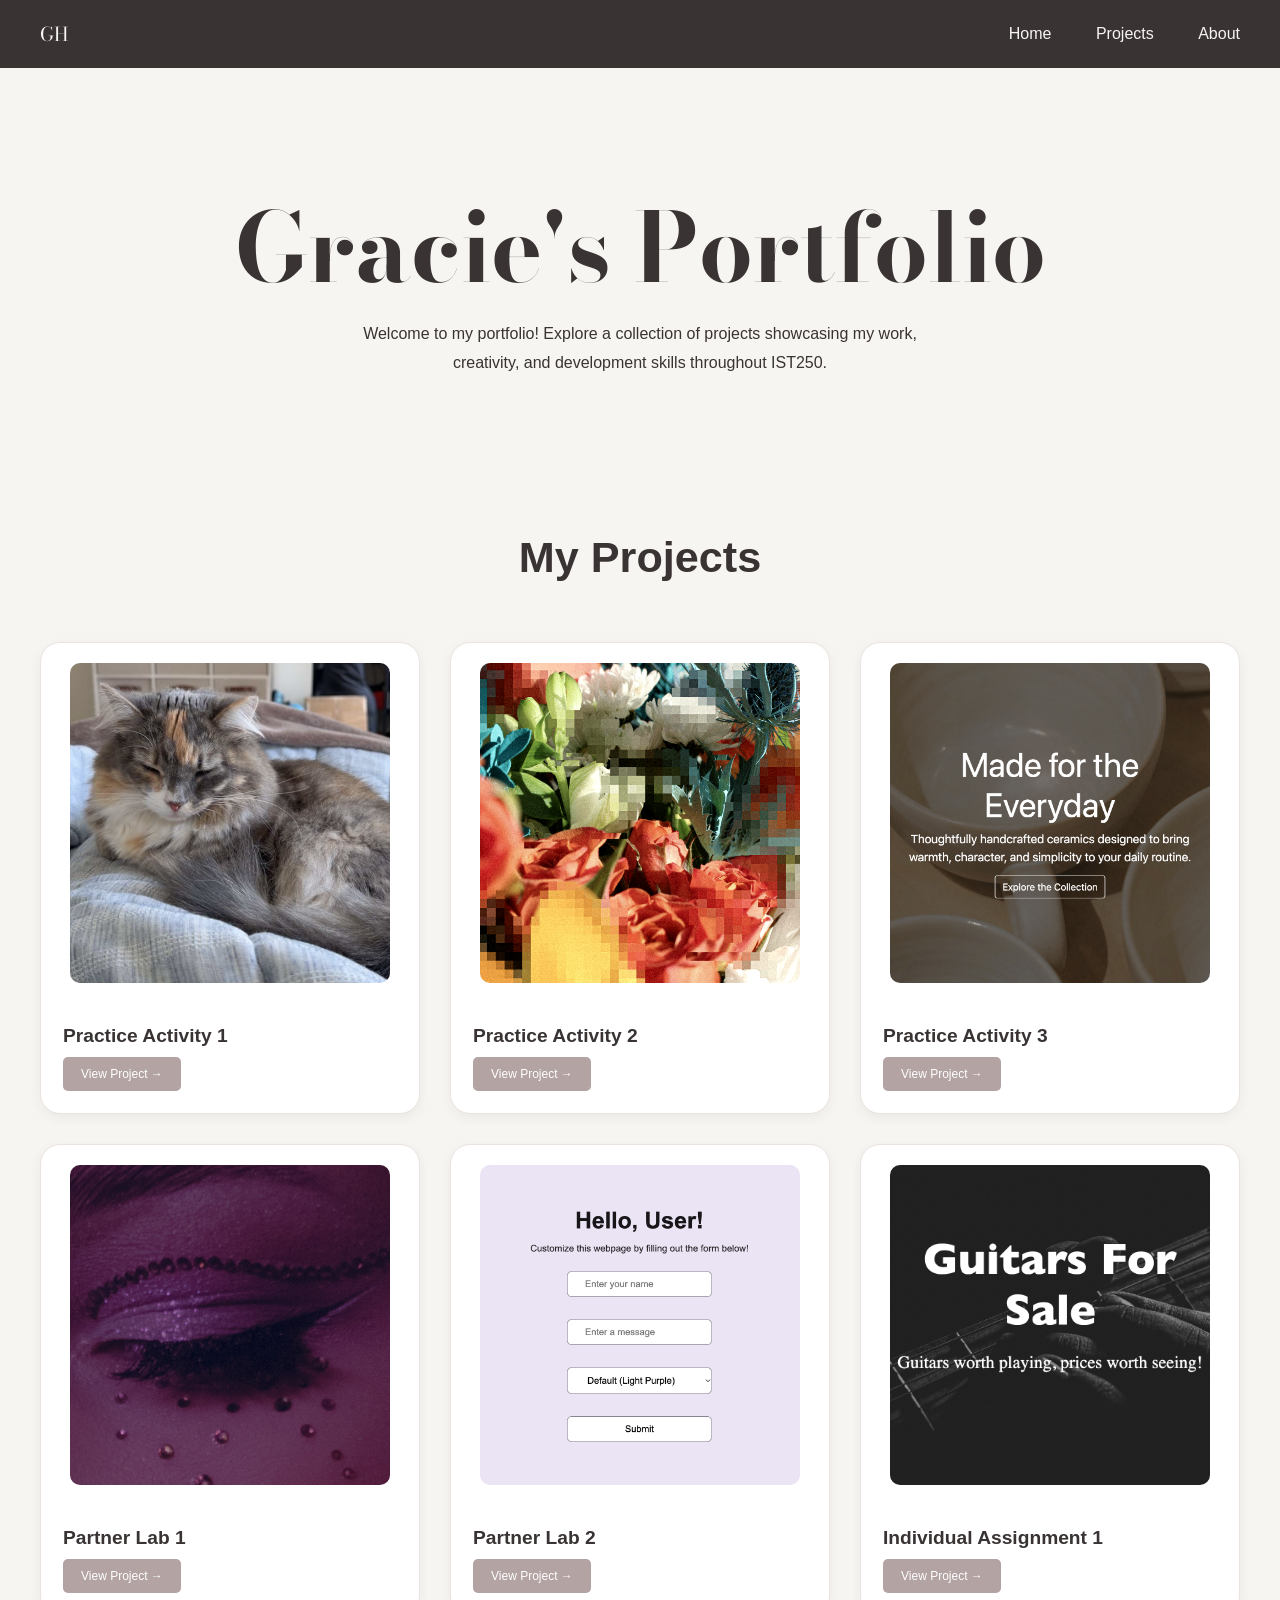
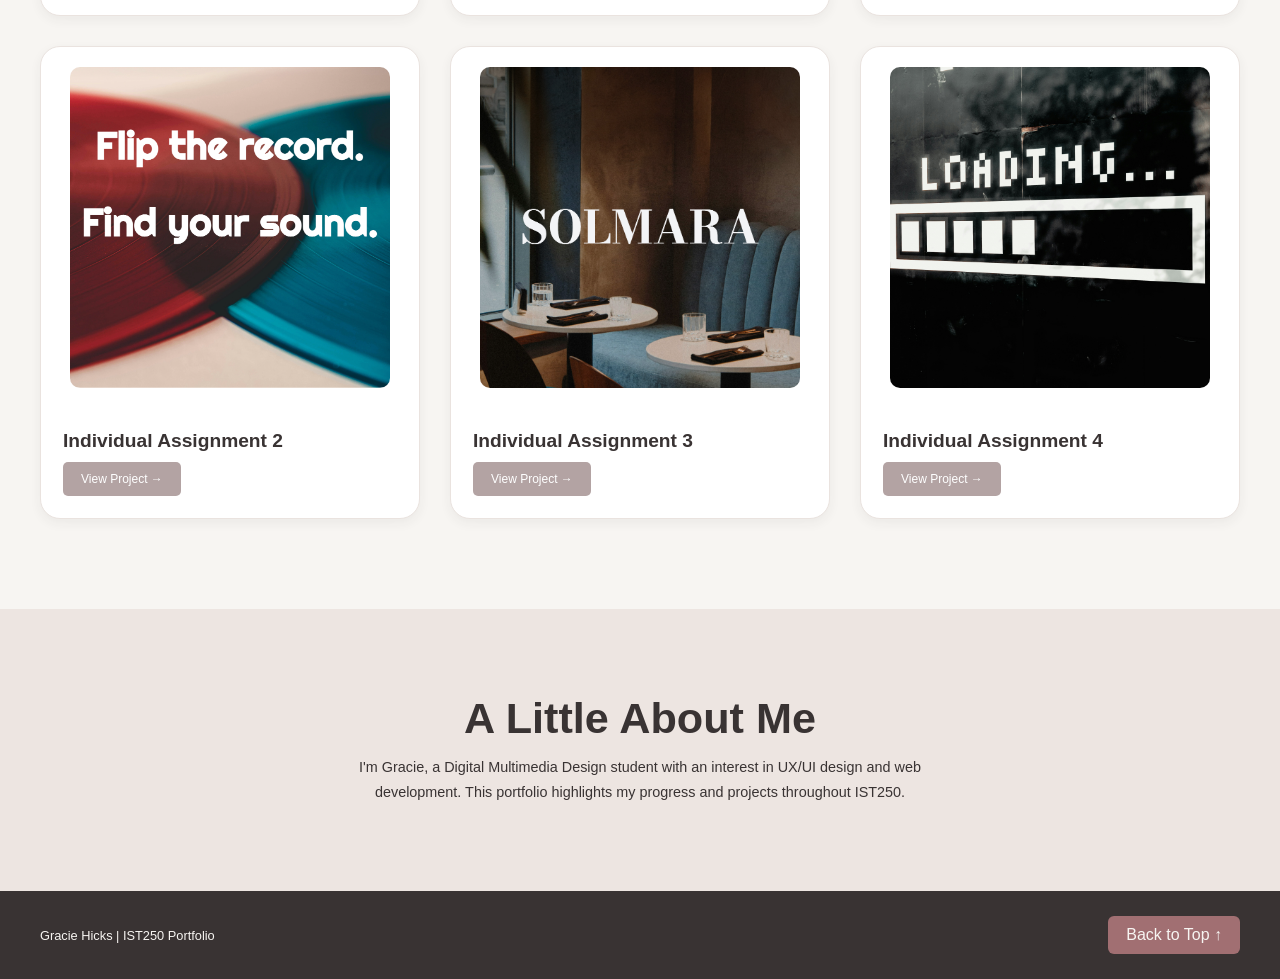
<file: index.html>
<!DOCTYPE html>
<html lang="en">
    <head>
        <meta charset="UTF-8">
        <meta name="viewport" content="width=device-width, initial-scale=1.0">
        <title>Gracie's Portfolio</title>
        <link rel="stylesheet" href="styles.css">
    </head>

    <body class="home-page">

        <div id=home class="navbar">

            <a href="#home" class="logo">GH</a>

            <nav>
             <a href="#home">Home</a>
             <a href="#projects">Projects</a>
             <a href="#about">About</a>
            </nav>
        </div>

        <header class="header-container">
            <h1>Gracie's Portfolio</h1>
            <p class="intro">Welcome to my portfolio! Explore a collection of projects
            showcasing my work, creativity, and development skills
            throughout IST250.</p>
        
        </header>


        <section id="projects" class="projects-section">
            <div class="section-heading">
                <h2>My Projects</h2>
            </div>

            <!--Practice Activities-->
            <div class="project-grid">
                <div class="project-card">
                    <img src="images/practice1.png" alt="Practice 1 screenshot">
                    <div class="project-info">
                        <h3>Practice Activity 1</h3>
                        <a href="projects/practice1/index.html" class="project-button">View Project →</a>
                    </div>
                </div>

            
                <div class="project-card">
                    <img src="images/practice2.png" alt="Practice 2 screenshot">
                    <div class="project-info">
                        <h3>Practice Activity 2</h3>
                        <a href="projects/practice2/L08_Lab_Two.html" class="project-button">View Project →</a>
                    </div>
                </div>


                <div class="project-card">
                    <img src="images/practice3.png" alt="Project 3 screenshot">
                    <div class="project-info">
                        <h3>Practice Activity 3</h3>
                        <a href="projects/practice3/product/index.html" class="project-button">View Project →</a>
                    </div>
                </div>

                <!--Partner Labs-->
                <div class="project-card">
                    <img src="images/partnerlab1.png" alt="Partner 1 screenshot">
                    <div class="project-info">
                        <h3>Partner Lab 1</h3>
                        <a href="projects/partnerlab1/home.html" class="project-button">View Project →</a>
                    </div>
                </div>

                <div class="project-card">
                    <img src="images/partnerlab2.png" alt="Partner 2 screenshot">
                    <div class="project-info">
                        <h3>Partner Lab 2</h3>
                        <a href="projects/partnerlab2/Partner_Lab_2.html" class="project-button">View Project →</a>
                    </div>
                </div>

                <!--Individual Assignments-->
                <div class="project-card">
                    <img src="images/individual1.png" alt="Individual Assignment 1 screenshot">
                    <div class="project-info">
                        <h3>Individual Assignment 1</h3>
                        <a href="projects/individual1/index.html" class="project-button">View Project →</a>
                    </div>
                </div>

                <div class="project-card">
                    <img src="images/individual2.png" alt="Individual Assignment 2 screenshot">
                    <div class="project-info">
                        <h3>Individual Assignment 2</h3>
                        <a href="projects/individual2/record_store_home.html" class="project-button">View Project →</a>
                    </div>
                </div>

                <div class="project-card">
                    <img src="images/individual3.png" alt="Individual Assignment 3 screenshot">
                    <div class="project-info">
                        <h3>Individual Assignment 3</h3>
                        <a href="projects/individual3/home.html" class="project-button">View Project →</a>
                    </div>
                </div>

                <div class="project-card">
                    <img src="images/loading.jpg" alt="Individual Assignment 4 screenshot">
                    <div class="project-info">
                        <h3>Individual Assignment 4</h3>
                        <a href="projects/individual4/index.html" class="project-button">View Project →</a>
                    </div>
                </div>
            </div>
        </section>

        <section id="about" class="about-section">
            <h2>A Little About Me</h2>
            <p>I'm Gracie, a Digital Multimedia Design student with an interest
            in UX/UI design and web development. This portfolio highlights
            my progress and projects throughout IST250.</p>
        </section>

        <footer>
            <p>Gracie Hicks | IST250 Portfolio</p>
            <a class="back-button" href="#home">Back to Top ↑</a>
        </footer>
    </body>
</html>

<!--
        <div class="project-nav">
            <a href="../../portfolio.html" class="back-button">
            ← Back to Portfolio
            </a>
        </div>
    -->
</file>
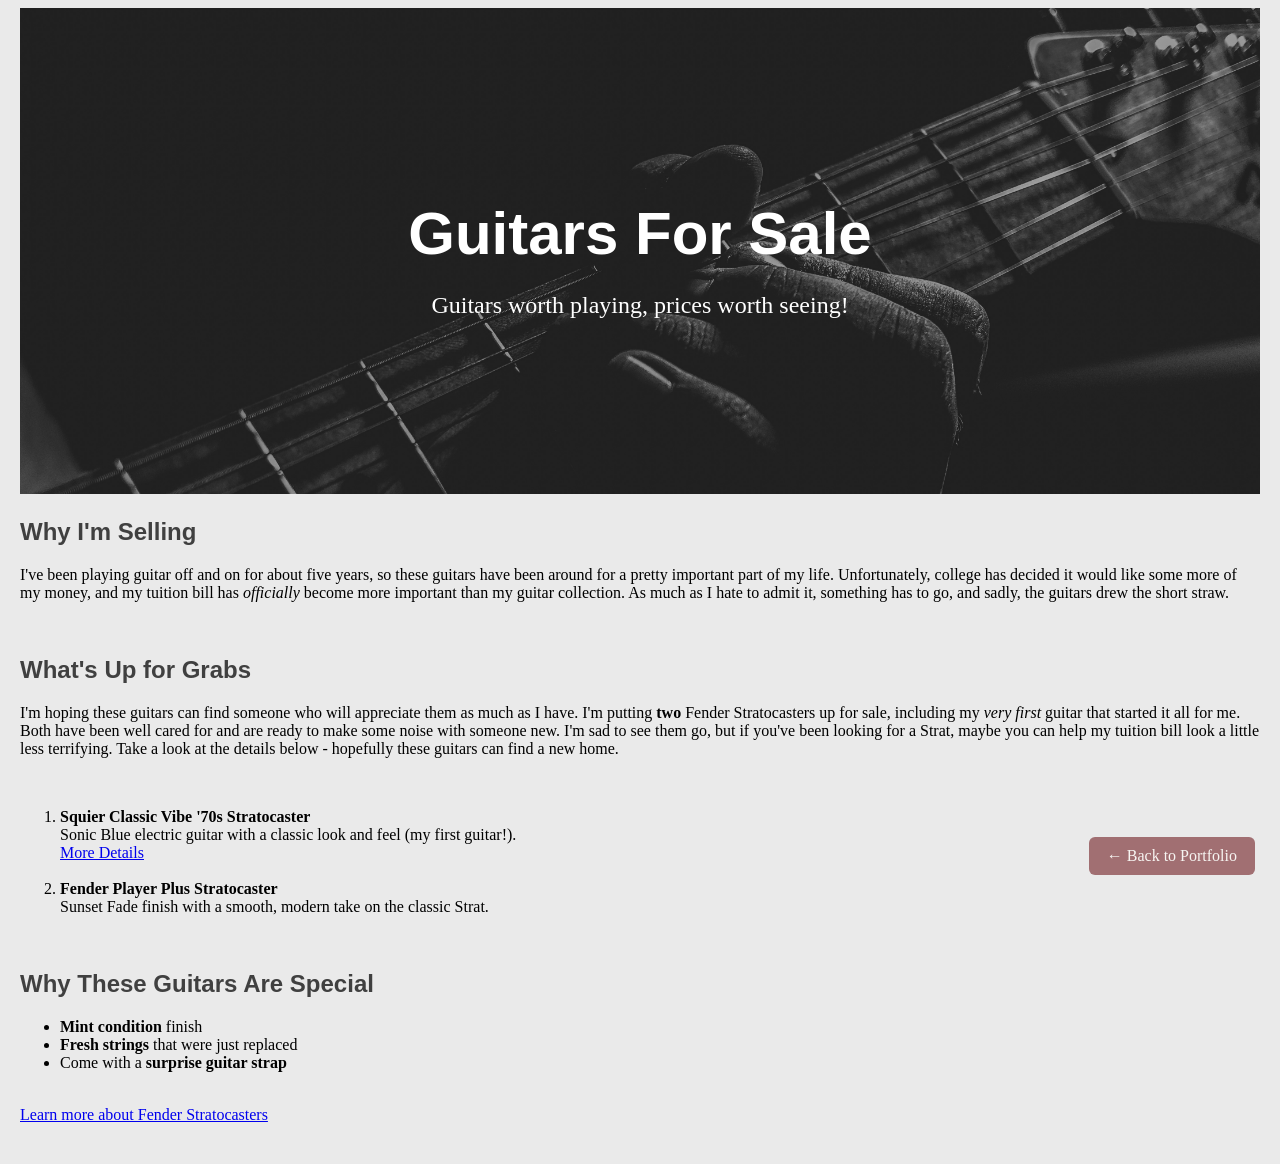
<file: projects/individual1/index.html>
<!DOCTYPE html>
<html lang="en">
    <head>
        <title>Guitars For Sale</title>
        <link rel="stylesheet" href="style.css">
    </head>
    <body>

        <div class="project-nav">
            <a href="../../index.html" class="back-button">
            ← Back to Portfolio
            </a>
        </div>
        
        <div class="image-container">
            <img src="Close-up-playing-guitar.jpg" alt="Close-up of a person playing a guitar" class="responsive-image">
            <div class="overlay-text">
                <h1>Guitars For Sale</h1>
                <p>Guitars worth playing, prices worth seeing!</p>
            </div>
        </div>
        <br>

        <h2>Why I'm Selling</h2>
        <p>I've been playing guitar off and on for about five years, so these guitars have 
            been around for a pretty important part of my life. Unfortunately, college has 
            decided it would like some more of my money, and my tuition bill has <em>officially</em> 
            become more important than my guitar collection. As much as I hate to admit it, 
            something has to go, and sadly, the guitars drew the short straw.  
        </p>
        <br>

        <h2>What's Up for Grabs</h2>
        <p>I'm hoping these guitars can find someone who will appreciate them as much as I have. 
            I'm putting <strong>two</strong> Fender Stratocasters up for sale, including my <em>very 
            first</em> guitar that started it all for me. Both have been well cared for and are ready 
            to make some noise with someone new. I'm sad to see them go, but if you've been looking 
            for a Strat, maybe you can help my tuition bill look a little less terrifying. Take a 
            look at the details below - hopefully these guitars can find a new home. 
        </p>
        <br>
        <ol>
            <li><strong>Squier Classic Vibe '70s Stratocaster</strong><br>
                Sonic Blue electric guitar with a classic look and feel (my first guitar!).<br>
                <a href="itemdetail1.html">More Details</a>
            </li>
            <br>
            <li><strong>Fender Player Plus Stratocaster</strong><br>
                Sunset Fade finish with a smooth, modern take on the classic Strat.
            </li>
        </ol>
        <br>

        <h2>Why These Guitars Are Special</h2>
        <ul>
            <li><strong>Mint condition</strong> finish</li>
            <li><strong>Fresh strings</strong>  that were just replaced</li>
            <li>Come with a <strong>surprise guitar strap</strong></li>
        </ul>
        <br>
        <a href="https://en.wikipedia.org/wiki/Fender_Stratocaster">Learn more about Fender Stratocasters</a>
    </body>
</html>
</file>
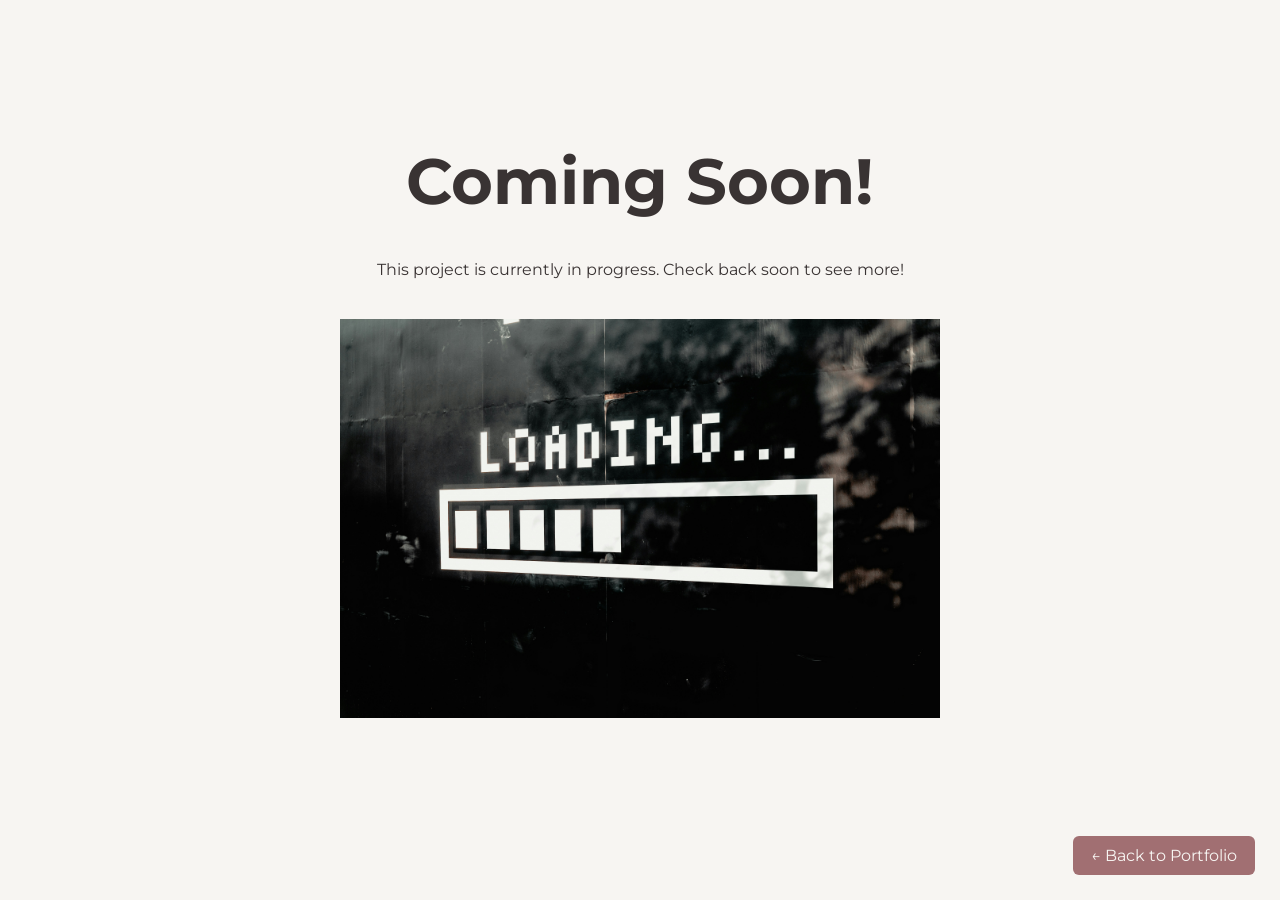
<file: projects/individual4/index.html>
<!DOCTYPE html>
<html lang="en">
    <head>
        <meta charset="UTF-8">
        <meta name="viewport" content="width=device-width, initial-scale=1.0">
        <title>Gracie's Portfolio</title>
        <link rel="stylesheet" href="style.css">
    </head>

    <body>

        <div class="project-nav">
            <a href="../../index.html" class="back-button">
            ← Back to Portfolio
            </a>
        </div>

        <main class="coming-soon">
            <h1>Coming Soon!</h1>
            <p>This project is currently in progress. Check back soon to see more!</p>

            <img src="loading.jpg" alt="loading symbol" class="loading-img">
        </main>
    </body>
</file>
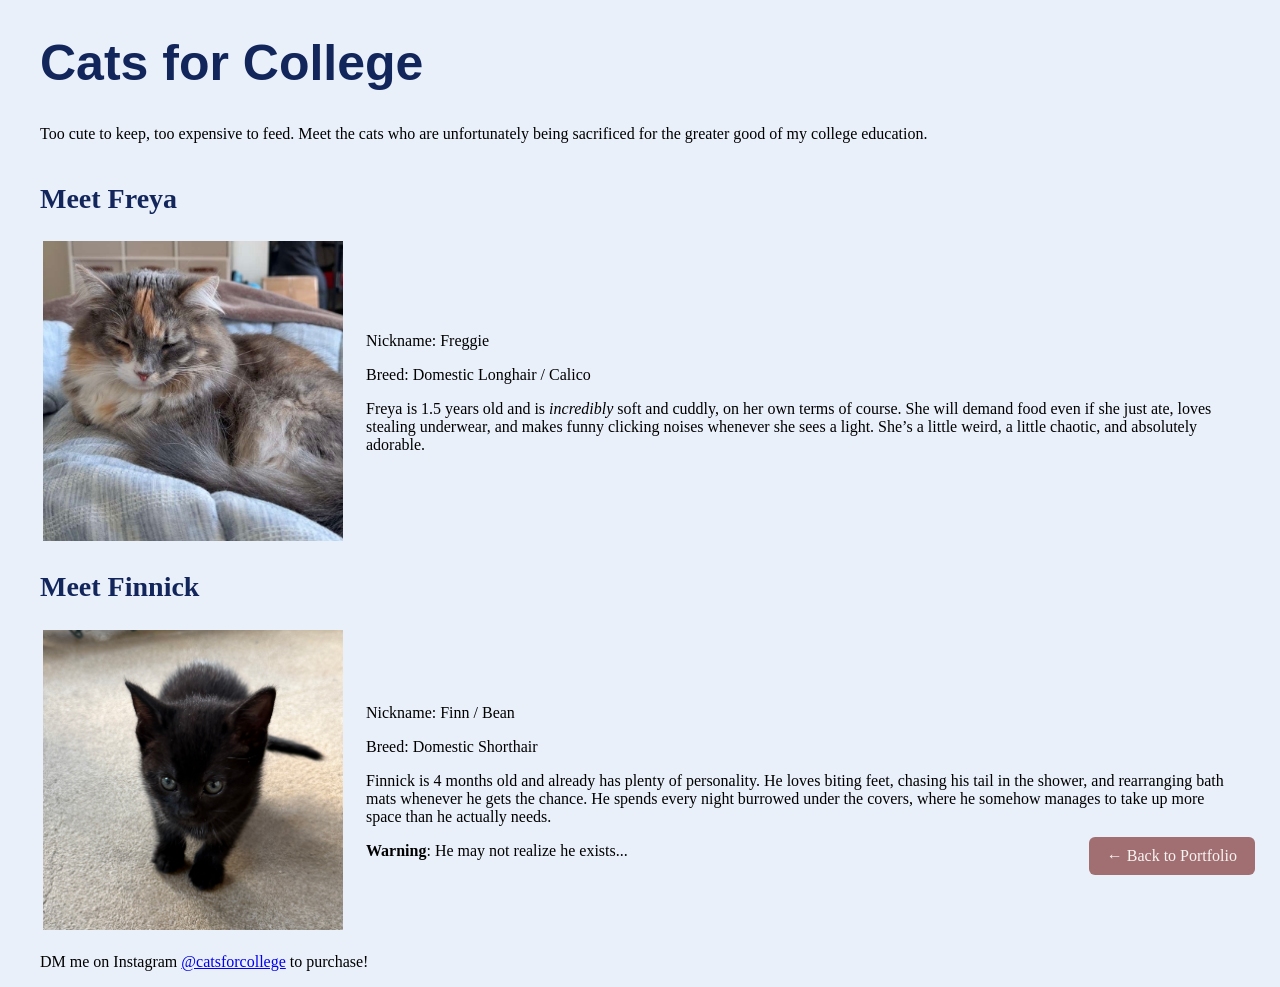
<file: projects/practice1/index.html>
<!DOCTYPE html>
<html lang="en">
    <head>
        <meta charset="utf-8">
        <title>Cats for College</title>
    </head>

    <body style="margin-left: 40px; margin-right: 40px; background-color: #e9f0fa">

        <div class="project-nav" style="position: fixed;
    bottom: 25px;
    right: 25px;
    z-index: 1000;">
            <a href="../../index.html" class="back-button" style="display: inline-block;
    background-color: #a16f72;
    color: #F7F5F2;
    text-decoration: none;
    font-size: 1rem;
    transition: color 0.3s;
    padding: 10px 18px;
    border-radius: 6px;
    transition: background-color 0.3s;"
    onmouseover="this.style.backgroundColor='#393333'"
    onmouseout="this.style.backgroundColor='#A16F72'">
            ← Back to Portfolio
            </a>
        </div>
        
        <h1 style="font-family:'Gill Sans', 'Gill Sans MT', Calibri, 'Trebuchet MS', sans-serif; font-size: 50px; color: #13265c">Cats for College</h1>
        <p style="font-size: 16px; margin-bottom: 40px">Too cute to keep, too expensive to feed. Meet the cats who are unfortunately being sacrificed for the greater good of my college education.</p>

        <h2 style="font-family: Georgia, 'Times New Roman', Times, serif; font-size: 28px; color: #13265c">Meet Freya</h2>
        <table>
            <tr>
                <td><img src="Fluffy-grey-cat-named-Freya.jpg" alt="Fluffy grey cat named Freya" style="width: 300px; height: 300px;"></td>
                <td style="padding-left: 20px">
                    <p>Nickname: Freggie</p>
                    <p>Breed: Domestic Longhair / Calico</p>
                    <p>Freya is 1.5 years old and is <em>incredibly</em> soft and cuddly, on her own terms of course. She will demand food even if she just ate, loves stealing underwear, and makes funny clicking noises whenever she sees a light. She’s a little weird, a little chaotic, and absolutely adorable.</p></td>
            </tr>
        </table>

        <h2 style="font-family: Georgia, 'Times New Roman', Times, serif; font-size: 28px; color: #13265c">Meet Finnick</h2>
        <table>
            <tr>
                <td><img src="Small-black-cat-named-Finnick.jpg" alt="Small black cat named Finnick" style="width: 300px; height: 300px;"></td>
                <td style="padding-left: 20px">
                    <p>Nickname: Finn / Bean</p>
                    <p>Breed: Domestic Shorthair</p>
                    <p>Finnick is 4 months old and already has plenty of personality. He loves biting feet, chasing his tail in the shower, and rearranging bath mats whenever he gets the chance. He spends every night burrowed under the covers, where he somehow manages to take up more space than he actually needs.</p>
                    <p><strong>Warning</strong>: He may not realize he exists...</p></td>
            </tr>
        </table>

        <p>DM me on Instagram <a href="https://www.instagram.com/catsforcollege/" target="_blank">@catsforcollege</a> to purchase!</p>

    </body>

</html>
</file>
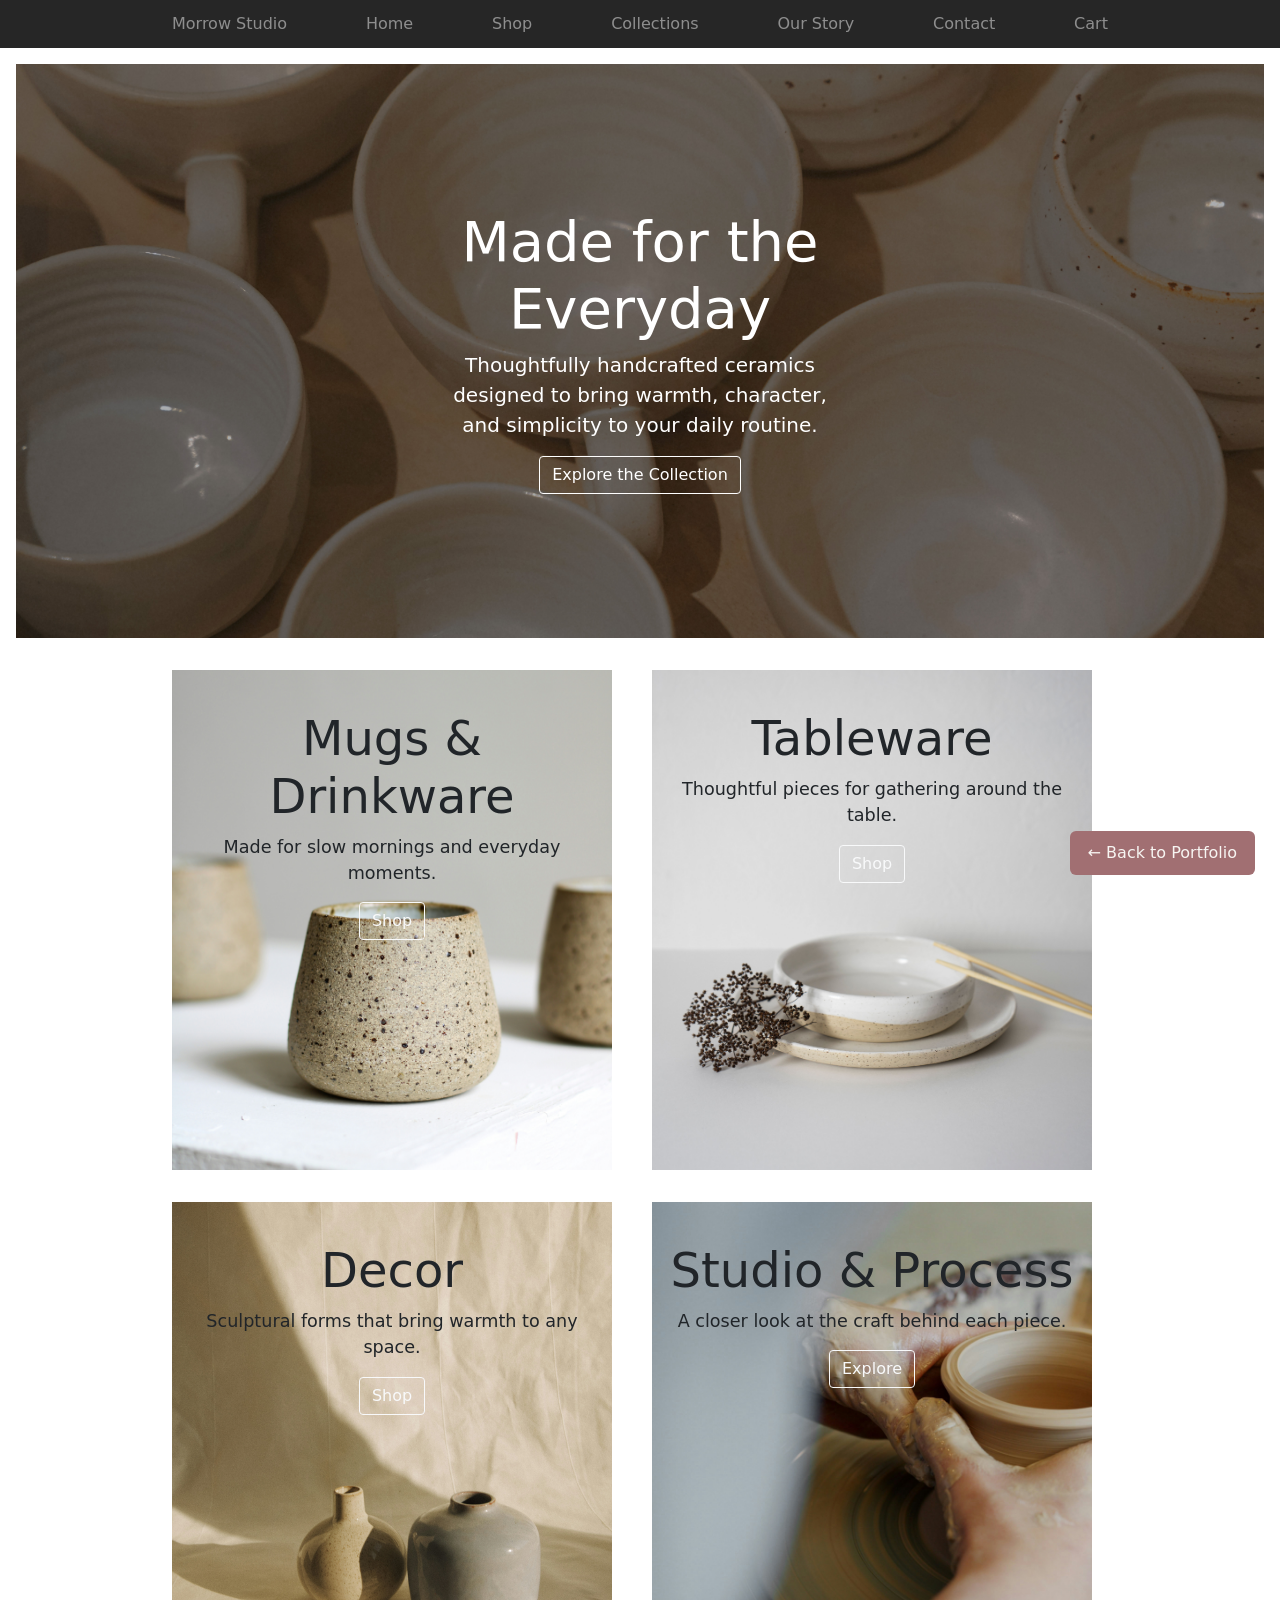
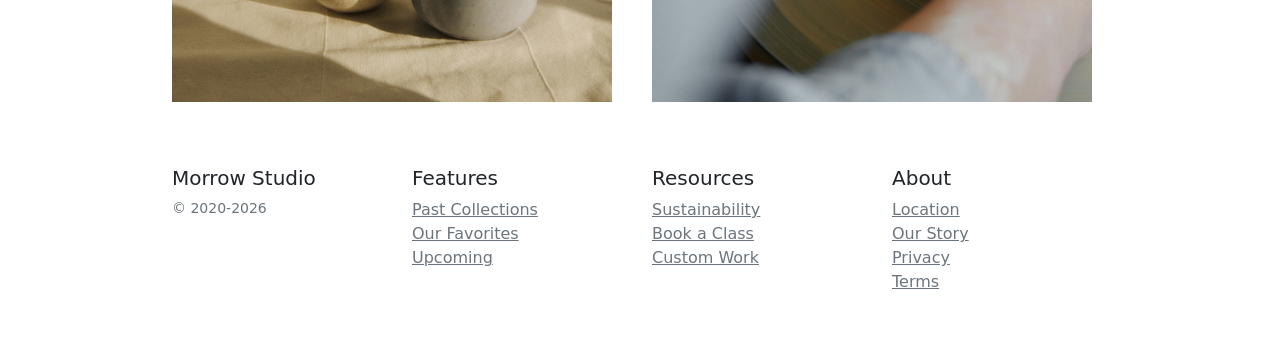
<file: projects/practice3/product/index.html>
<!doctype html>
<html lang="en">
  <head>
    <meta charset="utf-8">
    <meta name="viewport" content="width=device-width, initial-scale=1">
    <meta name="description" content="">
    <meta name="author" content="Mark Otto, Jacob Thornton, and Bootstrap contributors">
    <meta name="generator" content="Hugo 0.88.1">
    <title>Morrow Studio | Handmade Ceramics</title>

    <link rel="canonical" href="https://getbootstrap.com/docs/5.1/examples/product/">

    

    <!-- Bootstrap core CSS -->
<link href="../assets/dist/css/bootstrap.min.css" rel="stylesheet">

    <style>
      .bd-placeholder-img {
        font-size: 1.125rem;
        text-anchor: middle;
        -webkit-user-select: none;
        -moz-user-select: none;
        user-select: none;
      }

      @media (min-width: 768px) {
        .bd-placeholder-img-lg {
          font-size: 3.5rem;
        }
      }
    </style>

    
    <!-- Custom styles for this template -->
    <link href="product.css" rel="stylesheet">
  </head>
  <body>

    <div class="project-nav">
            <a href="../../../index.html" class="back-button">
            ← Back to Portfolio
            </a>
        </div>
    
<header class="site-header sticky-top py-1">
  <nav class="container d-flex flex-column flex-md-row justify-content-between">
    
    <a class="py-2" href="#" aria-label="Product">
      Morrow Studio
    </a>
    <a class="py-2 d-none d-md-inline-block" href="#">Home</a>
    <a class="py-2 d-none d-md-inline-block" href="#">Shop</a>
    <a class="py-2 d-none d-md-inline-block" href="#">Collections</a>
    <a class="py-2 d-none d-md-inline-block" href="#">Our Story</a>
    <a class="py-2 d-none d-md-inline-block" href="#">Contact</a>
    <a class="py-2 d-none d-md-inline-block" href="#">Cart</a>
  </nav>
</header>

<main>
  <div class="position-relative overflow-hidden p-3 p-md-5 m-md-3 text-center bg-light">

    <img src="header_ceramic.jpg"
    class="w-100 h-100 position-absolute top-0 start-0"
    style="object-fit: cover;"
    alt="An array of ceramic pottery">

    <div class="col-md-5 p-lg-5 mx-auto my-5 position-relative">

      <h1 class="header display-4 fw-normal">Made for the Everyday</h1>
      <p class="header-p lead fw-normal">Thoughtfully handcrafted ceramics designed to bring warmth,
            character, and simplicity to your daily routine.</p>
      <a class="header-btn btn btn-outline-secondary" href="#collections">Explore the Collection</a>
    </div>
  </div>

  <div class="container">
      <div class="row">

        <div class="col-md-6">
          <div class="me-md-3 my-md-3 text-center overflow-hidden position-relative" style="height: 500px">

            <img src="mug.jpg"
              class="w-100 h-100 position-absolute top-0 start-0"
              style="object-fit: cover;"
              alt="Handmade ceramic mug with earth-toned glaze">

            <div class="collection-content">
              <h2 class="display-5">Mugs & Drinkware</h2>
              <p class="collection-p lead">Made for slow mornings and everyday moments.</p>
              <a class="btn btn-outline-light" href="mugs.html">Shop</a>
            </div>

          </div>
        </div>

        <div class="col-md-6">
          <div class="me-md-3 my-md-3 text-center overflow-hidden position-relative" style="height: 500px">

            <img src="plate.jpg"
              class="w-100 h-100 position-absolute top-0 start-0"
              style="object-fit: cover;"
             alt="Handmade ceramic mug with earth-toned glaze">

            <div class="collection-content">
              <h2 class="display-5">Tableware</h2>
              <p class="collection-p lead">Thoughtful pieces for gathering around the table.</p>
              <a class="btn btn-outline-light" href="tableware.html">Shop</a>
            </div>

          </div>
        </div>

        <div class="col-md-6">
          <div class="me-md-3 my-md-3 text-center overflow-hidden position-relative" style="height: 500px">

            <img src="vases.jpg"
              class="w-100 h-100 position-absolute top-0 start-0"
              style="object-fit: cover;"
             alt="Handmade ceramic mug with earth-toned glaze">

            <div class="collection-content">
              <h2 class="display-5">Decor</h2>
              <p class="collection-p lead">Sculptural forms that bring warmth to any space.</p>
              <a class="btn btn-outline-light" href="decor.html">Shop</a>
            </div>

          </div>
        </div>

        <div class="col-md-6">
          <div class="me-md-3 my-md-3 text-center overflow-hidden position-relative" style="height: 500px">

            <img src="hands.jpg"
              class="w-100 h-100 position-absolute top-0 start-0"
              style="object-fit: cover;"
             alt="Handmade ceramic mug with earth-toned glaze">

            <div class="collection-content">
              <h2 class="display-5">Studio & Process</h2>
              <p class="collection-p lead">A closer look at the craft behind each piece.</p>
              <a class="btn btn-outline-light" href="studio.html">Explore</a>
            </div>

          </div>
        </div>

    </div>
</main>

<footer class="container py-5">
  <div class="row">
    <div class="col-12 col-md">
      <h5>Morrow Studio</h5>
      <small class="d-block mb-3 text-muted">&copy; 2020-2026</small>
    </div>
    <div class="col-6 col-md">
      <h5>Features</h5>
      <ul class="list-unstyled text-small">
        <li><a class="link-secondary" href="#">Past Collections</a></li>
        <li><a class="link-secondary" href="#">Our Favorites</a></li>
        <li><a class="link-secondary" href="#">Upcoming</a></li>
      </ul>
    </div>
    <div class="col-6 col-md">
      <h5>Resources</h5>
      <ul class="list-unstyled text-small">
        <li><a class="link-secondary" href="#">Sustainability</a></li>
        <li><a class="link-secondary" href="#">Book a Class</a></li>
        <li><a class="link-secondary" href="#">Custom Work</a></li>
      </ul>
    </div>
    <div class="col-6 col-md">
      <h5>About</h5>
      <ul class="list-unstyled text-small">
        <li><a class="link-secondary" href="#">Location</a></li>
        <li><a class="link-secondary" href="#">Our Story</a></li>
        <li><a class="link-secondary" href="#">Privacy</a></li>
        <li><a class="link-secondary" href="#">Terms</a></li>
      </ul>
    </div>
  </div>
</footer>


    <script src="../assets/dist/js/bootstrap.bundle.min.js"></script>

      
  </body>
</html>
</file>
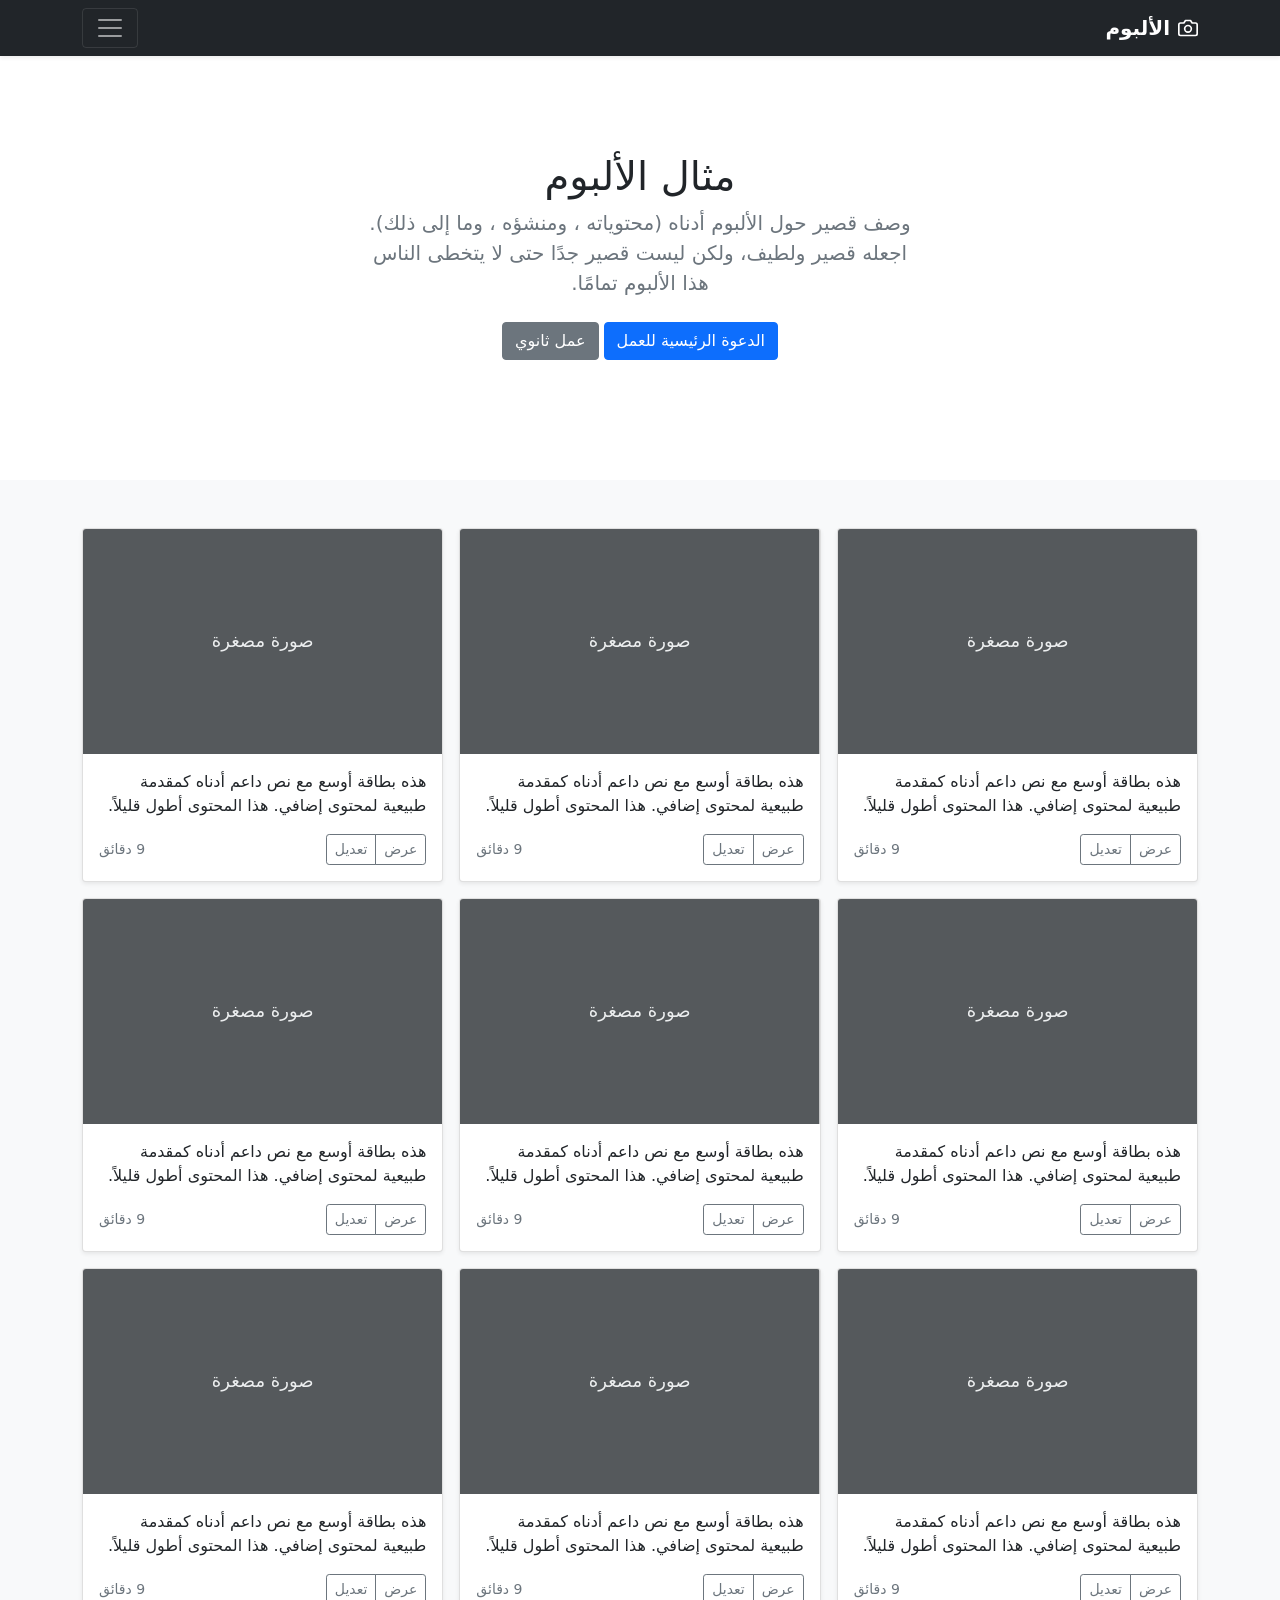
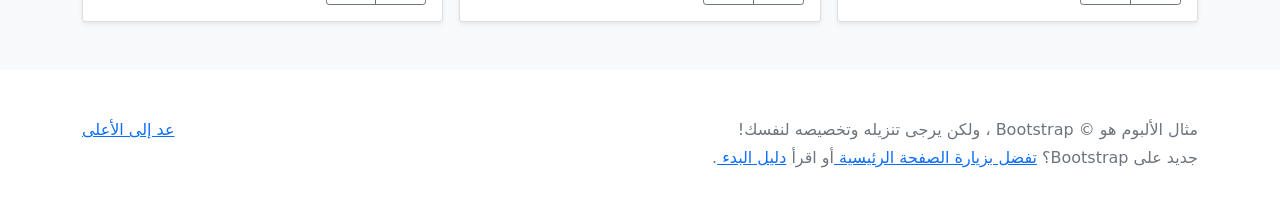
<file: projects/practice3/bootstrap-5.1.3-examples/album-rtl/index.html>
<!doctype html>
<html lang="ar" dir="rtl">
  <head>
    <meta charset="utf-8">
    <meta name="viewport" content="width=device-width, initial-scale=1">
    <meta name="description" content="">
    <meta name="author" content="Mark Otto, Jacob Thornton, and Bootstrap contributors">
    <meta name="generator" content="Hugo 0.88.1">
    <title>مثال الألبوم · Bootstrap v5.1</title>

    <link rel="canonical" href="https://getbootstrap.com/docs/5.1/examples/album-rtl/">

    

    <!-- Bootstrap core CSS -->
<link href="../assets/dist/css/bootstrap.rtl.min.css" rel="stylesheet">

    <style>
      .bd-placeholder-img {
        font-size: 1.125rem;
        text-anchor: middle;
        -webkit-user-select: none;
        -moz-user-select: none;
        user-select: none;
      }

      @media (min-width: 768px) {
        .bd-placeholder-img-lg {
          font-size: 3.5rem;
        }
      }
    </style>

    
  </head>
  <body>
    
<header>
  <div class="collapse bg-dark" id="navbarHeader">
    <div class="container">
      <div class="row">
        <div class="col-sm-8 col-md-7 py-4">
          <h4 class="text-white">حول</h4>
          <p class="text-muted">أضف بعض المعلومات حول الألبوم، المؤلف، أو أي سياق خلفية آخر. اجعلها بضع جمل حتى يتمكن الزوار من التقاط بعض التلميحات المفيدة. ثم اربطها ببعض مواقع التواصل الاجتماعي أو معلومات الاتصال.</p>
        </div>
        <div class="col-sm-4 offset-md-1 py-4">
          <h4 class="text-white">تواصل معي</h4>
          <ul class="list-unstyled">
            <li><a href="#" class="text-white">تابعني على تويتر</a></li>
            <li><a href="#" class="text-white">شاركني الإعجاب في فيسبوك</a></li>
            <li><a href="#" class="text-white">راسلني على البريد الإلكتروني</a></li>
          </ul>
        </div>
      </div>
    </div>
  </div>
  <div class="navbar navbar-dark bg-dark shadow-sm">
    <div class="container">
      <a href="#" class="navbar-brand d-flex align-items-center">
        <svg xmlns="http://www.w3.org/2000/svg" width="20" height="20" fill="none" stroke="currentColor" stroke-linecap="round" stroke-linejoin="round" stroke-width="2" aria-hidden="true" class="me-2" viewBox="0 0 24 24"><path d="M23 19a2 2 0 0 1-2 2H3a2 2 0 0 1-2-2V8a2 2 0 0 1 2-2h4l2-3h6l2 3h4a2 2 0 0 1 2 2z"/><circle cx="12" cy="13" r="4"/></svg>
        <strong>الألبوم</strong>
      </a>
      <button class="navbar-toggler" type="button" data-bs-toggle="collapse" data-bs-target="#navbarHeader" aria-controls="navbarHeader" aria-expanded="false" aria-label="تبديل التنقل">
        <span class="navbar-toggler-icon"></span>
      </button>
    </div>
  </div>
</header>

<main>

  <section class="py-5 text-center container">
    <div class="row py-lg-5">
      <div class="col-lg-6 col-md-8 mx-auto">
        <h1 class="fw-light">مثال الألبوم</h1>
        <p class="lead text-muted">وصف قصير حول الألبوم أدناه (محتوياته ، ومنشؤه ، وما إلى ذلك). اجعله قصير ولطيف، ولكن ليست قصير جدًا حتى لا يتخطى الناس هذا الألبوم تمامًا.</p>
        <p>
          <a href="#" class="btn btn-primary my-2">الدعوة الرئيسية للعمل</a>
          <a href="#" class="btn btn-secondary my-2">عمل ثانوي</a>
        </p>
      </div>
    </div>
  </section>

  <div class="album py-5 bg-light">
    <div class="container">

      <div class="row row-cols-1 row-cols-sm-2 row-cols-md-3 g-3">
        <div class="col">
          <div class="card shadow-sm">
            <svg class="bd-placeholder-img card-img-top" width="100%" height="225" xmlns="http://www.w3.org/2000/svg" role="img" aria-label="Placeholder: صورة مصغرة" preserveAspectRatio="xMidYMid slice" focusable="false"><title>Placeholder</title><rect width="100%" height="100%" fill="#55595c"/><text x="50%" y="50%" fill="#eceeef" dy=".3em">صورة مصغرة</text></svg>

            <div class="card-body">
              <p class="card-text">هذه بطاقة أوسع مع نص داعم أدناه كمقدمة طبيعية لمحتوى إضافي. هذا المحتوى أطول قليلاً.</p>
              <div class="d-flex justify-content-between align-items-center">
                <div class="btn-group">
                  <button type="button" class="btn btn-sm btn-outline-secondary">عرض</button>
                  <button type="button" class="btn btn-sm btn-outline-secondary">تعديل</button>
                </div>
                <small class="text-muted">9 دقائق</small>
              </div>
            </div>
          </div>
        </div>
        <div class="col">
          <div class="card shadow-sm">
            <svg class="bd-placeholder-img card-img-top" width="100%" height="225" xmlns="http://www.w3.org/2000/svg" role="img" aria-label="Placeholder: صورة مصغرة" preserveAspectRatio="xMidYMid slice" focusable="false"><title>Placeholder</title><rect width="100%" height="100%" fill="#55595c"/><text x="50%" y="50%" fill="#eceeef" dy=".3em">صورة مصغرة</text></svg>

            <div class="card-body">
              <p class="card-text">هذه بطاقة أوسع مع نص داعم أدناه كمقدمة طبيعية لمحتوى إضافي. هذا المحتوى أطول قليلاً.</p>
              <div class="d-flex justify-content-between align-items-center">
                <div class="btn-group">
                  <button type="button" class="btn btn-sm btn-outline-secondary">عرض</button>
                  <button type="button" class="btn btn-sm btn-outline-secondary">تعديل</button>
                </div>
                <small class="text-muted">9 دقائق</small>
              </div>
            </div>
          </div>
        </div>
        <div class="col">
          <div class="card shadow-sm">
            <svg class="bd-placeholder-img card-img-top" width="100%" height="225" xmlns="http://www.w3.org/2000/svg" role="img" aria-label="Placeholder: صورة مصغرة" preserveAspectRatio="xMidYMid slice" focusable="false"><title>Placeholder</title><rect width="100%" height="100%" fill="#55595c"/><text x="50%" y="50%" fill="#eceeef" dy=".3em">صورة مصغرة</text></svg>

            <div class="card-body">
              <p class="card-text">هذه بطاقة أوسع مع نص داعم أدناه كمقدمة طبيعية لمحتوى إضافي. هذا المحتوى أطول قليلاً.</p>
              <div class="d-flex justify-content-between align-items-center">
                <div class="btn-group">
                  <button type="button" class="btn btn-sm btn-outline-secondary">عرض</button>
                  <button type="button" class="btn btn-sm btn-outline-secondary">تعديل</button>
                </div>
                <small class="text-muted">9 دقائق</small>
              </div>
            </div>
          </div>
        </div>

        <div class="col">
          <div class="card shadow-sm">
            <svg class="bd-placeholder-img card-img-top" width="100%" height="225" xmlns="http://www.w3.org/2000/svg" role="img" aria-label="Placeholder: صورة مصغرة" preserveAspectRatio="xMidYMid slice" focusable="false"><title>Placeholder</title><rect width="100%" height="100%" fill="#55595c"/><text x="50%" y="50%" fill="#eceeef" dy=".3em">صورة مصغرة</text></svg>

            <div class="card-body">
              <p class="card-text">هذه بطاقة أوسع مع نص داعم أدناه كمقدمة طبيعية لمحتوى إضافي. هذا المحتوى أطول قليلاً.</p>
              <div class="d-flex justify-content-between align-items-center">
                <div class="btn-group">
                  <button type="button" class="btn btn-sm btn-outline-secondary">عرض</button>
                  <button type="button" class="btn btn-sm btn-outline-secondary">تعديل</button>
                </div>
                <small class="text-muted">9 دقائق</small>
              </div>
            </div>
          </div>
        </div>
        <div class="col">
          <div class="card shadow-sm">
            <svg class="bd-placeholder-img card-img-top" width="100%" height="225" xmlns="http://www.w3.org/2000/svg" role="img" aria-label="Placeholder: صورة مصغرة" preserveAspectRatio="xMidYMid slice" focusable="false"><title>Placeholder</title><rect width="100%" height="100%" fill="#55595c"/><text x="50%" y="50%" fill="#eceeef" dy=".3em">صورة مصغرة</text></svg>

            <div class="card-body">
              <p class="card-text">هذه بطاقة أوسع مع نص داعم أدناه كمقدمة طبيعية لمحتوى إضافي. هذا المحتوى أطول قليلاً.</p>
              <div class="d-flex justify-content-between align-items-center">
                <div class="btn-group">
                  <button type="button" class="btn btn-sm btn-outline-secondary">عرض</button>
                  <button type="button" class="btn btn-sm btn-outline-secondary">تعديل</button>
                </div>
                <small class="text-muted">9 دقائق</small>
              </div>
            </div>
          </div>
        </div>
        <div class="col">
          <div class="card shadow-sm">
            <svg class="bd-placeholder-img card-img-top" width="100%" height="225" xmlns="http://www.w3.org/2000/svg" role="img" aria-label="Placeholder: صورة مصغرة" preserveAspectRatio="xMidYMid slice" focusable="false"><title>Placeholder</title><rect width="100%" height="100%" fill="#55595c"/><text x="50%" y="50%" fill="#eceeef" dy=".3em">صورة مصغرة</text></svg>

            <div class="card-body">
              <p class="card-text">هذه بطاقة أوسع مع نص داعم أدناه كمقدمة طبيعية لمحتوى إضافي. هذا المحتوى أطول قليلاً.</p>
              <div class="d-flex justify-content-between align-items-center">
                <div class="btn-group">
                  <button type="button" class="btn btn-sm btn-outline-secondary">عرض</button>
                  <button type="button" class="btn btn-sm btn-outline-secondary">تعديل</button>
                </div>
                <small class="text-muted">9 دقائق</small>
              </div>
            </div>
          </div>
        </div>

        <div class="col">
          <div class="card shadow-sm">
            <svg class="bd-placeholder-img card-img-top" width="100%" height="225" xmlns="http://www.w3.org/2000/svg" role="img" aria-label="Placeholder: صورة مصغرة" preserveAspectRatio="xMidYMid slice" focusable="false"><title>Placeholder</title><rect width="100%" height="100%" fill="#55595c"/><text x="50%" y="50%" fill="#eceeef" dy=".3em">صورة مصغرة</text></svg>

            <div class="card-body">
              <p class="card-text">هذه بطاقة أوسع مع نص داعم أدناه كمقدمة طبيعية لمحتوى إضافي. هذا المحتوى أطول قليلاً.</p>
              <div class="d-flex justify-content-between align-items-center">
                <div class="btn-group">
                  <button type="button" class="btn btn-sm btn-outline-secondary">عرض</button>
                  <button type="button" class="btn btn-sm btn-outline-secondary">تعديل</button>
                </div>
                <small class="text-muted">9 دقائق</small>
              </div>
            </div>
          </div>
        </div>
        <div class="col">
          <div class="card shadow-sm">
            <svg class="bd-placeholder-img card-img-top" width="100%" height="225" xmlns="http://www.w3.org/2000/svg" role="img" aria-label="Placeholder: صورة مصغرة" preserveAspectRatio="xMidYMid slice" focusable="false"><title>Placeholder</title><rect width="100%" height="100%" fill="#55595c"/><text x="50%" y="50%" fill="#eceeef" dy=".3em">صورة مصغرة</text></svg>

            <div class="card-body">
              <p class="card-text">هذه بطاقة أوسع مع نص داعم أدناه كمقدمة طبيعية لمحتوى إضافي. هذا المحتوى أطول قليلاً.</p>
              <div class="d-flex justify-content-between align-items-center">
                <div class="btn-group">
                  <button type="button" class="btn btn-sm btn-outline-secondary">عرض</button>
                  <button type="button" class="btn btn-sm btn-outline-secondary">تعديل</button>
                </div>
                <small class="text-muted">9 دقائق</small>
              </div>
            </div>
          </div>
        </div>
        <div class="col">
          <div class="card shadow-sm">
            <svg class="bd-placeholder-img card-img-top" width="100%" height="225" xmlns="http://www.w3.org/2000/svg" role="img" aria-label="Placeholder: صورة مصغرة" preserveAspectRatio="xMidYMid slice" focusable="false"><title>Placeholder</title><rect width="100%" height="100%" fill="#55595c"/><text x="50%" y="50%" fill="#eceeef" dy=".3em">صورة مصغرة</text></svg>

            <div class="card-body">
              <p class="card-text">هذه بطاقة أوسع مع نص داعم أدناه كمقدمة طبيعية لمحتوى إضافي. هذا المحتوى أطول قليلاً.</p>
              <div class="d-flex justify-content-between align-items-center">
                <div class="btn-group">
                  <button type="button" class="btn btn-sm btn-outline-secondary">عرض</button>
                  <button type="button" class="btn btn-sm btn-outline-secondary">تعديل</button>
                </div>
                <small class="text-muted">9 دقائق</small>
              </div>
            </div>
          </div>
        </div>
      </div>
    </div>
  </div>

</main>

<footer class="text-muted py-5">
  <div class="container">
    <p class="float-end mb-1">
      <a href="#">عد إلى الأعلى</a>
    </p>
    <p class="mb-1">مثال الألبوم هو © Bootstrap ، ولكن يرجى تنزيله وتخصيصه لنفسك!</p>
    <p class="mb-0">جديد على Bootstrap؟ <a href="/"> تفضل بزيارة الصفحة الرئيسية </a> أو اقرأ <a href="../getting-started/introduction/ "> دليل البدء </a>.</p>
  </div>
</footer>


    <script src="../assets/dist/js/bootstrap.bundle.min.js"></script>

      
  </body>
</html>
</file>
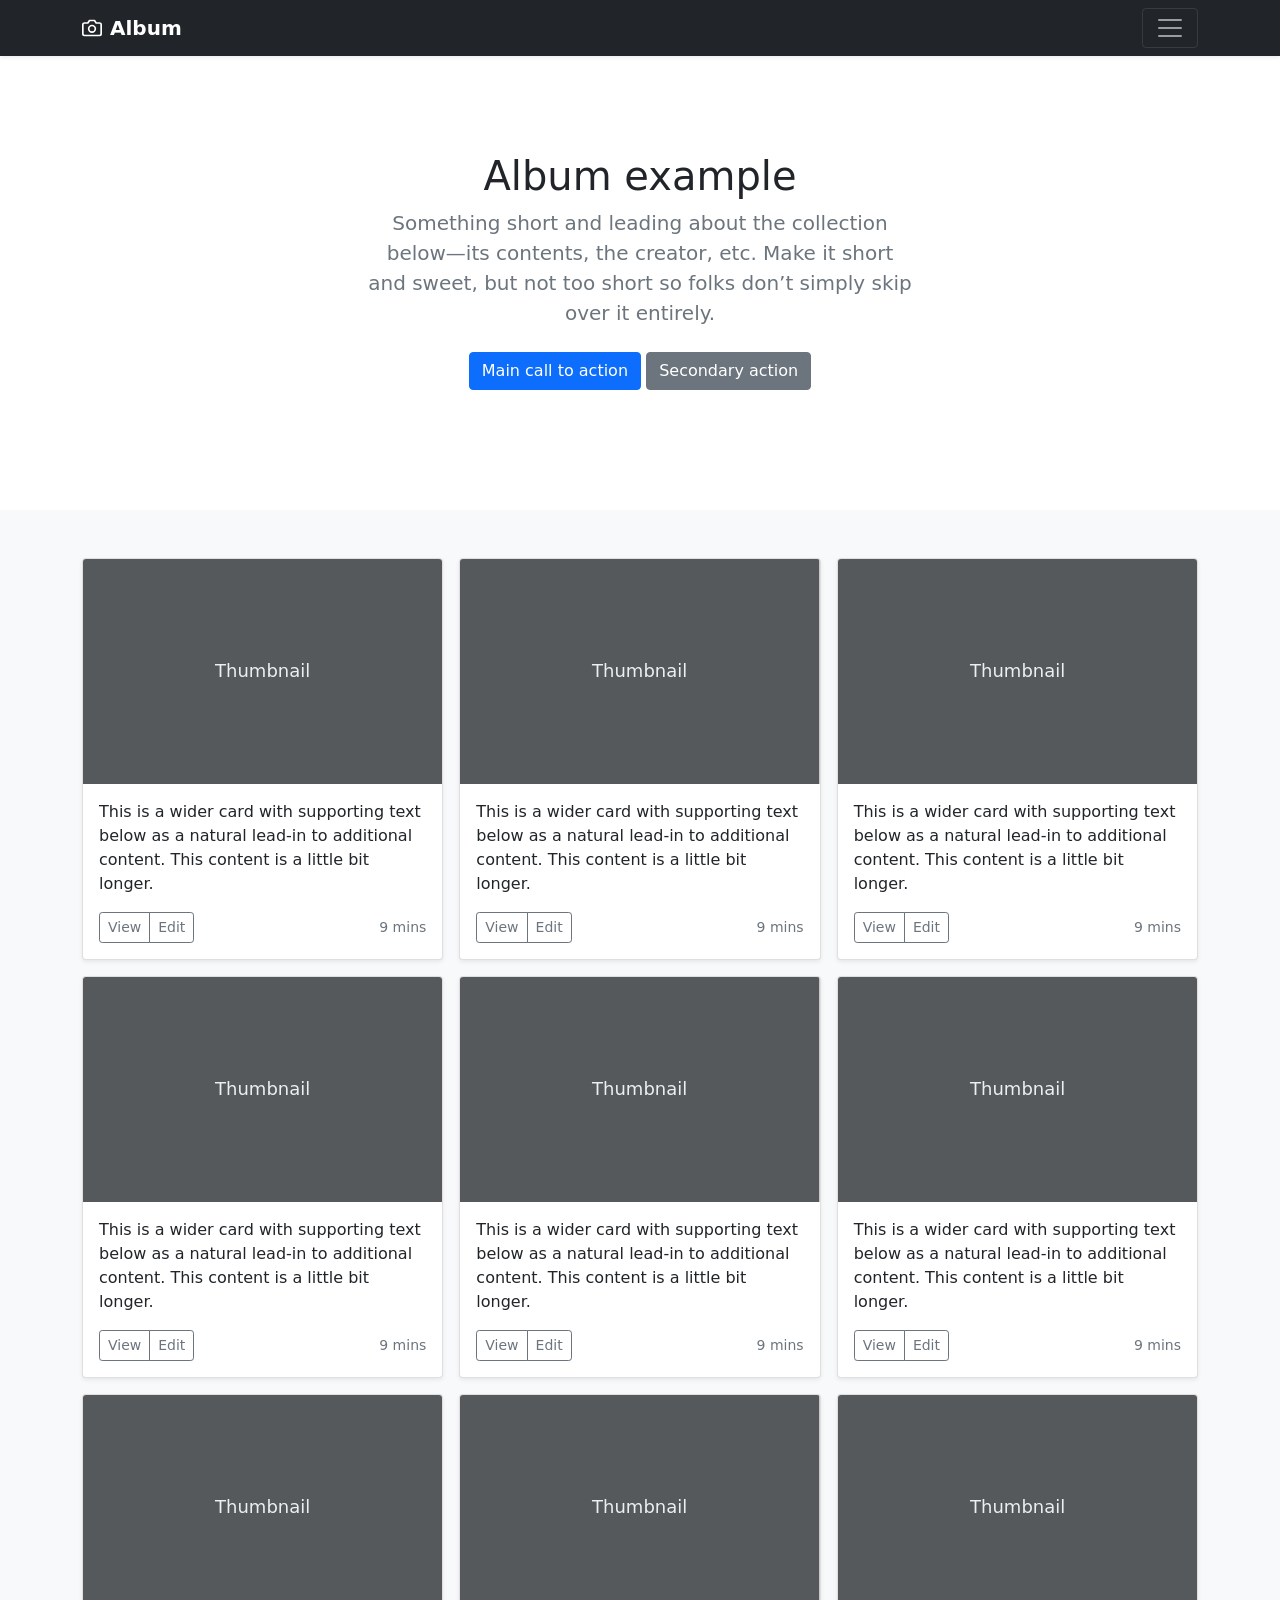
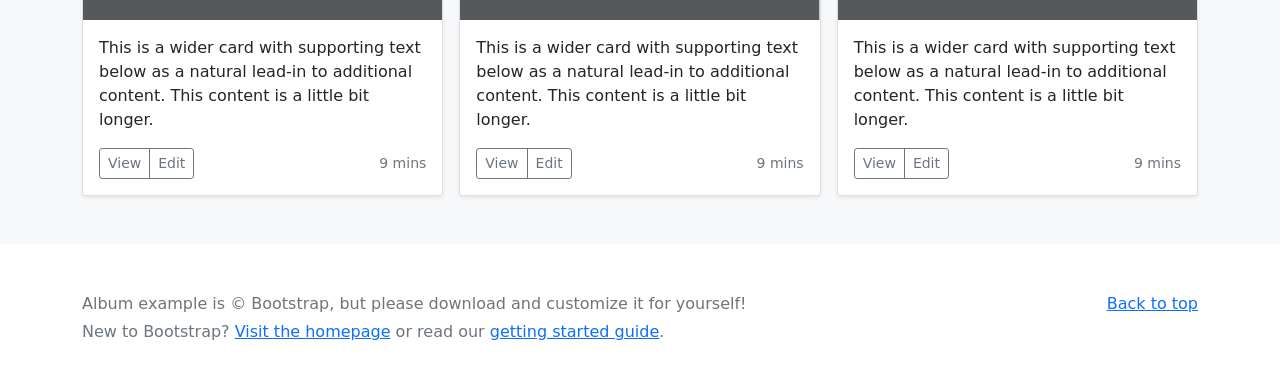
<file: projects/practice3/bootstrap-5.1.3-examples/album/index.html>
<!doctype html>
<html lang="en">
  <head>
    <meta charset="utf-8">
    <meta name="viewport" content="width=device-width, initial-scale=1">
    <meta name="description" content="">
    <meta name="author" content="Mark Otto, Jacob Thornton, and Bootstrap contributors">
    <meta name="generator" content="Hugo 0.88.1">
    <title>Album example · Bootstrap v5.1</title>

    <link rel="canonical" href="https://getbootstrap.com/docs/5.1/examples/album/">

    

    <!-- Bootstrap core CSS -->
<link href="../assets/dist/css/bootstrap.min.css" rel="stylesheet">

    <style>
      .bd-placeholder-img {
        font-size: 1.125rem;
        text-anchor: middle;
        -webkit-user-select: none;
        -moz-user-select: none;
        user-select: none;
      }

      @media (min-width: 768px) {
        .bd-placeholder-img-lg {
          font-size: 3.5rem;
        }
      }
    </style>

    
  </head>
  <body>
    
<header>
  <div class="collapse bg-dark" id="navbarHeader">
    <div class="container">
      <div class="row">
        <div class="col-sm-8 col-md-7 py-4">
          <h4 class="text-white">About</h4>
          <p class="text-muted">Add some information about the album below, the author, or any other background context. Make it a few sentences long so folks can pick up some informative tidbits. Then, link them off to some social networking sites or contact information.</p>
        </div>
        <div class="col-sm-4 offset-md-1 py-4">
          <h4 class="text-white">Contact</h4>
          <ul class="list-unstyled">
            <li><a href="#" class="text-white">Follow on Twitter</a></li>
            <li><a href="#" class="text-white">Like on Facebook</a></li>
            <li><a href="#" class="text-white">Email me</a></li>
          </ul>
        </div>
      </div>
    </div>
  </div>
  <div class="navbar navbar-dark bg-dark shadow-sm">
    <div class="container">
      <a href="#" class="navbar-brand d-flex align-items-center">
        <svg xmlns="http://www.w3.org/2000/svg" width="20" height="20" fill="none" stroke="currentColor" stroke-linecap="round" stroke-linejoin="round" stroke-width="2" aria-hidden="true" class="me-2" viewBox="0 0 24 24"><path d="M23 19a2 2 0 0 1-2 2H3a2 2 0 0 1-2-2V8a2 2 0 0 1 2-2h4l2-3h6l2 3h4a2 2 0 0 1 2 2z"/><circle cx="12" cy="13" r="4"/></svg>
        <strong>Album</strong>
      </a>
      <button class="navbar-toggler" type="button" data-bs-toggle="collapse" data-bs-target="#navbarHeader" aria-controls="navbarHeader" aria-expanded="false" aria-label="Toggle navigation">
        <span class="navbar-toggler-icon"></span>
      </button>
    </div>
  </div>
</header>

<main>

  <section class="py-5 text-center container">
    <div class="row py-lg-5">
      <div class="col-lg-6 col-md-8 mx-auto">
        <h1 class="fw-light">Album example</h1>
        <p class="lead text-muted">Something short and leading about the collection below—its contents, the creator, etc. Make it short and sweet, but not too short so folks don’t simply skip over it entirely.</p>
        <p>
          <a href="#" class="btn btn-primary my-2">Main call to action</a>
          <a href="#" class="btn btn-secondary my-2">Secondary action</a>
        </p>
      </div>
    </div>
  </section>

  <div class="album py-5 bg-light">
    <div class="container">

      <div class="row row-cols-1 row-cols-sm-2 row-cols-md-3 g-3">
        <div class="col">
          <div class="card shadow-sm">
            <svg class="bd-placeholder-img card-img-top" width="100%" height="225" xmlns="http://www.w3.org/2000/svg" role="img" aria-label="Placeholder: Thumbnail" preserveAspectRatio="xMidYMid slice" focusable="false"><title>Placeholder</title><rect width="100%" height="100%" fill="#55595c"/><text x="50%" y="50%" fill="#eceeef" dy=".3em">Thumbnail</text></svg>

            <div class="card-body">
              <p class="card-text">This is a wider card with supporting text below as a natural lead-in to additional content. This content is a little bit longer.</p>
              <div class="d-flex justify-content-between align-items-center">
                <div class="btn-group">
                  <button type="button" class="btn btn-sm btn-outline-secondary">View</button>
                  <button type="button" class="btn btn-sm btn-outline-secondary">Edit</button>
                </div>
                <small class="text-muted">9 mins</small>
              </div>
            </div>
          </div>
        </div>
        <div class="col">
          <div class="card shadow-sm">
            <svg class="bd-placeholder-img card-img-top" width="100%" height="225" xmlns="http://www.w3.org/2000/svg" role="img" aria-label="Placeholder: Thumbnail" preserveAspectRatio="xMidYMid slice" focusable="false"><title>Placeholder</title><rect width="100%" height="100%" fill="#55595c"/><text x="50%" y="50%" fill="#eceeef" dy=".3em">Thumbnail</text></svg>

            <div class="card-body">
              <p class="card-text">This is a wider card with supporting text below as a natural lead-in to additional content. This content is a little bit longer.</p>
              <div class="d-flex justify-content-between align-items-center">
                <div class="btn-group">
                  <button type="button" class="btn btn-sm btn-outline-secondary">View</button>
                  <button type="button" class="btn btn-sm btn-outline-secondary">Edit</button>
                </div>
                <small class="text-muted">9 mins</small>
              </div>
            </div>
          </div>
        </div>
        <div class="col">
          <div class="card shadow-sm">
            <svg class="bd-placeholder-img card-img-top" width="100%" height="225" xmlns="http://www.w3.org/2000/svg" role="img" aria-label="Placeholder: Thumbnail" preserveAspectRatio="xMidYMid slice" focusable="false"><title>Placeholder</title><rect width="100%" height="100%" fill="#55595c"/><text x="50%" y="50%" fill="#eceeef" dy=".3em">Thumbnail</text></svg>

            <div class="card-body">
              <p class="card-text">This is a wider card with supporting text below as a natural lead-in to additional content. This content is a little bit longer.</p>
              <div class="d-flex justify-content-between align-items-center">
                <div class="btn-group">
                  <button type="button" class="btn btn-sm btn-outline-secondary">View</button>
                  <button type="button" class="btn btn-sm btn-outline-secondary">Edit</button>
                </div>
                <small class="text-muted">9 mins</small>
              </div>
            </div>
          </div>
        </div>

        <div class="col">
          <div class="card shadow-sm">
            <svg class="bd-placeholder-img card-img-top" width="100%" height="225" xmlns="http://www.w3.org/2000/svg" role="img" aria-label="Placeholder: Thumbnail" preserveAspectRatio="xMidYMid slice" focusable="false"><title>Placeholder</title><rect width="100%" height="100%" fill="#55595c"/><text x="50%" y="50%" fill="#eceeef" dy=".3em">Thumbnail</text></svg>

            <div class="card-body">
              <p class="card-text">This is a wider card with supporting text below as a natural lead-in to additional content. This content is a little bit longer.</p>
              <div class="d-flex justify-content-between align-items-center">
                <div class="btn-group">
                  <button type="button" class="btn btn-sm btn-outline-secondary">View</button>
                  <button type="button" class="btn btn-sm btn-outline-secondary">Edit</button>
                </div>
                <small class="text-muted">9 mins</small>
              </div>
            </div>
          </div>
        </div>
        <div class="col">
          <div class="card shadow-sm">
            <svg class="bd-placeholder-img card-img-top" width="100%" height="225" xmlns="http://www.w3.org/2000/svg" role="img" aria-label="Placeholder: Thumbnail" preserveAspectRatio="xMidYMid slice" focusable="false"><title>Placeholder</title><rect width="100%" height="100%" fill="#55595c"/><text x="50%" y="50%" fill="#eceeef" dy=".3em">Thumbnail</text></svg>

            <div class="card-body">
              <p class="card-text">This is a wider card with supporting text below as a natural lead-in to additional content. This content is a little bit longer.</p>
              <div class="d-flex justify-content-between align-items-center">
                <div class="btn-group">
                  <button type="button" class="btn btn-sm btn-outline-secondary">View</button>
                  <button type="button" class="btn btn-sm btn-outline-secondary">Edit</button>
                </div>
                <small class="text-muted">9 mins</small>
              </div>
            </div>
          </div>
        </div>
        <div class="col">
          <div class="card shadow-sm">
            <svg class="bd-placeholder-img card-img-top" width="100%" height="225" xmlns="http://www.w3.org/2000/svg" role="img" aria-label="Placeholder: Thumbnail" preserveAspectRatio="xMidYMid slice" focusable="false"><title>Placeholder</title><rect width="100%" height="100%" fill="#55595c"/><text x="50%" y="50%" fill="#eceeef" dy=".3em">Thumbnail</text></svg>

            <div class="card-body">
              <p class="card-text">This is a wider card with supporting text below as a natural lead-in to additional content. This content is a little bit longer.</p>
              <div class="d-flex justify-content-between align-items-center">
                <div class="btn-group">
                  <button type="button" class="btn btn-sm btn-outline-secondary">View</button>
                  <button type="button" class="btn btn-sm btn-outline-secondary">Edit</button>
                </div>
                <small class="text-muted">9 mins</small>
              </div>
            </div>
          </div>
        </div>

        <div class="col">
          <div class="card shadow-sm">
            <svg class="bd-placeholder-img card-img-top" width="100%" height="225" xmlns="http://www.w3.org/2000/svg" role="img" aria-label="Placeholder: Thumbnail" preserveAspectRatio="xMidYMid slice" focusable="false"><title>Placeholder</title><rect width="100%" height="100%" fill="#55595c"/><text x="50%" y="50%" fill="#eceeef" dy=".3em">Thumbnail</text></svg>

            <div class="card-body">
              <p class="card-text">This is a wider card with supporting text below as a natural lead-in to additional content. This content is a little bit longer.</p>
              <div class="d-flex justify-content-between align-items-center">
                <div class="btn-group">
                  <button type="button" class="btn btn-sm btn-outline-secondary">View</button>
                  <button type="button" class="btn btn-sm btn-outline-secondary">Edit</button>
                </div>
                <small class="text-muted">9 mins</small>
              </div>
            </div>
          </div>
        </div>
        <div class="col">
          <div class="card shadow-sm">
            <svg class="bd-placeholder-img card-img-top" width="100%" height="225" xmlns="http://www.w3.org/2000/svg" role="img" aria-label="Placeholder: Thumbnail" preserveAspectRatio="xMidYMid slice" focusable="false"><title>Placeholder</title><rect width="100%" height="100%" fill="#55595c"/><text x="50%" y="50%" fill="#eceeef" dy=".3em">Thumbnail</text></svg>

            <div class="card-body">
              <p class="card-text">This is a wider card with supporting text below as a natural lead-in to additional content. This content is a little bit longer.</p>
              <div class="d-flex justify-content-between align-items-center">
                <div class="btn-group">
                  <button type="button" class="btn btn-sm btn-outline-secondary">View</button>
                  <button type="button" class="btn btn-sm btn-outline-secondary">Edit</button>
                </div>
                <small class="text-muted">9 mins</small>
              </div>
            </div>
          </div>
        </div>
        <div class="col">
          <div class="card shadow-sm">
            <svg class="bd-placeholder-img card-img-top" width="100%" height="225" xmlns="http://www.w3.org/2000/svg" role="img" aria-label="Placeholder: Thumbnail" preserveAspectRatio="xMidYMid slice" focusable="false"><title>Placeholder</title><rect width="100%" height="100%" fill="#55595c"/><text x="50%" y="50%" fill="#eceeef" dy=".3em">Thumbnail</text></svg>

            <div class="card-body">
              <p class="card-text">This is a wider card with supporting text below as a natural lead-in to additional content. This content is a little bit longer.</p>
              <div class="d-flex justify-content-between align-items-center">
                <div class="btn-group">
                  <button type="button" class="btn btn-sm btn-outline-secondary">View</button>
                  <button type="button" class="btn btn-sm btn-outline-secondary">Edit</button>
                </div>
                <small class="text-muted">9 mins</small>
              </div>
            </div>
          </div>
        </div>
      </div>
    </div>
  </div>

</main>

<footer class="text-muted py-5">
  <div class="container">
    <p class="float-end mb-1">
      <a href="#">Back to top</a>
    </p>
    <p class="mb-1">Album example is &copy; Bootstrap, but please download and customize it for yourself!</p>
    <p class="mb-0">New to Bootstrap? <a href="/">Visit the homepage</a> or read our <a href="../getting-started/introduction/">getting started guide</a>.</p>
  </div>
</footer>


    <script src="../assets/dist/js/bootstrap.bundle.min.js"></script>

      
  </body>
</html>
</file>
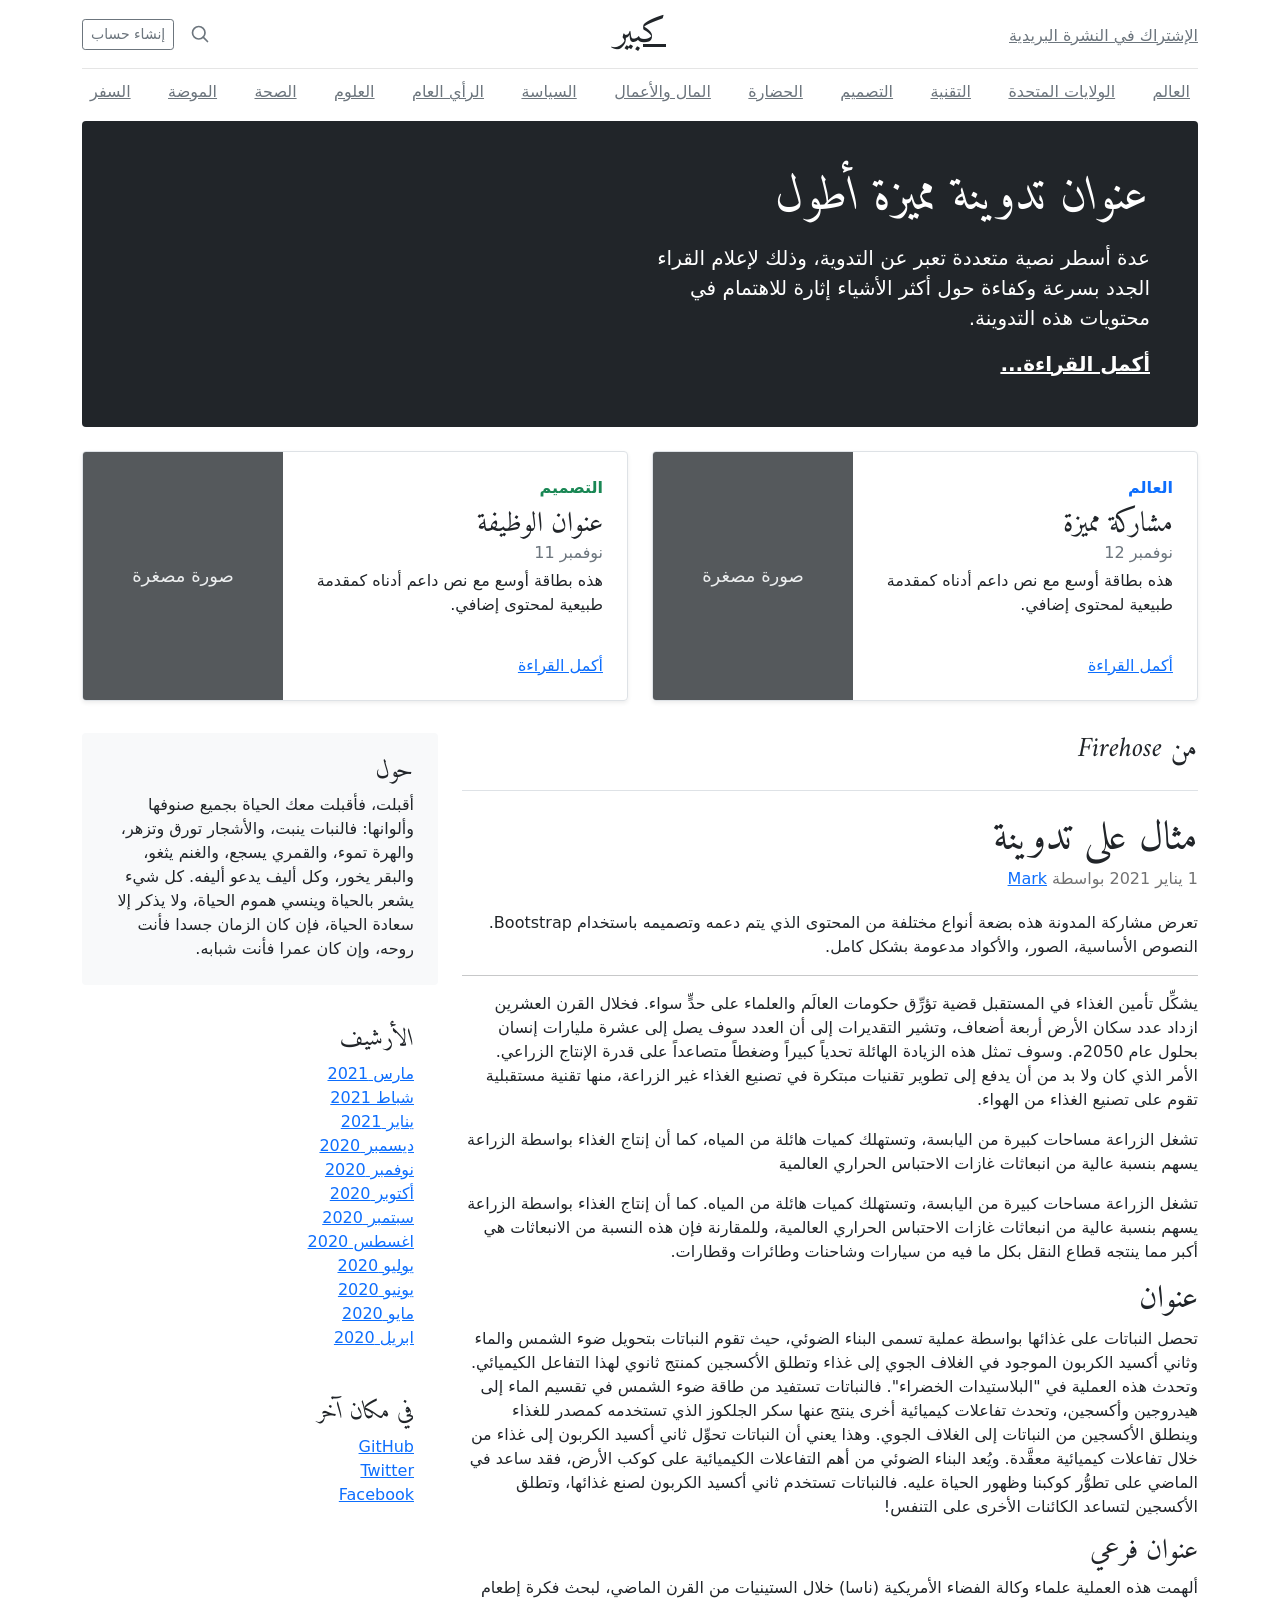
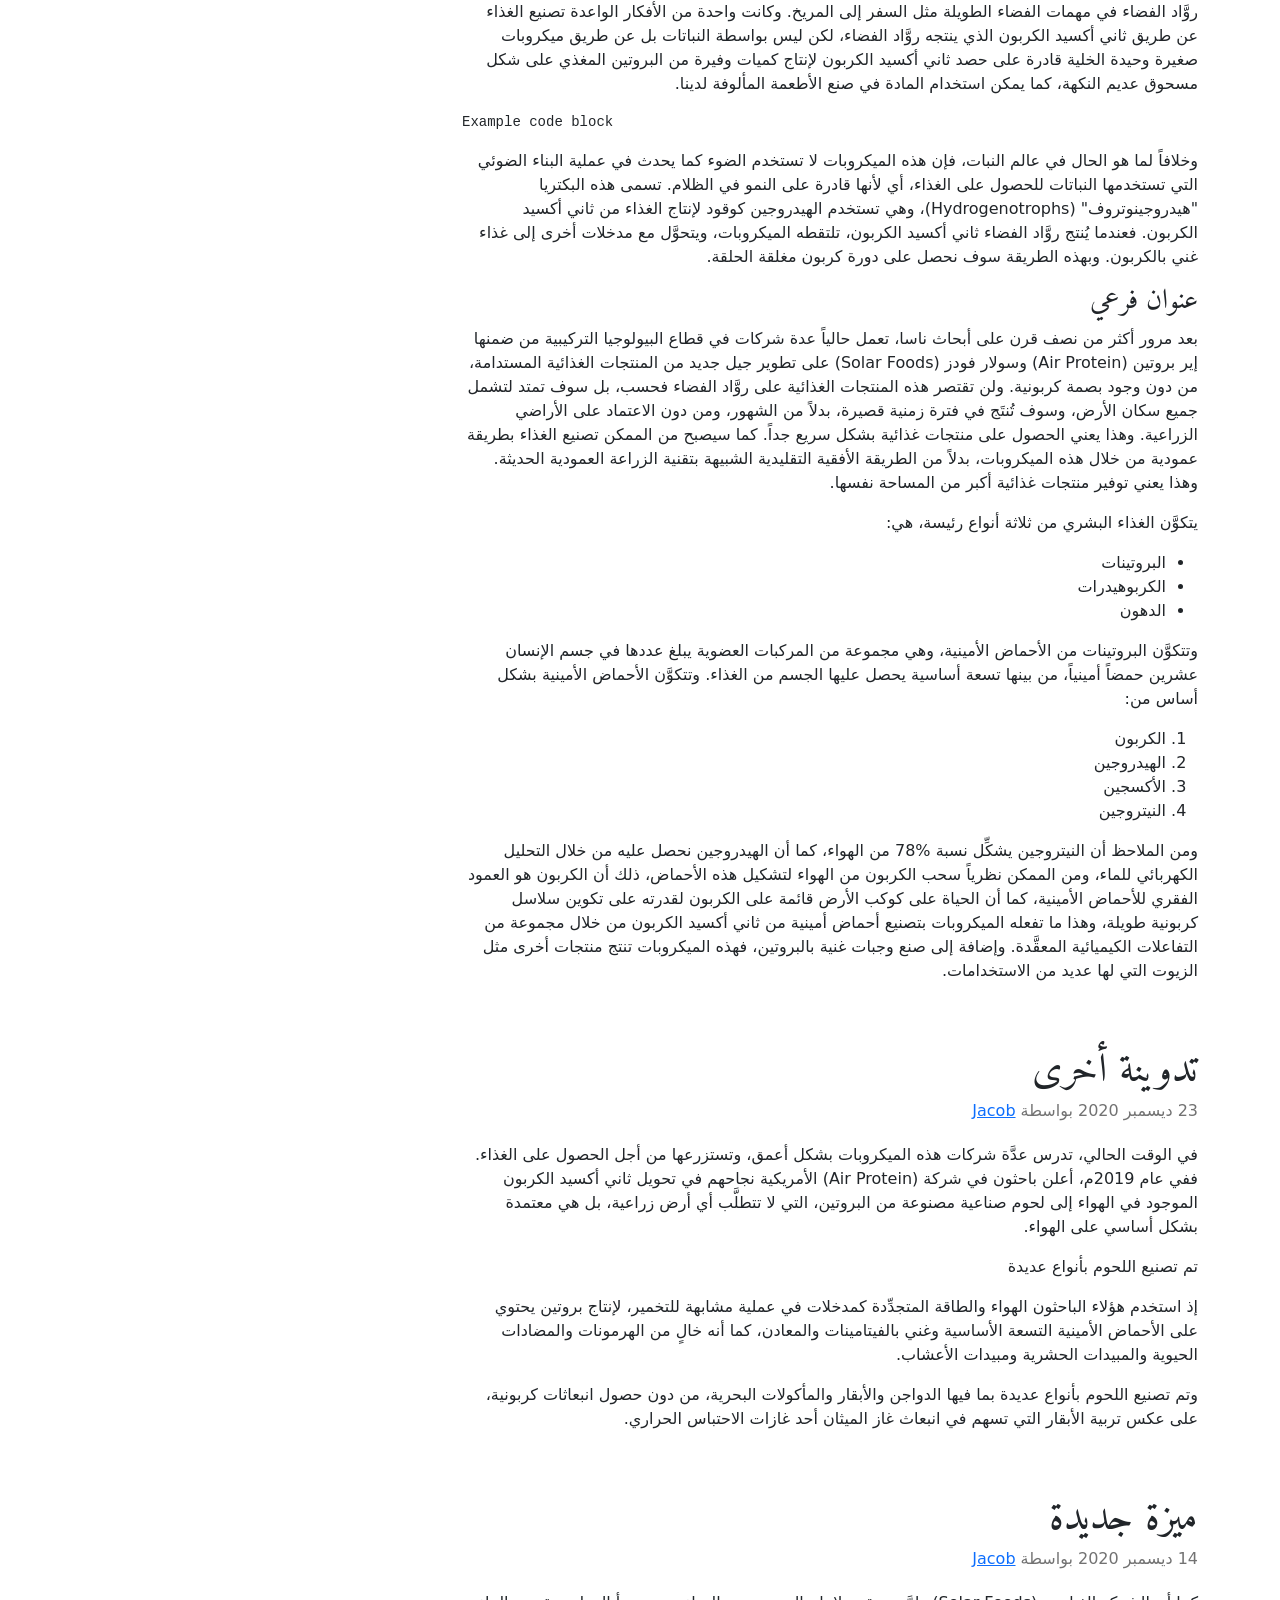
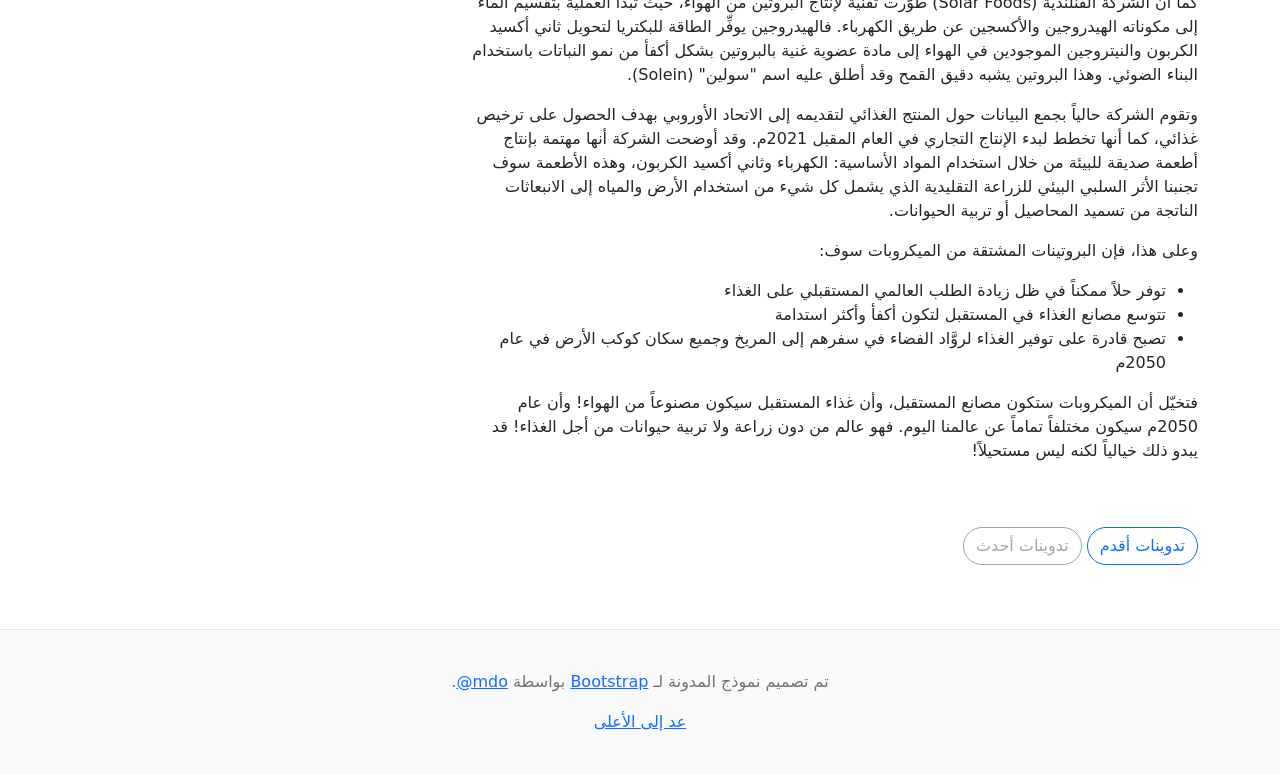
<file: projects/practice3/bootstrap-5.1.3-examples/blog-rtl/index.html>
<!doctype html>
<html lang="ar" dir="rtl">
  <head>
    <meta charset="utf-8">
    <meta name="viewport" content="width=device-width, initial-scale=1">
    <meta name="description" content="">
    <meta name="author" content="Mark Otto, Jacob Thornton, and Bootstrap contributors">
    <meta name="generator" content="Hugo 0.88.1">
    <title>قالب المدونة · Bootstrap v5.1</title>

    <link rel="canonical" href="https://getbootstrap.com/docs/5.1/examples/blog-rtl/">

    

    <!-- Bootstrap core CSS -->
<link href="../assets/dist/css/bootstrap.rtl.min.css" rel="stylesheet">

    <style>
      .bd-placeholder-img {
        font-size: 1.125rem;
        text-anchor: middle;
        -webkit-user-select: none;
        -moz-user-select: none;
        user-select: none;
      }

      @media (min-width: 768px) {
        .bd-placeholder-img-lg {
          font-size: 3.5rem;
        }
      }
    </style>

    
    <!-- Custom styles for this template -->
    <link href="https://fonts.googleapis.com/css?family=Amiri:wght@400;700&amp;display=swap" rel="stylesheet">
    <!-- Custom styles for this template -->
    <link href="../blog/blog.rtl.css" rel="stylesheet">
  </head>
  <body>
    
<div class="container">
  <header class="blog-header py-3">
    <div class="row flex-nowrap justify-content-between align-items-center">
      <div class="col-4 pt-1">
        <a class="link-secondary" href="#">الإشتراك في النشرة البريدية</a>
      </div>
      <div class="col-4 text-center">
        <a class="blog-header-logo text-dark" href="#">كبير</a>
      </div>
      <div class="col-4 d-flex justify-content-end align-items-center">
        <a class="link-secondary" href="#" aria-label="بحث">
          <svg xmlns="http://www.w3.org/2000/svg" width="20" height="20" fill="none" stroke="currentColor" stroke-linecap="round" stroke-linejoin="round" stroke-width="2" class="mx-3" role="img" viewBox="0 0 24 24"><title>بحث</title><circle cx="10.5" cy="10.5" r="7.5"/><path d="M21 21l-5.2-5.2"/></svg>
        </a>
        <a class="btn btn-sm btn-outline-secondary" href="#">إنشاء حساب</a>
      </div>
    </div>
  </header>

  <div class="nav-scroller py-1 mb-2">
    <nav class="nav d-flex justify-content-between">
      <a class="p-2 link-secondary" href="#">العالم</a>
      <a class="p-2 link-secondary" href="#">الولايات المتحدة</a>
      <a class="p-2 link-secondary" href="#">التقنية</a>
      <a class="p-2 link-secondary" href="#">التصميم</a>
      <a class="p-2 link-secondary" href="#">الحضارة</a>
      <a class="p-2 link-secondary" href="#">المال والأعمال</a>
      <a class="p-2 link-secondary" href="#">السياسة</a>
      <a class="p-2 link-secondary" href="#">الرأي العام</a>
      <a class="p-2 link-secondary" href="#">العلوم</a>
      <a class="p-2 link-secondary" href="#">الصحة</a>
      <a class="p-2 link-secondary" href="#">الموضة</a>
      <a class="p-2 link-secondary" href="#">السفر</a>
    </nav>
  </div>
</div>

<main class="container">
  <div class="p-4 p-md-5 mb-4 text-white rounded bg-dark">
    <div class="col-md-6 px-0">
      <h1 class="display-4 fst-italic">عنوان تدوينة مميزة أطول</h1>
      <p class="lead my-3">عدة أسطر نصية متعددة تعبر عن التدوية، وذلك لإعلام القراء الجدد بسرعة وكفاءة حول أكثر الأشياء إثارة للاهتمام في محتويات هذه التدوينة.</p>
      <p class="lead mb-0"><a href="#" class="text-white fw-bold">أكمل القراءة...</a></p>
    </div>
  </div>

  <div class="row mb-2">
    <div class="col-md-6">
      <div class="row g-0 border rounded overflow-hidden flex-md-row mb-4 shadow-sm h-md-250 position-relative">
        <div class="col p-4 d-flex flex-column position-static">
          <strong class="d-inline-block mb-2 text-primary">العالم</strong>
          <h3 class="mb-0">مشاركة مميزة</h3>
          <div class="mb-1 text-muted">نوفمبر 12</div>
          <p class="card-text mb-auto">هذه بطاقة أوسع مع نص داعم أدناه كمقدمة طبيعية لمحتوى إضافي.</p>
          <a href="#" class="stretched-link">أكمل القراءة</a>
        </div>
        <div class="col-auto d-none d-lg-block">
          <svg class="bd-placeholder-img" width="200" height="250" xmlns="http://www.w3.org/2000/svg" role="img" aria-label="Placeholder: صورة مصغرة" preserveAspectRatio="xMidYMid slice" focusable="false"><title>Placeholder</title><rect width="100%" height="100%" fill="#55595c"/><text x="50%" y="50%" fill="#eceeef" dy=".3em">صورة مصغرة</text></svg>

        </div>
      </div>
    </div>
    <div class="col-md-6">
      <div class="row g-0 border rounded overflow-hidden flex-md-row mb-4 shadow-sm h-md-250 position-relative">
        <div class="col p-4 d-flex flex-column position-static">
          <strong class="d-inline-block mb-2 text-success">التصميم</strong>
          <h3 class="mb-0">عنوان الوظيفة</h3>
          <div class="mb-1 text-muted">نوفمبر 11</div>
          <p class="mb-auto">هذه بطاقة أوسع مع نص داعم أدناه كمقدمة طبيعية لمحتوى إضافي.</p>
          <a href="#" class="stretched-link">أكمل القراءة</a>
        </div>
        <div class="col-auto d-none d-lg-block">
          <svg class="bd-placeholder-img" width="200" height="250" xmlns="http://www.w3.org/2000/svg" role="img" aria-label="Placeholder: صورة مصغرة" preserveAspectRatio="xMidYMid slice" focusable="false"><title>Placeholder</title><rect width="100%" height="100%" fill="#55595c"/><text x="50%" y="50%" fill="#eceeef" dy=".3em">صورة مصغرة</text></svg>

        </div>
      </div>
    </div>
  </div>

  <div class="row">
    <div class="col-md-8">
      <h3 class="pb-4 mb-4 fst-italic border-bottom">
        من Firehose
      </h3>

      <article class="blog-post">
        <h2 class="blog-post-title">مثال على تدوينة</h2>
        <p class="blog-post-meta">1 يناير 2021 بواسطة <a href="#"> Mark </a></p>

        <p>تعرض مشاركة المدونة هذه بضعة أنواع مختلفة من المحتوى الذي يتم دعمه وتصميمه باستخدام Bootstrap. النصوص الأساسية، الصور، والأكواد مدعومة بشكل كامل.</p>
        <hr>
        <p>يشكِّل تأمين الغذاء في المستقبل قضية تؤرِّق حكومات العالَم والعلماء على حدٍّ سواء. فخلال القرن العشرين ازداد عدد سكان الأرض أربعة أضعاف، وتشير التقديرات إلى أن العدد سوف يصل إلى عشرة مليارات إنسان بحلول عام 2050م. وسوف تمثل هذه الزيادة الهائلة تحدياً كبيراً وضغطاً متصاعداً على قدرة الإنتاج الزراعي. الأمر الذي كان ولا بد من أن يدفع إلى تطوير تقنيات مبتكرة في تصنيع الغذاء غير الزراعة، منها تقنية مستقبلية تقوم على تصنيع الغذاء من الهواء.</p>
        <blockquote>
          <p>تشغل الزراعة مساحات كبيرة من اليابسة، وتستهلك كميات هائلة من المياه، كما أن إنتاج الغذاء بواسطة الزراعة يسهم بنسبة عالية من انبعاثات غازات الاحتباس الحراري العالمية</p>
        </blockquote>
        <p>تشغل الزراعة مساحات كبيرة من اليابسة، وتستهلك كميات هائلة من المياه. كما أن إنتاج الغذاء بواسطة الزراعة يسهم بنسبة عالية من انبعاثات غازات الاحتباس الحراري العالمية، وللمقارنة فإن هذه النسبة من الانبعاثات هي أكبر مما ينتجه قطاع النقل بكل ما فيه من سيارات وشاحنات وطائرات وقطارات.</p>
        <h2>عنوان</h2>
        <p>تحصل النباتات على غذائها بواسطة عملية تسمى البناء الضوئي، حيث تقوم النباتات بتحويل ضوء الشمس والماء وثاني أكسيد الكربون الموجود في الغلاف الجوي إلى غذاء وتطلق الأكسجين كمنتج ثانوي لهذا التفاعل الكيميائي. وتحدث هذه العملية في "البلاستيدات الخضراء". فالنباتات تستفيد من طاقة ضوء الشمس في تقسيم الماء إلى هيدروجين وأكسجين، وتحدث تفاعلات كيميائية أخرى ينتج عنها سكر الجلكوز الذي تستخدمه كمصدر للغذاء وينطلق الأكسجين من النباتات إلى الغلاف الجوي. وهذا يعني أن النباتات تحوِّل ثاني أكسيد الكربون إلى غذاء من خلال تفاعلات كيميائية معقَّدة. ويُعد البناء الضوئي من أهم التفاعلات الكيميائية على كوكب الأرض، فقد ساعد في الماضي على تطوُّر كوكبنا وظهور الحياة عليه. فالنباتات تستخدم ثاني أكسيد الكربون لصنع غذائها، وتطلق الأكسجين لتساعد الكائنات الأخرى على التنفس!</p>
        <h3>عنوان فرعي</h3>
        <p>ألهمت هذه العملية علماء وكالة الفضاء الأمريكية (ناسا) خلال الستينيات من القرن الماضي، لبحث فكرة إطعام روَّاد الفضاء في مهمات الفضاء الطويلة مثل السفر إلى المريخ. وكانت واحدة من الأفكار الواعدة تصنيع الغذاء عن طريق ثاني أكسيد الكربون الذي ينتجه روَّاد الفضاء، لكن ليس بواسطة النباتات بل عن طريق ميكروبات صغيرة وحيدة الخلية قادرة على حصد ثاني أكسيد الكربون لإنتاج كميات وفيرة من البروتين المغذي على شكل مسحوق عديم النكهة، كما يمكن استخدام المادة في صنع الأطعمة المألوفة لدينا.</p>
        <pre><code>Example code block</code></pre>
        <p>وخلافاً لما هو الحال في عالم النبات، فإن هذه الميكروبات لا تستخدم الضوء كما يحدث في عملية البناء الضوئي التي تستخدمها النباتات للحصول على الغذاء، أي لأنها قادرة على النمو في الظلام. تسمى هذه البكتريا "هيدروجينوتروف" (Hydrogenotrophs)، وهي تستخدم الهيدروجين كوقود لإنتاج الغذاء من ثاني أكسيد الكربون. فعندما يُنتج روَّاد الفضاء ثاني أكسيد الكربون، تلتقطه الميكروبات، ويتحوَّل مع مدخلات أخرى إلى غذاء غني بالكربون. وبهذه الطريقة سوف نحصل على دورة كربون مغلقة الحلقة.</p>
        <h3>عنوان فرعي</h3>
        <p>بعد مرور أكثر من نصف قرن على أبحاث ناسا، تعمل حالياً عدة شركات في قطاع البيولوجيا التركيبية من ضمنها إير بروتين (Air Protein) وسولار فودز (Solar Foods) على تطوير جيل جديد من المنتجات الغذائية المستدامة، من دون وجود بصمة كربونية. ولن تقتصر هذه المنتجات الغذائية على روَّاد الفضاء فحسب، بل سوف تمتد لتشمل جميع سكان الأرض، وسوف تُنتَج في فترة زمنية قصيرة، بدلاً من الشهور، ومن دون الاعتماد على الأراضي الزراعية. وهذا يعني الحصول على منتجات غذائية بشكل سريع جداً. كما سيصبح من الممكن تصنيع الغذاء بطريقة عمودية من خلال هذه الميكروبات، بدلاً من الطريقة الأفقية التقليدية الشبيهة بتقنية الزراعة العمودية الحديثة. وهذا يعني توفير منتجات غذائية أكبر من المساحة نفسها.</p>
        <p>يتكوَّن الغذاء البشري من ثلاثة أنواع رئيسة، هي:</p>
        <ul>
          <li>البروتينات</li>
          <li>الكربوهيدرات</li>
          <li>الدهون</li>
        </ul>
        <p>وتتكوَّن البروتينات من الأحماض الأمينية، وهي مجموعة من المركبات العضوية يبلغ عددها في جسم الإنسان عشرين حمضاً أمينياً، من بينها تسعة أساسية يحصل عليها الجسم من الغذاء. وتتكوَّن الأحماض الأمينية بشكل أساس من:</p>
        <ol>
          <li>الكربون</li>
          <li>الهيدروجين</li>
          <li>الأكسجين</li>
          <li>النيتروجين</li>
        </ol>
        <p>ومن الملاحظ أن النيتروجين يشكِّل نسبة %78 من الهواء، كما أن الهيدروجين نحصل عليه من خلال التحليل الكهربائي للماء، ومن الممكن نظرياً سحب الكربون من الهواء لتشكيل هذه الأحماض، ذلك أن الكربون هو العمود الفقري للأحماض الأمينية، كما أن الحياة على كوكب الأرض قائمة على الكربون لقدرته على تكوين سلاسل كربونية طويلة، وهذا ما تفعله الميكروبات بتصنيع أحماض أمينية من ثاني أكسيد الكربون من خلال مجموعة من التفاعلات الكيميائية المعقَّدة. وإضافة إلى صنع وجبات غنية بالبروتين، فهذه الميكروبات تنتج منتجات أخرى مثل الزيوت التي لها عديد من الاستخدامات.</p>
      </article>

      <article class="blog-post">
        <h2 class="blog-post-title">تدوينة أخرى</h2>
        <p class="blog-post-meta">23 ديسمبر 2020 بواسطة <a href="#">Jacob</a></p>

        <p>في الوقت الحالي، تدرس عدَّة شركات هذه الميكروبات بشكل أعمق، وتستزرعها من أجل الحصول على الغذاء. ففي عام 2019م، أعلن باحثون في شركة (Air Protein) الأمريكية نجاحهم في تحويل ثاني أكسيد الكربون الموجود في الهواء إلى لحوم صناعية مصنوعة من البروتين، التي لا تتطلَّب أي أرض زراعية، بل هي معتمدة بشكل أساسي على الهواء.</p>
        <blockquote>
          <p>تم تصنيع اللحوم بأنواع عديدة</p>
        </blockquote>
        <p>إذ استخدم هؤلاء الباحثون الهواء والطاقة المتجدِّدة كمدخلات في عملية مشابهة للتخمير، لإنتاج بروتين يحتوي على الأحماض الأمينية التسعة الأساسية وغني بالفيتامينات والمعادن، كما أنه خالٍ من الهرمونات والمضادات الحيوية والمبيدات الحشرية ومبيدات الأعشاب.</p>
        <p> وتم تصنيع اللحوم بأنواع عديدة بما فيها الدواجن والأبقار والمأكولات البحرية، من دون حصول انبعاثات كربونية، على عكس تربية الأبقار التي تسهم في انبعاث غاز الميثان أحد غازات الاحتباس الحراري.</p>
      </article>

      <article class="blog-post">
        <h2 class="blog-post-title">ميزة جديدة</h2>
        <p class="blog-post-meta">14 ديسمبر 2020 بواسطة <a href="#">Jacob</a></p>

        <p>كما أن الشركة الفنلندية (Solar Foods) طوَّرت تقنية لإنتاج البروتين من الهواء، حيث تبدأ العملية بتقسيم الماء إلى مكوناته الهيدروجين والأكسجين عن طريق الكهرباء. فالهيدروجين يوفِّر الطاقة للبكتريا لتحويل ثاني أكسيد الكربون والنيتروجين الموجودين في الهواء إلى مادة عضوية غنية بالبروتين بشكل أكفأ من نمو النباتات باستخدام البناء الضوئي. وهذا البروتين يشبه دقيق القمح وقد أطلق عليه اسم "سولين" (Solein).</p>
        <p>وتقوم الشركة حالياً بجمع البيانات حول المنتج الغذائي لتقديمه إلى الاتحاد الأوروبي بهدف الحصول على ترخيص غذائي، كما أنها تخطط لبدء الإنتاج التجاري في العام المقبل 2021م. وقد أوضحت الشركة أنها مهتمة بإنتاج أطعمة صديقة للبيئة من خلال استخدام المواد الأساسية: الكهرباء وثاني أكسيد الكربون، وهذه الأطعمة سوف تجنبنا الأثر السلبي البيئي للزراعة التقليدية الذي يشمل كل شيء من استخدام الأرض والمياه إلى الانبعاثات الناتجة من تسميد المحاصيل أو تربية الحيوانات.</p>
        <p>وعلى هذا، فإن البروتينات المشتقة من الميكروبات سوف:</p>
        <ul>
          <li>توفر حلاً ممكناً في ظل زيادة الطلب العالمي المستقبلي على الغذاء</li>
          <li>تتوسع مصانع الغذاء في المستقبل لتكون أكفأ وأكثر استدامة</li>
          <li>تصبح قادرة على توفير الغذاء لروَّاد الفضاء في سفرهم إلى المريخ وجميع سكان كوكب الأرض في عام 2050م</li>
        </ul>
        <p>فتخيّل أن الميكروبات ستكون مصانع المستقبل، وأن غذاء المستقبل سيكون مصنوعاً من الهواء! وأن عام 2050م سيكون مختلفاً تماماً عن عالمنا اليوم. فهو عالم من دون زراعة ولا تربية حيوانات من أجل الغذاء! قد يبدو ذلك خيالياً لكنه ليس مستحيلاً!</p>
      </article>

      <nav class="blog-pagination" aria-label="Pagination">
        <a class="btn btn-outline-primary" href="#">تدوينات أقدم</a>
        <a class="btn btn-outline-secondary disabled">تدوينات أحدث</a>
      </nav>

    </div>

    <div class="col-md-4">
      <div class="position-sticky" style="top: 2rem;">
        <div class="p-4 mb-3 bg-light rounded">
          <h4 class="fst-italic">حول</h4>
          <p class="mb-0">أقبلت، فأقبلت معك الحياة بجميع صنوفها وألوانها: فالنبات ينبت، والأشجار تورق وتزهر، والهرة تموء، والقمري يسجع، والغنم يثغو، والبقر يخور، وكل أليف يدعو أليفه. كل شيء يشعر بالحياة وينسي هموم الحياة، ولا يذكر إلا سعادة الحياة، فإن كان الزمان جسدا فأنت روحه، وإن كان عمرا فأنت شبابه.</p>
        </div>

        <div class="p-4">
          <h4 class="fst-italic">الأرشيف</h4>
          <ol class="list-unstyled mb-0">
            <li><a href="#">مارس 2021</a></li>
            <li><a href="#">شباط 2021</a></li>
            <li><a href="#">يناير 2021</a></li>
            <li><a href="#">ديسمبر 2020</a></li>
            <li><a href="#">نوفمبر 2020</a></li>
            <li><a href="#">أكتوبر 2020</a></li>
            <li><a href="#">سبتمبر 2020</a></li>
            <li><a href="#">اغسطس 2020</a></li>
            <li><a href="#">يوليو 2020</a></li>
            <li><a href="#">يونيو 2020</a></li>
            <li><a href="#">مايو 2020</a></li>
            <li><a href="#">ابريل 2020</a></li>
          </ol>
        </div>

        <div class="p-4">
          <h4 class="fst-italic">في مكان آخر</h4>
          <ol class="list-unstyled">
            <li><a href="#">GitHub</a></li>
            <li><a href="#">Twitter</a></li>
            <li><a href="#">Facebook</a></li>
          </ol>
        </div>
      </div>
    </div>
  </div>

</main>

<footer class="blog-footer">
  <p>تم تصميم نموذج المدونة لـ <a href="https://getbootstrap.com/">Bootstrap</a> بواسطة <a href="https://twitter.com/mdo"><bdi lang="en" dir="ltr">@mdo</bdi></a>.</p>
  <p>
    <a href="#">عد إلى الأعلى</a>
  </p>
</footer>


    
  </body>
</html>
</file>
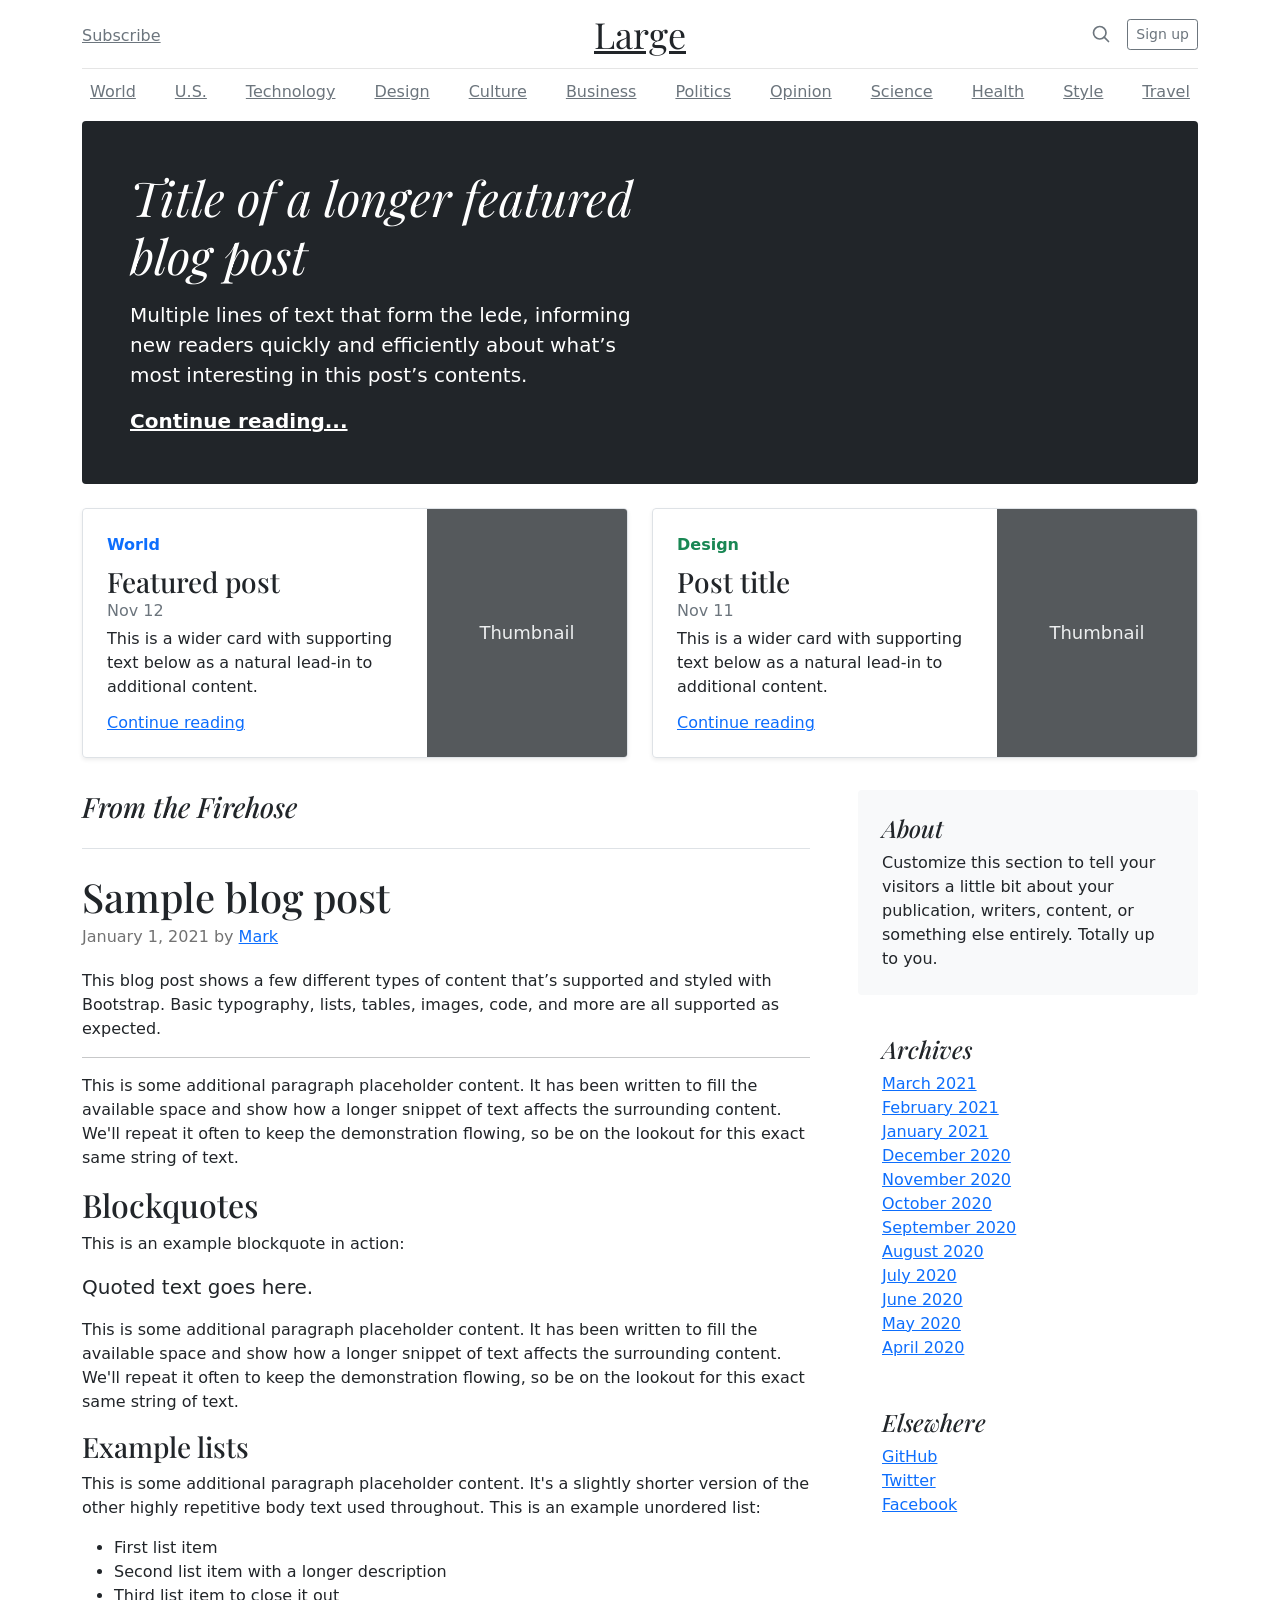
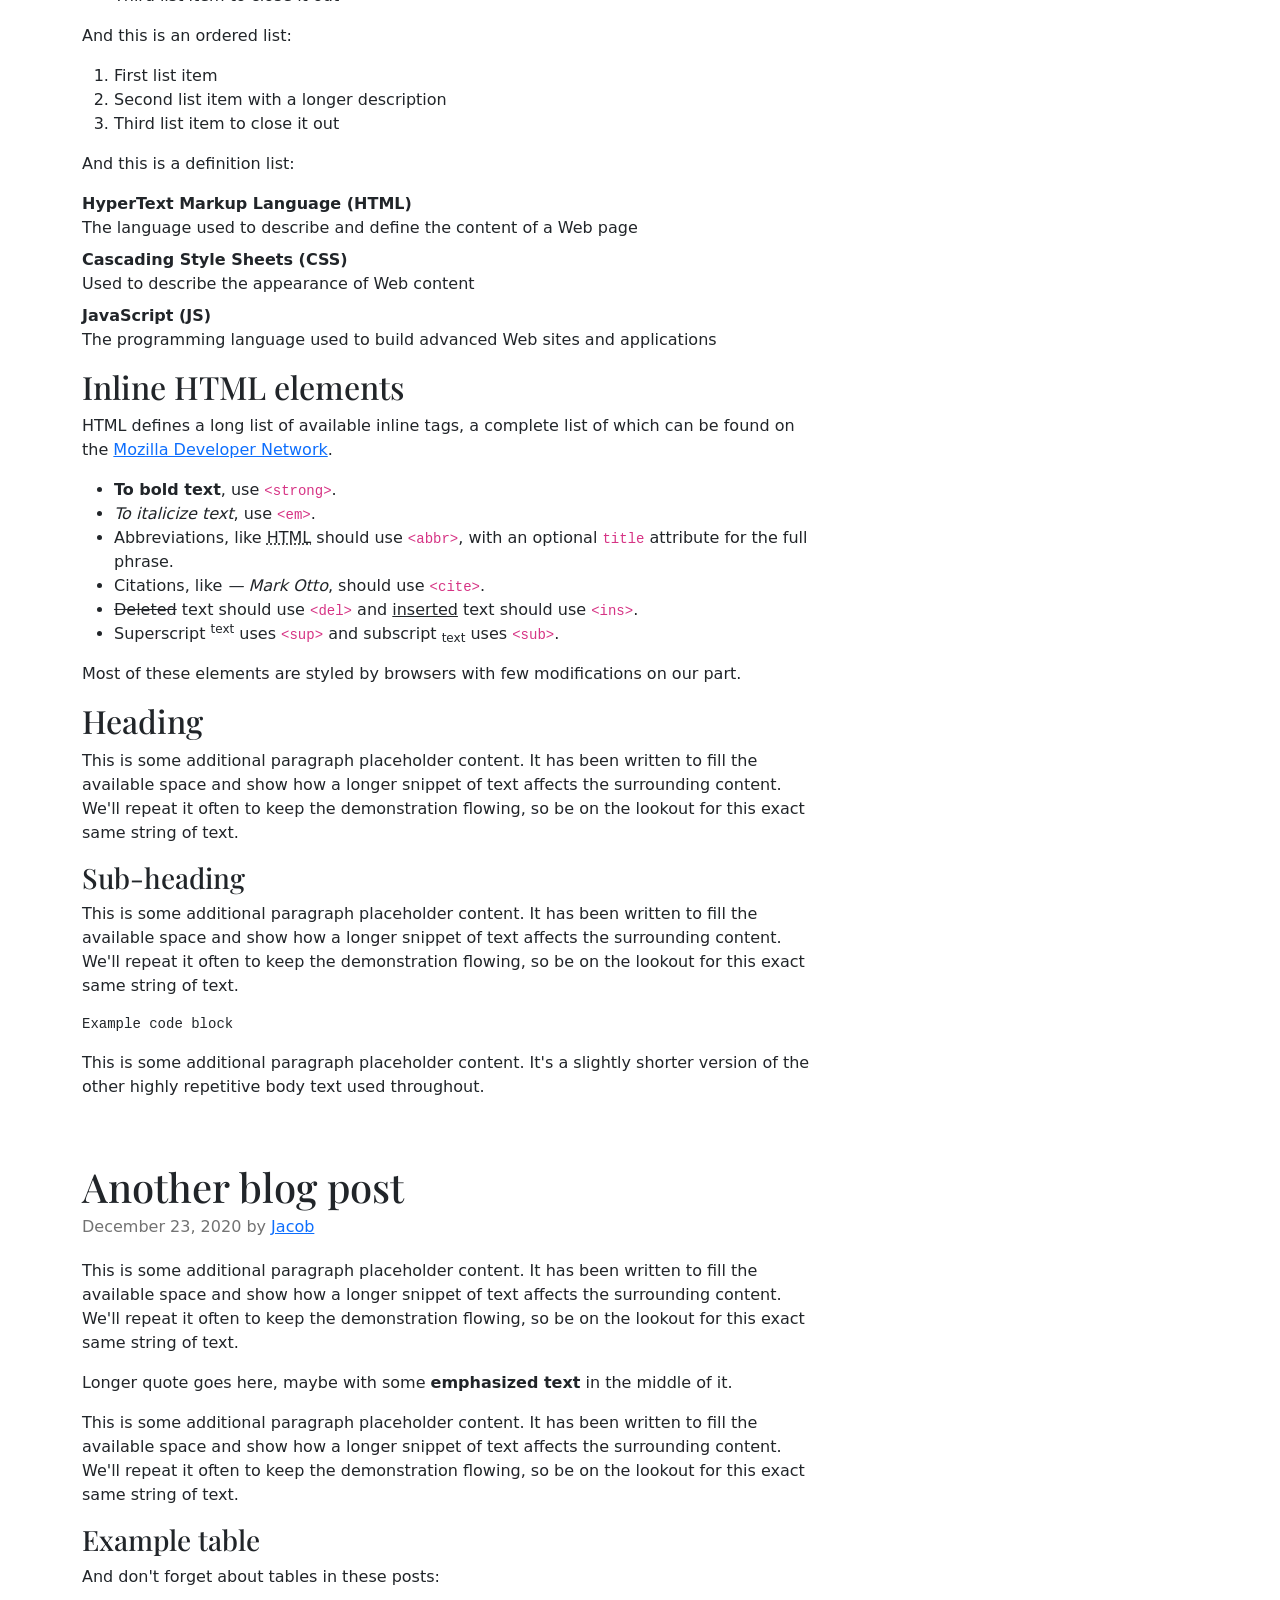
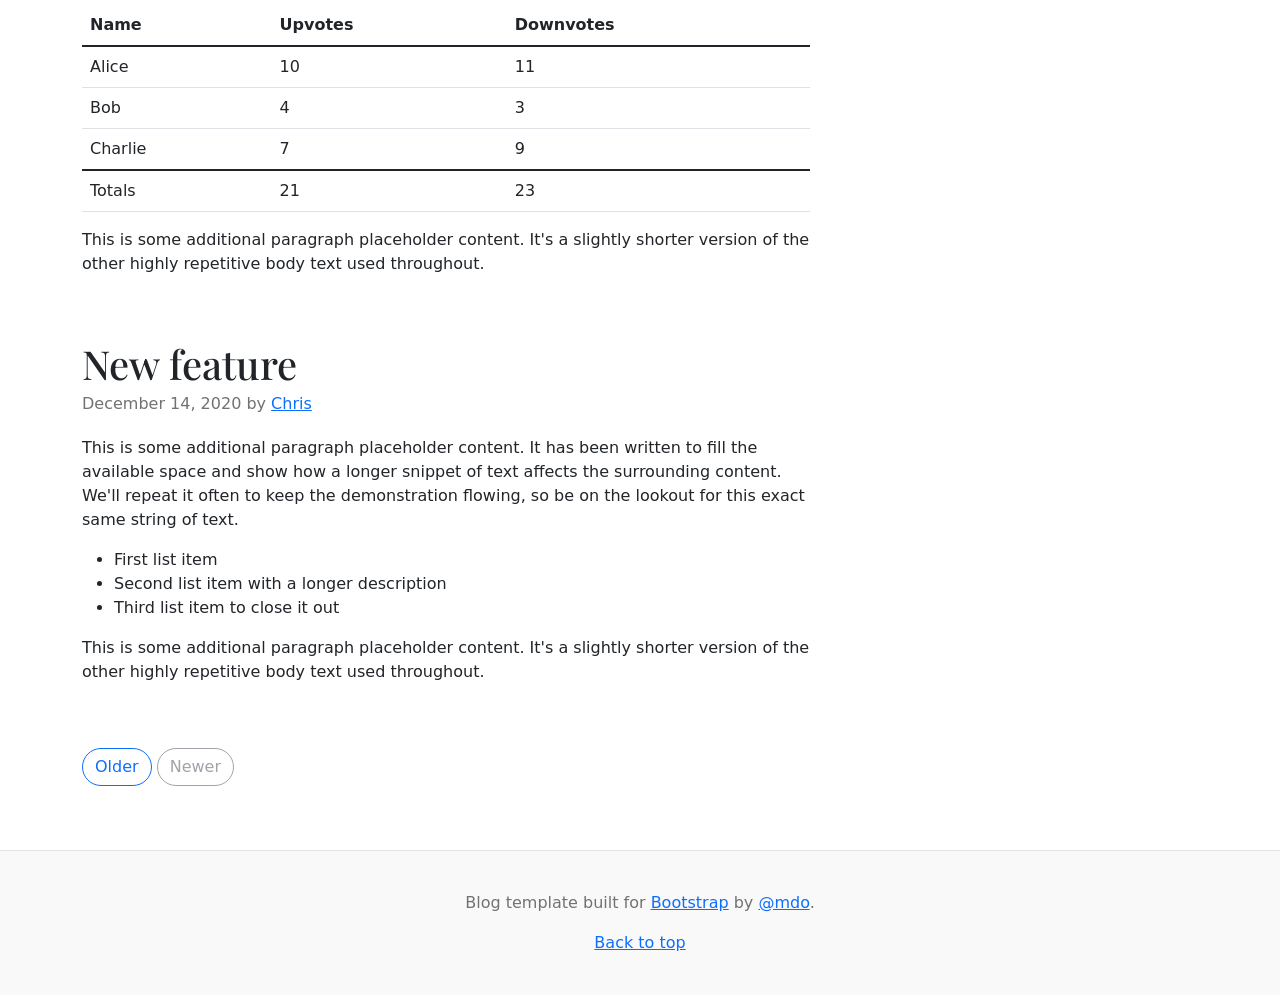
<file: projects/practice3/bootstrap-5.1.3-examples/blog/index.html>
<!doctype html>
<html lang="en">
  <head>
    <meta charset="utf-8">
    <meta name="viewport" content="width=device-width, initial-scale=1">
    <meta name="description" content="">
    <meta name="author" content="Mark Otto, Jacob Thornton, and Bootstrap contributors">
    <meta name="generator" content="Hugo 0.88.1">
    <title>Blog Template · Bootstrap v5.1</title>

    <link rel="canonical" href="https://getbootstrap.com/docs/5.1/examples/blog/">

    

    <!-- Bootstrap core CSS -->
<link href="../assets/dist/css/bootstrap.min.css" rel="stylesheet">

    <style>
      .bd-placeholder-img {
        font-size: 1.125rem;
        text-anchor: middle;
        -webkit-user-select: none;
        -moz-user-select: none;
        user-select: none;
      }

      @media (min-width: 768px) {
        .bd-placeholder-img-lg {
          font-size: 3.5rem;
        }
      }
    </style>

    
    <!-- Custom styles for this template -->
    <link href="https://fonts.googleapis.com/css?family=Playfair&#43;Display:700,900&amp;display=swap" rel="stylesheet">
    <!-- Custom styles for this template -->
    <link href="blog.css" rel="stylesheet">
  </head>
  <body>
    
<div class="container">
  <header class="blog-header py-3">
    <div class="row flex-nowrap justify-content-between align-items-center">
      <div class="col-4 pt-1">
        <a class="link-secondary" href="#">Subscribe</a>
      </div>
      <div class="col-4 text-center">
        <a class="blog-header-logo text-dark" href="#">Large</a>
      </div>
      <div class="col-4 d-flex justify-content-end align-items-center">
        <a class="link-secondary" href="#" aria-label="Search">
          <svg xmlns="http://www.w3.org/2000/svg" width="20" height="20" fill="none" stroke="currentColor" stroke-linecap="round" stroke-linejoin="round" stroke-width="2" class="mx-3" role="img" viewBox="0 0 24 24"><title>Search</title><circle cx="10.5" cy="10.5" r="7.5"/><path d="M21 21l-5.2-5.2"/></svg>
        </a>
        <a class="btn btn-sm btn-outline-secondary" href="#">Sign up</a>
      </div>
    </div>
  </header>

  <div class="nav-scroller py-1 mb-2">
    <nav class="nav d-flex justify-content-between">
      <a class="p-2 link-secondary" href="#">World</a>
      <a class="p-2 link-secondary" href="#">U.S.</a>
      <a class="p-2 link-secondary" href="#">Technology</a>
      <a class="p-2 link-secondary" href="#">Design</a>
      <a class="p-2 link-secondary" href="#">Culture</a>
      <a class="p-2 link-secondary" href="#">Business</a>
      <a class="p-2 link-secondary" href="#">Politics</a>
      <a class="p-2 link-secondary" href="#">Opinion</a>
      <a class="p-2 link-secondary" href="#">Science</a>
      <a class="p-2 link-secondary" href="#">Health</a>
      <a class="p-2 link-secondary" href="#">Style</a>
      <a class="p-2 link-secondary" href="#">Travel</a>
    </nav>
  </div>
</div>

<main class="container">
  <div class="p-4 p-md-5 mb-4 text-white rounded bg-dark">
    <div class="col-md-6 px-0">
      <h1 class="display-4 fst-italic">Title of a longer featured blog post</h1>
      <p class="lead my-3">Multiple lines of text that form the lede, informing new readers quickly and efficiently about what’s most interesting in this post’s contents.</p>
      <p class="lead mb-0"><a href="#" class="text-white fw-bold">Continue reading...</a></p>
    </div>
  </div>

  <div class="row mb-2">
    <div class="col-md-6">
      <div class="row g-0 border rounded overflow-hidden flex-md-row mb-4 shadow-sm h-md-250 position-relative">
        <div class="col p-4 d-flex flex-column position-static">
          <strong class="d-inline-block mb-2 text-primary">World</strong>
          <h3 class="mb-0">Featured post</h3>
          <div class="mb-1 text-muted">Nov 12</div>
          <p class="card-text mb-auto">This is a wider card with supporting text below as a natural lead-in to additional content.</p>
          <a href="#" class="stretched-link">Continue reading</a>
        </div>
        <div class="col-auto d-none d-lg-block">
          <svg class="bd-placeholder-img" width="200" height="250" xmlns="http://www.w3.org/2000/svg" role="img" aria-label="Placeholder: Thumbnail" preserveAspectRatio="xMidYMid slice" focusable="false"><title>Placeholder</title><rect width="100%" height="100%" fill="#55595c"/><text x="50%" y="50%" fill="#eceeef" dy=".3em">Thumbnail</text></svg>

        </div>
      </div>
    </div>
    <div class="col-md-6">
      <div class="row g-0 border rounded overflow-hidden flex-md-row mb-4 shadow-sm h-md-250 position-relative">
        <div class="col p-4 d-flex flex-column position-static">
          <strong class="d-inline-block mb-2 text-success">Design</strong>
          <h3 class="mb-0">Post title</h3>
          <div class="mb-1 text-muted">Nov 11</div>
          <p class="mb-auto">This is a wider card with supporting text below as a natural lead-in to additional content.</p>
          <a href="#" class="stretched-link">Continue reading</a>
        </div>
        <div class="col-auto d-none d-lg-block">
          <svg class="bd-placeholder-img" width="200" height="250" xmlns="http://www.w3.org/2000/svg" role="img" aria-label="Placeholder: Thumbnail" preserveAspectRatio="xMidYMid slice" focusable="false"><title>Placeholder</title><rect width="100%" height="100%" fill="#55595c"/><text x="50%" y="50%" fill="#eceeef" dy=".3em">Thumbnail</text></svg>

        </div>
      </div>
    </div>
  </div>

  <div class="row g-5">
    <div class="col-md-8">
      <h3 class="pb-4 mb-4 fst-italic border-bottom">
        From the Firehose
      </h3>

      <article class="blog-post">
        <h2 class="blog-post-title">Sample blog post</h2>
        <p class="blog-post-meta">January 1, 2021 by <a href="#">Mark</a></p>

        <p>This blog post shows a few different types of content that’s supported and styled with Bootstrap. Basic typography, lists, tables, images, code, and more are all supported as expected.</p>
        <hr>
        <p>This is some additional paragraph placeholder content. It has been written to fill the available space and show how a longer snippet of text affects the surrounding content. We'll repeat it often to keep the demonstration flowing, so be on the lookout for this exact same string of text.</p>
        <h2>Blockquotes</h2>
        <p>This is an example blockquote in action:</p>
        <blockquote class="blockquote">
          <p>Quoted text goes here.</p>
        </blockquote>
        <p>This is some additional paragraph placeholder content. It has been written to fill the available space and show how a longer snippet of text affects the surrounding content. We'll repeat it often to keep the demonstration flowing, so be on the lookout for this exact same string of text.</p>
        <h3>Example lists</h3>
        <p>This is some additional paragraph placeholder content. It's a slightly shorter version of the other highly repetitive body text used throughout. This is an example unordered list:</p>
        <ul>
          <li>First list item</li>
          <li>Second list item with a longer description</li>
          <li>Third list item to close it out</li>
        </ul>
        <p>And this is an ordered list:</p>
        <ol>
          <li>First list item</li>
          <li>Second list item with a longer description</li>
          <li>Third list item to close it out</li>
        </ol>
        <p>And this is a definition list:</p>
        <dl>
          <dt>HyperText Markup Language (HTML)</dt>
          <dd>The language used to describe and define the content of a Web page</dd>
          <dt>Cascading Style Sheets (CSS)</dt>
          <dd>Used to describe the appearance of Web content</dd>
          <dt>JavaScript (JS)</dt>
          <dd>The programming language used to build advanced Web sites and applications</dd>
        </dl>
        <h2>Inline HTML elements</h2>
        <p>HTML defines a long list of available inline tags, a complete list of which can be found on the <a href="https://developer.mozilla.org/en-US/docs/Web/HTML/Element">Mozilla Developer Network</a>.</p>
        <ul>
          <li><strong>To bold text</strong>, use <code class="language-plaintext highlighter-rouge">&lt;strong&gt;</code>.</li>
          <li><em>To italicize text</em>, use <code class="language-plaintext highlighter-rouge">&lt;em&gt;</code>.</li>
          <li>Abbreviations, like <abbr title="HyperText Markup Langage">HTML</abbr> should use <code class="language-plaintext highlighter-rouge">&lt;abbr&gt;</code>, with an optional <code class="language-plaintext highlighter-rouge">title</code> attribute for the full phrase.</li>
          <li>Citations, like <cite>— Mark Otto</cite>, should use <code class="language-plaintext highlighter-rouge">&lt;cite&gt;</code>.</li>
          <li><del>Deleted</del> text should use <code class="language-plaintext highlighter-rouge">&lt;del&gt;</code> and <ins>inserted</ins> text should use <code class="language-plaintext highlighter-rouge">&lt;ins&gt;</code>.</li>
          <li>Superscript <sup>text</sup> uses <code class="language-plaintext highlighter-rouge">&lt;sup&gt;</code> and subscript <sub>text</sub> uses <code class="language-plaintext highlighter-rouge">&lt;sub&gt;</code>.</li>
        </ul>
        <p>Most of these elements are styled by browsers with few modifications on our part.</p>
        <h2>Heading</h2>
        <p>This is some additional paragraph placeholder content. It has been written to fill the available space and show how a longer snippet of text affects the surrounding content. We'll repeat it often to keep the demonstration flowing, so be on the lookout for this exact same string of text.</p>
        <h3>Sub-heading</h3>
        <p>This is some additional paragraph placeholder content. It has been written to fill the available space and show how a longer snippet of text affects the surrounding content. We'll repeat it often to keep the demonstration flowing, so be on the lookout for this exact same string of text.</p>
        <pre><code>Example code block</code></pre>
        <p>This is some additional paragraph placeholder content. It's a slightly shorter version of the other highly repetitive body text used throughout.</p>
      </article>

      <article class="blog-post">
        <h2 class="blog-post-title">Another blog post</h2>
        <p class="blog-post-meta">December 23, 2020 by <a href="#">Jacob</a></p>

        <p>This is some additional paragraph placeholder content. It has been written to fill the available space and show how a longer snippet of text affects the surrounding content. We'll repeat it often to keep the demonstration flowing, so be on the lookout for this exact same string of text.</p>
        <blockquote>
          <p>Longer quote goes here, maybe with some <strong>emphasized text</strong> in the middle of it.</p>
        </blockquote>
        <p>This is some additional paragraph placeholder content. It has been written to fill the available space and show how a longer snippet of text affects the surrounding content. We'll repeat it often to keep the demonstration flowing, so be on the lookout for this exact same string of text.</p>
        <h3>Example table</h3>
        <p>And don't forget about tables in these posts:</p>
        <table class="table">
          <thead>
            <tr>
              <th>Name</th>
              <th>Upvotes</th>
              <th>Downvotes</th>
            </tr>
          </thead>
          <tbody>
            <tr>
              <td>Alice</td>
              <td>10</td>
              <td>11</td>
            </tr>
            <tr>
              <td>Bob</td>
              <td>4</td>
              <td>3</td>
            </tr>
            <tr>
              <td>Charlie</td>
              <td>7</td>
              <td>9</td>
            </tr>
          </tbody>
          <tfoot>
            <tr>
              <td>Totals</td>
              <td>21</td>
              <td>23</td>
            </tr>
          </tfoot>
        </table>

        <p>This is some additional paragraph placeholder content. It's a slightly shorter version of the other highly repetitive body text used throughout.</p>
      </article>

      <article class="blog-post">
        <h2 class="blog-post-title">New feature</h2>
        <p class="blog-post-meta">December 14, 2020 by <a href="#">Chris</a></p>

        <p>This is some additional paragraph placeholder content. It has been written to fill the available space and show how a longer snippet of text affects the surrounding content. We'll repeat it often to keep the demonstration flowing, so be on the lookout for this exact same string of text.</p>
        <ul>
          <li>First list item</li>
          <li>Second list item with a longer description</li>
          <li>Third list item to close it out</li>
        </ul>
        <p>This is some additional paragraph placeholder content. It's a slightly shorter version of the other highly repetitive body text used throughout.</p>
      </article>

      <nav class="blog-pagination" aria-label="Pagination">
        <a class="btn btn-outline-primary" href="#">Older</a>
        <a class="btn btn-outline-secondary disabled">Newer</a>
      </nav>

    </div>

    <div class="col-md-4">
      <div class="position-sticky" style="top: 2rem;">
        <div class="p-4 mb-3 bg-light rounded">
          <h4 class="fst-italic">About</h4>
          <p class="mb-0">Customize this section to tell your visitors a little bit about your publication, writers, content, or something else entirely. Totally up to you.</p>
        </div>

        <div class="p-4">
          <h4 class="fst-italic">Archives</h4>
          <ol class="list-unstyled mb-0">
            <li><a href="#">March 2021</a></li>
            <li><a href="#">February 2021</a></li>
            <li><a href="#">January 2021</a></li>
            <li><a href="#">December 2020</a></li>
            <li><a href="#">November 2020</a></li>
            <li><a href="#">October 2020</a></li>
            <li><a href="#">September 2020</a></li>
            <li><a href="#">August 2020</a></li>
            <li><a href="#">July 2020</a></li>
            <li><a href="#">June 2020</a></li>
            <li><a href="#">May 2020</a></li>
            <li><a href="#">April 2020</a></li>
          </ol>
        </div>

        <div class="p-4">
          <h4 class="fst-italic">Elsewhere</h4>
          <ol class="list-unstyled">
            <li><a href="#">GitHub</a></li>
            <li><a href="#">Twitter</a></li>
            <li><a href="#">Facebook</a></li>
          </ol>
        </div>
      </div>
    </div>
  </div>

</main>

<footer class="blog-footer">
  <p>Blog template built for <a href="https://getbootstrap.com/">Bootstrap</a> by <a href="https://twitter.com/mdo">@mdo</a>.</p>
  <p>
    <a href="#">Back to top</a>
  </p>
</footer>


    
  </body>
</html>
</file>
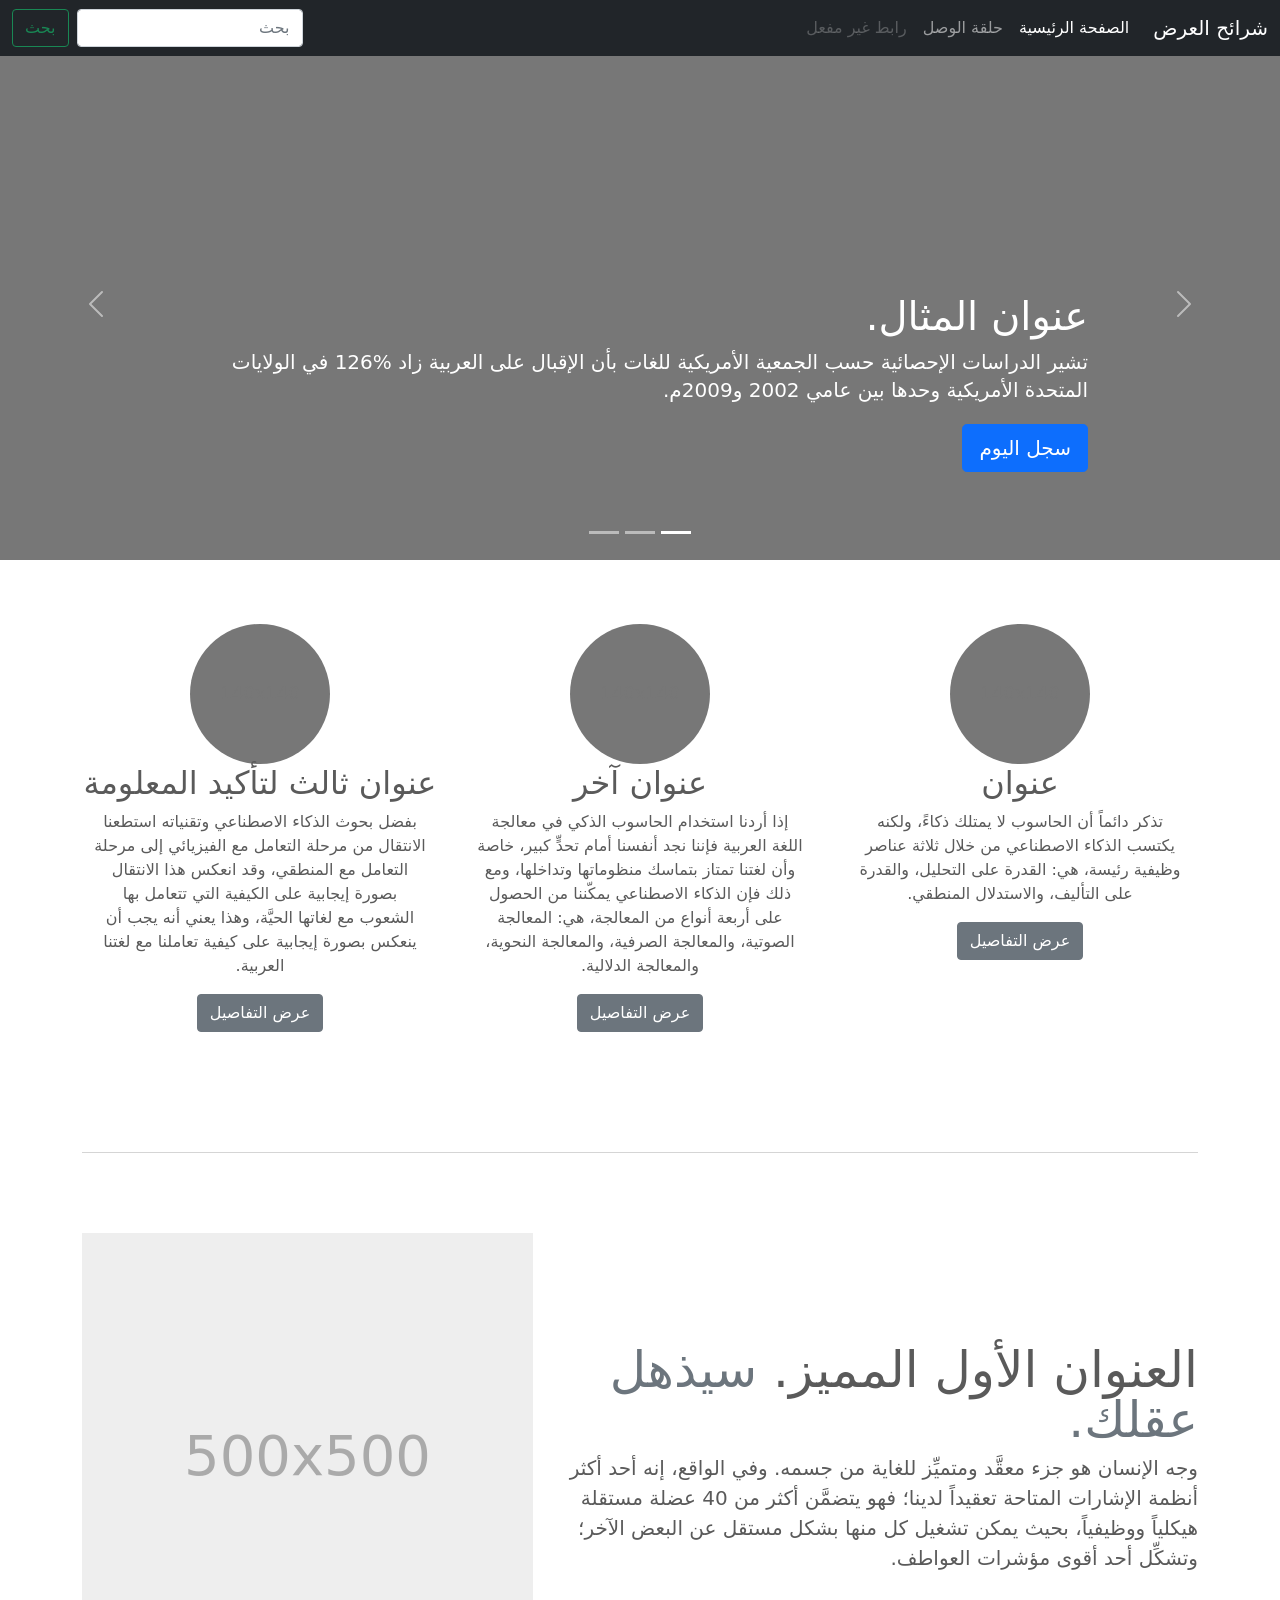
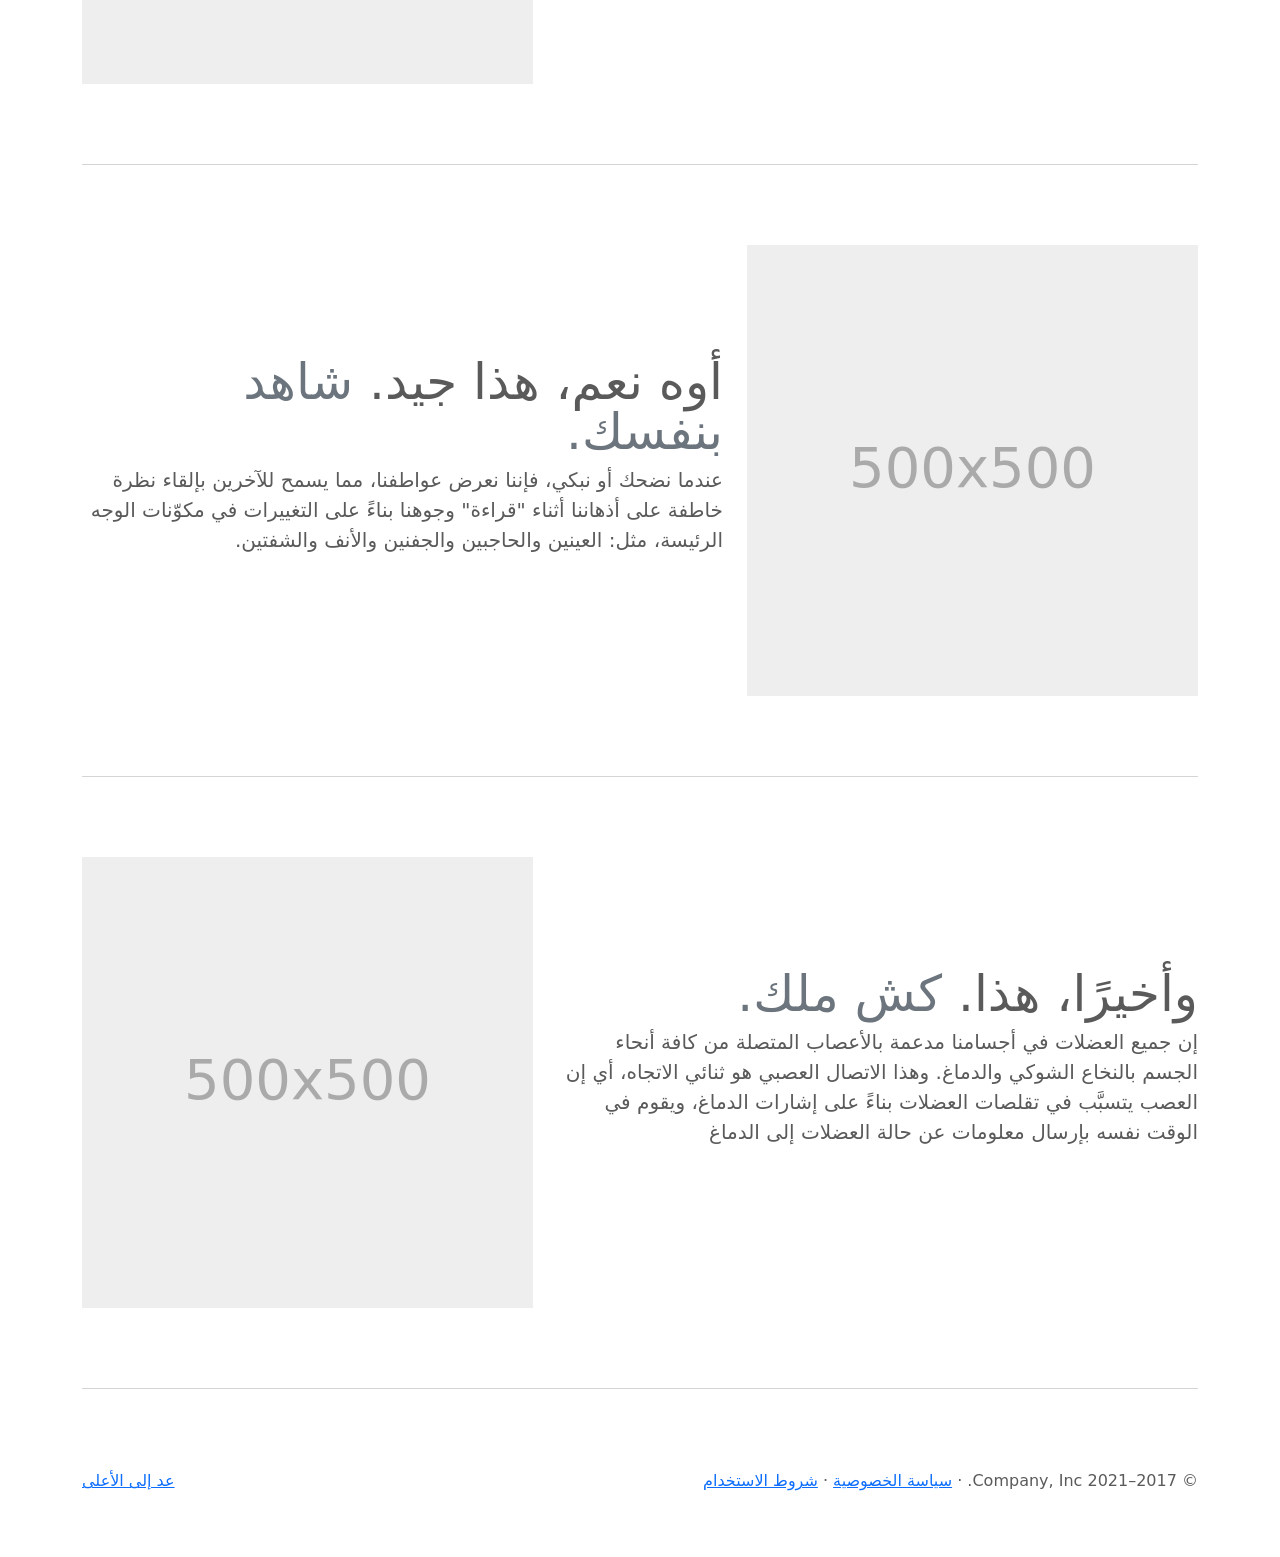
<file: projects/practice3/bootstrap-5.1.3-examples/carousel-rtl/index.html>
<!doctype html>
<html lang="ar" dir="rtl">
  <head>
    <meta charset="utf-8">
    <meta name="viewport" content="width=device-width, initial-scale=1">
    <meta name="description" content="">
    <meta name="author" content="Mark Otto, Jacob Thornton, and Bootstrap contributors">
    <meta name="generator" content="Hugo 0.88.1">
    <title>قالب  شرائح العرض · Bootstrap v5.1</title>

    <link rel="canonical" href="https://getbootstrap.com/docs/5.1/examples/carousel-rtl/">

    

    <!-- Bootstrap core CSS -->
<link href="../assets/dist/css/bootstrap.rtl.min.css" rel="stylesheet">

    <style>
      .bd-placeholder-img {
        font-size: 1.125rem;
        text-anchor: middle;
        -webkit-user-select: none;
        -moz-user-select: none;
        user-select: none;
      }

      @media (min-width: 768px) {
        .bd-placeholder-img-lg {
          font-size: 3.5rem;
        }
      }
    </style>

    
    <!-- Custom styles for this template -->
    <link href="../carousel/carousel.rtl.css" rel="stylesheet">
  </head>
  <body>
    
<header>
  <nav class="navbar navbar-expand-md navbar-dark fixed-top bg-dark">
    <div class="container-fluid">
      <a class="navbar-brand" href="#">شرائح العرض</a>
      <button class="navbar-toggler" type="button" data-bs-toggle="collapse" data-bs-target="#navbarCollapse" aria-controls="navbarCollapse" aria-expanded="false" aria-label="تبديل التنقل">
        <span class="navbar-toggler-icon"></span>
      </button>
      <div class="collapse navbar-collapse" id="navbarCollapse">
        <ul class="navbar-nav me-auto mb-2 mb-md-0">
          <li class="nav-item">
            <a class="nav-link active" aria-current="page" href="#">الصفحة الرئيسية</a>
          </li>
          <li class="nav-item">
            <a class="nav-link" href="#">حلقة الوصل</a>
          </li>
          <li class="nav-item">
            <a class="nav-link disabled">رابط غير مفعل</a>
          </li>
        </ul>
        <form class="d-flex">
          <input class="form-control me-2" type="search" placeholder="بحث" aria-label="بحث">
          <button class="btn btn-outline-success" type="submit">بحث</button>
        </form>
      </div>
    </div>
  </nav>
</header>

<main>

  <div id="myCarousel" class="carousel slide" data-bs-ride="carousel">
    <div class="carousel-indicators">
      <button type="button" data-bs-target="#myCarousel" data-bs-slide-to="0" class="active" aria-current="true" aria-label="Slide 1"></button>
      <button type="button" data-bs-target="#myCarousel" data-bs-slide-to="1" aria-label="Slide 2"></button>
      <button type="button" data-bs-target="#myCarousel" data-bs-slide-to="2" aria-label="Slide 3"></button>
    </div>
    <div class="carousel-inner">
      <div class="carousel-item active">
        <svg class="bd-placeholder-img" width="100%" height="100%" xmlns="http://www.w3.org/2000/svg" aria-hidden="true" preserveAspectRatio="xMidYMid slice" focusable="false"><rect width="100%" height="100%" fill="#777"/></svg>

        <div class="container">
          <div class="carousel-caption text-start">
            <h1>عنوان المثال.</h1>
            <p>تشير الدراسات الإحصائية حسب الجمعية الأمريكية للغات بأن الإقبال على العربية زاد %126 في الولايات المتحدة الأمريكية وحدها بين عامي 2002 و2009م.</p>
            <p><a class="btn btn-lg btn-primary" href="#">سجل اليوم</a></p>
          </div>
        </div>
      </div>
      <div class="carousel-item">
        <svg class="bd-placeholder-img" width="100%" height="100%" xmlns="http://www.w3.org/2000/svg" aria-hidden="true" preserveAspectRatio="xMidYMid slice" focusable="false"><rect width="100%" height="100%" fill="#777"/></svg>

        <div class="container">
          <div class="carousel-caption">
            <h1>عنوان مثال آخر.</h1>
            <p>حسب المجلس الثقافي البريطاني فإن تعليم الإنجليزية داخل بريطانيا يسهم في تعزيز اقتصادها بما يتجاوز ملياري جنيه سنوياً، كما أنه وفر أكثر من 26 ألف وظيفة.</p>
            <p><a class="btn btn-lg btn-primary" href="#">أعرف أكثر</a></p>
          </div>
        </div>
      </div>
      <div class="carousel-item">
        <svg class="bd-placeholder-img" width="100%" height="100%" xmlns="http://www.w3.org/2000/svg" aria-hidden="true" preserveAspectRatio="xMidYMid slice" focusable="false"><rect width="100%" height="100%" fill="#777"/></svg>

        <div class="container">
          <div class="carousel-caption text-end">
            <h1>واحد أكثر لقياس جيد.</h1>
            <p>الإحصاءات لحجم الاستثمار اللغوي خارج بريطانيا تتفاوت من سنة لأخرى إلا أن المدير التنفيذي للمجلس الثقافي البريطاني إدي بايرز يرى أن استثمار تعليم الإنجليزية في الخارج لا يحسب على المستوى المالي فحسب بل على المستوى السياسي أيضاً.</p>
            <p><a class="btn btn-lg btn-primary" href="#">تصفح المعرض</a></p>
          </div>
        </div>
      </div>
    </div>
    <button class="carousel-control-prev" type="button" data-bs-target="#myCarousel" data-bs-slide="prev">
      <span class="carousel-control-prev-icon" aria-hidden="true"></span>
      <span class="visually-hidden">السابق</span>
    </button>
    <button class="carousel-control-next" type="button" data-bs-target="#myCarousel" data-bs-slide="next">
      <span class="carousel-control-next-icon" aria-hidden="true"></span>
      <span class="visually-hidden">التالي</span>
    </button>
  </div>


  <!-- Marketing messaging and featurettes
  ================================================== -->
  <!-- Wrap the rest of the page in another container to center all the content. -->

  <div class="container marketing">

    <!-- Three columns of text below the carousel -->
    <div class="row">
      <div class="col-lg-4">
        <svg class="bd-placeholder-img rounded-circle" width="140" height="140" xmlns="http://www.w3.org/2000/svg" role="img" aria-label="Placeholder: 140x140" preserveAspectRatio="xMidYMid slice" focusable="false"><title>Placeholder</title><rect width="100%" height="100%" fill="#777"/><text x="50%" y="50%" fill="#777" dy=".3em">140x140</text></svg>

        <h2>عنوان</h2>
        <p>تذكر دائماً أن الحاسوب لا يمتلك ذكاءً، ولكنه يكتسب الذكاء الاصطناعي من خلال ثلاثة عناصر وظيفية رئيسة، هي: القدرة على التحليل، والقدرة على التأليف، والاستدلال المنطقي.</p>
        <p><a class="btn btn-secondary" href="#">عرض التفاصيل</a></p>
      </div><!-- /.col-lg-4 -->
      <div class="col-lg-4">
        <svg class="bd-placeholder-img rounded-circle" width="140" height="140" xmlns="http://www.w3.org/2000/svg" role="img" aria-label="Placeholder: 140x140" preserveAspectRatio="xMidYMid slice" focusable="false"><title>Placeholder</title><rect width="100%" height="100%" fill="#777"/><text x="50%" y="50%" fill="#777" dy=".3em">140x140</text></svg>

        <h2>عنوان آخر</h2>
        <p>إذا أردنا استخدام الحاسوب الذكي في معالجة اللغة العربية فإننا نجد أنفسنا أمام تحدٍّ كبير، خاصة وأن لغتنا تمتاز بتماسك منظوماتها وتداخلها، ومع ذلك فإن الذكاء الاصطناعي يمكّننا من الحصول على أربعة أنواع من المعالجة، هي: المعالجة الصوتية، والمعالجة الصرفية، والمعالجة النحوية، والمعالجة الدلالية.</p>
        <p><a class="btn btn-secondary" href="#">عرض التفاصيل</a></p>
      </div><!-- /.col-lg-4 -->
      <div class="col-lg-4">
        <svg class="bd-placeholder-img rounded-circle" width="140" height="140" xmlns="http://www.w3.org/2000/svg" role="img" aria-label="Placeholder: 140x140" preserveAspectRatio="xMidYMid slice" focusable="false"><title>Placeholder</title><rect width="100%" height="100%" fill="#777"/><text x="50%" y="50%" fill="#777" dy=".3em">140x140</text></svg>

        <h2>عنوان ثالث لتأكيد المعلومة</h2>
        <p>بفضل بحوث الذكاء الاصطناعي وتقنياته استطعنا الانتقال من مرحلة التعامل مع الفيزيائي إلى مرحلة التعامل مع المنطقي، وقد انعكس هذا الانتقال بصورة إيجابية على الكيفية التي تتعامل بها الشعوب مع لغاتها الحيَّة، وهذا يعني أنه يجب أن ينعكس بصورة إيجابية على كيفية تعاملنا مع لغتنا العربية.</p>
        <p><a class="btn btn-secondary" href="#">عرض التفاصيل</a></p>
      </div><!-- /.col-lg-4 -->
    </div><!-- /.row -->


    <!-- START THE FEATURETTES -->

    <hr class="featurette-divider">

    <div class="row featurette">
      <div class="col-md-7">
        <h2 class="featurette-heading">العنوان الأول المميز. <span class="text-muted"> سيذهل عقلك. </span></h2>
        <p class="lead">وجه الإنسان هو جزء معقَّد ومتميِّز للغاية من جسمه. وفي الواقع، إنه أحد أكثر أنظمة الإشارات المتاحة تعقيداً لدينا؛ فهو يتضمَّن أكثر من 40 عضلة مستقلة هيكلياً ووظيفياً، بحيث يمكن تشغيل كل منها بشكل مستقل عن البعض الآخر؛ وتشكِّل أحد أقوى مؤشرات العواطف.</p>
      </div>
      <div class="col-md-5">
        <svg class="bd-placeholder-img bd-placeholder-img-lg featurette-image img-fluid mx-auto" width="500" height="500" xmlns="http://www.w3.org/2000/svg" role="img" aria-label="Placeholder: 500x500" preserveAspectRatio="xMidYMid slice" focusable="false"><title>Placeholder</title><rect width="100%" height="100%" fill="#eee"/><text x="50%" y="50%" fill="#aaa" dy=".3em">500x500</text></svg>

      </div>
    </div>

    <hr class="featurette-divider">

    <div class="row featurette">
      <div class="col-md-7 order-md-2">
        <h2 class="featurette-heading">أوه نعم، هذا جيد. <span class="text-muted"> شاهد بنفسك. </span></h2>
        <p class="lead">عندما نضحك أو نبكي، فإننا نعرض عواطفنا، مما يسمح للآخرين بإلقاء نظرة خاطفة على أذهاننا أثناء "قراءة" وجوهنا بناءً على التغييرات في مكوّنات الوجه الرئيسة، مثل: العينين والحاجبين والجفنين والأنف والشفتين.</p>
      </div>
      <div class="col-md-5 order-md-1">
        <svg class="bd-placeholder-img bd-placeholder-img-lg featurette-image img-fluid mx-auto" width="500" height="500" xmlns="http://www.w3.org/2000/svg" role="img" aria-label="Placeholder: 500x500" preserveAspectRatio="xMidYMid slice" focusable="false"><title>Placeholder</title><rect width="100%" height="100%" fill="#eee"/><text x="50%" y="50%" fill="#aaa" dy=".3em">500x500</text></svg>

      </div>
    </div>

    <hr class="featurette-divider">

    <div class="row featurette">
      <div class="col-md-7">
        <h2 class="featurette-heading">وأخيرًا، هذا. <span class="text-muted"> كش ملك. </span></h2>
        <p class="lead">إن جميع العضلات في أجسامنا مدعمة بالأعصاب المتصلة من كافة أنحاء الجسم بالنخاع الشوكي والدماغ. وهذا الاتصال العصبي هو ثنائي الاتجاه، أي إن العصب يتسبَّب في تقلصات العضلات بناءً على إشارات الدماغ، ويقوم في الوقت نفسه بإرسال معلومات عن حالة العضلات إلى الدماغ</p>
      </div>
      <div class="col-md-5">
        <svg class="bd-placeholder-img bd-placeholder-img-lg featurette-image img-fluid mx-auto" width="500" height="500" xmlns="http://www.w3.org/2000/svg" role="img" aria-label="Placeholder: 500x500" preserveAspectRatio="xMidYMid slice" focusable="false"><title>Placeholder</title><rect width="100%" height="100%" fill="#eee"/><text x="50%" y="50%" fill="#aaa" dy=".3em">500x500</text></svg>

      </div>
    </div>

    <hr class="featurette-divider">

    <!-- /END THE FEATURETTES -->

  </div><!-- /.container -->


  <!-- FOOTER -->
  <footer class="container">
    <p class="float-end"><a href="#">عد إلى الأعلى</a></p>
    <p>&copy; 2017–2021 Company, Inc. &middot; <a href="#">سياسة الخصوصية</a> &middot; <a href="#">شروط الاستخدام</a></p>
  </footer>
</main>


    <script src="../assets/dist/js/bootstrap.bundle.min.js"></script>

      
  </body>
</html>
</file>
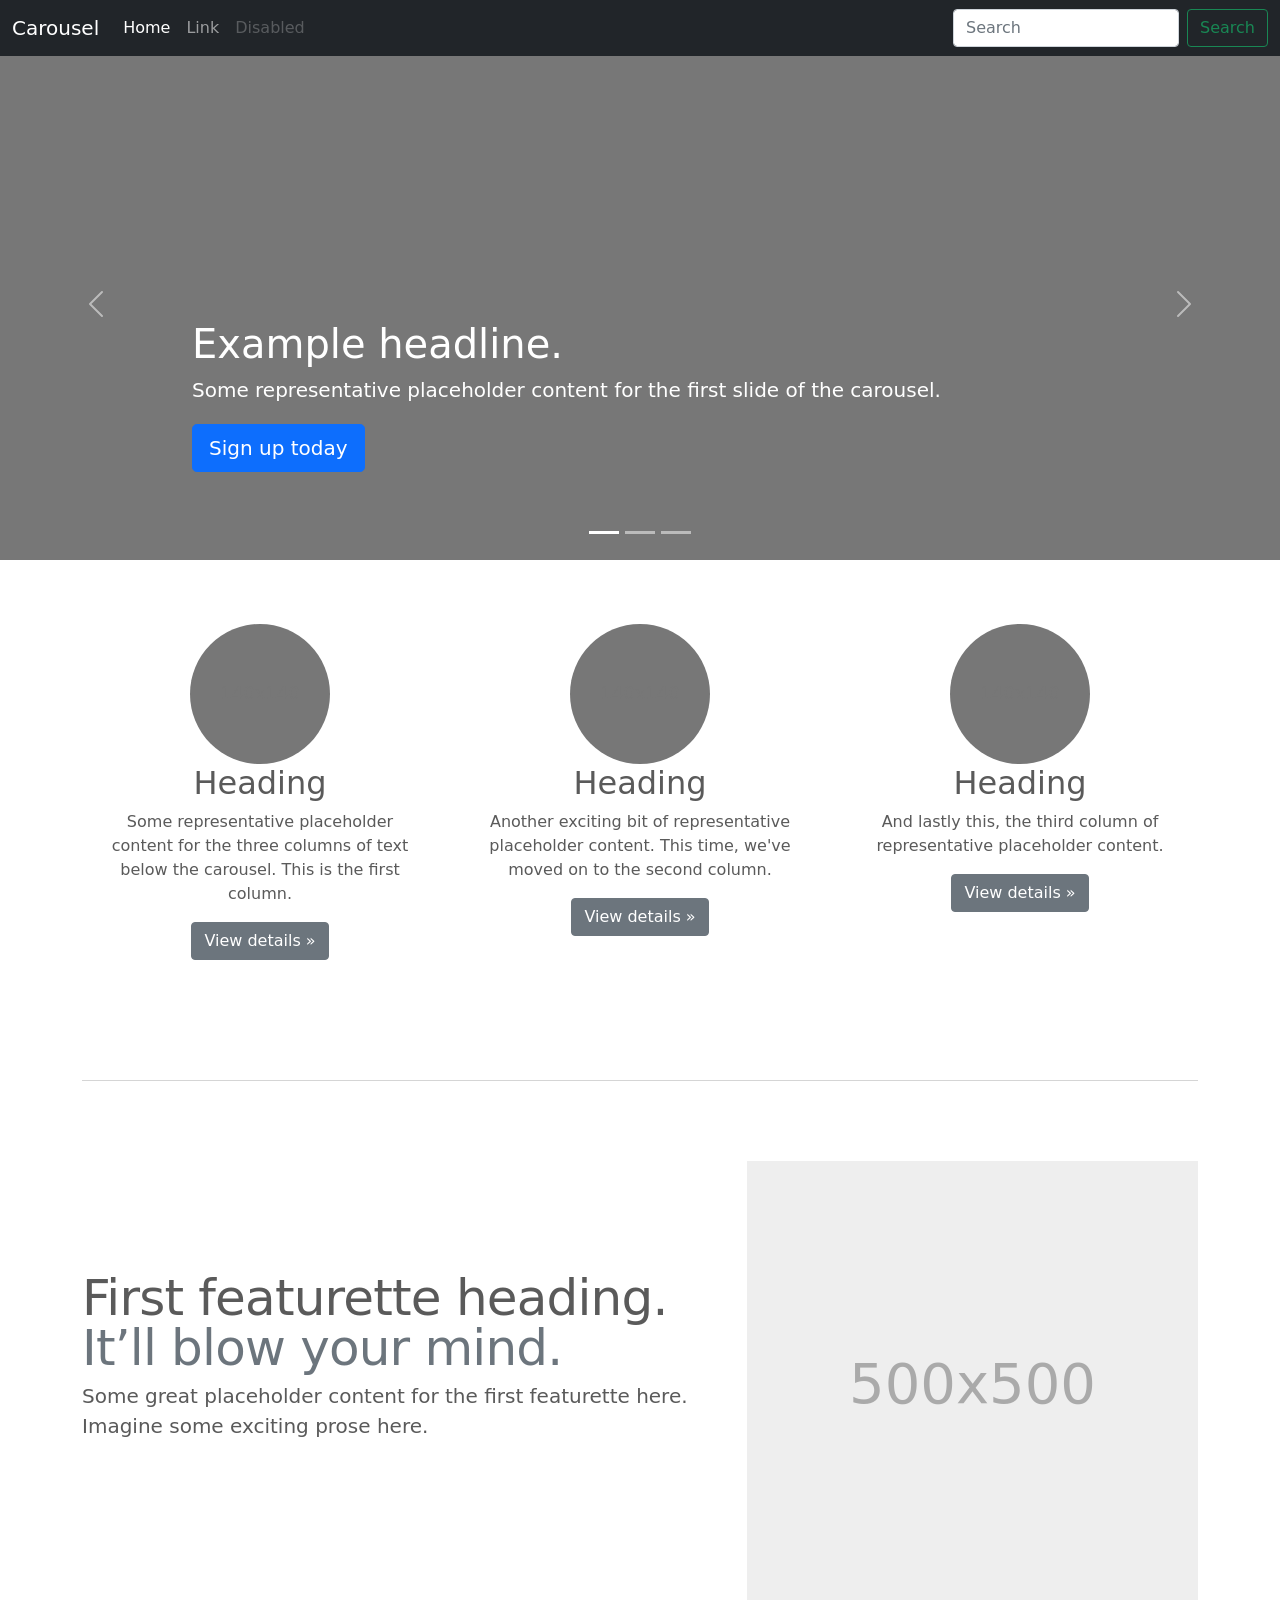
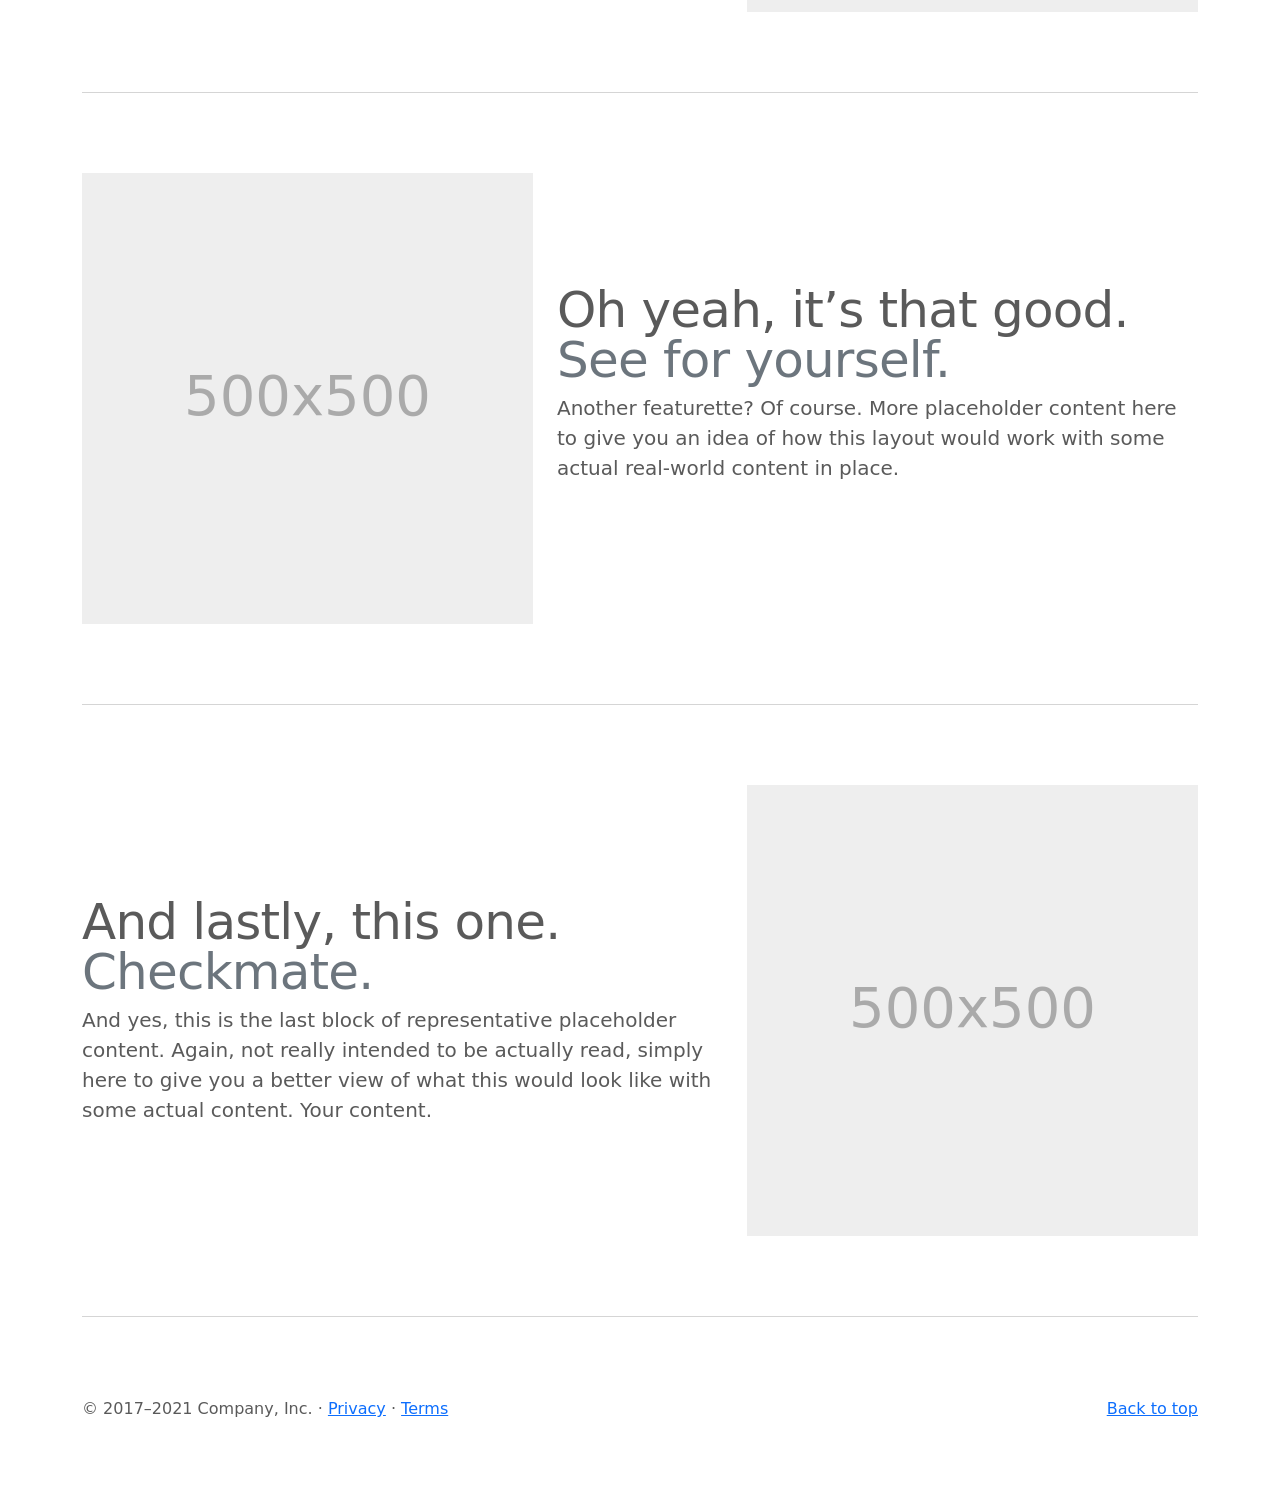
<file: projects/practice3/bootstrap-5.1.3-examples/carousel/index.html>
<!doctype html>
<html lang="en">
  <head>
    <meta charset="utf-8">
    <meta name="viewport" content="width=device-width, initial-scale=1">
    <meta name="description" content="">
    <meta name="author" content="Mark Otto, Jacob Thornton, and Bootstrap contributors">
    <meta name="generator" content="Hugo 0.88.1">
    <title>Carousel Template · Bootstrap v5.1</title>

    <link rel="canonical" href="https://getbootstrap.com/docs/5.1/examples/carousel/">

    

    <!-- Bootstrap core CSS -->
<link href="../assets/dist/css/bootstrap.min.css" rel="stylesheet">

    <style>
      .bd-placeholder-img {
        font-size: 1.125rem;
        text-anchor: middle;
        -webkit-user-select: none;
        -moz-user-select: none;
        user-select: none;
      }

      @media (min-width: 768px) {
        .bd-placeholder-img-lg {
          font-size: 3.5rem;
        }
      }
    </style>

    
    <!-- Custom styles for this template -->
    <link href="carousel.css" rel="stylesheet">
  </head>
  <body>
    
<header>
  <nav class="navbar navbar-expand-md navbar-dark fixed-top bg-dark">
    <div class="container-fluid">
      <a class="navbar-brand" href="#">Carousel</a>
      <button class="navbar-toggler" type="button" data-bs-toggle="collapse" data-bs-target="#navbarCollapse" aria-controls="navbarCollapse" aria-expanded="false" aria-label="Toggle navigation">
        <span class="navbar-toggler-icon"></span>
      </button>
      <div class="collapse navbar-collapse" id="navbarCollapse">
        <ul class="navbar-nav me-auto mb-2 mb-md-0">
          <li class="nav-item">
            <a class="nav-link active" aria-current="page" href="#">Home</a>
          </li>
          <li class="nav-item">
            <a class="nav-link" href="#">Link</a>
          </li>
          <li class="nav-item">
            <a class="nav-link disabled">Disabled</a>
          </li>
        </ul>
        <form class="d-flex">
          <input class="form-control me-2" type="search" placeholder="Search" aria-label="Search">
          <button class="btn btn-outline-success" type="submit">Search</button>
        </form>
      </div>
    </div>
  </nav>
</header>

<main>

  <div id="myCarousel" class="carousel slide" data-bs-ride="carousel">
    <div class="carousel-indicators">
      <button type="button" data-bs-target="#myCarousel" data-bs-slide-to="0" class="active" aria-current="true" aria-label="Slide 1"></button>
      <button type="button" data-bs-target="#myCarousel" data-bs-slide-to="1" aria-label="Slide 2"></button>
      <button type="button" data-bs-target="#myCarousel" data-bs-slide-to="2" aria-label="Slide 3"></button>
    </div>
    <div class="carousel-inner">
      <div class="carousel-item active">
        <svg class="bd-placeholder-img" width="100%" height="100%" xmlns="http://www.w3.org/2000/svg" aria-hidden="true" preserveAspectRatio="xMidYMid slice" focusable="false"><rect width="100%" height="100%" fill="#777"/></svg>

        <div class="container">
          <div class="carousel-caption text-start">
            <h1>Example headline.</h1>
            <p>Some representative placeholder content for the first slide of the carousel.</p>
            <p><a class="btn btn-lg btn-primary" href="#">Sign up today</a></p>
          </div>
        </div>
      </div>
      <div class="carousel-item">
        <svg class="bd-placeholder-img" width="100%" height="100%" xmlns="http://www.w3.org/2000/svg" aria-hidden="true" preserveAspectRatio="xMidYMid slice" focusable="false"><rect width="100%" height="100%" fill="#777"/></svg>

        <div class="container">
          <div class="carousel-caption">
            <h1>Another example headline.</h1>
            <p>Some representative placeholder content for the second slide of the carousel.</p>
            <p><a class="btn btn-lg btn-primary" href="#">Learn more</a></p>
          </div>
        </div>
      </div>
      <div class="carousel-item">
        <svg class="bd-placeholder-img" width="100%" height="100%" xmlns="http://www.w3.org/2000/svg" aria-hidden="true" preserveAspectRatio="xMidYMid slice" focusable="false"><rect width="100%" height="100%" fill="#777"/></svg>

        <div class="container">
          <div class="carousel-caption text-end">
            <h1>One more for good measure.</h1>
            <p>Some representative placeholder content for the third slide of this carousel.</p>
            <p><a class="btn btn-lg btn-primary" href="#">Browse gallery</a></p>
          </div>
        </div>
      </div>
    </div>
    <button class="carousel-control-prev" type="button" data-bs-target="#myCarousel" data-bs-slide="prev">
      <span class="carousel-control-prev-icon" aria-hidden="true"></span>
      <span class="visually-hidden">Previous</span>
    </button>
    <button class="carousel-control-next" type="button" data-bs-target="#myCarousel" data-bs-slide="next">
      <span class="carousel-control-next-icon" aria-hidden="true"></span>
      <span class="visually-hidden">Next</span>
    </button>
  </div>


  <!-- Marketing messaging and featurettes
  ================================================== -->
  <!-- Wrap the rest of the page in another container to center all the content. -->

  <div class="container marketing">

    <!-- Three columns of text below the carousel -->
    <div class="row">
      <div class="col-lg-4">
        <svg class="bd-placeholder-img rounded-circle" width="140" height="140" xmlns="http://www.w3.org/2000/svg" role="img" aria-label="Placeholder: 140x140" preserveAspectRatio="xMidYMid slice" focusable="false"><title>Placeholder</title><rect width="100%" height="100%" fill="#777"/><text x="50%" y="50%" fill="#777" dy=".3em">140x140</text></svg>

        <h2>Heading</h2>
        <p>Some representative placeholder content for the three columns of text below the carousel. This is the first column.</p>
        <p><a class="btn btn-secondary" href="#">View details &raquo;</a></p>
      </div><!-- /.col-lg-4 -->
      <div class="col-lg-4">
        <svg class="bd-placeholder-img rounded-circle" width="140" height="140" xmlns="http://www.w3.org/2000/svg" role="img" aria-label="Placeholder: 140x140" preserveAspectRatio="xMidYMid slice" focusable="false"><title>Placeholder</title><rect width="100%" height="100%" fill="#777"/><text x="50%" y="50%" fill="#777" dy=".3em">140x140</text></svg>

        <h2>Heading</h2>
        <p>Another exciting bit of representative placeholder content. This time, we've moved on to the second column.</p>
        <p><a class="btn btn-secondary" href="#">View details &raquo;</a></p>
      </div><!-- /.col-lg-4 -->
      <div class="col-lg-4">
        <svg class="bd-placeholder-img rounded-circle" width="140" height="140" xmlns="http://www.w3.org/2000/svg" role="img" aria-label="Placeholder: 140x140" preserveAspectRatio="xMidYMid slice" focusable="false"><title>Placeholder</title><rect width="100%" height="100%" fill="#777"/><text x="50%" y="50%" fill="#777" dy=".3em">140x140</text></svg>

        <h2>Heading</h2>
        <p>And lastly this, the third column of representative placeholder content.</p>
        <p><a class="btn btn-secondary" href="#">View details &raquo;</a></p>
      </div><!-- /.col-lg-4 -->
    </div><!-- /.row -->


    <!-- START THE FEATURETTES -->

    <hr class="featurette-divider">

    <div class="row featurette">
      <div class="col-md-7">
        <h2 class="featurette-heading">First featurette heading. <span class="text-muted">It’ll blow your mind.</span></h2>
        <p class="lead">Some great placeholder content for the first featurette here. Imagine some exciting prose here.</p>
      </div>
      <div class="col-md-5">
        <svg class="bd-placeholder-img bd-placeholder-img-lg featurette-image img-fluid mx-auto" width="500" height="500" xmlns="http://www.w3.org/2000/svg" role="img" aria-label="Placeholder: 500x500" preserveAspectRatio="xMidYMid slice" focusable="false"><title>Placeholder</title><rect width="100%" height="100%" fill="#eee"/><text x="50%" y="50%" fill="#aaa" dy=".3em">500x500</text></svg>

      </div>
    </div>

    <hr class="featurette-divider">

    <div class="row featurette">
      <div class="col-md-7 order-md-2">
        <h2 class="featurette-heading">Oh yeah, it’s that good. <span class="text-muted">See for yourself.</span></h2>
        <p class="lead">Another featurette? Of course. More placeholder content here to give you an idea of how this layout would work with some actual real-world content in place.</p>
      </div>
      <div class="col-md-5 order-md-1">
        <svg class="bd-placeholder-img bd-placeholder-img-lg featurette-image img-fluid mx-auto" width="500" height="500" xmlns="http://www.w3.org/2000/svg" role="img" aria-label="Placeholder: 500x500" preserveAspectRatio="xMidYMid slice" focusable="false"><title>Placeholder</title><rect width="100%" height="100%" fill="#eee"/><text x="50%" y="50%" fill="#aaa" dy=".3em">500x500</text></svg>

      </div>
    </div>

    <hr class="featurette-divider">

    <div class="row featurette">
      <div class="col-md-7">
        <h2 class="featurette-heading">And lastly, this one. <span class="text-muted">Checkmate.</span></h2>
        <p class="lead">And yes, this is the last block of representative placeholder content. Again, not really intended to be actually read, simply here to give you a better view of what this would look like with some actual content. Your content.</p>
      </div>
      <div class="col-md-5">
        <svg class="bd-placeholder-img bd-placeholder-img-lg featurette-image img-fluid mx-auto" width="500" height="500" xmlns="http://www.w3.org/2000/svg" role="img" aria-label="Placeholder: 500x500" preserveAspectRatio="xMidYMid slice" focusable="false"><title>Placeholder</title><rect width="100%" height="100%" fill="#eee"/><text x="50%" y="50%" fill="#aaa" dy=".3em">500x500</text></svg>

      </div>
    </div>

    <hr class="featurette-divider">

    <!-- /END THE FEATURETTES -->

  </div><!-- /.container -->


  <!-- FOOTER -->
  <footer class="container">
    <p class="float-end"><a href="#">Back to top</a></p>
    <p>&copy; 2017–2021 Company, Inc. &middot; <a href="#">Privacy</a> &middot; <a href="#">Terms</a></p>
  </footer>
</main>


    <script src="../assets/dist/js/bootstrap.bundle.min.js"></script>

      
  </body>
</html>
</file>
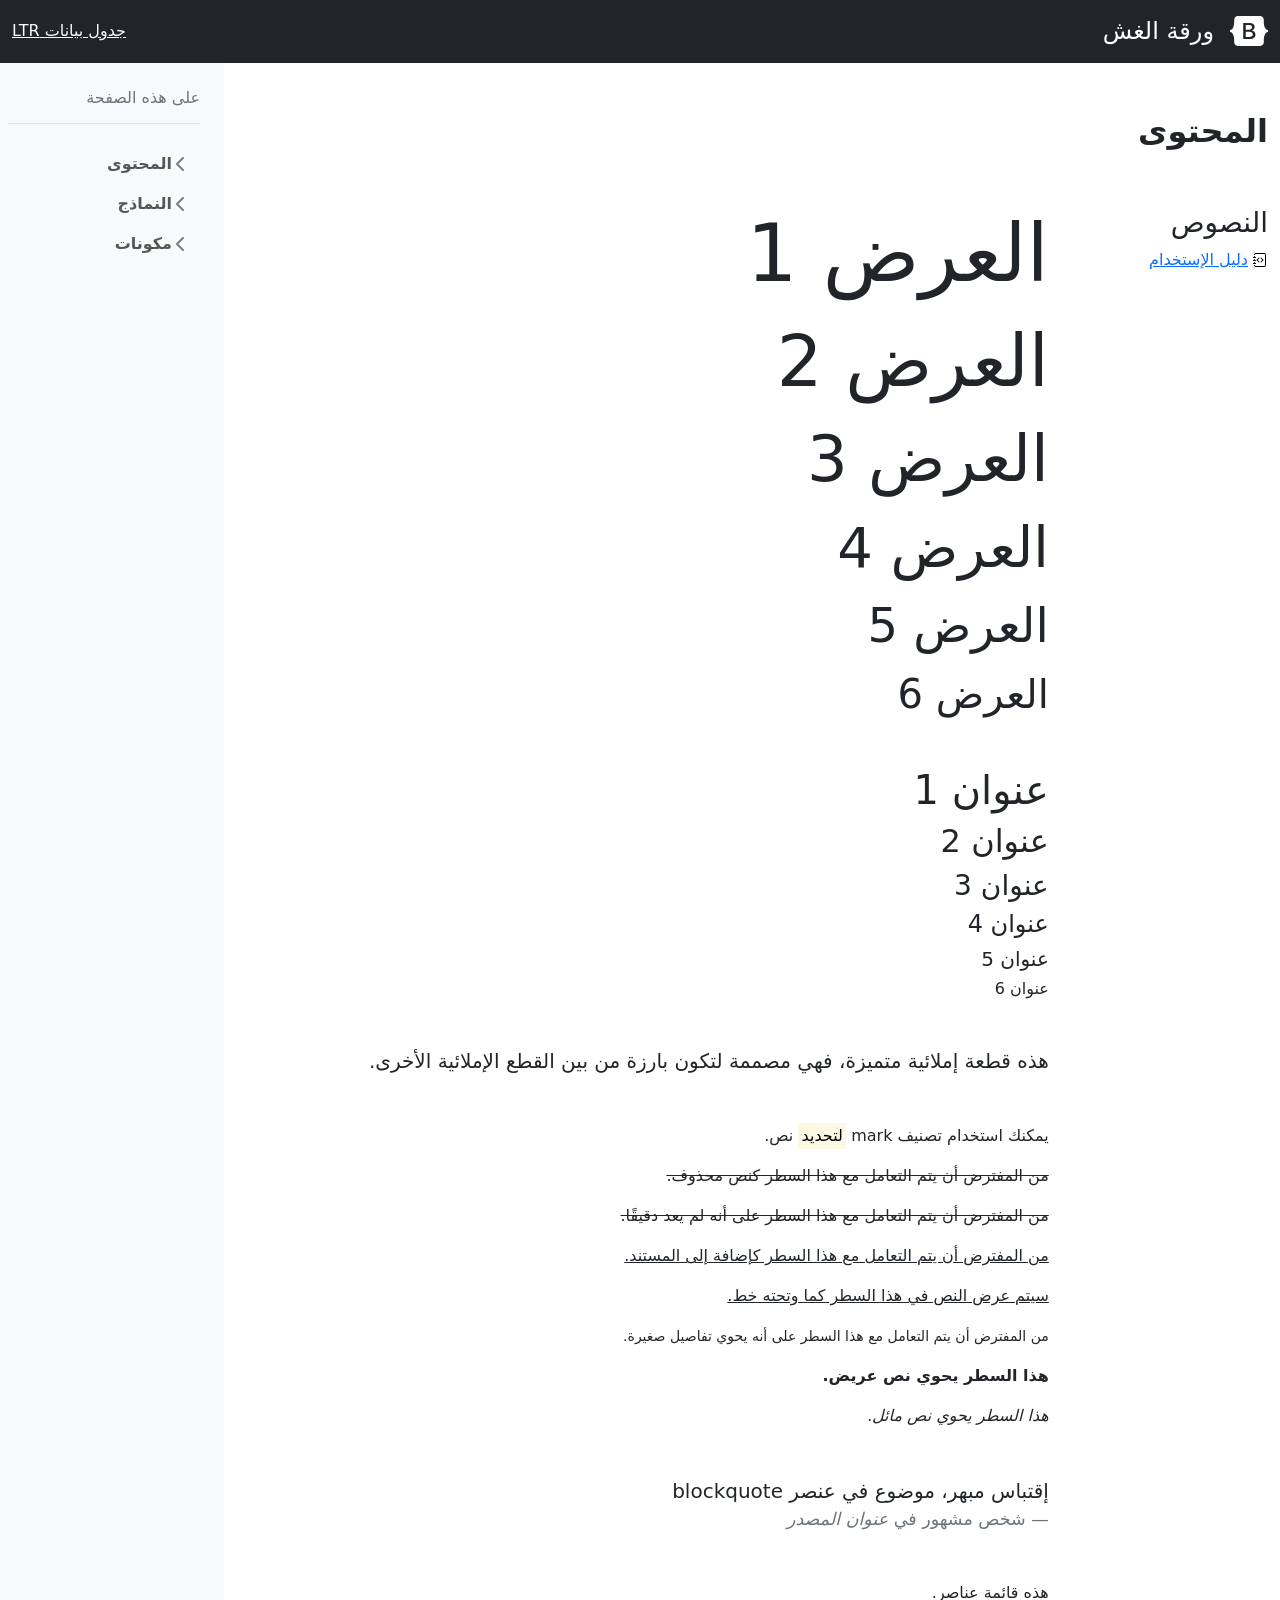
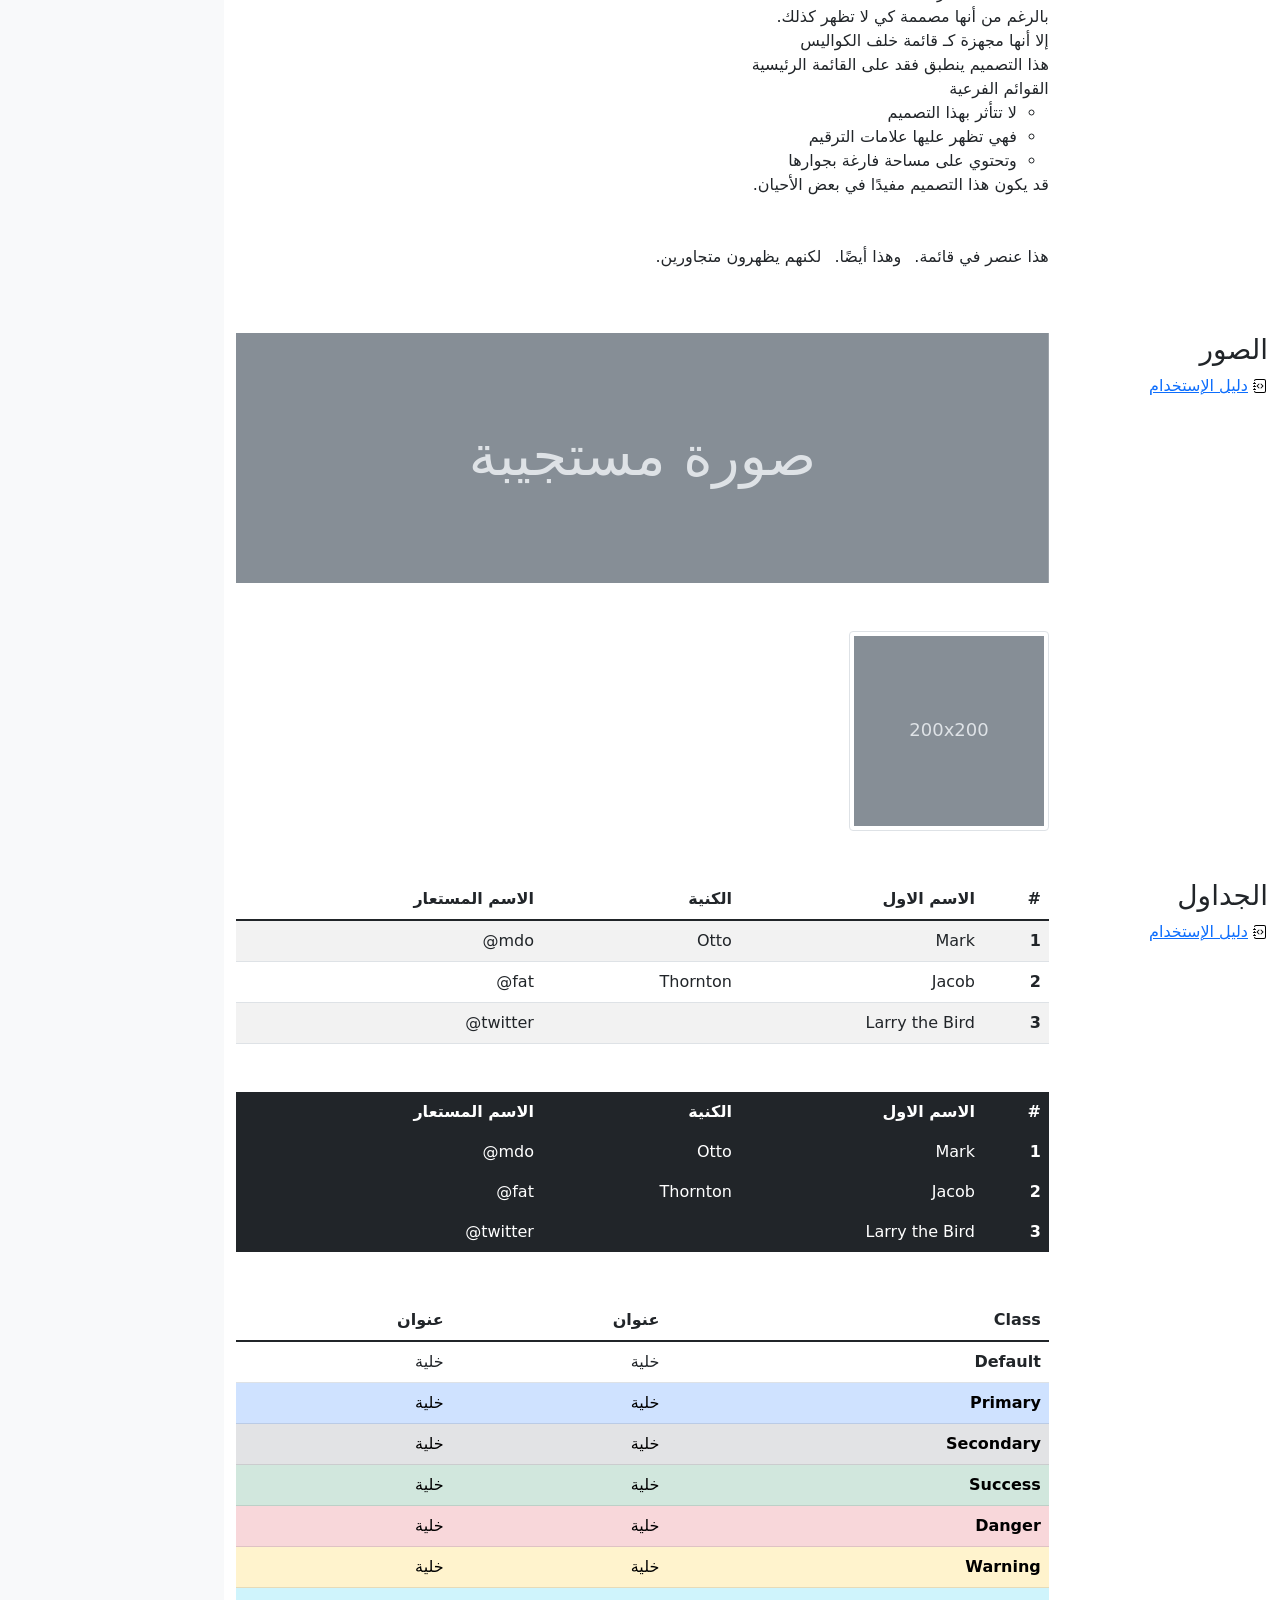
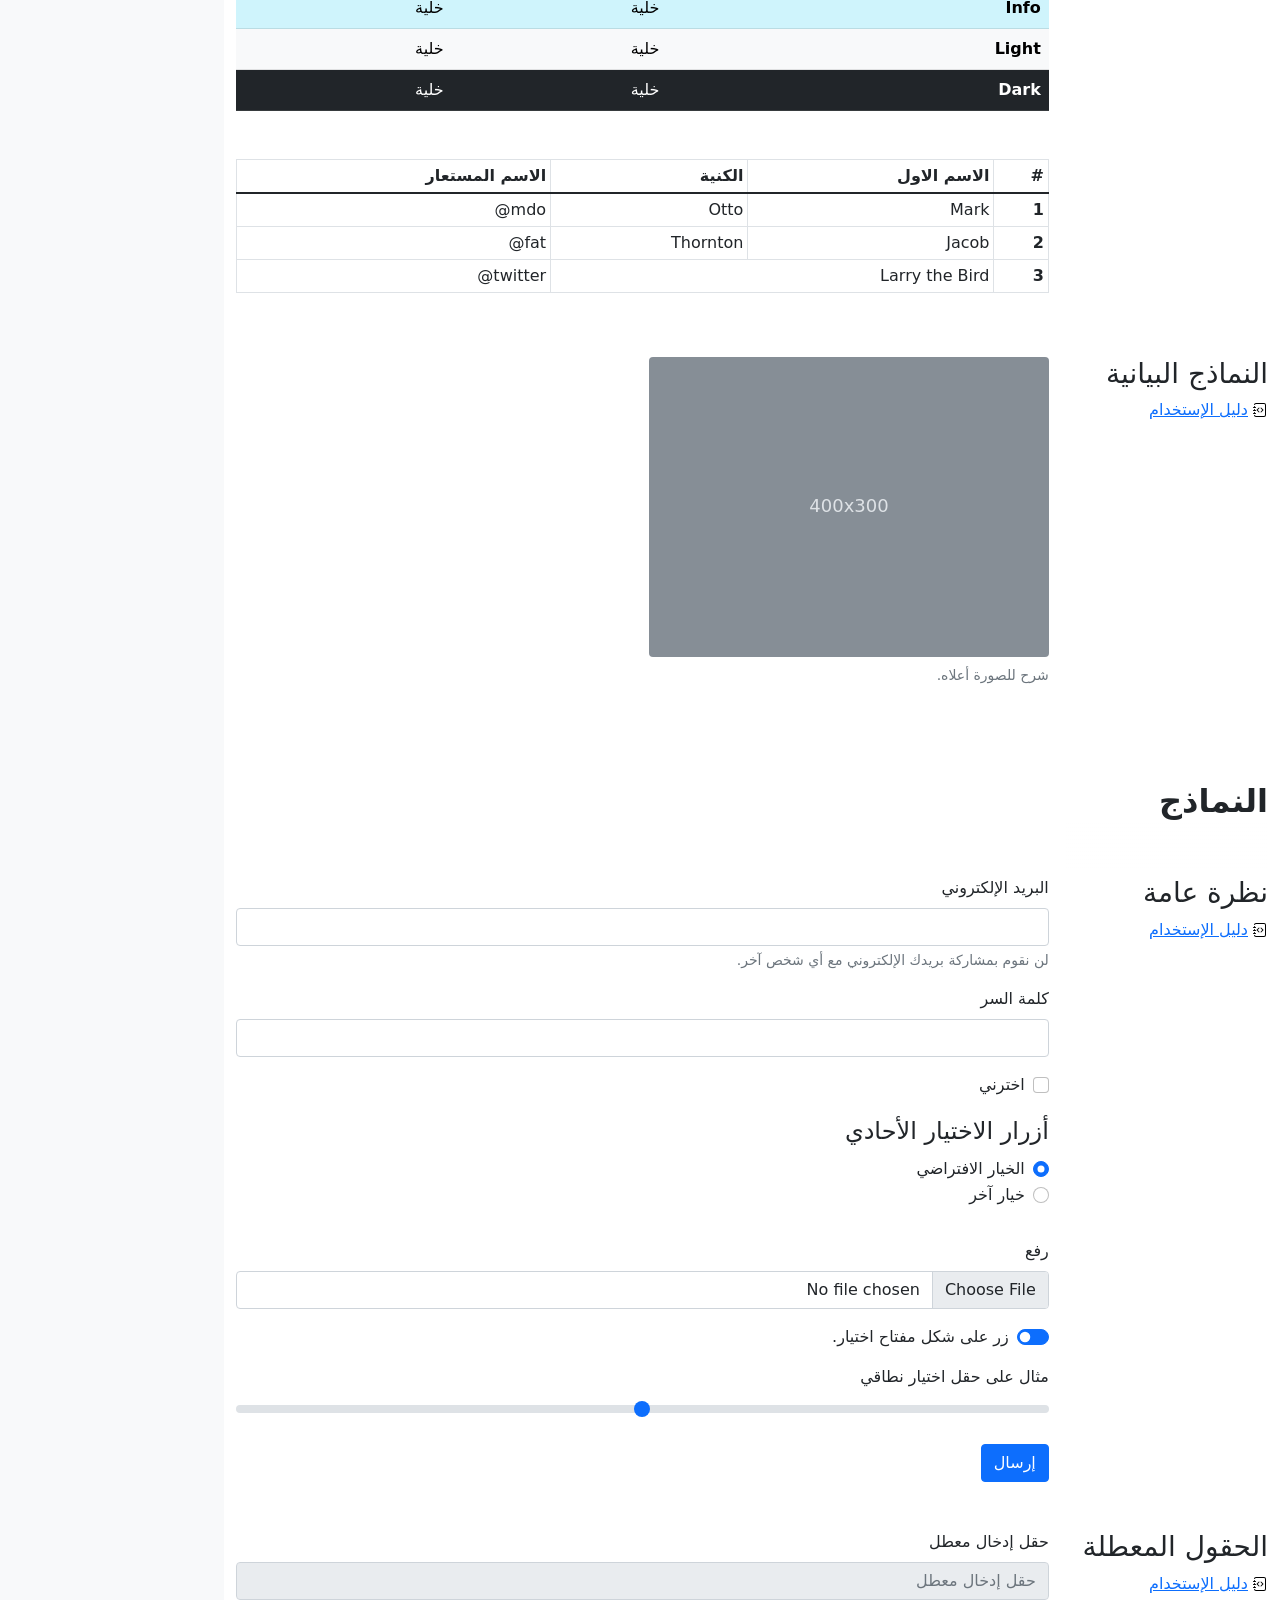
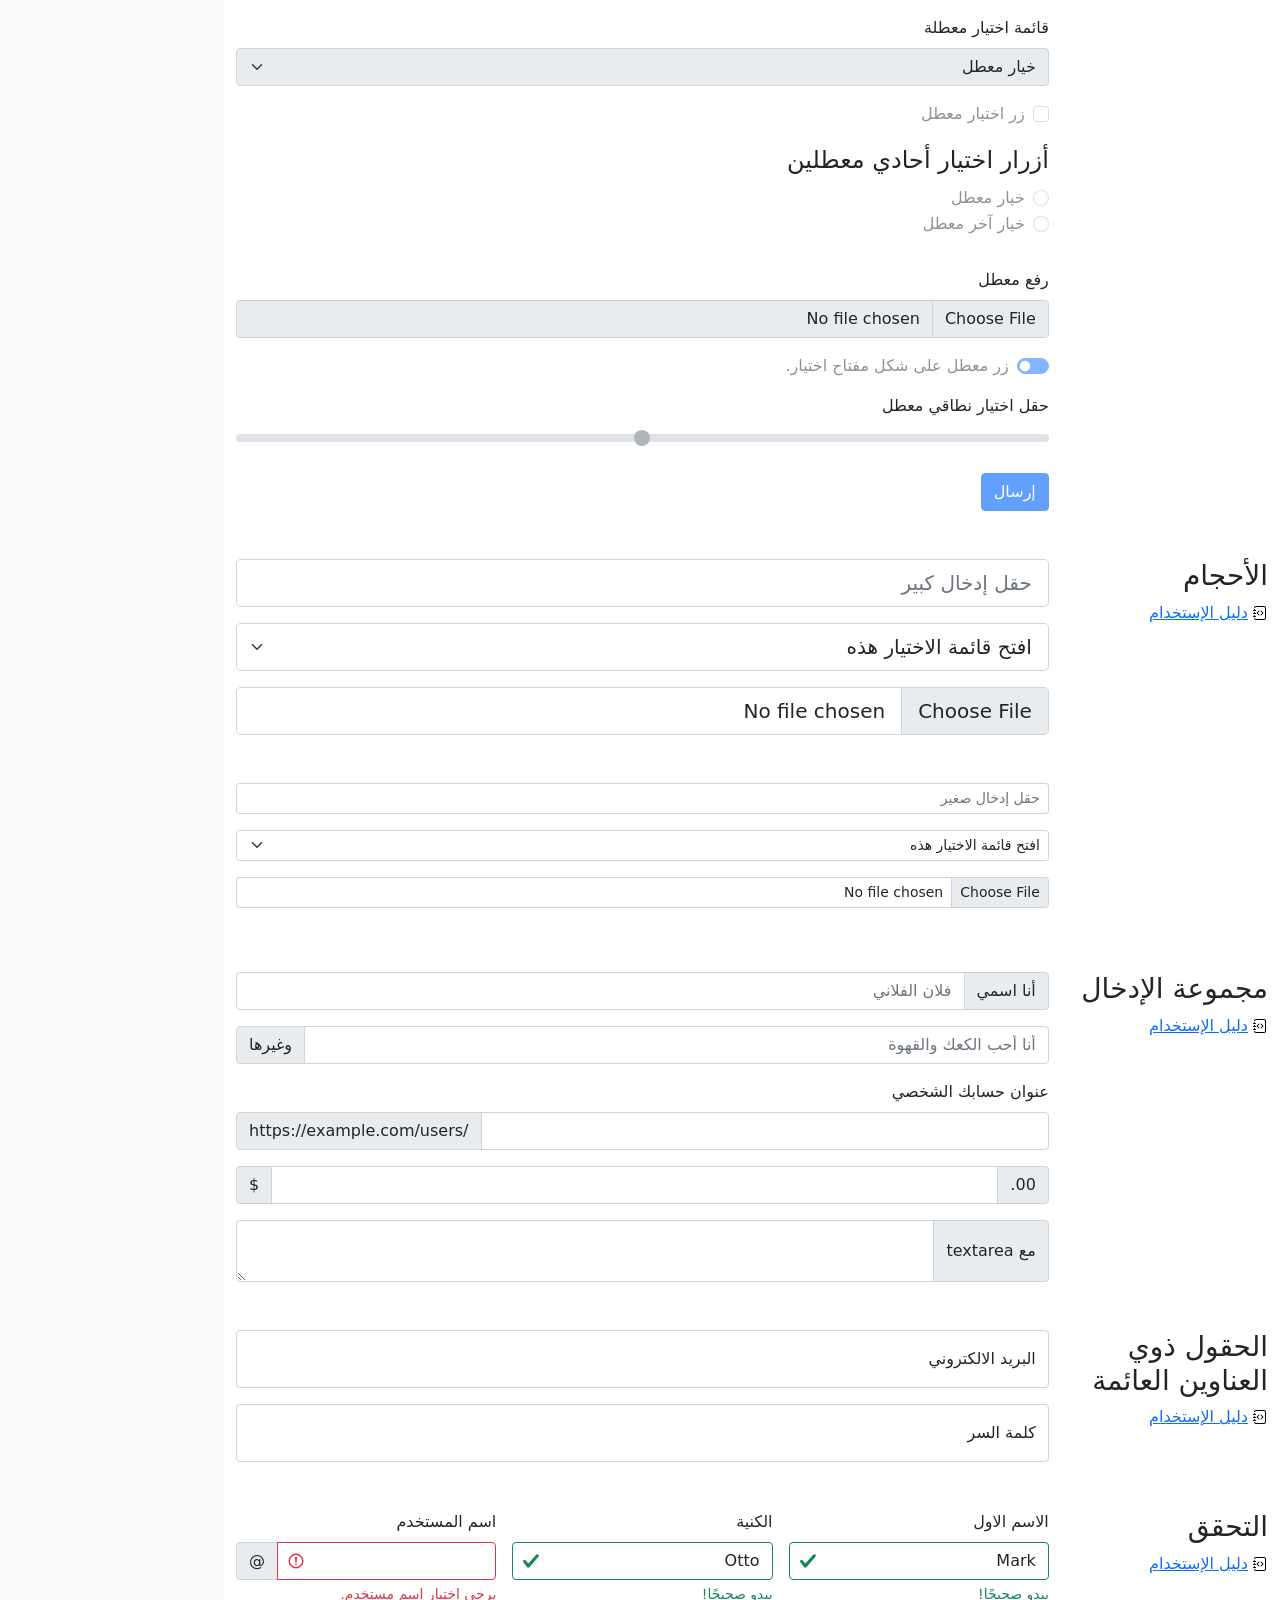
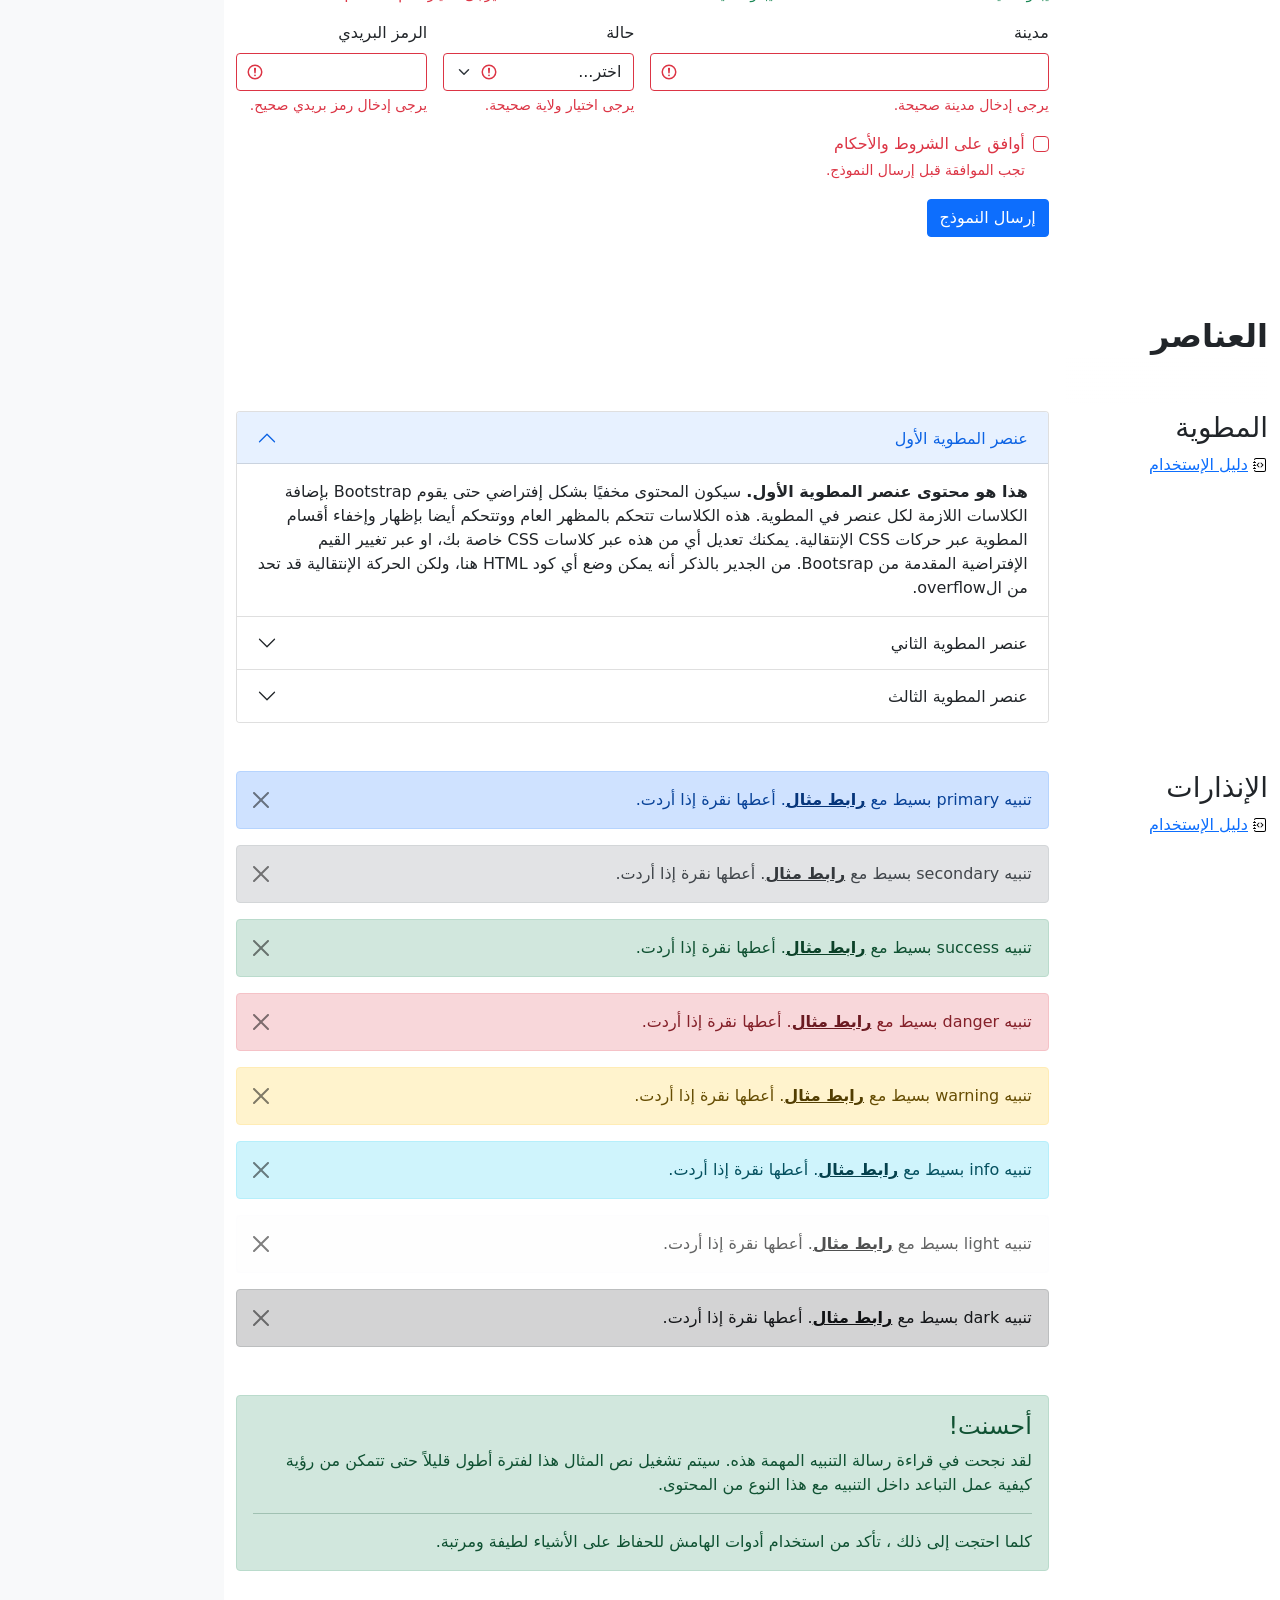
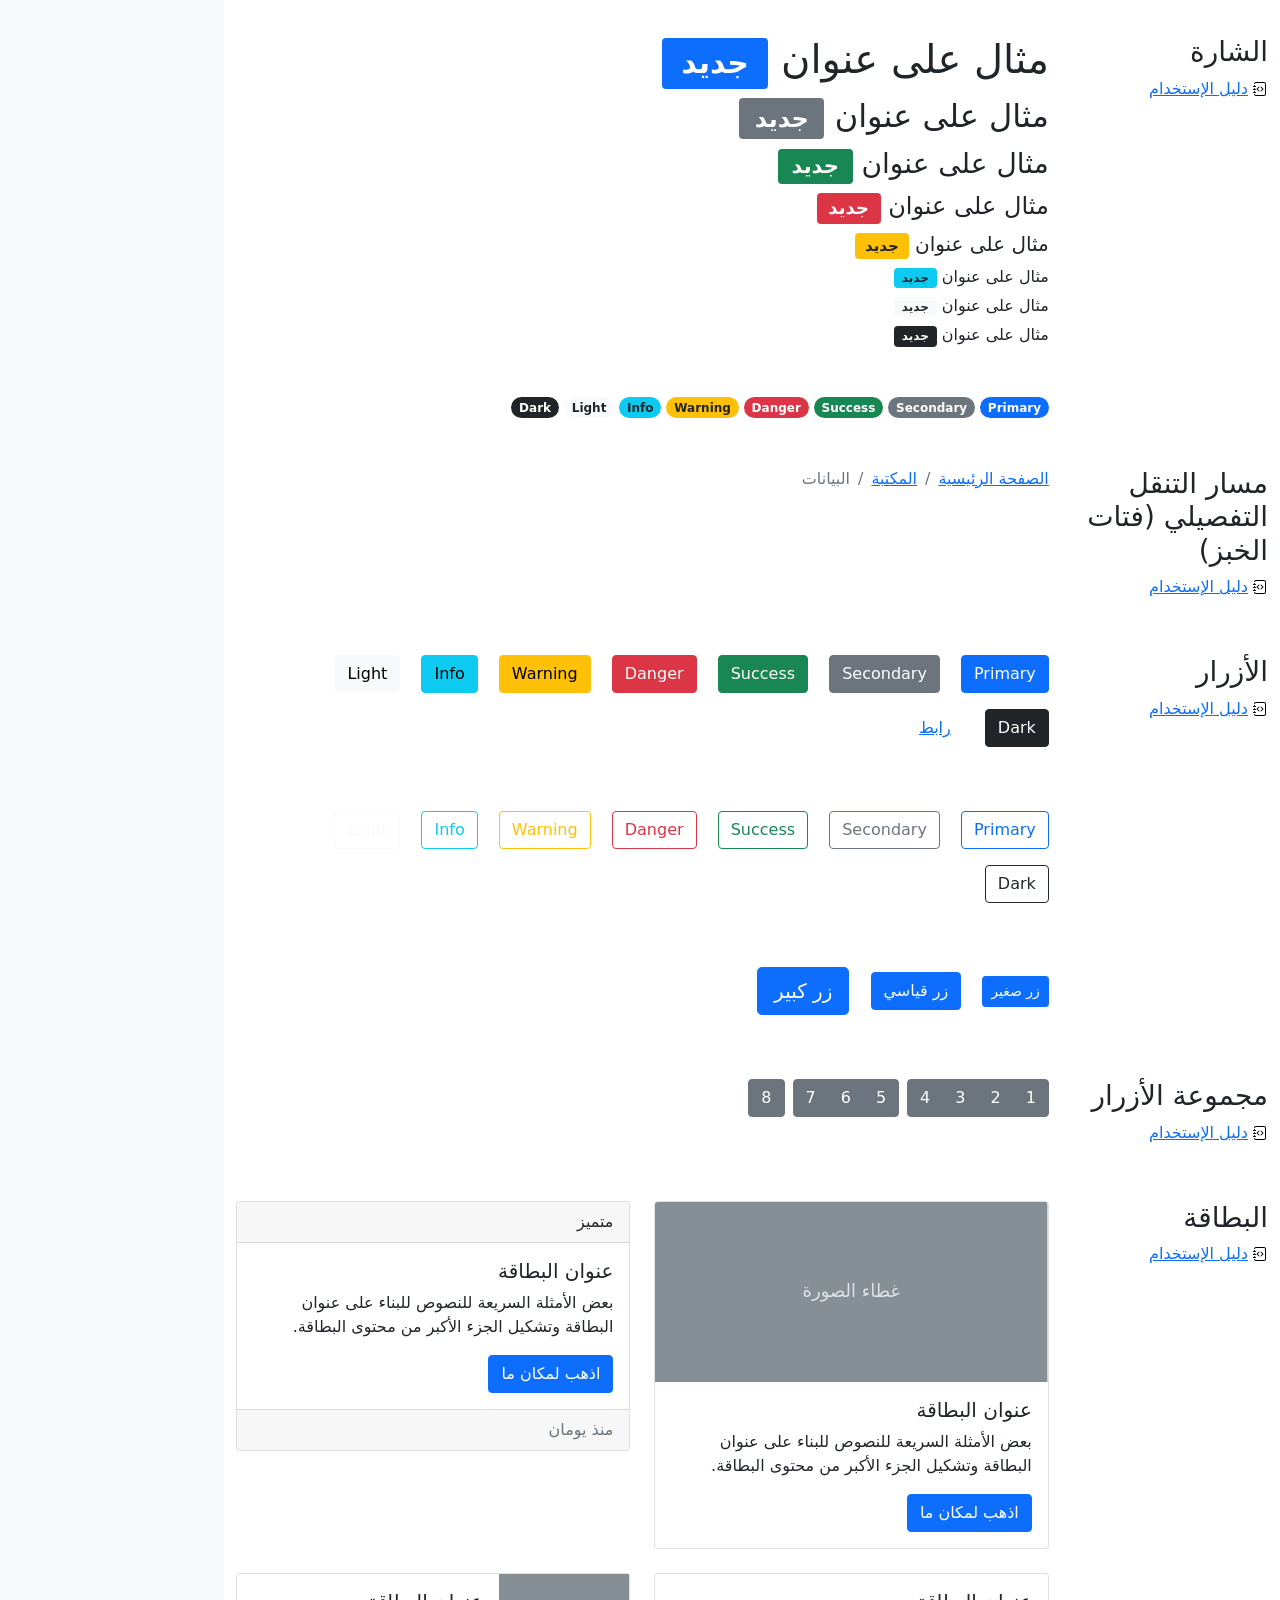
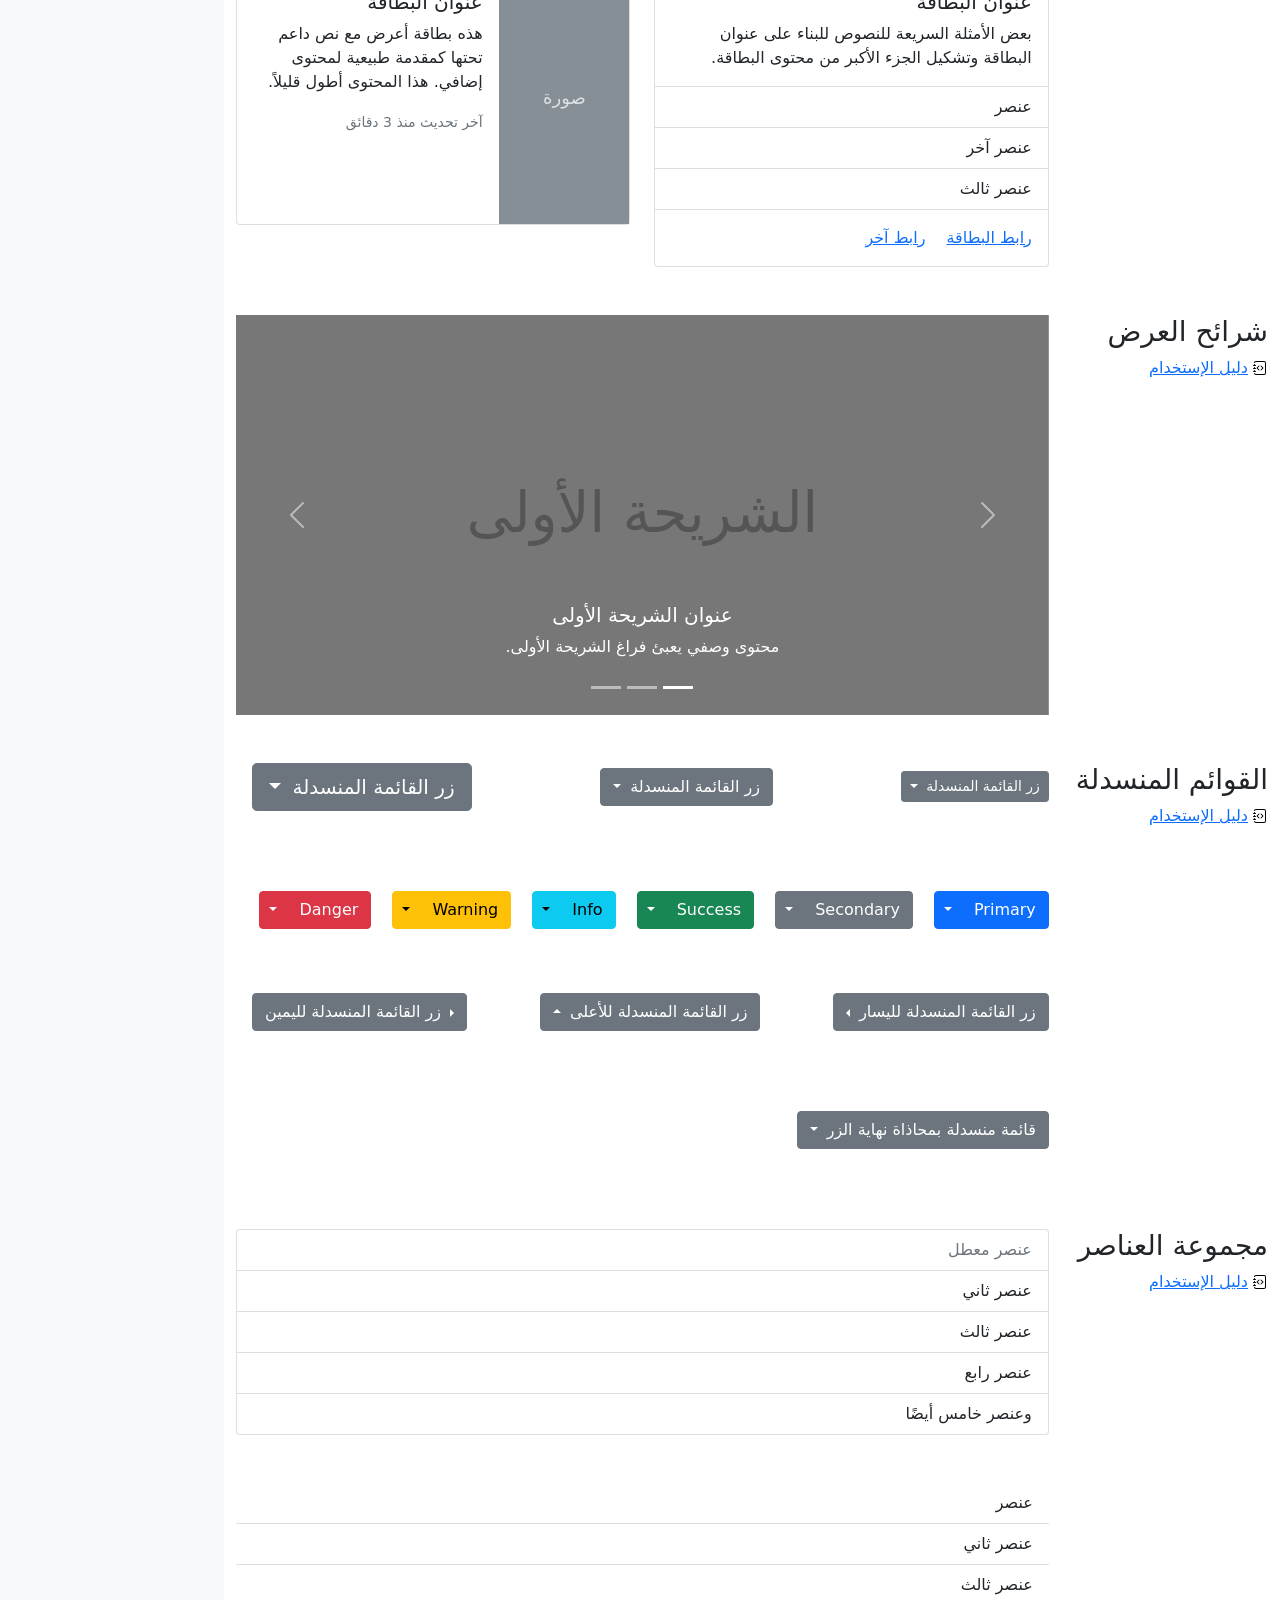
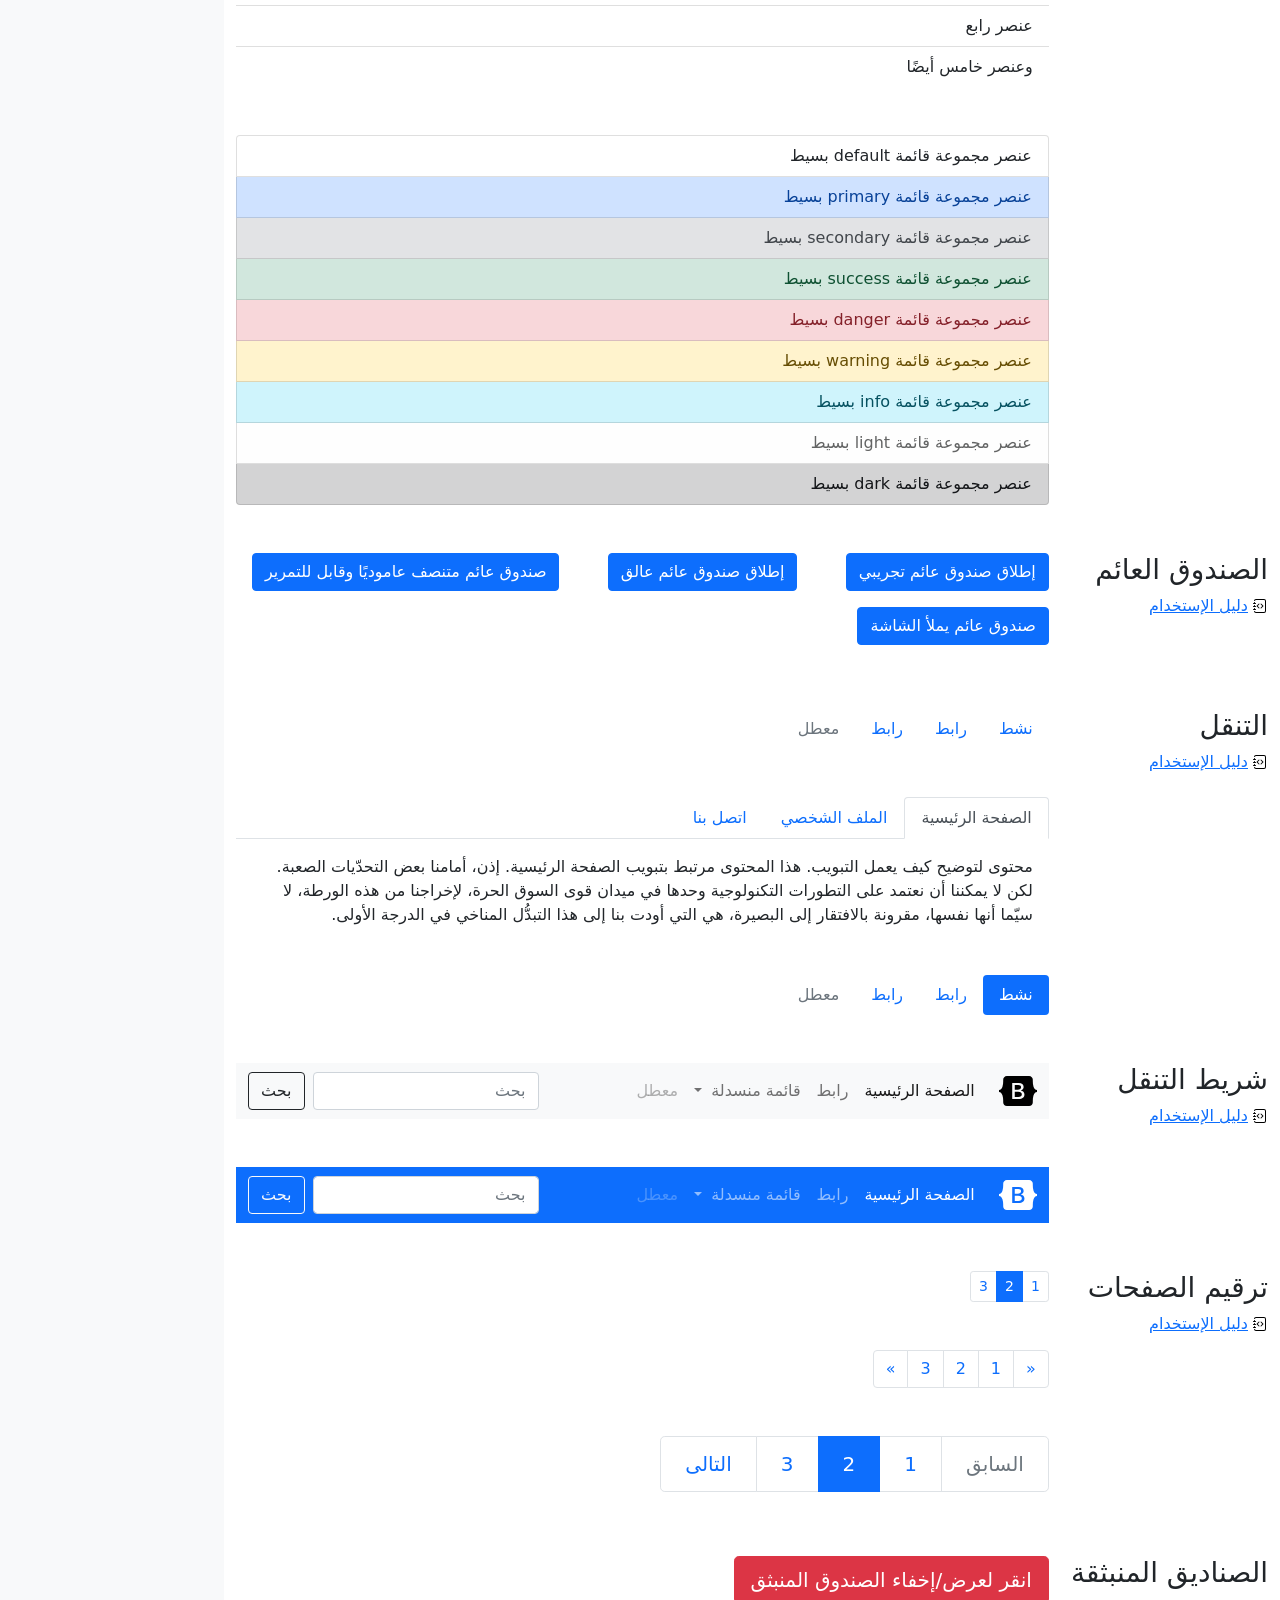
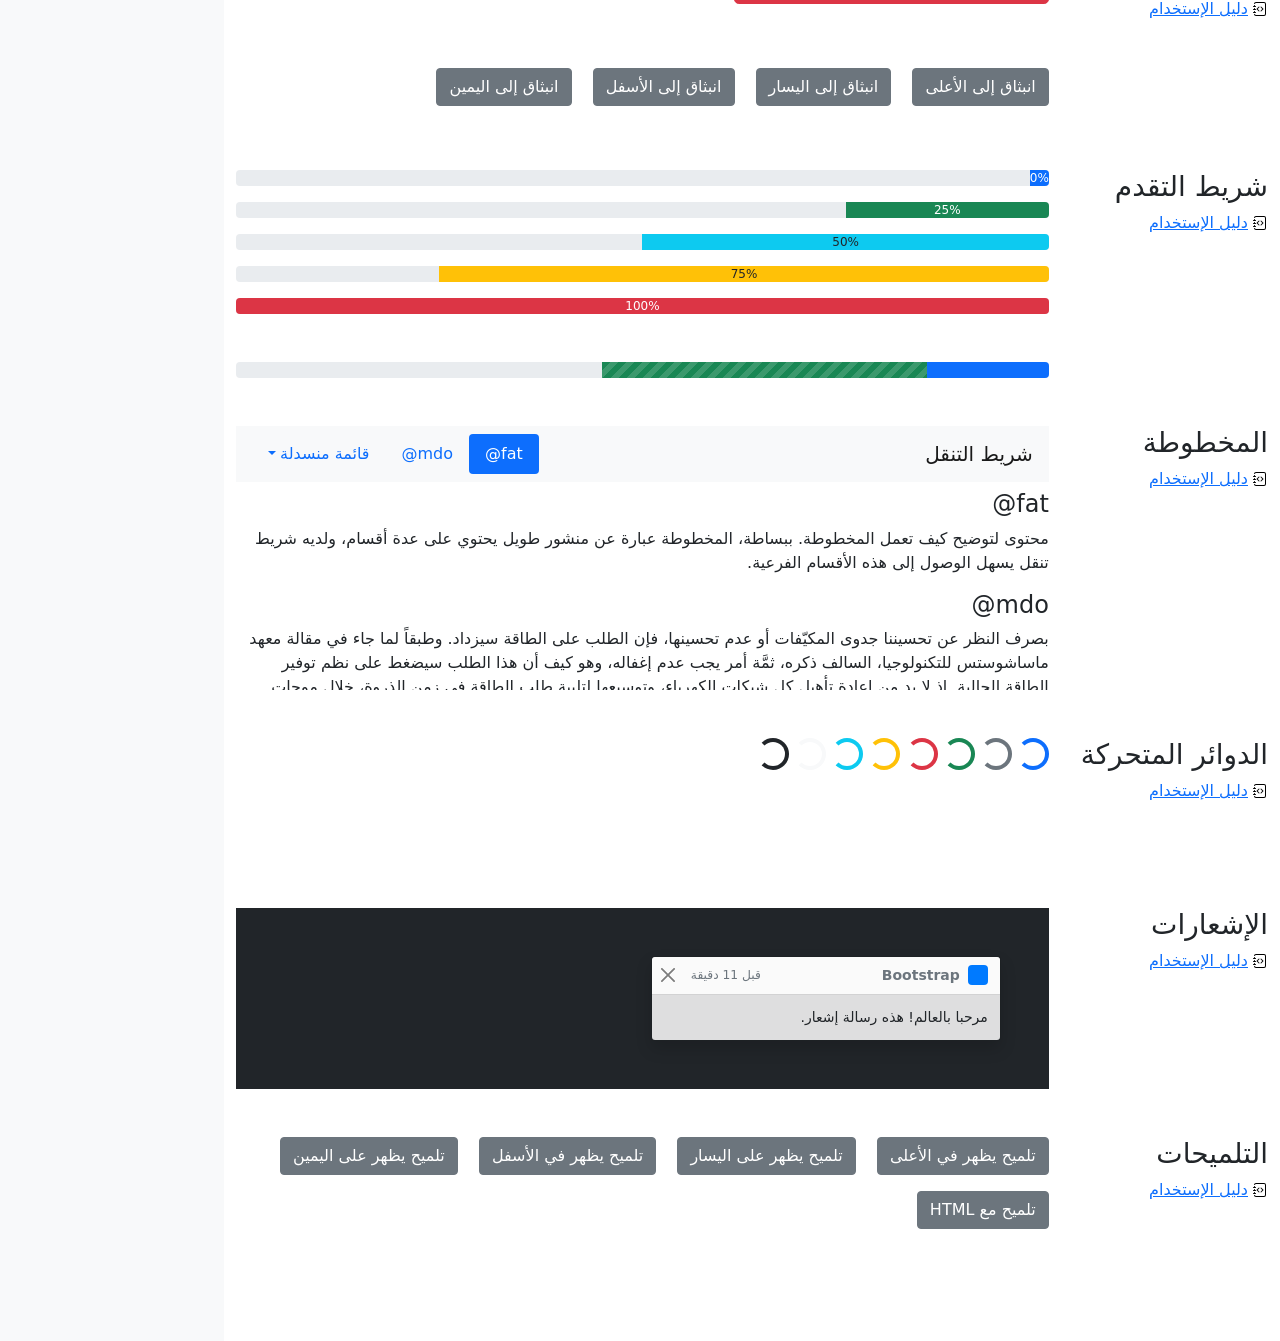
<file: projects/practice3/bootstrap-5.1.3-examples/cheatsheet-rtl/index.html>
<!doctype html>
<html lang="ar" dir="rtl">
  <head>
    <meta charset="utf-8">
    <meta name="viewport" content="width=device-width, initial-scale=1">
    <meta name="description" content="">
    <meta name="author" content="Mark Otto, Jacob Thornton, and Bootstrap contributors">
    <meta name="generator" content="Hugo 0.88.1">
    <title>ورقة الغش · Bootstrap v5.1</title>

    <link rel="canonical" href="https://getbootstrap.com/docs/5.1/examples/cheatsheet-rtl/">

    

    <!-- Bootstrap core CSS -->
<link href="../assets/dist/css/bootstrap.rtl.min.css" rel="stylesheet">

    <style>
      .bd-placeholder-img {
        font-size: 1.125rem;
        text-anchor: middle;
        -webkit-user-select: none;
        -moz-user-select: none;
        user-select: none;
      }

      @media (min-width: 768px) {
        .bd-placeholder-img-lg {
          font-size: 3.5rem;
        }
      }
    </style>

    
    <!-- Custom styles for this template -->
    <link href="../cheatsheet/cheatsheet.rtl.css" rel="stylesheet">
  </head>
  <body class="bg-light">
    
<header class="bd-header bg-dark py-3 d-flex align-items-stretch border-bottom border-dark">
  <div class="container-fluid d-flex align-items-center">
    <h1 class="d-flex align-items-center fs-4 text-white mb-0">
      <img src="../assets/brand/bootstrap-logo-white.svg" width="38" height="30" class="me-3" alt="Bootstrap">
      ورقة الغش
    </h1>
    <a href="../examples/cheatsheet/" class="ms-auto link-light" hreflang="en">جدول بيانات LTR</a>
  </div>
</header>
<aside class="bd-aside sticky-xl-top text-muted align-self-start mb-3 mb-xl-5 px-2">
  <h2 class="h6 pt-4 pb-3 mb-4 border-bottom">على هذه الصفحة</h2>
  <nav class="small" id="toc">
    <ul class="list-unstyled">
      <li class="my-2">
        <button class="btn d-inline-flex align-items-center collapsed" data-bs-toggle="collapse" aria-expanded="false" data-bs-target="#contents-collapse" aria-controls="contents-collapse">المحتوى</button>
        <ul class="list-unstyled ps-3 collapse" id="contents-collapse">
          <li><a class="d-inline-flex align-items-center rounded" href="#typography">النصوص</a></li>
          <li><a class="d-inline-flex align-items-center rounded" href="#images">الصور</a></li>
          <li><a class="d-inline-flex align-items-center rounded" href="#tables">الجداول</a></li>
          <li><a class="d-inline-flex align-items-center rounded" href="#figures">النماذج البيانية</a></li>
        </ul>
      </li>
      <li class="my-2">
        <button class="btn d-inline-flex align-items-center collapsed" data-bs-toggle="collapse" aria-expanded="false" data-bs-target="#forms-collapse" aria-controls="forms-collapse">النماذج</button>
        <ul class="list-unstyled ps-3 collapse" id="forms-collapse">
          <li><a class="d-inline-flex align-items-center rounded" href="#overview">نظرة عامة</a></li>
          <li><a class="d-inline-flex align-items-center rounded" href="#disabled-forms">الحقول المعطلة</a></li>
          <li><a class="d-inline-flex align-items-center rounded" href="#sizing">الأحجام</a></li>
          <li><a class="d-inline-flex align-items-center rounded" href="#input-group">مجموعة الإدخال</a></li>
          <li><a class="d-inline-flex align-items-center rounded" href="#floating-labels">الحقول ذوي العناوين العائمة</a></li>
          <li><a class="d-inline-flex align-items-center rounded" href="#validation">التحقق</a></li>
        </ul>
      </li>
      <li class="my-2">
        <button class="btn d-inline-flex align-items-center collapsed" data-bs-toggle="collapse" aria-expanded="false" data-bs-target="#components-collapse" aria-controls="components-collapse">مكونات</button>
        <ul class="list-unstyled ps-3 collapse" id="components-collapse">
          <li><a class="d-inline-flex align-items-center rounded" href="#accordion">المطوية</a></li>
          <li><a class="d-inline-flex align-items-center rounded" href="#alerts">الإنذارات</a></li>
          <li><a class="d-inline-flex align-items-center rounded" href="#badge">الشارة</a></li>
          <li><a class="d-inline-flex align-items-center rounded" href="#breadcrumb">مسار التنقل التفصيلي</a></li>
          <li><a class="d-inline-flex align-items-center rounded" href="#buttons">الأزرار</a></li>
          <li><a class="d-inline-flex align-items-center rounded" href="#button-group">مجموعة الأزرار</a></li>
          <li><a class="d-inline-flex align-items-center rounded" href="#card">البطاقة</a></li>
          <li><a class="d-inline-flex align-items-center rounded" href="#carousel">شرائح العرض</a></li>
          <li><a class="d-inline-flex align-items-center rounded" href="#dropdowns">القوائم المنسدلة</a></li>
          <li><a class="d-inline-flex align-items-center rounded" href="#list-group">مجموعة العناصر</a></li>
          <li><a class="d-inline-flex align-items-center rounded" href="#modal">الصندوق العائم</a></li>
          <li><a class="d-inline-flex align-items-center rounded" href="#navs">التنقل</a></li>
          <li><a class="d-inline-flex align-items-center rounded" href="#navbar">شريط التنقل</a></li>
          <li><a class="d-inline-flex align-items-center rounded" href="#pagination">ترقيم الصفحات</a></li>
          <li><a class="d-inline-flex align-items-center rounded" href="#popovers">الصناديق المنبثقة</a></li>
          <li><a class="d-inline-flex align-items-center rounded" href="#progress">شريط التقدم</a></li>
          <li><a class="d-inline-flex align-items-center rounded" href="#scrollspy">المخطوطة</a></li>
          <li><a class="d-inline-flex align-items-center rounded" href="#spinners">الدوائر المتحركة</a></li>
          <li><a class="d-inline-flex align-items-center rounded" href="#toasts">الإشعارات</a></li>
          <li><a class="d-inline-flex align-items-center rounded" href="#tooltips">التلميحات</a></li>
        </ul>
      </li>
    </ul>
  </nav>
</aside>
<div class="bd-cheatsheet container-fluid bg-body">
  <section id="content">
    <h2 class="sticky-xl-top fw-bold pt-3 pt-xl-5 pb-2 pb-xl-3">المحتوى</h2>

    <article class="my-3" id="typography">
      <div class="bd-heading sticky-xl-top align-self-start mt-5 mb-3 mt-xl-0 mb-xl-2">
        <h3>النصوص</h3>
        <a class="d-flex align-items-center" hreflang="en" href="../content/typography/">دليل الإستخدام</a>
      </div>

      <div>
        <div class="bd-example">
        <p class="display-1">العرض 1</p>
        <p class="display-2">العرض 2</p>
        <p class="display-3">العرض 3</p>
        <p class="display-4">العرض 4</p>
        <p class="display-5">العرض 5</p>
        <p class="display-6">العرض 6</p>
        </div>

        <div class="bd-example">
        <p class="h1">عنوان 1</p>
        <p class="h2">عنوان 2</p>
        <p class="h3">عنوان 3</p>
        <p class="h4">عنوان 4</p>
        <p class="h5">عنوان 5</p>
        <p class="h6">عنوان 6</p>
        </div>

        <div class="bd-example">
        <p class="lead">
          هذه قطعة إملائية متميزة، فهي مصممة لتكون بارزة من بين القطع الإملائية الأخرى.
        </p>
        </div>

        <div class="bd-example">
        <p>يمكنك استخدام تصنيف mark <mark>لتحديد</mark> نص.</p>
        <p><del>من المفترض أن يتم التعامل مع هذا السطر كنص محذوف.</del></p>
        <p><s>من المفترض أن يتم التعامل مع هذا السطر على أنه لم يعد دقيقًا.</s></p>
        <p><ins>من المفترض أن يتم التعامل مع هذا السطر كإضافة إلى المستند.</ins></p>
        <p><u>سيتم عرض النص في هذا السطر كما وتحته خط.</u></p>
        <p><small>من المفترض أن يتم التعامل مع هذا السطر على أنه يحوي تفاصيل صغيرة.</small></p>
        <p><strong>هذا السطر يحوي نص عريض.</strong></p>
        <p><em>هذا السطر يحوي نص مائل.</em></p>
        </div>

        <div class="bd-example">
        <blockquote class="blockquote">
          <p>إقتباس مبهر، موضوع في عنصر blockquote</p>
          <footer class="blockquote-footer">شخص مشهور في <cite title= "عنوان المصدر"> عنوان المصدر </cite></footer>
        </blockquote>
        </div>

        <div class="bd-example">
        <ul class="list-unstyled">
          <li>هذه قائمة عناصر.</li>
          <li>بالرغم من أنها مصممة كي لا تظهر كذلك.</li>
          <li>إلا أنها مجهزة كـ قائمة خلف الكواليس</li>
          <li>هذا التصميم ينطبق فقد على القائمة الرئيسية</li>
          <li>القوائم الفرعية
            <ul>
              <li>لا تتأثر بهذا التصميم</li>
              <li>فهي تظهر عليها علامات الترقيم</li>
              <li>وتحتوي على مساحة فارغة بجوارها</li>
            </ul>
          </li>
          <li>قد يكون هذا التصميم مفيدًا في بعض الأحيان.</li>
        </ul>
        </div>

        <div class="bd-example">
        <ul class="list-inline">
          <li class="list-inline-item">هذا عنصر في قائمة.</li>
          <li class="list-inline-item">وهذا أيضًا.</li>
          <li class="list-inline-item">لكنهم يظهرون متجاورين.</li>
        </ul>
        </div>
      </div>
    </article>
    <article class="my-3" id="images">
      <div class="bd-heading sticky-xl-top align-self-start mt-5 mb-3 mt-xl-0 mb-xl-2">
        <h3>الصور</h3>
        <a class="d-flex align-items-center" hreflang="en" href="../content/images/">دليل الإستخدام</a>
      </div>

      <div>
        <div class="bd-example">
        <svg class="bd-placeholder-img bd-placeholder-img-lg img-fluid" width="100%" height="250" xmlns="http://www.w3.org/2000/svg" role="img" aria-label="Placeholder: صورة مستجيبة" preserveAspectRatio="xMidYMid slice" focusable="false"><title>Placeholder</title><rect width="100%" height="100%" fill="#868e96"/><text x="50%" y="50%" fill="#dee2e6" dy=".3em">صورة مستجيبة</text></svg>

        </div>

        <div class="bd-example">
        <svg class="bd-placeholder-img img-thumbnail" width="200" height="200" xmlns="http://www.w3.org/2000/svg" role="img" aria-label="صورة عنصر نائب مربع عام مع حدود بيضاء حولها ، مما يجعلها تشبه صورة تم التقاطها بكاميرا فورية قديمة: 200x200" preserveAspectRatio="xMidYMid slice" focusable="false"><title>صورة عنصر نائب مربع عام مع حدود بيضاء حولها ، مما يجعلها تشبه صورة تم التقاطها بكاميرا فورية قديمة</title><rect width="100%" height="100%" fill="#868e96"/><text x="50%" y="50%" fill="#dee2e6" dy=".3em">200x200</text></svg>

        </div>
      </div>
    </article>
    <article class="my-3" id="tables">
      <div class="bd-heading sticky-xl-top align-self-start mt-5 mb-3 mt-xl-0 mb-xl-2">
        <h3>الجداول</h3>
        <a class="d-flex align-items-center" hreflang="en" href="../content/tables/">دليل الإستخدام</a>
      </div>

      <div>
        <div class="bd-example">
        <table class="table table-striped">
          <thead>
          <tr>
            <th scope="col">#</th>
            <th scope="col">الاسم الاول</th>
            <th scope="col">الكنية</th>
            <th scope="col">الاسم المستعار</th>
          </tr>
          </thead>
          <tbody>
          <tr>
            <th scope="row">1</th>
            <td>Mark</td>
            <td>Otto</td>
            <td><bdo lang="en" dir="ltr">@mdo</bdo></td>
          </tr>
          <tr>
            <th scope="row">2</th>
            <td>Jacob</td>
            <td>Thornton</td>
            <td><bdo lang="en" dir="ltr">@fat</bdo></td>
          </tr>
          <tr>
            <th scope="row">3</th>
            <td colspan="2">Larry the Bird</td>
            <td><bdo lang="en" dir="ltr">@twitter</bdo></td>
          </tr>
          </tbody>
        </table>
        </div>

        <div class="bd-example">
        <table class="table table-dark table-borderless">
          <thead>
          <tr>
            <th scope="col">#</th>
            <th scope="col">الاسم الاول</th>
            <th scope="col">الكنية</th>
            <th scope="col">الاسم المستعار</th>
          </tr>
          </thead>
          <tbody>
          <tr>
            <th scope="row">1</th>
            <td>Mark</td>
            <td>Otto</td>
            <td><bdo lang="en" dir="ltr">@mdo</bdo></td>
          </tr>
          <tr>
            <th scope="row">2</th>
            <td>Jacob</td>
            <td>Thornton</td>
            <td><bdo lang="en" dir="ltr">@fat</bdo></td>
          </tr>
          <tr>
            <th scope="row">3</th>
            <td colspan="2">Larry the Bird</td>
            <td><bdo lang="en" dir="ltr">@twitter</bdo></td>
          </tr>
          </tbody>
        </table>
        </div>

        <div class="bd-example">
        <table class="table table-hover">
          <thead>
          <tr>
            <th scope="col">Class</th>
            <th scope="col">عنوان</th>
            <th scope="col">عنوان</th>
          </tr>
          </thead>
          <tbody>
          <tr>
            <th scope="row">Default</th>
            <td>خلية</td>
            <td>خلية</td>
          </tr>
          
          <tr class="table-primary">
            <th scope="row">Primary</th>
            <td>خلية</td>
            <td>خلية</td>
          </tr>
          <tr class="table-secondary">
            <th scope="row">Secondary</th>
            <td>خلية</td>
            <td>خلية</td>
          </tr>
          <tr class="table-success">
            <th scope="row">Success</th>
            <td>خلية</td>
            <td>خلية</td>
          </tr>
          <tr class="table-danger">
            <th scope="row">Danger</th>
            <td>خلية</td>
            <td>خلية</td>
          </tr>
          <tr class="table-warning">
            <th scope="row">Warning</th>
            <td>خلية</td>
            <td>خلية</td>
          </tr>
          <tr class="table-info">
            <th scope="row">Info</th>
            <td>خلية</td>
            <td>خلية</td>
          </tr>
          <tr class="table-light">
            <th scope="row">Light</th>
            <td>خلية</td>
            <td>خلية</td>
          </tr>
          <tr class="table-dark">
            <th scope="row">Dark</th>
            <td>خلية</td>
            <td>خلية</td>
          </tr>
          </tbody>
        </table>
        </div>

        <div class="bd-example">
        <table class="table table-sm table-bordered">
          <thead>
          <tr>
            <th scope="col">#</th>
            <th scope="col">الاسم الاول</th>
            <th scope="col">الكنية</th>
            <th scope="col">الاسم المستعار</th>
          </tr>
          </thead>
          <tbody>
          <tr>
            <th scope="row">1</th>
            <td>Mark</td>
            <td>Otto</td>
            <td><bdo lang="en" dir="ltr">@mdo</bdo></td>
          </tr>
          <tr>
            <th scope="row">2</th>
            <td>Jacob</td>
            <td>Thornton</td>
            <td><bdo lang="en" dir="ltr">@fat</bdo></td>
          </tr>
          <tr>
            <th scope="row">3</th>
            <td colspan="2">Larry the Bird</td>
            <td><bdo lang="en" dir="ltr">@twitter</bdo></td>
          </tr>
          </tbody>
        </table>
        </div>
      </div>
    </article>
    <article class="my-3" id="figures">
      <div class="bd-heading sticky-xl-top align-self-start mt-5 mb-3 mt-xl-0 mb-xl-2">
        <h3>النماذج البيانية</h3>
        <a class="d-flex align-items-center" hreflang="en" href="../content/figures/">دليل الإستخدام</a>
      </div>

      <div>
        <div class="bd-example">
        <figure class="figure">
          <svg class="bd-placeholder-img figure-img img-fluid rounded" width="400" height="300" xmlns="http://www.w3.org/2000/svg" role="img" aria-label="Placeholder: 400x300" preserveAspectRatio="xMidYMid slice" focusable="false"><title>Placeholder</title><rect width="100%" height="100%" fill="#868e96"/><text x="50%" y="50%" fill="#dee2e6" dy=".3em">400x300</text></svg>

          <figcaption class="figure-caption">شرح للصورة أعلاه.</figcaption>
        </figure>
        </div>
      </div>
    </article>
  </section>

  <section id="forms">
    <h2 class="sticky-xl-top fw-bold pt-3 pt-xl-5 pb-2 pb-xl-3">النماذج</h2>

    <article class="my-3" id="overview">
      <div class="bd-heading sticky-xl-top align-self-start mt-5 mb-3 mt-xl-0 mb-xl-2">
        <h3>نظرة عامة</h3>
        <a class="d-flex align-items-center" hreflang="en" href="../forms/overview/">دليل الإستخدام</a>
      </div>

      <div>
        <div class="bd-example">
        <form>
          <div class="mb-3">
            <label for="exampleInputEmail1" class="form-label">البريد الإلكتروني</label>
            <input type="email" class="form-control" id="exampleInputEmail1" aria-describedby="emailHelp">
            <div id="emailHelp" class="form-text">لن نقوم بمشاركة بريدك الإلكتروني مع أي شخص آخر.</div>
          </div>
          <div class="mb-3">
            <label for="exampleInputPassword1" class="form-label">كلمة السر</label>
            <input type="password" class="form-control" id="exampleInputPassword1">
          </div>
          <div class="mb-3 form-check">
            <input type="checkbox" class="form-check-input" id="exampleCheck1">
            <label class="form-check-label" for="exampleCheck1">اخترني</label>
          </div>
          <fieldset class="mb-3">
            <legend>أزرار الاختيار الأحادي</legend>
            <div class="form-check">
              <input type="radio" name="radios" class="form-check-input" id="exampleRadio1" checked>
              <label class="form-check-label" for="exampleRadio1">الخيار الافتراضي</label>
            </div>
            <div class="mb-3 form-check">
              <input type="radio" name="radios" class="form-check-input" id="exampleRadio2">
              <label class="form-check-label" for="exampleRadio2">خيار آخر</label>
            </div>
          </fieldset>
          <div class="mb-3">
            <label class="form-label" for="customFile">رفع</label>
            <input type="file" class="form-control" id="customFile">
          </div>
          <div class="mb-3 form-check form-switch">
            <input class="form-check-input" type="checkbox" role="switch" id="flexSwitchCheckChecked" checked>
            <label class="form-check-label" for="flexSwitchCheckChecked">زر على شكل مفتاح اختيار.</label>
          </div>
          <div class="mb-3">
            <label for="customRange3" class="form-label">مثال على حقل اختيار نطاقي</label>
            <input type="range" class="form-range" min="0" max="5" step="0.5" id="customRange3">
          </div>
          <button type="submit" class="btn btn-primary">إرسال</button>
        </form>
        </div>
      </div>
    </article>
    <article class="my-3" id="disabled-forms">
      <div class="bd-heading sticky-xl-top align-self-start mt-5 mb-3 mt-xl-0 mb-xl-2">
        <h3>الحقول المعطلة</h3>
        <a class="d-flex align-items-center" hreflang="en" href="../forms/overview/#disabled-forms">دليل الإستخدام</a>
      </div>

      <div>
        <div class="bd-example">
        <form>
          <fieldset disabled aria-label="مثال على مجموعة الحقول المعطلة">
            <div class="mb-3">
              <label for="disabledTextInput" class="form-label">حقل إدخال معطل</label>
              <input type="text" id="disabledTextInput" class="form-control" placeholder="حقل إدخال معطل">
            </div>
            <div class="mb-3">
              <label for="disabledSelect" class="form-label">قائمة اختيار معطلة</label>
              <select id="disabledSelect" class="form-select">
                <option>خيار معطل</option>
              </select>
            </div>
            <div class="mb-3">
              <div class="form-check">
                <input class="form-check-input" type="checkbox" id="disabledFieldsetCheck" disabled>
                <label class="form-check-label" for="disabledFieldsetCheck">
                  زر اختيار معطل
                </label>
              </div>
            </div>
            <fieldset class="mb-3">
              <legend>أزرار اختيار أحادي معطلين</legend>
              <div class="form-check">
                <input type="radio" name="radios" class="form-check-input" id="disabledRadio1" disabled>
                <label class="form-check-label" for="disabledRadio1">خيار معطل</label>
              </div>
              <div class="mb-3 form-check">
                <input type="radio" name="radios" class="form-check-input" id="disabledRadio2" disabled>
                <label class="form-check-label" for="disabledRadio2">خيار آخر معطل</label>
              </div>
            </fieldset>
            <div class="mb-3">
              <label class="form-label" for="disabledCustomFile">رفع معطل</label>
              <input type="file" class="form-control" id="disabledCustomFile" disabled>
            </div>
            <div class="mb-3 form-check form-switch">
              <input class="form-check-input" type="checkbox" role="switch" id="disabledSwitchCheckChecked" checked disabled>
              <label class="form-check-label" for="disabledSwitchCheckChecked">زر معطل على شكل مفتاح اختيار.</label>
            </div>
            <div class="mb-3">
              <label for="disabledRange" class="form-label">حقل اختيار نطاقي معطل</label>
              <input type="range" class="form-range" min="0" max="5" step="0.5" id="disabledRange">
            </div>
            <button type="submit" class="btn btn-primary">إرسال</button>
          </fieldset>
        </form>
        </div>
      </div>
    </article>
    <article class="my-3" id="sizing">
      <div class="bd-heading sticky-xl-top align-self-start mt-5 mb-3 mt-xl-0 mb-xl-2">
        <h3>الأحجام</h3>
        <a class="d-flex align-items-center" hreflang="en" href="../forms/form-control/#sizing">دليل الإستخدام</a>
      </div>

      <div>
        <div class="bd-example">
        <div class="mb-3">
          <input class="form-control form-control-lg" type="text" placeholder="حقل إدخال كبير" aria-label=".form-control-lg مثال">
        </div>
        <div class="mb-3">
          <select class="form-select form-select-lg mb-3" aria-label=".form-select-lg مثال">
            <option selected>افتح قائمة الاختيار هذه</option>
            <option value="1">واحد</option>
            <option value="2">اثنان</option>
            <option value="3">ثلاثة</option>
          </select>
        </div>
        <div class="mb-3">
          <input type="file" class="form-control form-control-lg" aria-label="مثال على إدخال ملف كبير">
        </div>
        </div>

        <div class="bd-example">
        <div class="mb-3">
          <input class="form-control form-control-sm" type="text" placeholder="حقل إدخال صغير" aria-label=".form-control-sm مثال">
        </div>
        <div class="mb-3">
          <select class="form-select form-select-sm" aria-label=".form-select-sm مثال">
            <option selected>افتح قائمة الاختيار هذه</option>
            <option value="1">واحد</option>
            <option value="2">اثنان</option>
            <option value="3">ثلاثة</option>
          </select>
        </div>
        <div class="mb-3">
          <input type="file" class="form-control form-control-sm" aria-label="مثال على إدخال ملف صغير">
        </div>
        </div>
      </div>
    </article>
    <article class="my-3" id="input-group">
      <div class="bd-heading sticky-xl-top align-self-start mt-5 mb-3 mt-xl-0 mb-xl-2">
        <h3>مجموعة الإدخال</h3>
        <a class="d-flex align-items-center" hreflang="en" href="../forms/input-group/">دليل الإستخدام</a>
      </div>

      <div>
        <div class="bd-example">
        <div class="input-group mb-3">
          <span class="input-group-text" id="basic-addon1">أنا اسمي</span>
          <input type="text" class="form-control" placeholder="فلان الفلاني" aria-label="الاسم" aria-describedby="basic-addon1">
        </div>
        <div class="input-group mb-3">
          <input type="text" class="form-control" placeholder="أنا أحب الكعك والقهوة" aria-label="الطعام المفضل" aria-describedby="basic-addon2">
          <span class="input-group-text" id="basic-addon2">وغيرها</span>
        </div>
        <label for="basic-url" class="form-label">عنوان حسابك الشخصي</label>
        <div class="input-group mb-3">
          <input type="text" class="form-control" id="basic-url" aria-describedby="basic-addon3">
          <span class="input-group-text" id="basic-addon3"><bdo lang="en" dir="ltr">https://example.com/users/</bdo></span>
        </div>
        <div class="input-group mb-3">
          <span class="input-group-text"><bdo lang="en" dir="ltr">.00</bdo></span>
          <input type="text" class="form-control" aria-label="المبلغ (لأقرب دولار)">
          <span class="input-group-text">$</span>
        </div>
        <div class="input-group">
          <span class="input-group-text">مع textarea</span>
          <textarea class="form-control" aria-label="مع textarea"></textarea>
        </div>
        </div>
      </div>
    </article>
    <article class="my-3" id="floating-labels">
      <div class="bd-heading sticky-xl-top align-self-start mt-5 mb-3 mt-xl-0 mb-xl-2">
        <h3>الحقول ذوي العناوين العائمة</h3>
        <a class="d-flex align-items-center" href="../forms/floating-labels/">دليل الإستخدام</a>
      </div>

      <div>
        <div class="bd-example">
        <form>
          <div class="form-floating mb-3">
            <input type="email" class="form-control" id="floatingInput" placeholder="name@example.com">
            <label for="floatingInput">البريد الالكتروني</label>
          </div>
          <div class="form-floating">
            <input type="password" class="form-control" id="floatingPassword" placeholder="كلمة السر">
            <label for="floatingPassword">كلمة السر</label>
          </div>
        </form>
        </div>
      </div>
    </article>
    <article class="my-3" id="validation">
      <div class="bd-heading sticky-xl-top align-self-start mt-5 mb-3 mt-xl-0 mb-xl-2">
        <h3>التحقق</h3>
        <a class="d-flex align-items-center" hreflang="en" href="../forms/validation/">دليل الإستخدام</a>
      </div>

      <div>
        <div class="bd-example">
        <form class="row g-3">
          <div class="col-md-4">
            <label for="validationServer01" class="form-label">الاسم الاول</label>
            <input type="text" class="form-control is-valid" id="validationServer01" value="Mark" required>
            <div class="valid-feedback">
              يبدو صحيحًا!
            </div>
          </div>
          <div class="col-md-4">
            <label for="validationServer02" class="form-label">الكنية</label>
            <input type="text" class="form-control is-valid" id="validationServer02" value="Otto" required>
            <div class="valid-feedback">
              يبدو صحيحًا!
            </div>
          </div>
          <div class="col-md-4">
            <label for="validationServerUsername" class="form-label">اسم المستخدم</label>
            <div class="input-group has-validation">
              <input type="text" class="form-control is-invalid" id="validationServerUsername" aria-describedby="inputGroupPrepend3" required>
              <span class="input-group-text" id="inputGroupPrepend3">@</span>
              <div class="invalid-feedback">
                يرجى اختيار اسم مستخدم.
              </div>
            </div>
          </div>
          <div class="col-md-6">
            <label for="validationServer03" class="form-label">مدينة</label>
            <input type="text" class="form-control is-invalid" id="validationServer03" required>
            <div class="invalid-feedback">
              يرجى إدخال مدينة صحيحة.
            </div>
          </div>
          <div class="col-md-3">
            <label for="validationServer04" class="form-label">حالة</label>
            <select class="form-select is-invalid" id="validationServer04" required>
              <option selected disabled value="">اختر...</option>
              <option>...</option>
            </select>
            <div class="invalid-feedback">
              يرجى اختيار ولاية صحيحة.
            </div>
          </div>
          <div class="col-md-3">
            <label for="validationServer05" class="form-label">الرمز البريدي</label>
            <input type="text" class="form-control is-invalid" id="validationServer05" required>
            <div class="invalid-feedback">
              يرجى إدخال رمز بريدي صحيح.
            </div>
          </div>
          <div class="col-12">
            <div class="form-check">
              <input class="form-check-input is-invalid" type="checkbox" value="" id="invalidCheck3" required>
              <label class="form-check-label" for="invalidCheck3">
                أوافق على الشروط والأحكام
              </label>
              <div class="invalid-feedback">
                تجب الموافقة قبل إرسال النموذج.
              </div>
            </div>
          </div>
          <div class="col-12">
            <button class="btn btn-primary" type="submit">إرسال النموذج</button>
          </div>
        </form>
        </div>
      </div>
    </article>
  </section>

  <section id="components">
    <h2 class="sticky-xl-top fw-bold pt-3 pt-xl-5 pb-2 pb-xl-3">العناصر</h2>

    <article class="my-3" id="accordion">
      <div class="bd-heading sticky-xl-top align-self-start mt-5 mb-3 mt-xl-0 mb-xl-2">
        <h3>المطوية</h3>
        <a class="d-flex align-items-center" hreflang="en" href="../components/accordion/">دليل الإستخدام</a>
      </div>

      <div>
        <div class="bd-example">
        <div class="accordion" id="accordionExample">
          <div class="accordion-item">
            <h4 class="accordion-header" id="headingOne">
              <button class="accordion-button" type="button" data-bs-toggle="collapse" data-bs-target="#collapseOne" aria-expanded="true" aria-controls="collapseOne">
                عنصر المطوية الأول
              </button>
            </h4>
            <div id="collapseOne" class="accordion-collapse collapse show" aria-labelledby="headingOne" data-bs-parent="#accordionExample">
              <div class="accordion-body">
                <strong>هذا هو محتوى عنصر المطوية الأول.</strong> سيكون المحتوى مخفيًا بشكل إفتراضي حتى يقوم Bootstrap بإضافة الكلاسات اللازمة لكل عنصر في المطوية. هذه الكلاسات تتحكم بالمظهر العام ووتتحكم أيضا بإظهار وإخفاء أقسام المطوية عبر حركات CSS الإنتقالية. يمكنك تعديل أي من هذه عبر كلاسات CSS خاصة بك، او عبر تغيير القيم الإفتراضية المقدمة من Bootsrap. من الجدير بالذكر أنه يمكن وضع أي كود HTML هنا، ولكن الحركة الإنتقالية قد تحد من الoverflow.
              </div>
            </div>
          </div>
          <div class="accordion-item">
            <h4 class="accordion-header" id="headingTwo">
              <button class="accordion-button collapsed" type="button" data-bs-toggle="collapse" data-bs-target="#collapseTwo" aria-expanded="false" aria-controls="collapseTwo">
                عنصر المطوية الثاني
              </button>
            </h4>
            <div id="collapseTwo" class="accordion-collapse collapse" aria-labelledby="headingTwo" data-bs-parent="#accordionExample">
              <div class="accordion-body">
                <strong>هذا هو محتوى عنصر المطوية الثاني.</strong> سيكون المحتوى مخفيًا بشكل إفتراضي حتى يقوم Bootstrap بإضافة الكلاسات اللازمة لكل عنصر في المطوية. هذه الكلاسات تتحكم بالمظهر العام ووتتحكم أيضا بإظهار وإخفاء أقسام المطوية عبر حركات CSS الإنتقالية. يمكنك تعديل أي من هذه عبر كلاسات CSS خاصة بك، او عبر تغيير القيم الإفتراضية المقدمة من Bootsrap. من الجدير بالذكر أنه يمكن وضع أي كود HTML هنا، ولكن الحركة الإنتقالية قد تحد من الoverflow.
              </div>
            </div>
          </div>
          <div class="accordion-item">
            <h4 class="accordion-header" id="headingThree">
              <button class="accordion-button collapsed" type="button" data-bs-toggle="collapse" data-bs-target="#collapseThree" aria-expanded="false" aria-controls="collapseThree">
                عنصر المطوية الثالث
              </button>
            </h4>
            <div id="collapseThree" class="accordion-collapse collapse" aria-labelledby="headingThree" data-bs-parent="#accordionExample">
              <div class="accordion-body">
                <strong>هذا هو محتوى عنصر المطوية الثالث.</strong> سيكون المحتوى مخفيًا بشكل إفتراضي حتى يقوم Bootstrap بإضافة الكلاسات اللازمة لكل عنصر في المطوية. هذه الكلاسات تتحكم بالمظهر العام ووتتحكم أيضا بإظهار وإخفاء أقسام المطوية عبر حركات CSS الإنتقالية. يمكنك تعديل أي من هذه عبر كلاسات CSS خاصة بك، او عبر تغيير القيم الإفتراضية المقدمة من Bootsrap. من الجدير بالذكر أنه يمكن وضع أي كود HTML هنا، ولكن الحركة الإنتقالية قد تحد من الoverflow.
              </div>
            </div>
          </div>
        </div>
        </div>
      </div>
    </article>
    <article class="my-3" id="alerts">
      <div class="bd-heading sticky-xl-top align-self-start mt-5 mb-3 mt-xl-0 mb-xl-2">
        <h3>الإنذارات</h3>
        <a class="d-flex align-items-center" hreflang="en" href="../components/alerts/">دليل الإستخدام</a>
      </div>

      <div>
        <div class="bd-example">
        
        <div class="alert alert-primary alert-dismissible fade show" role="alert">
          تنبيه primary بسيط مع <a href="#" class="alert-link">رابط مثال</a>. أعطها نقرة إذا أردت.
          <button type="button" class="btn-close" data-bs-dismiss="alert" aria-label="قريب"></button>
        </div>
        <div class="alert alert-secondary alert-dismissible fade show" role="alert">
          تنبيه secondary بسيط مع <a href="#" class="alert-link">رابط مثال</a>. أعطها نقرة إذا أردت.
          <button type="button" class="btn-close" data-bs-dismiss="alert" aria-label="قريب"></button>
        </div>
        <div class="alert alert-success alert-dismissible fade show" role="alert">
          تنبيه success بسيط مع <a href="#" class="alert-link">رابط مثال</a>. أعطها نقرة إذا أردت.
          <button type="button" class="btn-close" data-bs-dismiss="alert" aria-label="قريب"></button>
        </div>
        <div class="alert alert-danger alert-dismissible fade show" role="alert">
          تنبيه danger بسيط مع <a href="#" class="alert-link">رابط مثال</a>. أعطها نقرة إذا أردت.
          <button type="button" class="btn-close" data-bs-dismiss="alert" aria-label="قريب"></button>
        </div>
        <div class="alert alert-warning alert-dismissible fade show" role="alert">
          تنبيه warning بسيط مع <a href="#" class="alert-link">رابط مثال</a>. أعطها نقرة إذا أردت.
          <button type="button" class="btn-close" data-bs-dismiss="alert" aria-label="قريب"></button>
        </div>
        <div class="alert alert-info alert-dismissible fade show" role="alert">
          تنبيه info بسيط مع <a href="#" class="alert-link">رابط مثال</a>. أعطها نقرة إذا أردت.
          <button type="button" class="btn-close" data-bs-dismiss="alert" aria-label="قريب"></button>
        </div>
        <div class="alert alert-light alert-dismissible fade show" role="alert">
          تنبيه light بسيط مع <a href="#" class="alert-link">رابط مثال</a>. أعطها نقرة إذا أردت.
          <button type="button" class="btn-close" data-bs-dismiss="alert" aria-label="قريب"></button>
        </div>
        <div class="alert alert-dark alert-dismissible fade show" role="alert">
          تنبيه dark بسيط مع <a href="#" class="alert-link">رابط مثال</a>. أعطها نقرة إذا أردت.
          <button type="button" class="btn-close" data-bs-dismiss="alert" aria-label="قريب"></button>
        </div>
        </div>

        <div class="bd-example">
        <div class="alert alert-success" role="alert">
          <h4 class="alert-heading">أحسنت!</h4>
          <p>لقد نجحت في قراءة رسالة التنبيه المهمة هذه. سيتم تشغيل نص المثال هذا لفترة أطول قليلاً حتى تتمكن من رؤية كيفية عمل التباعد داخل التنبيه مع هذا النوع من المحتوى.</p>
          <hr>
          <p class="mb-0">كلما احتجت إلى ذلك ، تأكد من استخدام أدوات الهامش للحفاظ على الأشياء لطيفة ومرتبة.</p>
        </div>
        </div>
      </div>
    </article>
    <article class="my-3" id="badge">
      <div class="bd-heading sticky-xl-top align-self-start mt-5 mb-3 mt-xl-0 mb-xl-2">
        <h3>الشارة</h3>
        <a class="d-flex align-items-center" hreflang="en" href="../components/badge/">دليل الإستخدام</a>
      </div>

      <div>
        <div class="bd-example">
        <p class="h1">مثال على عنوان <span class="badge bg-primary">جديد</span></p>
        <p class="h2">مثال على عنوان <span class="badge bg-secondary">جديد</span></p>
        <p class="h3">مثال على عنوان <span class="badge bg-success">جديد</span></p>
        <p class="h4">مثال على عنوان <span class="badge bg-danger">جديد</span></p>
        <p class="h5">مثال على عنوان <span class="badge bg-warning text-dark">جديد</span></p>
        <p class="h6">مثال على عنوان <span class="badge bg-info text-dark">جديد</span></p>
        <p class="h6">مثال على عنوان <span class="badge bg-light text-dark">جديد</span></p>
        <p class="h6">مثال على عنوان <span class="badge bg-dark">جديد</span></p>
        </div>

        <div class="bd-example">
        
        <span class="badge rounded-pill bg-primary">Primary</span>
        <span class="badge rounded-pill bg-secondary">Secondary</span>
        <span class="badge rounded-pill bg-success">Success</span>
        <span class="badge rounded-pill bg-danger">Danger</span>
        <span class="badge rounded-pill bg-warning text-dark">Warning</span>
        <span class="badge rounded-pill bg-info text-dark">Info</span>
        <span class="badge rounded-pill bg-light text-dark">Light</span>
        <span class="badge rounded-pill bg-dark">Dark</span>
        </div>
      </div>
    </article>
    <article class="my-3" id="breadcrumb">
      <div class="bd-heading sticky-xl-top align-self-start mt-5 mb-3 mt-xl-0 mb-xl-2">
        <h3>مسار التنقل التفصيلي (فتات الخبز)</h3>
        <a class="d-flex align-items-center" hreflang="en" href="../components/breadcrumb/">دليل الإستخدام</a>
      </div>

      <div>
        <div class="bd-example">
        <nav aria-label="فتات الخبز">
          <ol class="breadcrumb">
            <li class="breadcrumb-item"><a href="#">الصفحة الرئيسية</a></li>
            <li class="breadcrumb-item"><a href="#">المكتبة</a></li>
            <li class="breadcrumb-item active" aria-current="page">البيانات</li>
          </ol>
        </nav>
        </div>
      </div>
    </article>
    <article class="my-3" id="buttons">
      <div class="bd-heading sticky-xl-top align-self-start mt-5 mb-3 mt-xl-0 mb-xl-2">
        <h3>الأزرار</h3>
        <a class="d-flex align-items-center" hreflang="en" href="../components/buttons/">دليل الإستخدام</a>
      </div>

      <div>
        <div class="bd-example">
        
        <button type="button" class="btn btn-primary">Primary</button>
        <button type="button" class="btn btn-secondary">Secondary</button>
        <button type="button" class="btn btn-success">Success</button>
        <button type="button" class="btn btn-danger">Danger</button>
        <button type="button" class="btn btn-warning">Warning</button>
        <button type="button" class="btn btn-info">Info</button>
        <button type="button" class="btn btn-light">Light</button>
        <button type="button" class="btn btn-dark">Dark</button>

        <button type="button" class="btn btn-link">رابط</button>
        </div>

        <div class="bd-example">
        
        <button type="button" class="btn btn-outline-primary">Primary</button>
        <button type="button" class="btn btn-outline-secondary">Secondary</button>
        <button type="button" class="btn btn-outline-success">Success</button>
        <button type="button" class="btn btn-outline-danger">Danger</button>
        <button type="button" class="btn btn-outline-warning">Warning</button>
        <button type="button" class="btn btn-outline-info">Info</button>
        <button type="button" class="btn btn-outline-light">Light</button>
        <button type="button" class="btn btn-outline-dark">Dark</button>
        </div>

        <div class="bd-example">
        <button type="button" class="btn btn-primary btn-sm">زر صغير</button>
        <button type="button" class="btn btn-primary">زر قياسي</button>
        <button type="button" class="btn btn-primary btn-lg">زر كبير</button>
        </div>
      </div>
    </article>
    <article class="my-3" id="button-group">
      <div class="bd-heading sticky-xl-top align-self-start mt-5 mb-3 mt-xl-0 mb-xl-2">
        <h3>مجموعة الأزرار</h3>
        <a class="d-flex align-items-center" hreflang="en" href="../components/button-group/">دليل الإستخدام</a>
      </div>

      <div>
        <div class="bd-example">
        <div class="btn-toolbar" role="toolbar" aria-label="شريط أدوات مع مجموعات أزرار">
          <div class="btn-group me-2" role="group" aria-label="المجموعة الأولى">
            <button type="button" class="btn btn-secondary">1</button>
            <button type="button" class="btn btn-secondary">2</button>
            <button type="button" class="btn btn-secondary">3</button>
            <button type="button" class="btn btn-secondary">4</button>
          </div>
          <div class="btn-group me-2" role="group" aria-label="المجموعة الثانية">
            <button type="button" class="btn btn-secondary">5</button>
            <button type="button" class="btn btn-secondary">6</button>
            <button type="button" class="btn btn-secondary">7</button>
          </div>
          <div class="btn-group" role="group" aria-label="المجموعة الثالثة">
            <button type="button" class="btn btn-secondary">8</button>
          </div>
        </div>
        </div>
      </div>
    </article>
    <article class="my-3" id="card">
      <div class="bd-heading sticky-xl-top align-self-start mt-5 mb-3 mt-xl-0 mb-xl-2">
        <h3>البطاقة</h3>
        <a class="d-flex align-items-center" hreflang="en" href="../components/card/">دليل الإستخدام</a>
      </div>

      <div>
        <div class="bd-example">
        <div class="row  row-cols-1 row-cols-md-2 g-4">
          <div class="col">
            <div class="card">
              <svg class="bd-placeholder-img card-img-top" width="100%" height="180" xmlns="http://www.w3.org/2000/svg" role="img" aria-label="Placeholder: غطاء الصورة" preserveAspectRatio="xMidYMid slice" focusable="false"><title>Placeholder</title><rect width="100%" height="100%" fill="#868e96"/><text x="50%" y="50%" fill="#dee2e6" dy=".3em">غطاء الصورة</text></svg>

              <div class="card-body">
                <h5 class="card-title">عنوان البطاقة</h5>
                <p class="card-text">بعض الأمثلة السريعة للنصوص للبناء على عنوان البطاقة وتشكيل الجزء الأكبر من محتوى البطاقة.</p>
                <a href="#" class="btn btn-primary">اذهب لمكان ما</a>
              </div>
            </div>
          </div>
          <div class="col">
            <div class="card">
              <div class="card-header">
                متميز
              </div>
              <div class="card-body">
                <h5 class="card-title">عنوان البطاقة</h5>
                <p class="card-text">بعض الأمثلة السريعة للنصوص للبناء على عنوان البطاقة وتشكيل الجزء الأكبر من محتوى البطاقة.</p>
                <a href="#" class="btn btn-primary">اذهب لمكان ما</a>
              </div>
              <div class="card-footer text-muted">
                منذ يومان
              </div>
            </div>
          </div>
          <div class="col">
            <div class="card">
              <div class="card-body">
                <h5 class="card-title">عنوان البطاقة</h5>
                <p class="card-text">بعض الأمثلة السريعة للنصوص للبناء على عنوان البطاقة وتشكيل الجزء الأكبر من محتوى البطاقة.</p>
              </div>
              <ul class="list-group list-group-flush">
                <li class="list-group-item">عنصر</li>
                <li class="list-group-item">عنصر آخر</li>
                <li class="list-group-item">عنصر ثالث</li>
              </ul>
              <div class="card-body">
                <a href="#" class="card-link">رابط البطاقة</a>
                <a href="#" class="card-link">رابط آخر</a>
              </div>
            </div>
          </div>
          <div class="col">
            <div class="card">
              <div class="row g-0">
                <div class="col-md-4">
                  <svg class="bd-placeholder-img" width="100%" height="250" xmlns="http://www.w3.org/2000/svg" role="img" aria-label="Placeholder: صورة" preserveAspectRatio="xMidYMid slice" focusable="false"><title>Placeholder</title><rect width="100%" height="100%" fill="#868e96"/><text x="50%" y="50%" fill="#dee2e6" dy=".3em">صورة</text></svg>

                </div>
                <div class="col-md-8">
                  <div class="card-body">
                    <h5 class="card-title">عنوان البطاقة</h5>
                    <p class="card-text">هذه بطاقة أعرض مع نص داعم تحتها كمقدمة طبيعية لمحتوى إضافي. هذا المحتوى أطول قليلاً.</p>
                    <p class="card-text"><small class="text-muted">آخر تحديث منذ 3 دقائق</small></p>
                  </div>
                </div>
              </div>
            </div>
          </div>
        </div>
        </div>
      </div>
    </article>
    <article class="my-3" id="carousel">
      <div class="bd-heading sticky-xl-top align-self-start mt-5 mb-3 mt-xl-0 mb-xl-2">
        <h3>شرائح العرض</h3>
        <a class="d-flex align-items-center" hreflang="en" href="../components/carousel/">دليل الإستخدام</a>
      </div>

      <div>
        <div class="bd-example">
        <div id="carouselExampleCaptions" class="carousel slide" data-bs-ride="carousel">
          <div class="carousel-indicators">
            <button type="button" data-bs-target="#carouselExampleCaptions" data-bs-slide-to="0" class="active" aria-current="true" aria-label="الشريحة الأولى"></button>
            <button type="button" data-bs-target="#carouselExampleCaptions" data-bs-slide-to="1" aria-label="الشريحة الثانية"></button>
            <button type="button" data-bs-target="#carouselExampleCaptions" data-bs-slide-to="2" aria-label="الشريحة الثالثة"></button>
          </div>
          <div class="carousel-inner">
            <div class="carousel-item active">
              <svg class="bd-placeholder-img bd-placeholder-img-lg d-block w-100" width="800" height="400" xmlns="http://www.w3.org/2000/svg" role="img" aria-label="Placeholder: الشريحة الأولى" preserveAspectRatio="xMidYMid slice" focusable="false"><title>Placeholder</title><rect width="100%" height="100%" fill="#777"/><text x="50%" y="50%" fill="#555" dy=".3em">الشريحة الأولى</text></svg>

              <div class="carousel-caption d-none d-md-block">
                <h5>عنوان الشريحة الأولى</h5>
                <p>محتوى وصفي يعبئ فراغ الشريحة الأولى.</p>
              </div>
            </div>
            <div class="carousel-item">
              <svg class="bd-placeholder-img bd-placeholder-img-lg d-block w-100" width="800" height="400" xmlns="http://www.w3.org/2000/svg" role="img" aria-label="Placeholder: الشريحة الثانية" preserveAspectRatio="xMidYMid slice" focusable="false"><title>Placeholder</title><rect width="100%" height="100%" fill="#666"/><text x="50%" y="50%" fill="#444" dy=".3em">الشريحة الثانية</text></svg>

              <div class="carousel-caption d-none d-md-block">
                <h5>عنوان الشريحة الثانية</h5>
                <p>محتوى وصفي يعبئ فراغ الشريحة الأولى.</p>
              </div>
            </div>
            <div class="carousel-item">
              <svg class="bd-placeholder-img bd-placeholder-img-lg d-block w-100" width="800" height="400" xmlns="http://www.w3.org/2000/svg" role="img" aria-label="Placeholder: الشريحة الثالثة" preserveAspectRatio="xMidYMid slice" focusable="false"><title>Placeholder</title><rect width="100%" height="100%" fill="#555"/><text x="50%" y="50%" fill="#333" dy=".3em">الشريحة الثالثة</text></svg>

              <div class="carousel-caption d-none d-md-block">
                <h5>عنوان الشريحة الثالثة</h5>
                <p>محتوى وصفي يعبئ فراغ الشريحة الأولى.</p>
              </div>
            </div>
          </div>
          <button class="carousel-control-prev" type="button" data-bs-target="#carouselExampleCaptions" data-bs-slide="prev">
            <span class="carousel-control-prev-icon" aria-hidden="true"></span>
            <span class="visually-hidden">السابق</span>
          </button>
          <button class="carousel-control-next" type="button" data-bs-target="#carouselExampleCaptions" data-bs-slide="next">
            <span class="carousel-control-next-icon" aria-hidden="true"></span>
            <span class="visually-hidden">التالي</span>
          </button>
        </div>
        </div>
      </div>
    </article>
    <article class="my-3" id="dropdowns">
      <div class="bd-heading sticky-xl-top align-self-start mt-5 mb-3 mt-xl-0 mb-xl-2">
        <h3>القوائم المنسدلة</h3>
        <a class="d-flex align-items-center" hreflang="en" href="../components/dropdowns/">دليل الإستخدام</a>
      </div>

      <div>
        <div class="bd-example">
        <div class="btn-group w-100 align-items-center justify-content-between flex-wrap">
          <div class="dropdown">
            <button class="btn btn-secondary btn-sm dropdown-toggle" type="button" id="dropdownMenuButtonSM" data-bs-toggle="dropdown" aria-expanded="false">
              زر القائمة المنسدلة
            </button>
            <ul class="dropdown-menu" aria-labelledby="dropdownMenuButtonSM">
              <li><h6 class="dropdown-header">عنوان القائمة المنسدلة</h6></li>
              <li><a class="dropdown-item" href="#">عمل</a></li>
              <li><a class="dropdown-item" href="#">عمل آخر</a></li>
              <li><a class="dropdown-item" href="#">شيء آخر هنا</a></li>
              <li><hr class="dropdown-divider"></li>
              <li><a class="dropdown-item" href="#">رابط منفصل</a></li>
            </ul>
          </div>
          <div class="dropdown">
            <button class="btn btn-secondary dropdown-toggle" type="button" id="dropdownMenuButton" data-bs-toggle="dropdown" aria-expanded="false">
              زر القائمة المنسدلة
            </button>
            <ul class="dropdown-menu" aria-labelledby="dropdownMenuButton">
              <li><h6 class="dropdown-header">عنوان القائمة المنسدلة</h6></li>
              <li><a class="dropdown-item" href="#">عمل</a></li>
              <li><a class="dropdown-item" href="#">عمل آخر</a></li>
              <li><a class="dropdown-item" href="#">شيء آخر هنا</a></li>
              <li><hr class="dropdown-divider"></li>
              <li><a class="dropdown-item" href="#">رابط منفصل</a></li>
            </ul>
          </div>
          <div class="dropdown">
            <button class="btn btn-secondary btn-lg dropdown-toggle" type="button" id="dropdownMenuButtonLG" data-bs-toggle="dropdown" aria-expanded="false">
              زر القائمة المنسدلة
            </button>
            <ul class="dropdown-menu" aria-labelledby="dropdownMenuButtonLG">
              <li><h6 class="dropdown-header">عنوان القائمة المنسدلة</h6></li>
              <li><a class="dropdown-item" href="#">عمل</a></li>
              <li><a class="dropdown-item" href="#">عمل آخر</a></li>
              <li><a class="dropdown-item" href="#">شيء آخر هنا</a></li>
              <li><hr class="dropdown-divider"></li>
              <li><a class="dropdown-item" href="#">رابط منفصل</a></li>
            </ul>
          </div>
        </div>
        </div>

        <div class="bd-example">
        <div class="btn-group">
          <button type="button" class="btn btn-primary">Primary</button>
          <button type="button" class="btn btn-primary dropdown-toggle dropdown-toggle-split" data-bs-toggle="dropdown" aria-expanded="false">
            <span class="visually-hidden">تبديل القائمة المنسدلة</span>
          </button>
          <ul class="dropdown-menu">
            <li><a class="dropdown-item" href="#">عمل</a></li>
            <li><a class="dropdown-item" href="#">عمل آخر</a></li>
            <li><a class="dropdown-item" href="#">شيء آخر هنا</a></li>
          </ul>
        </div><!-- /btn-group -->
        <div class="btn-group">
          <button type="button" class="btn btn-secondary">Secondary</button>
          <button type="button" class="btn btn-secondary dropdown-toggle dropdown-toggle-split" data-bs-toggle="dropdown" aria-expanded="false">
            <span class="visually-hidden">تبديل القائمة المنسدلة</span>
          </button>
          <ul class="dropdown-menu">
            <li><a class="dropdown-item" href="#">عمل</a></li>
            <li><a class="dropdown-item" href="#">عمل آخر</a></li>
            <li><a class="dropdown-item" href="#">شيء آخر هنا</a></li>
          </ul>
        </div><!-- /btn-group -->
        <div class="btn-group">
          <button type="button" class="btn btn-success">Success</button>
          <button type="button" class="btn btn-success dropdown-toggle dropdown-toggle-split" data-bs-toggle="dropdown" aria-expanded="false">
            <span class="visually-hidden">تبديل القائمة المنسدلة</span>
          </button>
          <ul class="dropdown-menu">
            <li><a class="dropdown-item" href="#">عمل</a></li>
            <li><a class="dropdown-item" href="#">عمل آخر</a></li>
            <li><a class="dropdown-item" href="#">شيء آخر هنا</a></li>
          </ul>
        </div><!-- /btn-group -->
        <div class="btn-group">
          <button type="button" class="btn btn-info">Info</button>
          <button type="button" class="btn btn-info dropdown-toggle dropdown-toggle-split" data-bs-toggle="dropdown" aria-expanded="false">
            <span class="visually-hidden">تبديل القائمة المنسدلة</span>
          </button>
          <ul class="dropdown-menu">
            <li><a class="dropdown-item" href="#">عمل</a></li>
            <li><a class="dropdown-item" href="#">عمل آخر</a></li>
            <li><a class="dropdown-item" href="#">شيء آخر هنا</a></li>
          </ul>
        </div><!-- /btn-group -->
        <div class="btn-group">
          <button type="button" class="btn btn-warning">Warning</button>
          <button type="button" class="btn btn-warning dropdown-toggle dropdown-toggle-split" data-bs-toggle="dropdown" aria-expanded="false">
            <span class="visually-hidden">تبديل القائمة المنسدلة</span>
          </button>
          <ul class="dropdown-menu">
            <li><a class="dropdown-item" href="#">عمل</a></li>
            <li><a class="dropdown-item" href="#">عمل آخر</a></li>
            <li><a class="dropdown-item" href="#">شيء آخر هنا</a></li>
          </ul>
        </div><!-- /btn-group -->
        <div class="btn-group">
          <button type="button" class="btn btn-danger">Danger</button>
          <button type="button" class="btn btn-danger dropdown-toggle dropdown-toggle-split" data-bs-toggle="dropdown" aria-expanded="false">
            <span class="visually-hidden">تبديل القائمة المنسدلة</span>
          </button>
          <ul class="dropdown-menu">
            <li><a class="dropdown-item" href="#">عمل</a></li>
            <li><a class="dropdown-item" href="#">عمل آخر</a></li>
            <li><a class="dropdown-item" href="#">شيء آخر هنا</a></li>
          </ul>
        </div><!-- /btn-group -->
        </div>

        <div class="bd-example">
        <div class="btn-group w-100 align-items-center justify-content-between flex-wrap">
          <div class="dropend">
            <button class="btn btn-secondary dropdown-toggle" type="button" id="dropendMenuButton" data-bs-toggle="dropdown" aria-expanded="false">
              زر القائمة المنسدلة لليسار
            </button>
            <ul class="dropdown-menu" aria-labelledby="dropendMenuButton">
              <li><h6 class="dropdown-header">عنوان القائمة المنسدلة</h6></li>
              <li><a class="dropdown-item" href="#">عمل</a></li>
              <li><a class="dropdown-item" href="#">عمل آخر</a></li>
              <li><a class="dropdown-item" href="#">شيء آخر هنا</a></li>
              <li><hr class="dropdown-divider"></li>
              <li><a class="dropdown-item" href="#">رابط منفصل</a></li>
            </ul>
          </div>
          <div class="dropup">
            <button class="btn btn-secondary dropdown-toggle" type="button" id="dropupMenuButton" data-bs-toggle="dropdown" aria-expanded="false">
              زر القائمة المنسدلة للأعلى
            </button>
            <ul class="dropdown-menu" aria-labelledby="dropupMenuButton">
              <li><h6 class="dropdown-header">عنوان القائمة المنسدلة</h6></li>
              <li><a class="dropdown-item" href="#">عمل</a></li>
              <li><a class="dropdown-item" href="#">عمل آخر</a></li>
              <li><a class="dropdown-item" href="#">شيء آخر هنا</a></li>
              <li><hr class="dropdown-divider"></li>
              <li><a class="dropdown-item" href="#">رابط منفصل</a></li>
            </ul>
          </div>
          <div class="dropstart">
            <button class="btn btn-secondary dropdown-toggle" type="button" id="dropstartMenuButton" data-bs-toggle="dropdown" aria-expanded="false">
              زر القائمة المنسدلة لليمين
            </button>
            <ul class="dropdown-menu" aria-labelledby="dropstartMenuButton">
              <li><h6 class="dropdown-header">عنوان القائمة المنسدلة</h6></li>
              <li><a class="dropdown-item" href="#">عمل</a></li>
              <li><a class="dropdown-item" href="#">عمل آخر</a></li>
              <li><a class="dropdown-item" href="#">شيء آخر هنا</a></li>
              <li><hr class="dropdown-divider"></li>
              <li><a class="dropdown-item" href="#">رابط منفصل</a></li>
            </ul>
          </div>
        </div>
        </div>

        <div class="bd-example">
        <div class="btn-group">
          <div class="dropdown">
            <button class="btn btn-secondary dropdown-toggle" type="button" id="dropdownRightMenuButton" data-bs-toggle="dropdown" aria-expanded="false">
              قائمة منسدلة بمحاذاة نهاية الزر
            </button>
            <ul class="dropdown-menu dropdown-menu-end" aria-labelledby="dropdownRightMenuButton">
              <li><h6 class="dropdown-header">عنوان القائمة المنسدلة</h6></li>
              <li><a class="dropdown-item" href="#">عمل</a></li>
              <li><a class="dropdown-item" href="#">عمل آخر</a></li>
              <li><hr class="dropdown-divider"></li>
              <li><a class="dropdown-item" href="#">رابط منفصل</a></li>
            </ul>
          </div>
        </div>
        </div>
      </div>
    </article>
    <article class="my-3" id="list-group">
      <div class="bd-heading sticky-xl-top align-self-start mt-5 mb-3 mt-xl-0 mb-xl-2">
        <h3>مجموعة العناصر</h3>
        <a class="d-flex align-items-center" hreflang="en" href="../components/list-group/">دليل الإستخدام</a>
      </div>

      <div>
        <div class="bd-example">
        <ul class="list-group">
          <li class="list-group-item disabled" aria-disabled="true">عنصر معطل</li>
          <li class="list-group-item">عنصر ثاني</li>
          <li class="list-group-item">عنصر ثالث</li>
          <li class="list-group-item">عنصر رابع</li>
          <li class="list-group-item">وعنصر خامس أيضًا</li>
        </ul>
        </div>

        <div class="bd-example">
        <ul class="list-group list-group-flush">
          <li class="list-group-item">عنصر</li>
          <li class="list-group-item">عنصر ثاني</li>
          <li class="list-group-item">عنصر ثالث</li>
          <li class="list-group-item">عنصر رابع</li>
          <li class="list-group-item">وعنصر خامس أيضًا</li>
        </ul>
        </div>

        <div class="bd-example">
        <div class="list-group">
          <a href="#" class="list-group-item list-group-item-action">عنصر مجموعة قائمة default بسيط</a>
          
          <a href="#" class="list-group-item list-group-item-action list-group-item-primary">عنصر مجموعة قائمة primary بسيط</a>
          <a href="#" class="list-group-item list-group-item-action list-group-item-secondary">عنصر مجموعة قائمة secondary بسيط</a>
          <a href="#" class="list-group-item list-group-item-action list-group-item-success">عنصر مجموعة قائمة success بسيط</a>
          <a href="#" class="list-group-item list-group-item-action list-group-item-danger">عنصر مجموعة قائمة danger بسيط</a>
          <a href="#" class="list-group-item list-group-item-action list-group-item-warning">عنصر مجموعة قائمة warning بسيط</a>
          <a href="#" class="list-group-item list-group-item-action list-group-item-info">عنصر مجموعة قائمة info بسيط</a>
          <a href="#" class="list-group-item list-group-item-action list-group-item-light">عنصر مجموعة قائمة light بسيط</a>
          <a href="#" class="list-group-item list-group-item-action list-group-item-dark">عنصر مجموعة قائمة dark بسيط</a>
        </div>
        </div>
      </div>
    </article>
    <article class="my-3" id="modal">
      <div class="bd-heading sticky-xl-top align-self-start mt-5 mb-3 mt-xl-0 mb-xl-2">
        <h3>الصندوق العائم</h3>
        <a class="d-flex align-items-center" hreflang="en" href="../components/modal/">دليل الإستخدام</a>
      </div>

      <div>
        <div class="bd-example">
        <div class="d-flex justify-content-between flex-wrap">
          <button type="button" class="btn btn-primary" data-bs-toggle="modal" data-bs-target="#exampleModalDefault">
            إطلاق صندوق عائم تجريبي
          </button>
          <button type="button" class="btn btn-primary" data-bs-toggle="modal" data-bs-target="#staticBackdropLive">
            إطلاق صندوق عائم عالق
          </button>
          <button type="button" class="btn btn-primary" data-bs-toggle="modal" data-bs-target="#exampleModalCenteredScrollable">
            صندوق عائم متنصف عاموديًا وقابل للتمرير
          </button>
          <button type="button" class="btn btn-primary" data-bs-toggle="modal" data-bs-target="#exampleModalFullscreen">
            صندوق عائم يملأ الشاشة
          </button>
        </div>
        </div>
      </div>
    </article>
    <article class="my-3" id="navs">
      <div class="bd-heading sticky-xl-top align-self-start mt-5 mb-3 mt-xl-0 mb-xl-2">
        <h3>التنقل</h3>
        <a class="d-flex align-items-center" hreflang="en" href="../components/navs-tabs/">دليل الإستخدام</a>
      </div>

      <div>
        <div class="bd-example">
        <nav class="nav">
          <a class="nav-link active" aria-current="page" href="#">نشط</a>
          <a class="nav-link" href="#">رابط</a>
          <a class="nav-link" href="#">رابط</a>
          <a class="nav-link disabled">معطل</a>
        </nav>
        </div>

        <div class="bd-example">
        <nav>
          <div class="nav nav-tabs mb-3" id="nav-tab" role="tablist">
            <button class="nav-link active" id="nav-home-tab" data-bs-toggle="tab" data-bs-target="#nav-home" type="button" role="tab" aria-controls="nav-home" aria-selected="true">الصفحة الرئيسية</button>
            <button class="nav-link" id="nav-profile-tab" data-bs-toggle="tab" data-bs-target="#nav-profile" type="button" role="tab" aria-controls="nav-profile" aria-selected="false">الملف الشخصي</button>
            <button class="nav-link" id="nav-contact-tab" data-bs-toggle="tab" data-bs-target="#nav-contact" type="button" role="tab" aria-controls="nav-contact" aria-selected="false">اتصل بنا</button>
          </div>
        </nav>
        <div class="tab-content" id="nav-tabContent">
          <div class="tab-pane fade show active" id="nav-home" role="tabpanel" aria-labelledby="nav-home-tab">
            <p class="px-3">محتوى لتوضيح كيف يعمل التبويب. هذا المحتوى مرتبط بتبويب الصفحة الرئيسية. إذن، أمامنا بعض التحدّيات الصعبة. لكن لا يمكننا أن نعتمد على التطورات التكنولوجية وحدها في ميدان قوى السوق الحرة، لإخراجنا من هذه الورطة، لا سيّما أنها نفسها، مقرونة بالافتقار إلى البصيرة، هي التي أودت بنا إلى هذا التبدُّل المناخي في الدرجة الأولى.</p>
          </div>
          <div class="tab-pane fade" id="nav-profile" role="tabpanel" aria-labelledby="nav-profile-tab">
            <p class="px-3">محتوى لتوضيح كيف يعمل التبويب. هذا المحتوى مرتبط بتبويب الملف الشخصي. معظم البشر في بلدان العالَم النامي، لم يقتنوا بعد مكيّفهم الأول، والمشكلة إلى ازدياد. فمعظم البلدان النامية هي من البلدان الأشد حرارة والأكثر اكتظاظًا بالسكان في العالم.</p>
          </div>
          <div class="tab-pane fade" id="nav-contact" role="tabpanel" aria-labelledby="nav-contact-tab">
            <p class="px-3">محتوى لتوضيح كيف يعمل التبويب. هذا المحتوى مرتبط بتبويب الاتصال بنا. أمامنا بعض التحدّيات الصعبة. لكن لا يمكننا أن نعتمد على التطورات التكنولوجية وحدها في ميدان قوى السوق الحرة، بل يجب وضع معايير جدوى جديدة لشركات البناء ومعايير أعلى لجدوى التكييف من أجل تحفيز الحلول المستدامة قانونيًا.</p>
          </div>
        </div>
        </div>

        <div class="bd-example">
        <ul class="nav nav-pills">
          <li class="nav-item">
            <a class="nav-link active" aria-current="page" href="#">نشط</a>
          </li>
          <li class="nav-item">
            <a class="nav-link" href="#">رابط</a>
          </li>
          <li class="nav-item">
            <a class="nav-link" href="#">رابط</a>
          </li>
          <li class="nav-item">
            <a class="nav-link disabled">معطل</a>
          </li>
        </ul>
        </div>
      </div>
    </article>
    <article class="my-3" id="navbar">
      <div class="bd-heading sticky-xl-top align-self-start mt-5 mb-3 mt-xl-0 mb-xl-2">
        <h3>شريط التنقل</h3>
        <a class="d-flex align-items-center" hreflang="en" href="../components/navbar/">دليل الإستخدام</a>
      </div>

      <div>
        <div class="bd-example">
        <nav class="navbar navbar-expand-lg navbar-light bg-light">
          <div class="container-fluid">
            <a class="navbar-brand" href="#">
              <img src="../assets/brand/bootstrap-logo-white.svg" width="38" height="30" class="d-inline-block align-top" alt="Bootstrap" loading="lazy"
                   style="filter: invert(1) grayscale(100%) brightness(200%);">
            </a>
            <button class="navbar-toggler" type="button" data-bs-toggle="collapse" data-bs-target="#navbarSupportedContent" aria-controls="navbarSupportedContent" aria-expanded="false" aria-label="تبديل التنقل">
              <span class="navbar-toggler-icon"></span>
            </button>
            <div class="collapse navbar-collapse" id="navbarSupportedContent">
              <ul class="navbar-nav me-auto mb-2 mb-lg-0">
                <li class="nav-item">
                  <a class="nav-link active" aria-current="page" href="#">الصفحة الرئيسية</a>
                </li>
                <li class="nav-item">
                  <a class="nav-link" href="#">رابط</a>
                </li>
                <li class="nav-item dropdown">
                  <a class="nav-link dropdown-toggle" href="#" id="navbarDropdown" role="button" data-bs-toggle="dropdown" aria-expanded="false">
                    قائمة منسدلة
                  </a>
                  <ul class="dropdown-menu" aria-labelledby="navbarDropdown">
                    <li><a class="dropdown-item" href="#">عمل</a></li>
                    <li><a class="dropdown-item" href="#">عمل آخر</a></li>
                    <li><hr class="dropdown-divider"></li>
                    <li><a class="dropdown-item" href="#">شيء آخر هنا</a></li>
                  </ul>
                </li>
                <li class="nav-item">
                  <a class="nav-link disabled">معطل</a>
                </li>
              </ul>
              <form class="d-flex">
                <input class="form-control me-2" type="search" placeholder="بحث" aria-label="بحث">
                <button class="btn btn-outline-dark" type="submit">بحث</button>
              </form>
            </div>
          </div>
        </nav>

        <nav class="navbar navbar-expand-lg navbar-dark bg-primary mt-5">
          <div class="container-fluid">
            <a class="navbar-brand" href="#">
              <img src="../assets/brand/bootstrap-logo-white.svg" width="38" height="30" class="d-inline-block align-top" alt="Bootstrap" loading="lazy">
            </a>
            <button class="navbar-toggler" type="button" data-bs-toggle="collapse" data-bs-target="#navbarSupportedContent2" aria-controls="navbarSupportedContent2" aria-expanded="false" aria-label="تبديل التنقل">
              <span class="navbar-toggler-icon"></span>
            </button>
            <div class="collapse navbar-collapse" id="navbarSupportedContent2">
              <ul class="navbar-nav me-auto mb-2 mb-lg-0">
                <li class="nav-item">
                  <a class="nav-link active" aria-current="page" href="#">الصفحة الرئيسية</a>
                </li>
                <li class="nav-item">
                  <a class="nav-link" href="#">رابط</a>
                </li>
                <li class="nav-item dropdown">
                  <a class="nav-link dropdown-toggle" href="#" id="navbarDropdown2" role="button" data-bs-toggle="dropdown" aria-expanded="false">
                    قائمة منسدلة
                  </a>
                  <ul class="dropdown-menu" aria-labelledby="navbarDropdown2">
                    <li><a class="dropdown-item" href="#">عمل</a></li>
                    <li><a class="dropdown-item" href="#">عمل آخر</a></li>
                    <li><hr class="dropdown-divider"></li>
                    <li><a class="dropdown-item" href="#">شيء آخر هنا</a></li>
                  </ul>
                </li>
                <li class="nav-item">
                  <a class="nav-link disabled">معطل</a>
                </li>
              </ul>
              <form class="d-flex">
                <input class="form-control me-2" type="search" placeholder="بحث" aria-label="بحث">
                <button class="btn btn-outline-light" type="submit">بحث</button>
              </form>
            </div>
          </div>
        </nav>
        </div>
      </div>
    </article>
    <article class="my-3" id="pagination">
      <div class="bd-heading sticky-xl-top align-self-start mt-5 mb-3 mt-xl-0 mb-xl-2">
        <h3>ترقيم الصفحات</h3>
        <a class="d-flex align-items-center" hreflang="en" href="../components/pagination/">دليل الإستخدام</a>
      </div>

      <div>
        <div class="bd-example">
        <nav aria-label="مثال ترقيم الصفحات">
          <ul class="pagination pagination-sm">
            <li class="page-item"><a class="page-link" href="#">1</a></li>
            <li class="page-item active" aria-current="page">
              <a class="page-link" href="#">2</a>
            </li>
            <li class="page-item"><a class="page-link" href="#">3</a></li>
          </ul>
        </nav>
        </div>

        <div class="bd-example">
        <nav aria-label="مثال قياسي لترقيم الصفحات">
          <ul class="pagination">
            <li class="page-item">
              <a class="page-link" href="#" aria-label="السابق">
                <span aria-hidden="true">&laquo;</span>
              </a>
            </li>
            <li class="page-item"><a class="page-link" href="#">1</a></li>
            <li class="page-item"><a class="page-link" href="#">2</a></li>
            <li class="page-item"><a class="page-link" href="#">3</a></li>
            <li class="page-item">
              <a class="page-link" href="#" aria-label="التالي">
                <span aria-hidden="true">&raquo;</span>
              </a>
            </li>
          </ul>
        </nav>
        </div>

        <div class="bd-example">
        <nav aria-label="مثال آخر لترقيم الصفحات">
          <ul class="pagination pagination-lg flex-wrap">
            <li class="page-item disabled">
              <a class="page-link">السابق</a>
            </li>
            <li class="page-item"><a class="page-link" href="#">1</a></li>
            <li class="page-item active" aria-current="page">
              <a class="page-link" href="#">2</a>
            </li>
            <li class="page-item"><a class="page-link" href="#">3</a></li>
            <li class="page-item">
              <a class="page-link" href="#">التالى</a>
            </li>
          </ul>
        </nav>
        </div>
      </div>
    </article>
    <article class="my-3" id="popovers">
      <div class="bd-heading sticky-xl-top align-self-start mt-5 mb-3 mt-xl-0 mb-xl-2">
        <h3>الصناديق المنبثقة</h3>
        <a class="d-flex align-items-center" hreflang="en" href="../components/popovers/">دليل الإستخدام</a>
      </div>

      <div>
        <div class="bd-example">
        <button type="button" class="btn btn-lg btn-danger" data-bs-toggle="popover" title="عنوان الصندوق المنبثق" data-bs-content="وإليك بعض المحتويات الرائعة. إنه آسر للغاية. أليس كذلك؟">
        انقر لعرض/إخفاء الصندوق المنبثق
        </button>
        </div>

        <div class="bd-example">
        <button type="button" class="btn btn-secondary" data-bs-container="body" data-bs-toggle="popover" data-bs-placement="top" data-bs-content="نجمٌ و لكنه ليس في السماء، بل في أعماق البحار و المحيطات!">
          انبثاق إلى الأعلى
        </button>
        <button type="button" class="btn btn-secondary" data-bs-container="body" data-bs-toggle="popover" data-bs-placement="right" data-bs-content="نجمٌ و لكنه ليس في السماء، بل في أعماق البحار و المحيطات!">
          انبثاق إلى اليسار
        </button>
        <button type="button" class="btn btn-secondary" data-bs-container="body" data-bs-toggle="popover" data-bs-placement="bottom" data-bs-content="نجمٌ و لكنه ليس في السماء، بل في أعماق البحار و المحيطات!">
          انبثاق إلى الأسفل
        </button>
        <button type="button" class="btn btn-secondary" data-bs-container="body" data-bs-toggle="popover" data-bs-placement="left" data-bs-content="نجمٌ و لكنه ليس في السماء، بل في أعماق البحار و المحيطات!">
          انبثاق إلى اليمين
        </button>
        </div>
      </div>
    </article>
    <article class="my-3" id="progress">
      <div class="bd-heading sticky-xl-top align-self-start mt-5 mb-3 mt-xl-0 mb-xl-2">
        <h3>شريط التقدم</h3>
        <a class="d-flex align-items-center" hreflang="en" href="../components/progress/">دليل الإستخدام</a>
      </div>

      <div>
        <div class="bd-example">
        <div class="progress mb-3">
          <div class="progress-bar" role="progressbar" aria-valuenow="0" aria-valuemin="0" aria-valuemax="100">0%</div>
        </div>
        <div class="progress mb-3">
          <div class="progress-bar bg-success w-25" role="progressbar" aria-valuenow="25" aria-valuemin="0" aria-valuemax="100">25%</div>
        </div>
        <div class="progress mb-3">
          <div class="progress-bar bg-info text-dark w-50" role="progressbar" aria-valuenow="50" aria-valuemin="0" aria-valuemax="100">50%</div>
        </div>
        <div class="progress mb-3">
          <div class="progress-bar bg-warning text-dark w-75" role="progressbar" aria-valuenow="75" aria-valuemin="0" aria-valuemax="100">75%</div>
        </div>
        <div class="progress">
          <div class="progress-bar bg-danger w-100" role="progressbar" aria-valuenow="100" aria-valuemin="0" aria-valuemax="100">100%</div>
        </div>
        </div>

        <div class="bd-example">
        <div class="progress">
          <div class="progress-bar" role="progressbar" style="width: 15%" aria-valuenow="15" aria-valuemin="0" aria-valuemax="100"></div>
          <div class="progress-bar progress-bar-striped progress-bar-animated bg-success" role="progressbar" style="width: 40%" aria-valuenow="40" aria-valuemin="0" aria-valuemax="100"></div>
        </div>
        </div>
      </div>
    </article>
    <article class="my-3" id="scrollspy">
      <div class="bd-heading sticky-xl-top align-self-start mt-5 mb-3 mt-xl-0 mb-xl-2">
        <h3>المخطوطة</h3>
        <a class="d-flex align-items-center" hreflang="en" href="../components/scrollspy/">دليل الإستخدام</a>
      </div>

      <div>
        <div class="bd-example">
          <nav id="navbar-example2" class="navbar navbar-light bg-light px-3">
            <a class="navbar-brand" href="#">شريط التنقل</a>
            <ul class="nav nav-pills">
              <li class="nav-item">
                <a class="nav-link" href="#fat"><bdi lang="en" dir="ltr">@fat</bdi></a>
              </li>
              <li class="nav-item">
                <a class="nav-link" href="#mdo"><bdi lang="en" dir="ltr">@mdo</bdi></a>
              </li>
              <li class="nav-item dropdown">
                <a class="nav-link dropdown-toggle" data-bs-toggle="dropdown" href="#" role="button" aria-expanded="false">قائمة منسدلة</a>
                <ul class="dropdown-menu">
                  <li><a class="dropdown-item" href="#one">واحد</a></li>
                  <li><a class="dropdown-item" href="#two">اثنان</a></li>
                  <li><hr class="dropdown-divider"></li>
                  <li><a class="dropdown-item" href="#three">ثلاثة</a></li>
                </ul>
              </li>
            </ul>
          </nav>
          <div data-bs-spy="scroll" data-bs-target="#navbar-example2" data-bs-offset="0" class="scrollspy-example">
            <h4 id="fat"><bdi lang="en" dir="ltr">@fat</bdi></h4>
            <p>محتوى لتوضيح كيف تعمل المخطوطة. ببساطة، المخطوطة عبارة عن منشور طويل يحتوي على عدة أقسام، ولديه شريط تنقل يسهل الوصول إلى هذه الأقسام الفرعية.</p>
            <h4 id="mdo"><bdi lang="en" dir="ltr">@mdo</bdi></h4>
            <p>بصرف النظر عن تحسيننا جدوى المكيّفات أو عدم تحسينها، فإن الطلب على الطاقة سيزداد. وطبقاً لما جاء في مقالة معهد ماساشوستس للتكنولوجيا، السالف ذكره، ثمَّة أمر يجب عدم إغفاله، وهو كيف أن هذا الطلب سيضغط على نظم توفير الطاقة الحالية. إذ لا بد من إعادة تأهيل كل شبكات الكهرباء، وتوسيعها لتلبية طلب الطاقة في زمن الذروة، خلال موجات الحرارة المتزايدة. فحين يكون الحر شديداً يجنح الناس إلى البقاء في الداخل، وإلى زيادة تشغيل المكيّفات، سعياً إلى جو لطيف وهم يستخدمون أدوات وأجهزة مختلفة أخرى.</p>
            <h4 id="one">واحد</h4>
            <p>وكل هذه الأمور المتزامنة من تشغيل الأجهزة، يزيد الضغط على شبكات الطاقة، كما أسلفنا. لكن مجرد زيادة سعة الشبكة ليس كافياً. إذ لا بد من تطوير الشبكات الذكية التي تستخدم الجسّاسات، ونظم المراقبة، والبرامج الإلكترونية، لتحديد متى يكون الشاغلون في المبنى، ومتى يكون ثمَّة حاجة إلى الطاقة، ومتى تكون الحرارة منخفضة، وبذلك يخرج الناس، فلا يستخدمون كثيراً من الكهرباء.</p>
            <h4 id="two">اثنان</h4>
            <p>مع الأسف، كل هذه الحلول المبتكرة مكلِّفة، وهذا ما يجعلها عديمة الجدوى في نظر بعض الشركات الخاصة والمواطن المتقشّف. إن بعض الأفراد الواعين بيئياً يبذلون قصارى جهدهم في تقليص استهلاكهم من الطاقة، ويعون جيداً أهمية أجهزة التكييف المجدية والأرفق بالبيئة. ولكن جهات كثيرة لن تتحرّك لمجرد حافز سلامة المناخ ووقف هدر الطاقة، ما دامت لا تحركها حوافز قانونية. وعلى الحكومات أن تُقدِم عند الاهتمام بالتغيّر المناخي، على وضع التشريعات المناسبة. فبالنظم والحوافز والدعم، يمكن دفع الشركات إلى اعتماد الحلول الأجدى في مكاتبها.</p>
            <h4 id="three">ثلاثة</h4>
            <p>وكما يتبيّن لنا، من عدد الحلول الملطِّفة للمشكلة، ومن تنوّعها، وهي الحلول التي أسلفنا الحديث عنها، فإن التكنولوجيا التي نحتاج إليها من أجل معالجة هذه التحديات، هي في مدى قدرتنا، لكنها ربما تتطلّب بعض التحسين، ودعماً استثمارياً أكبر!</p>
            <p>ولا مانع من إضافة محتوى آخر ليس تحت أي قسم معين.</p>
          </div>
        </div>
      </div>
    </article>
    <article class="my-3" id="spinners">
      <div class="bd-heading sticky-xl-top align-self-start mt-5 mb-3 mt-xl-0 mb-xl-2">
        <h3>الدوائر المتحركة</h3>
        <a class="d-flex align-items-center" hreflang="en" href="../components/spinners/">دليل الإستخدام</a>
      </div>

      <div>
        <div class="bd-example">
        
        <div class="spinner-border text-primary" role="status">
          <span class="visually-hidden">جار التحميل...</span>
        </div>
        <div class="spinner-border text-secondary" role="status">
          <span class="visually-hidden">جار التحميل...</span>
        </div>
        <div class="spinner-border text-success" role="status">
          <span class="visually-hidden">جار التحميل...</span>
        </div>
        <div class="spinner-border text-danger" role="status">
          <span class="visually-hidden">جار التحميل...</span>
        </div>
        <div class="spinner-border text-warning" role="status">
          <span class="visually-hidden">جار التحميل...</span>
        </div>
        <div class="spinner-border text-info" role="status">
          <span class="visually-hidden">جار التحميل...</span>
        </div>
        <div class="spinner-border text-light" role="status">
          <span class="visually-hidden">جار التحميل...</span>
        </div>
        <div class="spinner-border text-dark" role="status">
          <span class="visually-hidden">جار التحميل...</span>
        </div>
        </div>

        <div class="bd-example">
        
        <div class="spinner-grow text-primary" role="status">
          <span class="visually-hidden">جار التحميل...</span>
        </div>
        <div class="spinner-grow text-secondary" role="status">
          <span class="visually-hidden">جار التحميل...</span>
        </div>
        <div class="spinner-grow text-success" role="status">
          <span class="visually-hidden">جار التحميل...</span>
        </div>
        <div class="spinner-grow text-danger" role="status">
          <span class="visually-hidden">جار التحميل...</span>
        </div>
        <div class="spinner-grow text-warning" role="status">
          <span class="visually-hidden">جار التحميل...</span>
        </div>
        <div class="spinner-grow text-info" role="status">
          <span class="visually-hidden">جار التحميل...</span>
        </div>
        <div class="spinner-grow text-light" role="status">
          <span class="visually-hidden">جار التحميل...</span>
        </div>
        <div class="spinner-grow text-dark" role="status">
          <span class="visually-hidden">جار التحميل...</span>
        </div>
        </div>
      </div>
    </article>
    <article class="my-3" id="toasts">
      <div class="bd-heading sticky-xl-top align-self-start mt-5 mb-3 mt-xl-0 mb-xl-2">
        <h3>الإشعارات</h3>
        <a class="d-flex align-items-center" hreflang="en" href="../components/toasts/">دليل الإستخدام</a>
      </div>

      <div>
        <div class="bd-example bg-dark p-5 align-items-center">
        <div class="toast" role="alert" aria-live="assertive" aria-atomic="true">
          <div class="toast-header">
            <svg class="bd-placeholder-img rounded me-2" width="20" height="20" xmlns="http://www.w3.org/2000/svg" aria-hidden="true" preserveAspectRatio="xMidYMid slice" focusable="false"><rect width="100%" height="100%" fill="#007aff"/></svg>

            <strong class="me-auto">Bootstrap</strong>
            <small class="text-muted">قبل 11 دقيقة</small>
            <button type="button" class="btn-close" data-bs-dismiss="toast" aria-label="قريب"></button>
          </div>
          <div class="toast-body">
            مرحبا بالعالم! هذه رسالة إشعار.
          </div>
        </div>
        </div>
      </div>
    </article>
    <article class="mt-3 mb-5 pb-5" id="tooltips">
      <div class="bd-heading sticky-xl-top align-self-start mt-5 mb-3 mt-xl-0 mb-xl-2">
        <h3>التلميحات</h3>
        <a class="d-flex align-items-center" hreflang="en" href="../components/tooltips/">دليل الإستخدام</a>
      </div>

      <div>
        <div class="bd-example tooltip-demo">
        <button type="button" class="btn btn-secondary" data-bs-toggle="tooltip" data-bs-placement="top" title="تلميح يظهر في الأعلى">تلميح يظهر في الأعلى</button>
        <button type="button" class="btn btn-secondary" data-bs-toggle="tooltip" data-bs-placement="right" title="تلميح يظهر على اليسار">تلميح يظهر على اليسار</button>
        <button type="button" class="btn btn-secondary" data-bs-toggle="tooltip" data-bs-placement="bottom" title="تلميح يظهر في الأسفل">تلميح يظهر في الأسفل</button>
        <button type="button" class="btn btn-secondary" data-bs-toggle="tooltip" data-bs-placement="left" title="تلميح يظهر على اليمين">تلميح يظهر على اليمين</button>
        <button type="button" class="btn btn-secondary" data-bs-toggle="tooltip" data-bs-html="true" title="<em>تلميح</em> <u>مع</u> <b>HTML</b>">تلميح مع HTML</button>
        </div>
      </div>
    </article>
  </section>
</div>

<div class="modal fade" id="exampleModalDefault" tabindex="-1" aria-labelledby="exampleModalLabel" aria-hidden="true">
  <div class="modal-dialog">
    <div class="modal-content">
      <div class="modal-header">
        <h5 class="modal-title" id="exampleModalLabel">عنوان الصندوق العائم</h5>
        <button type="button" class="btn-close" data-bs-dismiss="modal" aria-label="إغلاق"></button>
      </div>
      <div class="modal-body">
        ...
      </div>
      <div class="modal-footer">
        <button type="button" class="btn btn-secondary" data-bs-dismiss="modal">إغلاق</button>
        <button type="button" class="btn btn-primary">حفظ التغيرات</button>
      </div>
    </div>
  </div>
</div>
<div class="modal fade" id="staticBackdropLive" data-bs-backdrop="static" data-bs-keyboard="false" tabindex="-1" aria-labelledby="staticBackdropLiveLabel" aria-hidden="true">
  <div class="modal-dialog">
    <div class="modal-content">
      <div class="modal-header">
        <h5 class="modal-title" id="staticBackdropLiveLabel">عنوان الصندوق العائم</h5>
        <button type="button" class="btn-close" data-bs-dismiss="modal" aria-label="إغلاق"></button>
      </div>
      <div class="modal-body">
        <p>لن أغلق إذا نقرت خارجي. لا تحاول حتى الضغط على مفتاح الهروب.</p>
      </div>
      <div class="modal-footer">
        <button type="button" class="btn btn-secondary" data-bs-dismiss="modal">إغلاق</button>
        <button type="button" class="btn btn-primary">حسنًا</button>
      </div>
    </div>
  </div>
</div>
<div class="modal fade" id="exampleModalCenteredScrollable" tabindex="-1" aria-labelledby="exampleModalCenteredScrollableTitle" aria-hidden="true">
  <div class="modal-dialog modal-dialog-centered modal-dialog-scrollable">
    <div class="modal-content">
      <div class="modal-header">
        <h5 class="modal-title" id="exampleModalCenteredScrollableTitle">عنوان الصندوق العائم</h5>
        <button type="button" class="btn-close" data-bs-dismiss="modal" aria-label="إغلاق"></button>
      </div>
      <div class="modal-body">
        <p>نص لتوضيح عمل الصندوق العائم المتنصّف عاموديًا القابل للتمرير</p>
        <p>في هذه الحالة، هذا الصندوق يحتوي على محتوى أكثر قليلًا، ولذلك لتوضيح كيف  يمكن إضافة خاصية الإنتصاف العامودي لصندوق عائم قابل للتمرير.</p>
        <p>يعتبر كوب أو فنجان القهوة عادة يومية عند غالبية سكان الكرة الأرضية في الصباح والمساء، وفي حين تكثر الدراسات حول إيجابياتها هناك أيضا سلبيات كثيرة للمشروب المفضل للكثيرين.</p>
        <p>وفي هذا الشأن، أظهرت دراسة جديدة أن تناول الكافيين بانتظام يقلل من حجم المادة الرمادية في الدماغ، مما يشير إلى أن تناول القهوة يمكن أن يضعف القدرة على معالجة المعلومات، وفقاً لما نشرته "ديلي ميل" البريطانية.</p>
        <p>وأعطى باحثون سويسريون متطوعين ثلاث حصص من الكافيين 150 ملغم يوميًا لمدة 10 أيام - وهو مقدار كافيين يعادل حوالي أربعة أو خمسة أكواب صغيرة من القهوة المخمرة يوميًا، أو سبعة إسبريسو فردي.</p>
        <p>وتبين حدوث انخفاض في المادة الرمادية، والتي توجد غالبًا في الطبقة الخارجية للدماغ، أو القشرة، وتعمل على معالجة المعلومات.</p>
        <p>كما كان الانخفاض مذهلاً بشكل خاص في الفص الصدغي الإنسي الأيمن، بما في ذلك الحُصين، وهي منطقة من الدماغ ضرورية لتقوية الذاكرة.</p>
      </div>
      <div class="modal-footer">
        <button type="button" class="btn btn-secondary" data-bs-dismiss="modal">إغلاق</button>
        <button type="button" class="btn btn-primary">حفظ التغيرات</button>
      </div>
    </div>
  </div>
</div>
<div class="modal fade" id="exampleModalFullscreen" tabindex="-1" aria-labelledby="exampleModalFullscreenLabel" aria-hidden="true">
  <div class="modal-dialog modal-fullscreen">
    <div class="modal-content">
      <div class="modal-header">
        <h5 class="modal-title h4" id="exampleModalFullscreenLabel">صندوق عائم يملأ الشاشة</h5>
        <button type="button" class="btn-close" data-bs-dismiss="modal" aria-label="إغلاق"></button>
      </div>
      <div class="modal-body">
        <p>في ما يلي، نص طويل لتعبئة كامل الشاشة. قد يبدو أنني أثرثر كثيرًا، لذا سأقوم بنسخ مقالة من إحدى الصحف العربية.</p>
        <p>تكييف الهواء هو من التكنولوجيا التي ما إن نمتلكها حتى نصبح عاجزين عن تخيّل العيش من دونها. وتكييف الهواء في مناطق عديدة من العالم ليس ترفاً يمكن الاستغناء عنه. ولكن هذه الحاجة الحيوية تثير تحديات كبيرة على مستوى استهلاك الطاقة في معظم بلدان العالم. ويُتوقع أن تتفاقم هذه التحديات خلال العقود الثلاثة المقبلة، مع توقُّع ارتفاع عدد المكيفات في العالم نحو ثلاثة أضعاف. وفي حين أن الابتكارات التكنولوجية تحقِّق كل يوم إنجازاً جديداً، وعلى الرغم من بعض التحسينات والتدابير المحدودة التي طرأت على صناعة المكيفات، “فإن تكنولوجيتها الأساسية لا تزال تعمل كما كانت، منذ اعتمادها قبل نحو قرن من السنين"، حسبما جاء في تقرير لمعهد ماساشوستس للتكنولوجيا (MIT)، في الأول من سبتمبر 2020م. ولمعالجة هذه المشكلات الخطيرة، لا مفر من إعادة التفكير بجد.</p>
        <p>التكييف حاجة حيويّة. فالتعرّض للحرارة لمدة طويلة ضارٌ بالصحة. ووفقاً لمنظمة الصحة العالميّة يمكن للتعرُّض الطويل للحرارة أيضاً أن يؤدي إلى "إعياء حراري، وضربة شمس، وتورّم في الرجلين، وطفح جلدي على العنق، وتشنج، وصداع، وحساسيّة، والخمول والوهَن. ويمكن للحرارة أن تسبِّب جفافاً خطراً، وأعراضاً حادة في أوعية الدماغ الدمويّة، وتسهم في تكوّن الجلطات".</p>
        <p>وموجات الحر أيضاً من أشد المخاطر الطبيعيّة المميتة. إذ يقدَّر أن بين عامي 1998 و2017م، توفي نحو 166 ألف شخص من موجات الحر. ومات 70 ألفاً من هؤلاء في أوروبا سنة 2003م وحدها. ومن دون أن يصل الخطر إلى الموت، تتسبَّب الحرارة العالية بانخفاض الأداء المعرفي لدى الشبان البالغين في المباني غير المكيّفة. فقد بيّنت دراسة أجرتها "كليّة ت. هـ. تشان" للصحة العامة في جامعة هارفرد، نشرتها "بلوس ميديسين" في 10 يوليو 2018م، أن التلاميذ الذين ينامون في مهاجع غير مكيّفة، يقل أداؤهم عن أولئك الذين ينامون في مهاجع مكيّفة. ولتجنّب مخاطر التعرّض للحرارة، يلتفت الناس إلى استخدام التكييف.</p>
        <p>يتطلّب التكييف كثيراً من الطاقة. فنحو %10 من استهلاك الكهرباء في العالم يُنفَق في تشغيل المكيّفات. وتصل هذه النسبة إلى %50 في المملكة حسب "المركز السعودي لكفاءة الطاقة". أضف إلى ذلك أن معظم البشر في بلدان العالم النامي، لم يقتنوا بعد مكيّفهم الأول، والمشكلة إلى ازدياد. فمعظم البلدان النامية هي من البلدان الأشد حرارة والأكثر اكتظاظاً بالسكان في العالم. وجاء في تقرير لوكالة الطاقة الدوليّة بعنوان "مستقبل التبريد"، ونُشر في مايو 2018م، أن في أجزاء من أمريكا الجنوبيّة وإفريقيا وآسيا والشرق الأوسط، يعيش 2.8 مليار نسمة، ولا يملك وحدات تكييف سوى %8 من المنازل. في حين الدول المتقدِّمة مثل كوريا الجنوبيّة، واليابان، والولايات المتحدة، فإن %89 من المنازل تملك مكيفات، وفي الصين %60 من البيوت تملكها أيضاً.</p>
        <p>ولكن مع تنامي الدخل في بلدان الاقتصاد الصاعد، يتوقّع أن تزداد المنازل التي تقتني مكيّفاً. وبحسب مقالة نُشرت في صحيفة "نيويورك تايمز"، في 15 مايو 2018م، سيرتفع عدد المكيّفات في العالم من نحو 1.6 مليار حالياً، إلى 5.6 مليارات عام 2050م، طبقاً لمعدَّلات النمو الاقتصادي.</p>
        <p>ومع الافتقار إلى الابتكار وتطوير النظم لفرض معايير الجدوى الأعلى، فسيتضاعف استهلاك الطاقة لتشغيل المكيّفات ثلاثة أضعاف. وسينتج من ذلك طلب إضافي للطاقة يساوي مجموع إنتاج الطاقة في الصين حالياً. فمبيعات المكيّفات ترتفع اليوم في البلدان النامية، لكن فعاليّة هذه الوحدات مشكوك فيها. فمثلاً، أوسع وحدات التكييف انتشاراً في بعض الأسواق الآسيوية تتطلّب ضعفي ما تتطلّبه وحدات تكييف أجدى. والمكيّفات التي تباع في اليابان والاتحاد الأوروبي أجدى بنسبة %25 عادة، من تلك التي تباع في الصين والولايات المتحدة.</p>
        <p>وبصرف النظر عن كثير من الطاقة التي يحتاج إليها المكيّف، فإنه يبث مقادير وفيرة من غازات الدفيئة نفسها. وطبقاً لموقع تكييف الهواء (airconditioning.com)، فإن المبرِّدات في معظم المكيّفات مثل مواد مركبات الكربون الكلورية فلورية أو مواد هيدروفلوروولفينات، ومركبات ثاني أكسيد الكربون الهيدروكلورية فلورية، أسوأ بكثير للبيئة من ثاني أكسيد الكربون، لأنها تحتبس من الحرارة مقادير أكبر حين تتسرّب إلى الجو.</p>
        <p>وبالإضافة إلى ظاهرة الدفيئة، فهذه الغازات تسهم أيضاً بالإضرار بطبقة الأوزون. ويمكن لهذه المواد الكيميائية أن تتسرّب خلال عملية التصنيع أو التصليح. ويعرف كل من يملك في منزله مكيّفاً كم تتكرر أعطال هذه الأجهزة. ثم إن المكيف يُرمَى حين يتعطّل نهائياً ولا يعود قابلاً للإصلاح، والمواد المبرِّدة فيه ستتسرّب على الأرجح لتلوث الهواء.</p>
      </div>
      <div class="modal-footer">
        <button type="button" class="btn btn-secondary" data-bs-dismiss="modal">إغلاق</button>
      </div>
    </div>
  </div>
</div>


    <script src="../assets/dist/js/bootstrap.bundle.min.js"></script>

      <script src="../cheatsheet/cheatsheet.js"></script>
  </body>
</html>
</file>
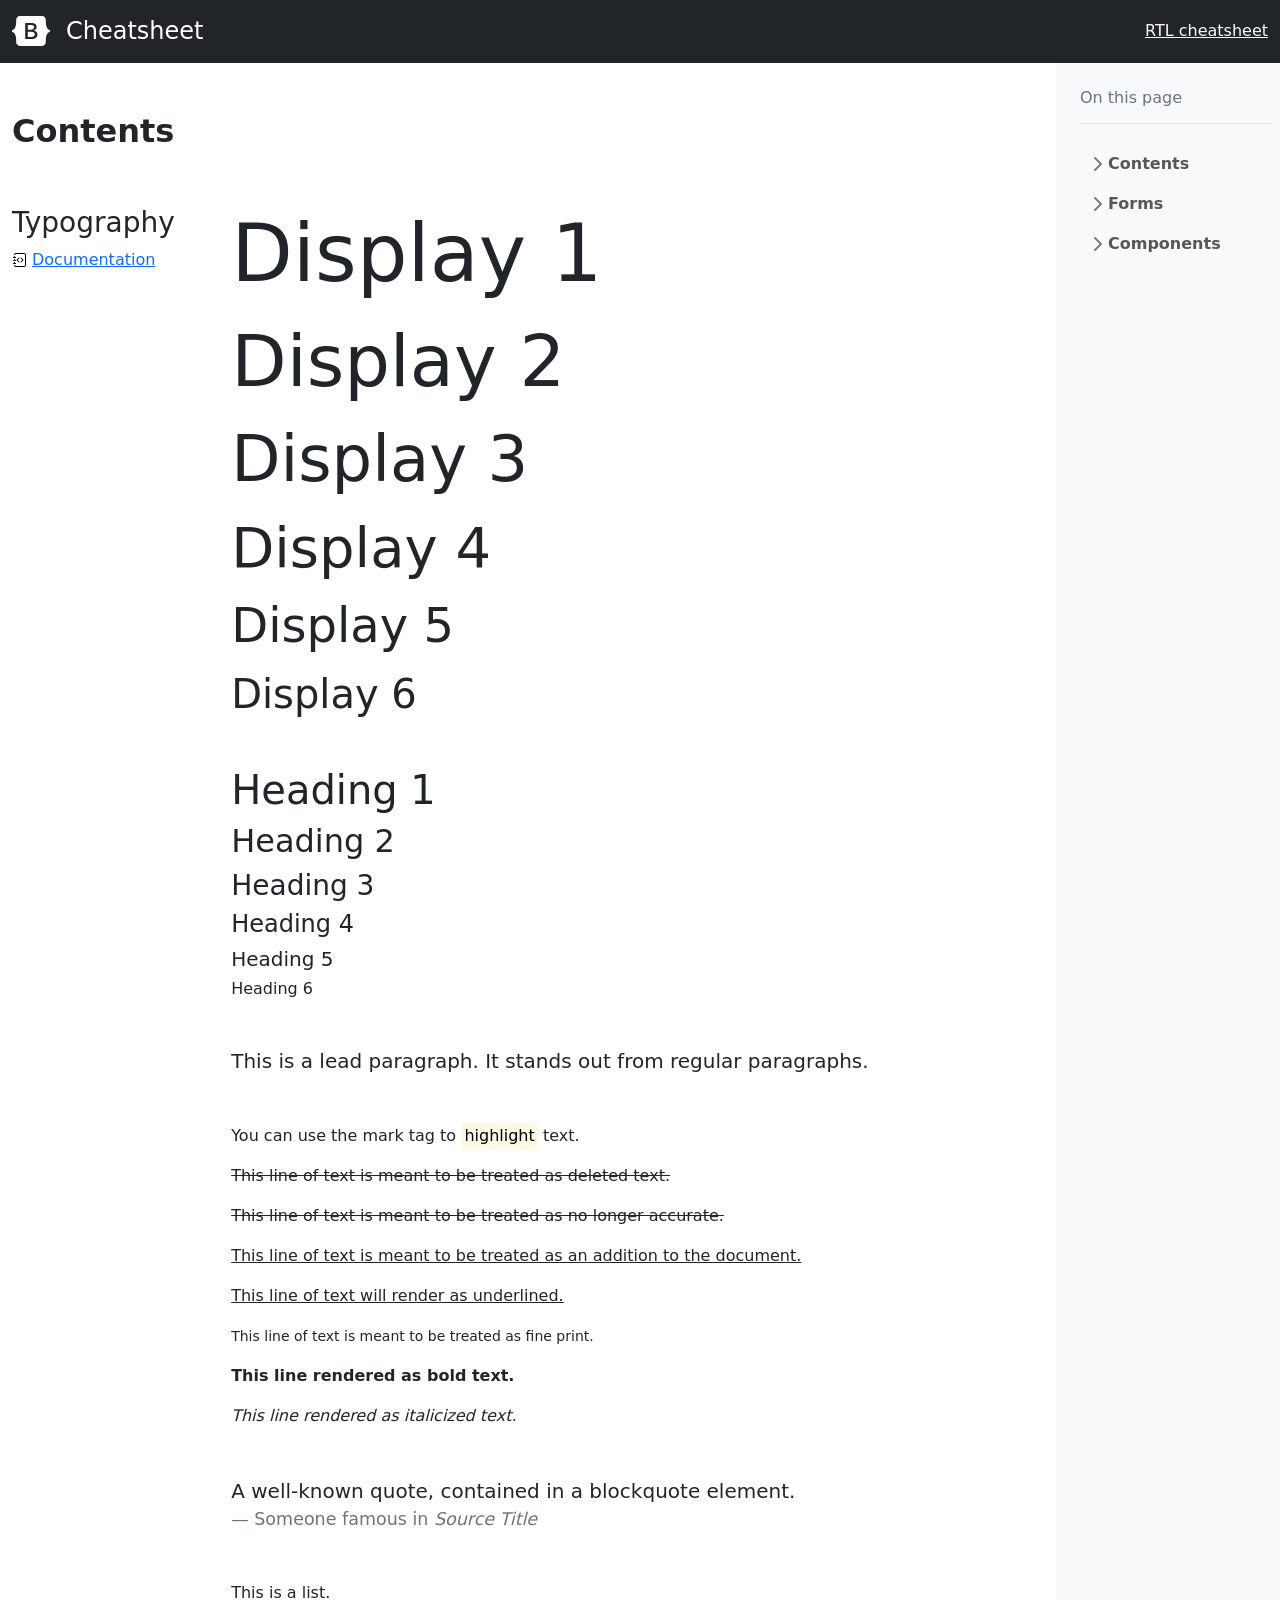
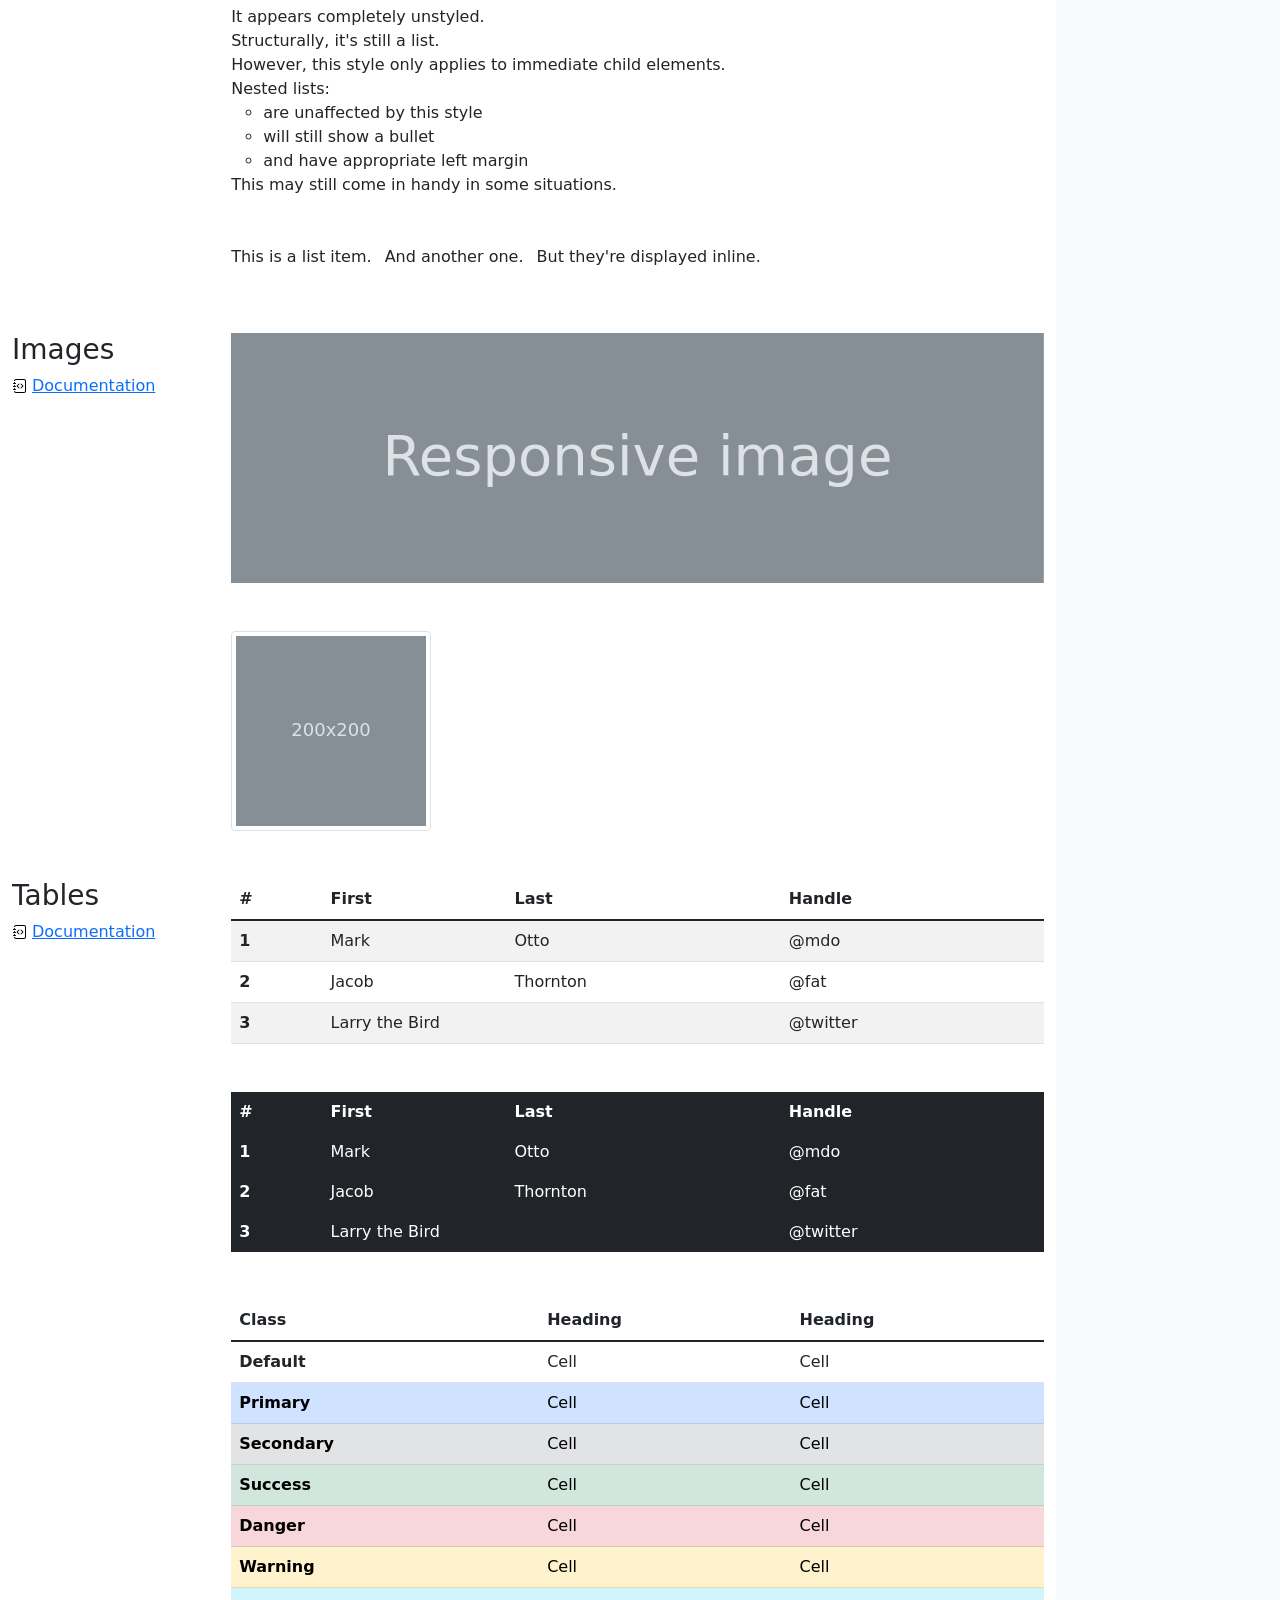
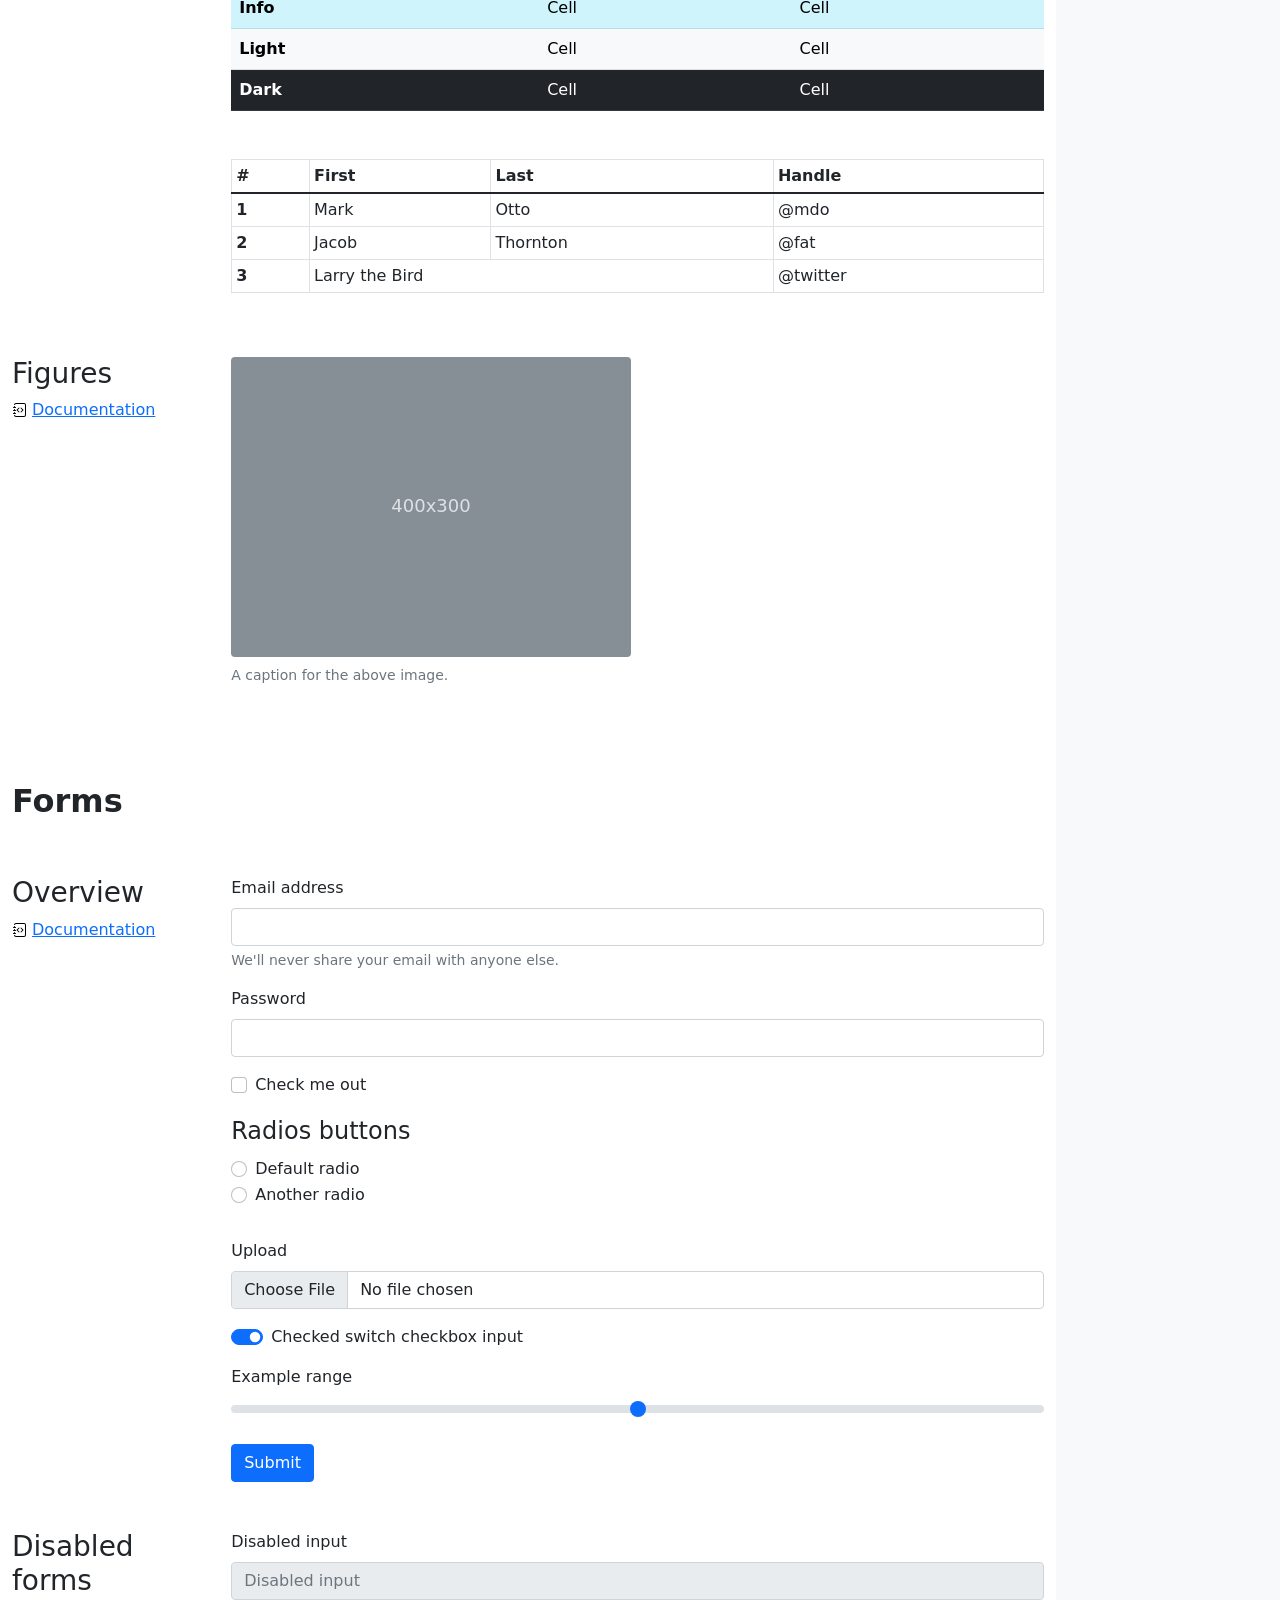
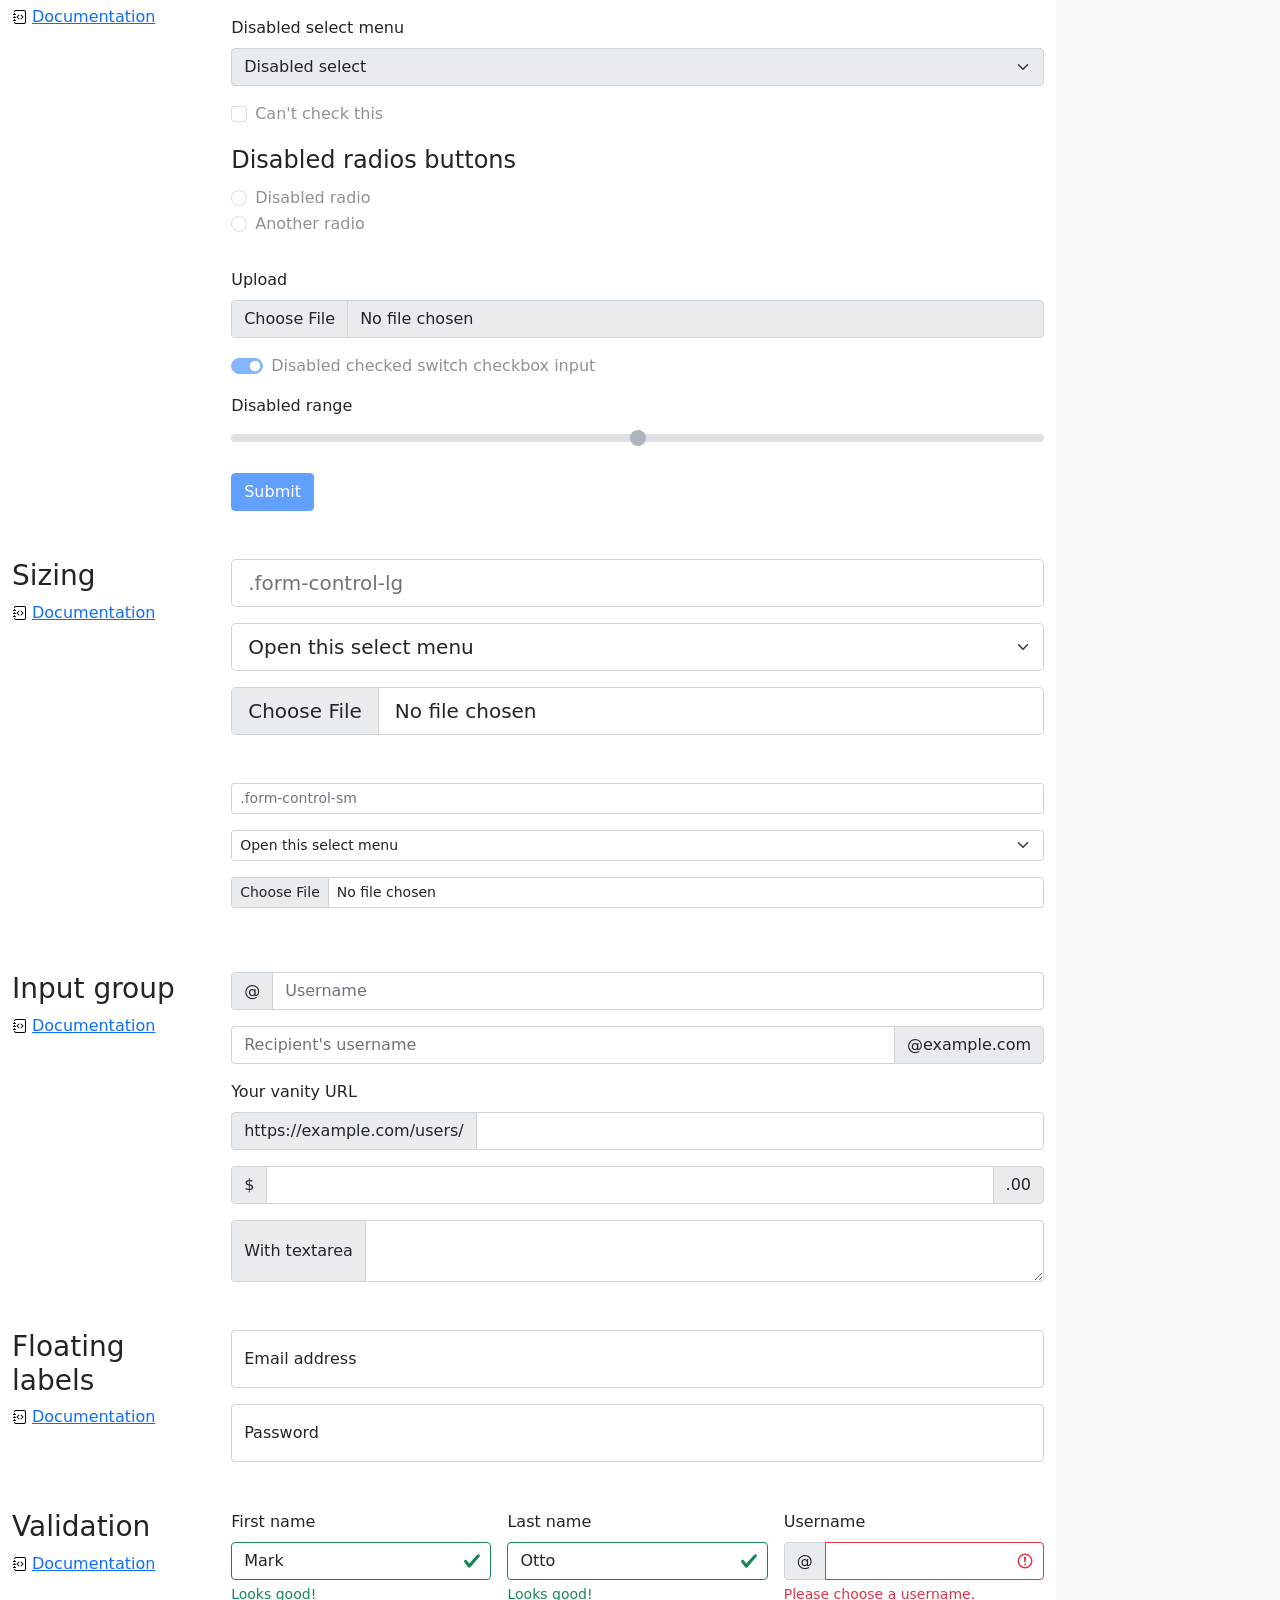
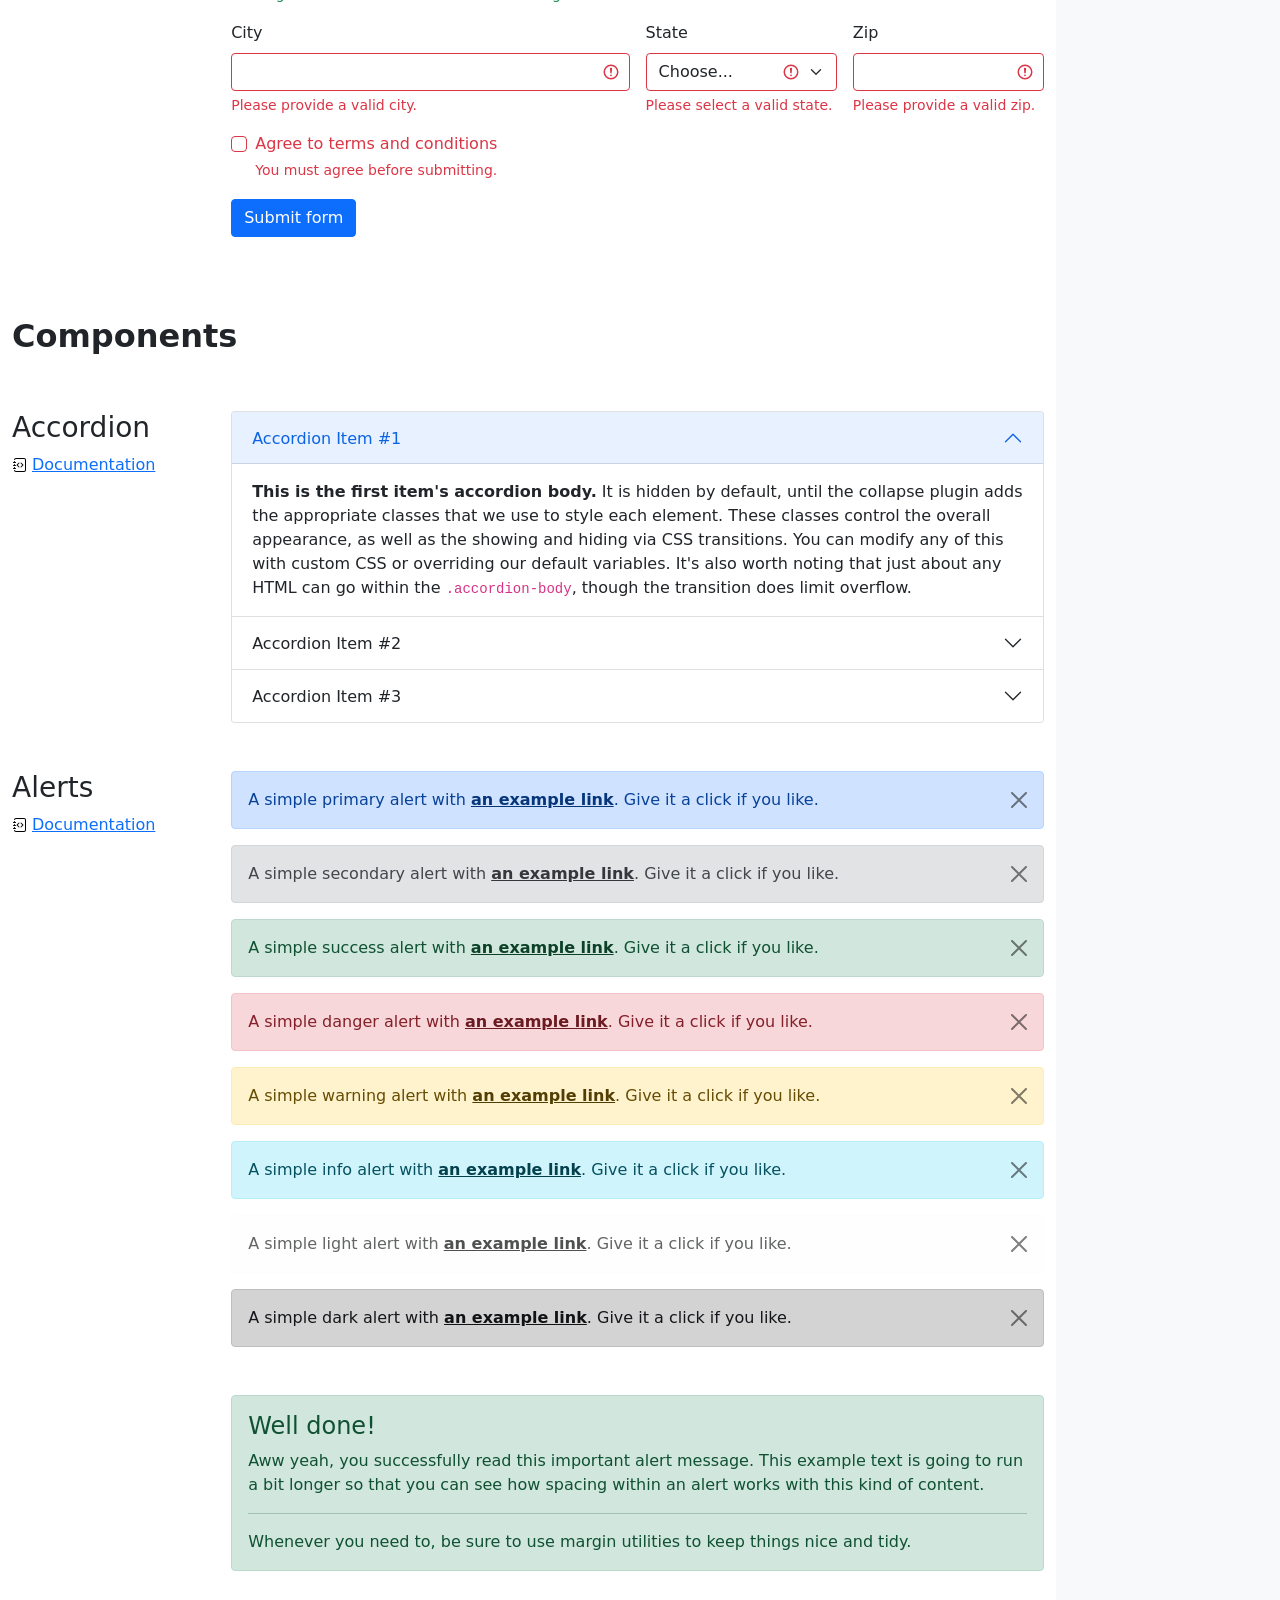
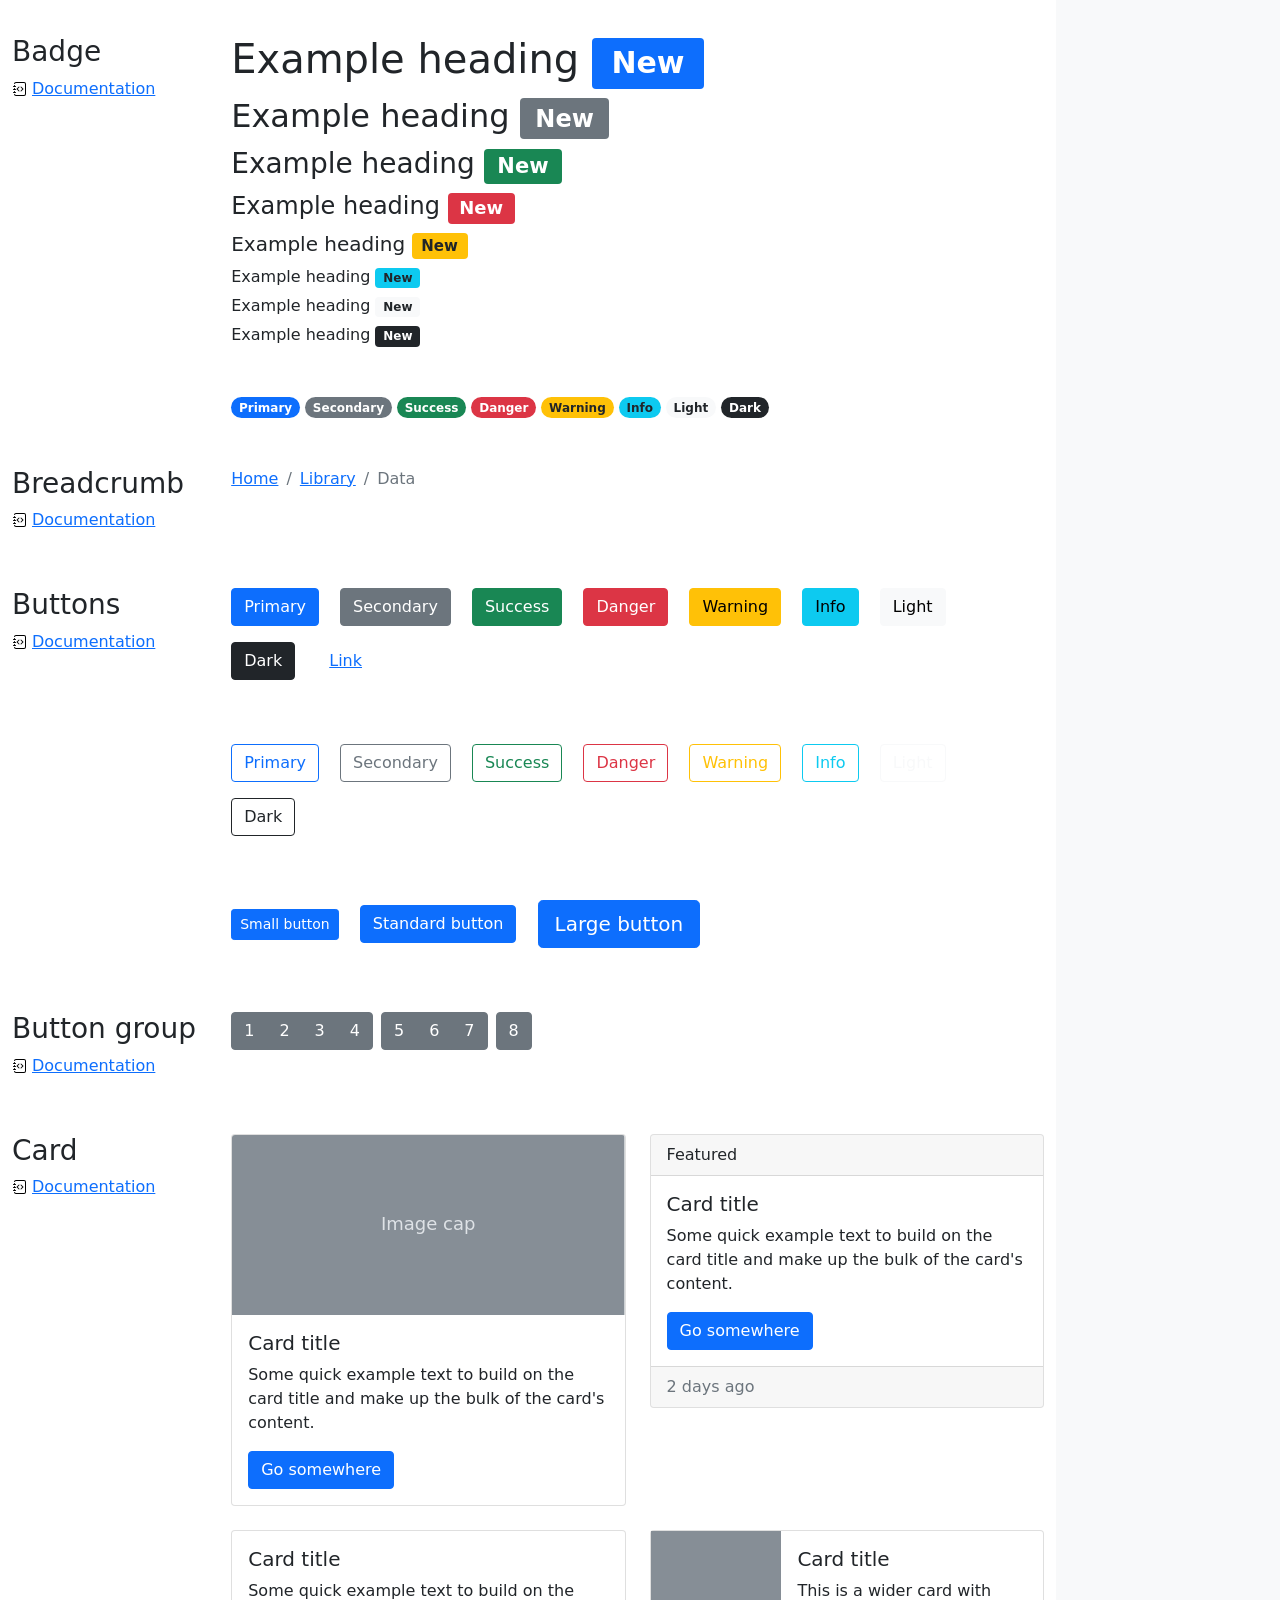
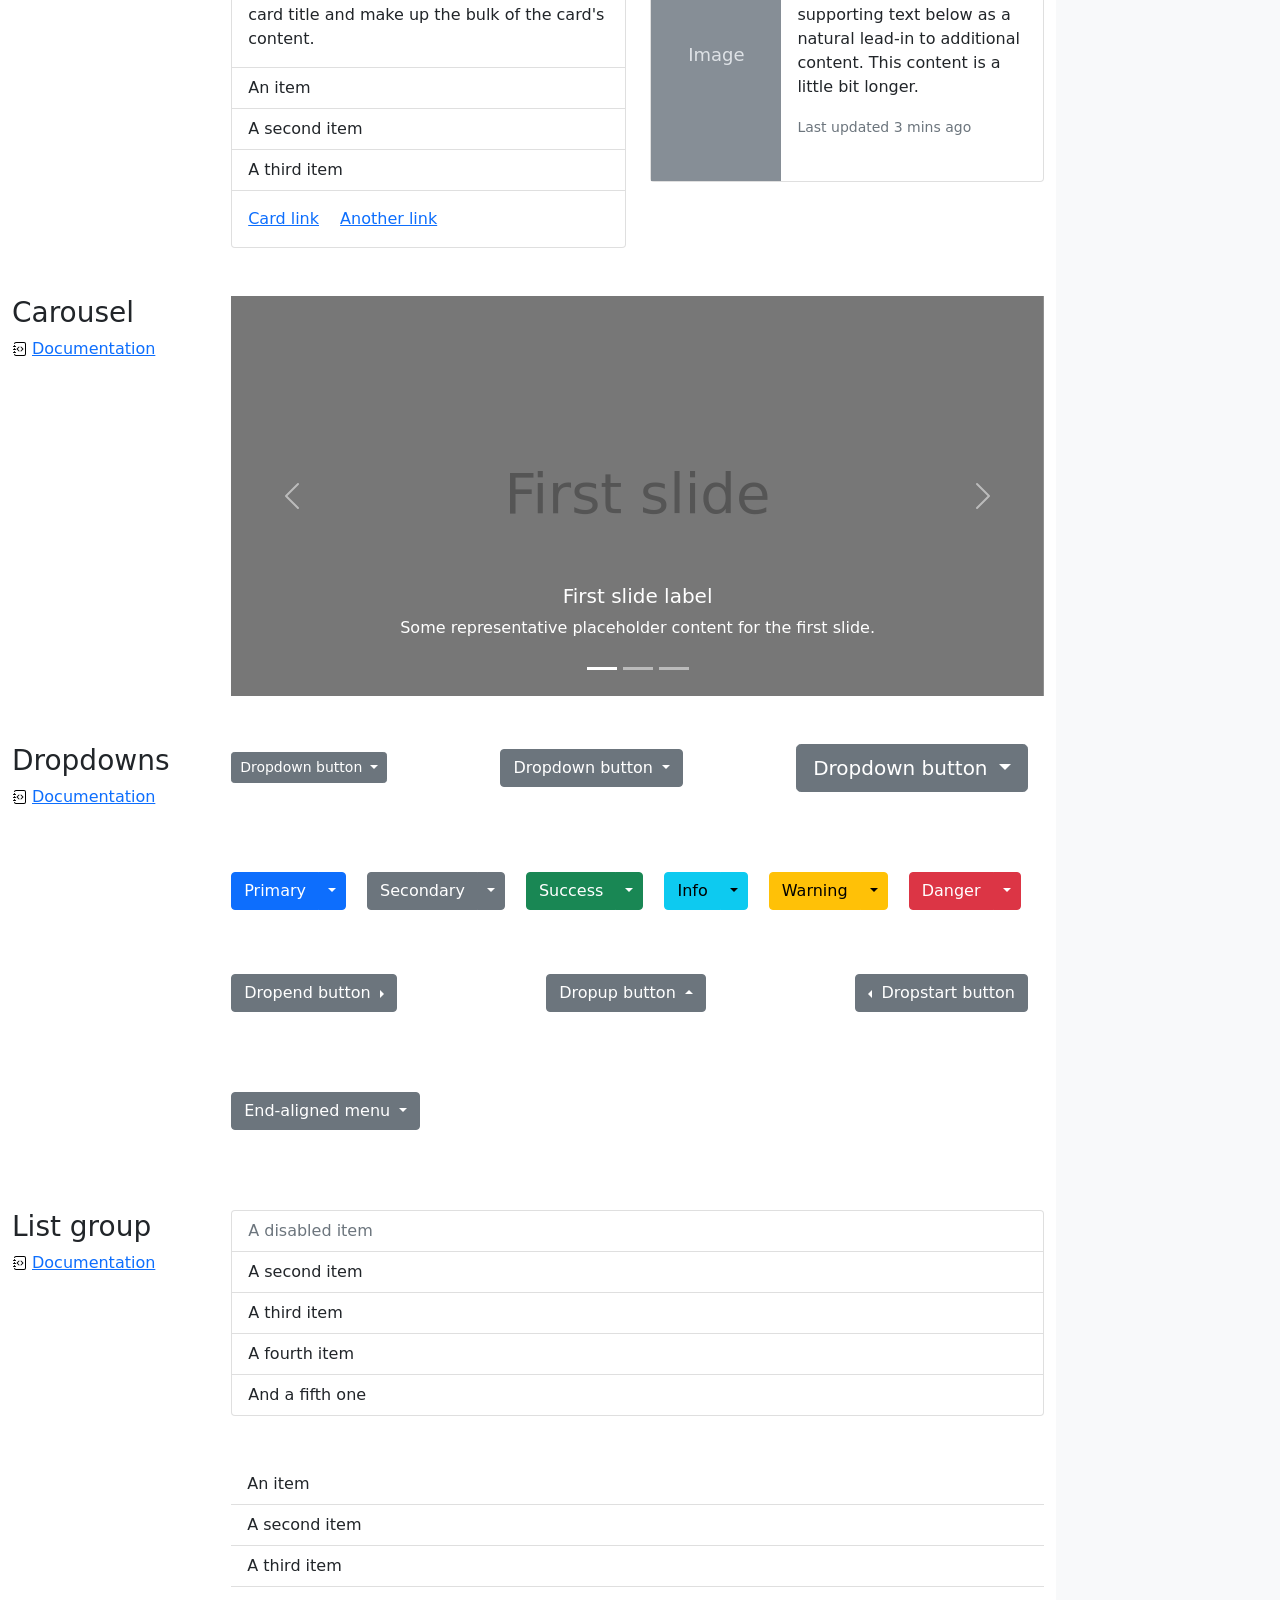
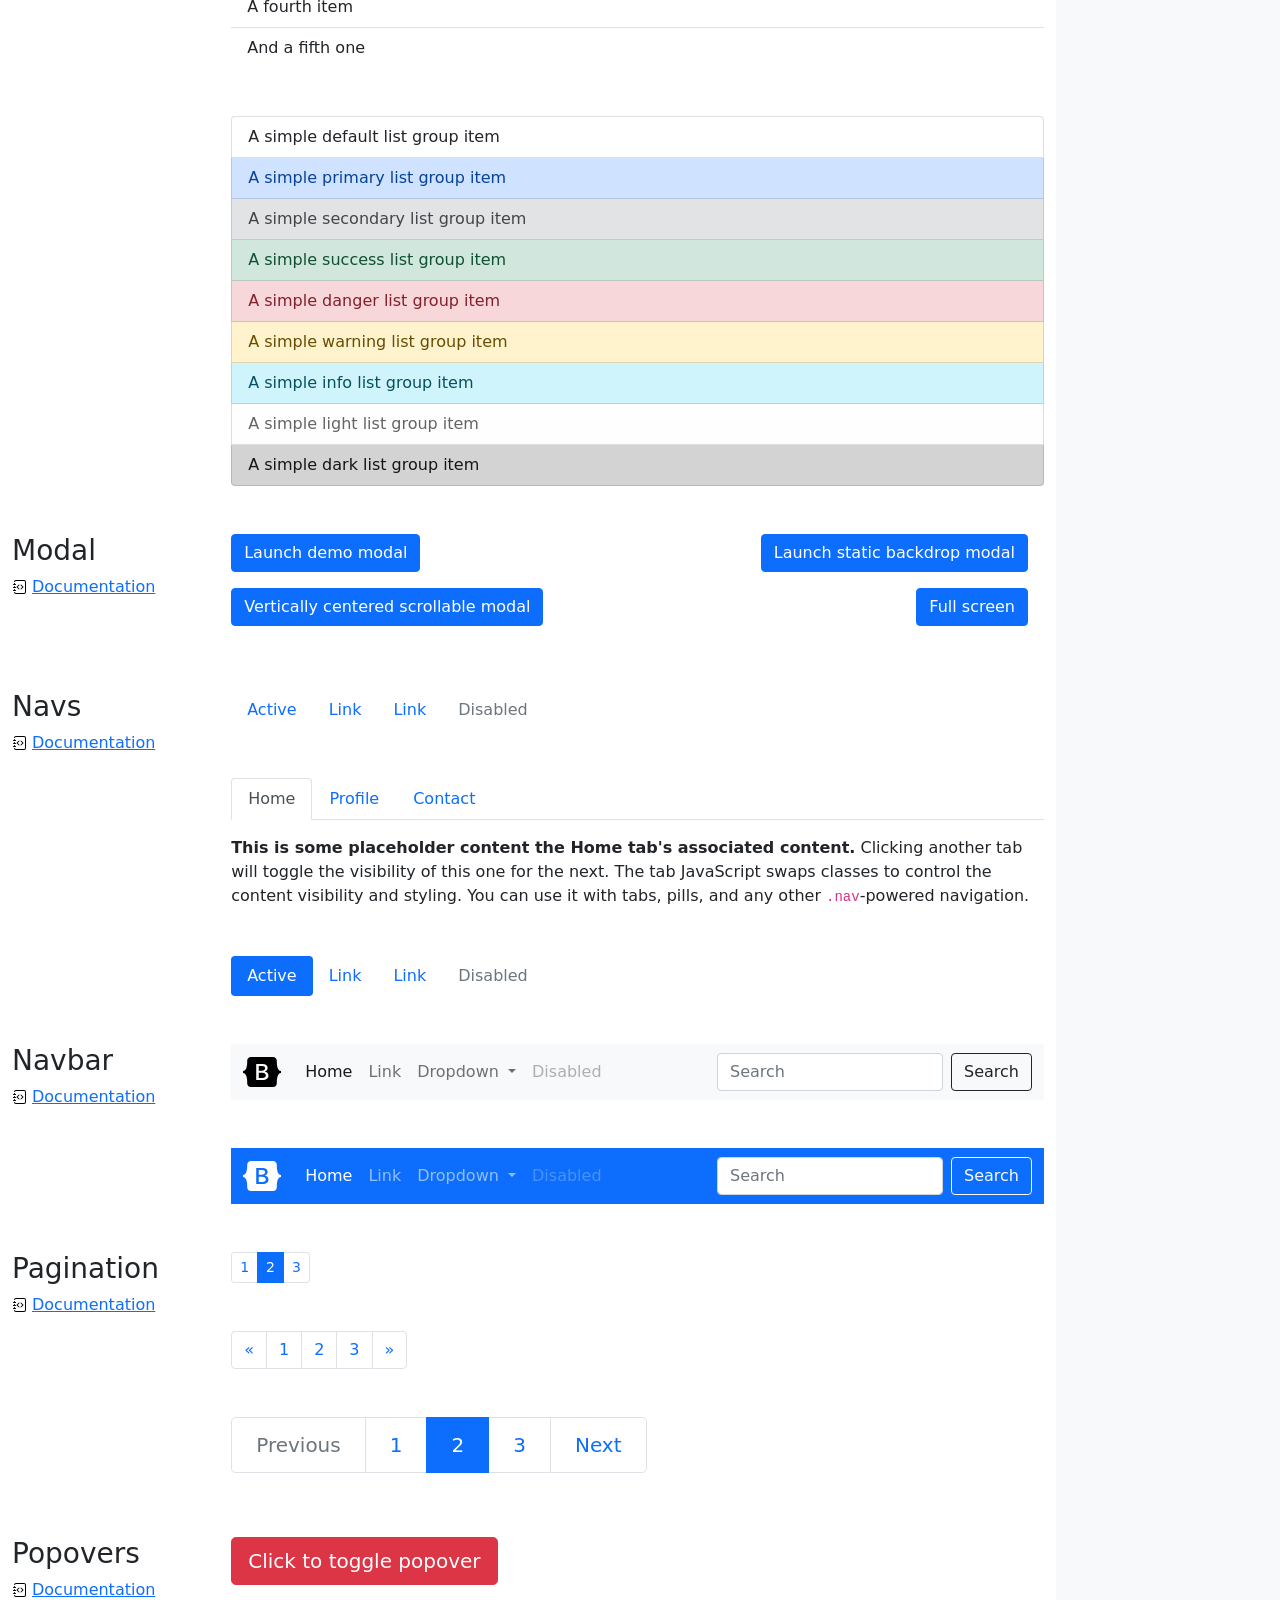
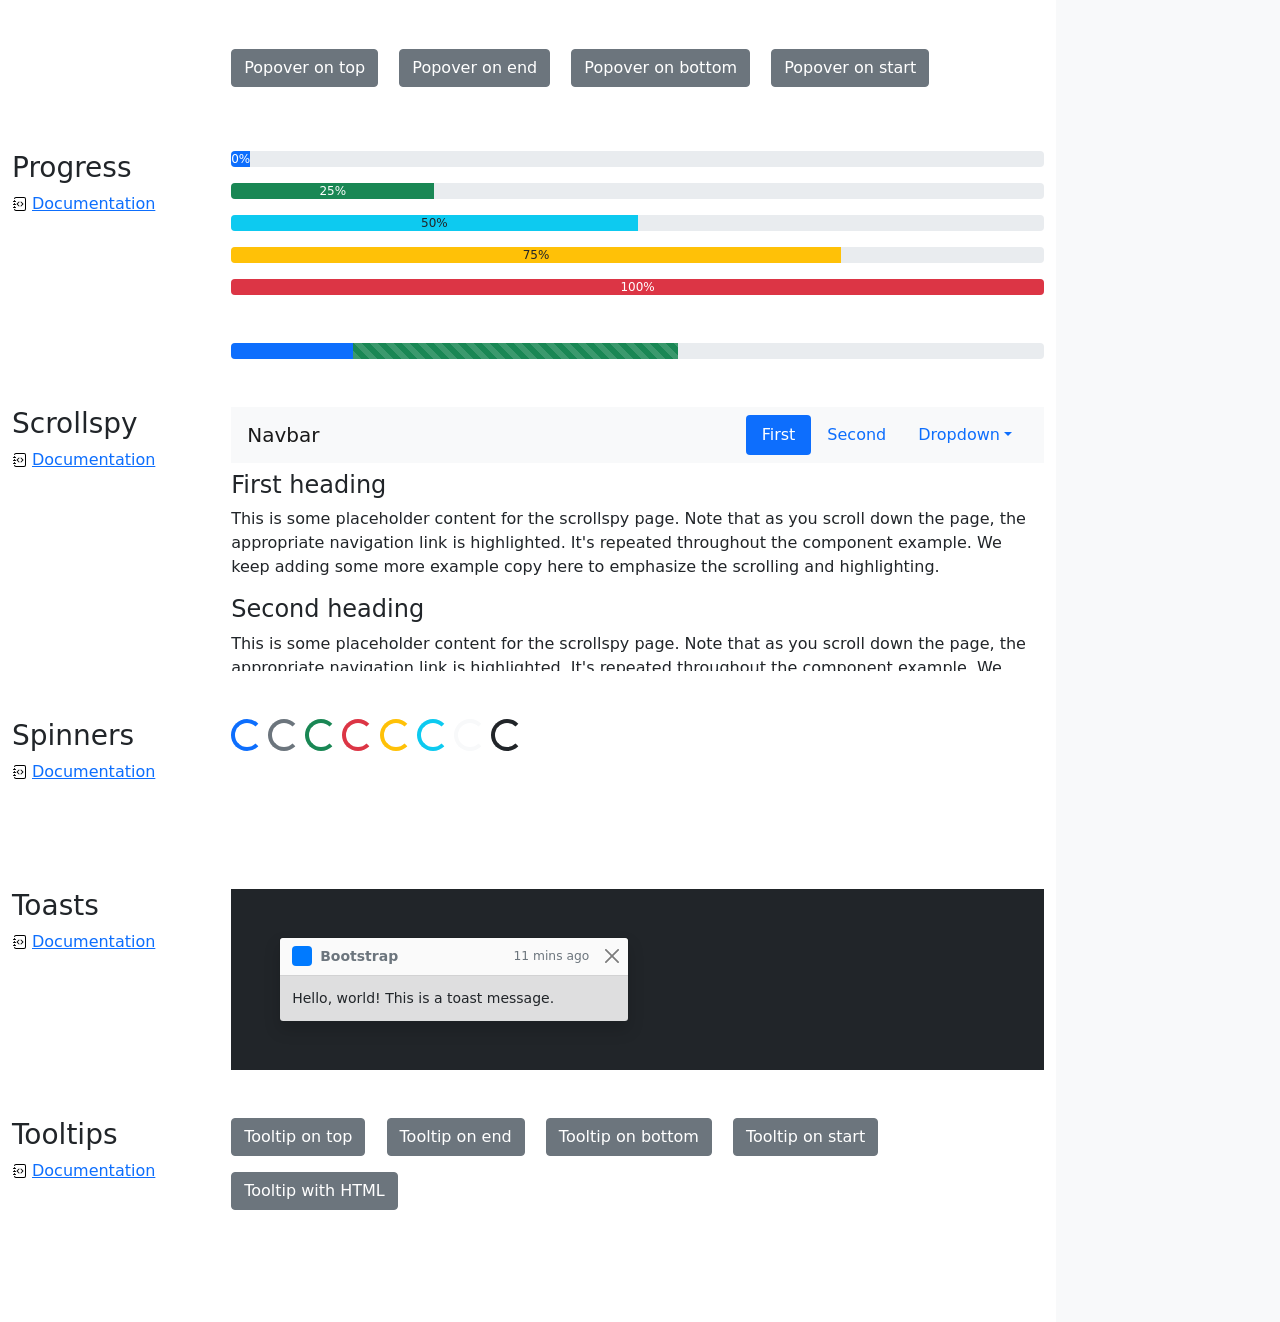
<file: projects/practice3/bootstrap-5.1.3-examples/cheatsheet/index.html>
<!doctype html>
<html lang="en">
  <head>
    <meta charset="utf-8">
    <meta name="viewport" content="width=device-width, initial-scale=1">
    <meta name="description" content="">
    <meta name="author" content="Mark Otto, Jacob Thornton, and Bootstrap contributors">
    <meta name="generator" content="Hugo 0.88.1">
    <title>Cheatsheet · Bootstrap v5.1</title>

    <link rel="canonical" href="https://getbootstrap.com/docs/5.1/examples/cheatsheet/">

    

    <!-- Bootstrap core CSS -->
<link href="../assets/dist/css/bootstrap.min.css" rel="stylesheet">

    <style>
      .bd-placeholder-img {
        font-size: 1.125rem;
        text-anchor: middle;
        -webkit-user-select: none;
        -moz-user-select: none;
        user-select: none;
      }

      @media (min-width: 768px) {
        .bd-placeholder-img-lg {
          font-size: 3.5rem;
        }
      }
    </style>

    
    <!-- Custom styles for this template -->
    <link href="cheatsheet.css" rel="stylesheet">
  </head>
  <body class="bg-light">
    
<header class="bd-header bg-dark py-3 d-flex align-items-stretch border-bottom border-dark">
  <div class="container-fluid d-flex align-items-center">
    <h1 class="d-flex align-items-center fs-4 text-white mb-0">
      <img src="../assets/brand/bootstrap-logo-white.svg" width="38" height="30" class="me-3" alt="Bootstrap">
      Cheatsheet
    </h1>
    <a href="../examples/cheatsheet-rtl/" class="ms-auto link-light" hreflang="ar">RTL cheatsheet</a>
  </div>
</header>
<aside class="bd-aside sticky-xl-top text-muted align-self-start mb-3 mb-xl-5 px-2">
  <h2 class="h6 pt-4 pb-3 mb-4 border-bottom">On this page</h2>
  <nav class="small" id="toc">
    <ul class="list-unstyled">
      <li class="my-2">
        <button class="btn d-inline-flex align-items-center collapsed" data-bs-toggle="collapse" aria-expanded="false" data-bs-target="#contents-collapse" aria-controls="contents-collapse">Contents</button>
        <ul class="list-unstyled ps-3 collapse" id="contents-collapse">
          <li><a class="d-inline-flex align-items-center rounded" href="#typography">Typography</a></li>
          <li><a class="d-inline-flex align-items-center rounded" href="#images">Images</a></li>
          <li><a class="d-inline-flex align-items-center rounded" href="#tables">Tables</a></li>
          <li><a class="d-inline-flex align-items-center rounded" href="#figures">Figures</a></li>
        </ul>
      </li>
      <li class="my-2">
        <button class="btn d-inline-flex align-items-center collapsed" data-bs-toggle="collapse" aria-expanded="false" data-bs-target="#forms-collapse" aria-controls="forms-collapse">Forms</button>
        <ul class="list-unstyled ps-3 collapse" id="forms-collapse">
          <li><a class="d-inline-flex align-items-center rounded" href="#overview">Overview</a></li>
          <li><a class="d-inline-flex align-items-center rounded" href="#disabled-forms">Disabled forms</a></li>
          <li><a class="d-inline-flex align-items-center rounded" href="#sizing">Sizing</a></li>
          <li><a class="d-inline-flex align-items-center rounded" href="#input-group">Input group</a></li>
          <li><a class="d-inline-flex align-items-center rounded" href="#floating-labels">Floating labels</a></li>
          <li><a class="d-inline-flex align-items-center rounded" href="#validation">Validation</a></li>
        </ul>
      </li>
      <li class="my-2">
        <button class="btn d-inline-flex align-items-center collapsed" data-bs-toggle="collapse" aria-expanded="false" data-bs-target="#components-collapse" aria-controls="components-collapse">Components</button>
        <ul class="list-unstyled ps-3 collapse" id="components-collapse">
          <li><a class="d-inline-flex align-items-center rounded" href="#accordion">Accordion</a></li>
          <li><a class="d-inline-flex align-items-center rounded" href="#alerts">Alerts</a></li>
          <li><a class="d-inline-flex align-items-center rounded" href="#badge">Badge</a></li>
          <li><a class="d-inline-flex align-items-center rounded" href="#breadcrumb">Breadcrumb</a></li>
          <li><a class="d-inline-flex align-items-center rounded" href="#buttons">Buttons</a></li>
          <li><a class="d-inline-flex align-items-center rounded" href="#button-group">Button group</a></li>
          <li><a class="d-inline-flex align-items-center rounded" href="#card">Card</a></li>
          <li><a class="d-inline-flex align-items-center rounded" href="#carousel">Carousel</a></li>
          <li><a class="d-inline-flex align-items-center rounded" href="#dropdowns">Dropdowns</a></li>
          <li><a class="d-inline-flex align-items-center rounded" href="#list-group">List group</a></li>
          <li><a class="d-inline-flex align-items-center rounded" href="#modal">Modal</a></li>
          <li><a class="d-inline-flex align-items-center rounded" href="#navs">Navs</a></li>
          <li><a class="d-inline-flex align-items-center rounded" href="#navbar">Navbar</a></li>
          <li><a class="d-inline-flex align-items-center rounded" href="#pagination">Pagination</a></li>
          <li><a class="d-inline-flex align-items-center rounded" href="#popovers">Popovers</a></li>
          <li><a class="d-inline-flex align-items-center rounded" href="#progress">Progress</a></li>
          <li><a class="d-inline-flex align-items-center rounded" href="#scrollspy">Scrollspy</a></li>
          <li><a class="d-inline-flex align-items-center rounded" href="#spinners">Spinners</a></li>
          <li><a class="d-inline-flex align-items-center rounded" href="#toasts">Toasts</a></li>
          <li><a class="d-inline-flex align-items-center rounded" href="#tooltips">Tooltips</a></li>
        </ul>
      </li>
    </ul>
  </nav>
</aside>
<div class="bd-cheatsheet container-fluid bg-body">
  <section id="content">
    <h2 class="sticky-xl-top fw-bold pt-3 pt-xl-5 pb-2 pb-xl-3">Contents</h2>

    <article class="my-3" id="typography">
      <div class="bd-heading sticky-xl-top align-self-start mt-5 mb-3 mt-xl-0 mb-xl-2">
        <h3>Typography</h3>
        <a class="d-flex align-items-center" href="../content/typography/">Documentation</a>
      </div>

      <div>
        <div class="bd-example">
        <p class="display-1">Display 1</p>
        <p class="display-2">Display 2</p>
        <p class="display-3">Display 3</p>
        <p class="display-4">Display 4</p>
        <p class="display-5">Display 5</p>
        <p class="display-6">Display 6</p>
        </div>

        <div class="bd-example">
        <p class="h1">Heading 1</p>
        <p class="h2">Heading 2</p>
        <p class="h3">Heading 3</p>
        <p class="h4">Heading 4</p>
        <p class="h5">Heading 5</p>
        <p class="h6">Heading 6</p>
        </div>

        <div class="bd-example">
        <p class="lead">
          This is a lead paragraph. It stands out from regular paragraphs.
        </p>
        </div>

        <div class="bd-example">
        <p>You can use the mark tag to <mark>highlight</mark> text.</p>
        <p><del>This line of text is meant to be treated as deleted text.</del></p>
        <p><s>This line of text is meant to be treated as no longer accurate.</s></p>
        <p><ins>This line of text is meant to be treated as an addition to the document.</ins></p>
        <p><u>This line of text will render as underlined.</u></p>
        <p><small>This line of text is meant to be treated as fine print.</small></p>
        <p><strong>This line rendered as bold text.</strong></p>
        <p><em>This line rendered as italicized text.</em></p>
        </div>

        <div class="bd-example">
        <blockquote class="blockquote">
          <p>A well-known quote, contained in a blockquote element.</p>
          <footer class="blockquote-footer">Someone famous in <cite title="Source Title">Source Title</cite></footer>
        </blockquote>
        </div>

        <div class="bd-example">
        <ul class="list-unstyled">
          <li>This is a list.</li>
          <li>It appears completely unstyled.</li>
          <li>Structurally, it's still a list.</li>
          <li>However, this style only applies to immediate child elements.</li>
          <li>Nested lists:
            <ul>
              <li>are unaffected by this style</li>
              <li>will still show a bullet</li>
              <li>and have appropriate left margin</li>
            </ul>
          </li>
          <li>This may still come in handy in some situations.</li>
        </ul>
        </div>

        <div class="bd-example">
        <ul class="list-inline">
          <li class="list-inline-item">This is a list item.</li>
          <li class="list-inline-item">And another one.</li>
          <li class="list-inline-item">But they're displayed inline.</li>
        </ul>
        </div>
      </div>
    </article>
    <article class="my-3" id="images">
      <div class="bd-heading sticky-xl-top align-self-start mt-5 mb-3 mt-xl-0 mb-xl-2">
        <h3>Images</h3>
        <a class="d-flex align-items-center" href="../content/images/">Documentation</a>
      </div>

      <div>
        <div class="bd-example">
        <svg class="bd-placeholder-img bd-placeholder-img-lg img-fluid" width="100%" height="250" xmlns="http://www.w3.org/2000/svg" role="img" aria-label="Placeholder: Responsive image" preserveAspectRatio="xMidYMid slice" focusable="false"><title>Placeholder</title><rect width="100%" height="100%" fill="#868e96"/><text x="50%" y="50%" fill="#dee2e6" dy=".3em">Responsive image</text></svg>

        </div>

        <div class="bd-example">
        <svg class="bd-placeholder-img img-thumbnail" width="200" height="200" xmlns="http://www.w3.org/2000/svg" role="img" aria-label="A generic square placeholder image with a white border around it, making it resemble a photograph taken with an old instant camera: 200x200" preserveAspectRatio="xMidYMid slice" focusable="false"><title>A generic square placeholder image with a white border around it, making it resemble a photograph taken with an old instant camera</title><rect width="100%" height="100%" fill="#868e96"/><text x="50%" y="50%" fill="#dee2e6" dy=".3em">200x200</text></svg>

        </div>
      </div>
    </article>
    <article class="my-3" id="tables">
      <div class="bd-heading sticky-xl-top align-self-start mt-5 mb-3 mt-xl-0 mb-xl-2">
        <h3>Tables</h3>
        <a class="d-flex align-items-center" href="../content/tables/">Documentation</a>
      </div>

      <div>
        <div class="bd-example">
        <table class="table table-striped">
          <thead>
          <tr>
            <th scope="col">#</th>
            <th scope="col">First</th>
            <th scope="col">Last</th>
            <th scope="col">Handle</th>
          </tr>
          </thead>
          <tbody>
          <tr>
            <th scope="row">1</th>
            <td>Mark</td>
            <td>Otto</td>
            <td>@mdo</td>
          </tr>
          <tr>
            <th scope="row">2</th>
            <td>Jacob</td>
            <td>Thornton</td>
            <td>@fat</td>
          </tr>
          <tr>
            <th scope="row">3</th>
            <td colspan="2">Larry the Bird</td>
            <td>@twitter</td>
          </tr>
          </tbody>
        </table>
        </div>

        <div class="bd-example">
        <table class="table table-dark table-borderless">
          <thead>
          <tr>
            <th scope="col">#</th>
            <th scope="col">First</th>
            <th scope="col">Last</th>
            <th scope="col">Handle</th>
          </tr>
          </thead>
          <tbody>
          <tr>
            <th scope="row">1</th>
            <td>Mark</td>
            <td>Otto</td>
            <td>@mdo</td>
          </tr>
          <tr>
            <th scope="row">2</th>
            <td>Jacob</td>
            <td>Thornton</td>
            <td>@fat</td>
          </tr>
          <tr>
            <th scope="row">3</th>
            <td colspan="2">Larry the Bird</td>
            <td>@twitter</td>
          </tr>
          </tbody>
        </table>
        </div>

        <div class="bd-example">
        <table class="table table-hover">
          <thead>
          <tr>
            <th scope="col">Class</th>
            <th scope="col">Heading</th>
            <th scope="col">Heading</th>
          </tr>
          </thead>
          <tbody>
          <tr>
            <th scope="row">Default</th>
            <td>Cell</td>
            <td>Cell</td>
          </tr>
          
          <tr class="table-primary">
            <th scope="row">Primary</th>
            <td>Cell</td>
            <td>Cell</td>
          </tr>
          <tr class="table-secondary">
            <th scope="row">Secondary</th>
            <td>Cell</td>
            <td>Cell</td>
          </tr>
          <tr class="table-success">
            <th scope="row">Success</th>
            <td>Cell</td>
            <td>Cell</td>
          </tr>
          <tr class="table-danger">
            <th scope="row">Danger</th>
            <td>Cell</td>
            <td>Cell</td>
          </tr>
          <tr class="table-warning">
            <th scope="row">Warning</th>
            <td>Cell</td>
            <td>Cell</td>
          </tr>
          <tr class="table-info">
            <th scope="row">Info</th>
            <td>Cell</td>
            <td>Cell</td>
          </tr>
          <tr class="table-light">
            <th scope="row">Light</th>
            <td>Cell</td>
            <td>Cell</td>
          </tr>
          <tr class="table-dark">
            <th scope="row">Dark</th>
            <td>Cell</td>
            <td>Cell</td>
          </tr>
          </tbody>
        </table>
        </div>

        <div class="bd-example">
        <table class="table table-sm table-bordered">
          <thead>
          <tr>
            <th scope="col">#</th>
            <th scope="col">First</th>
            <th scope="col">Last</th>
            <th scope="col">Handle</th>
          </tr>
          </thead>
          <tbody>
          <tr>
            <th scope="row">1</th>
            <td>Mark</td>
            <td>Otto</td>
            <td>@mdo</td>
          </tr>
          <tr>
            <th scope="row">2</th>
            <td>Jacob</td>
            <td>Thornton</td>
            <td>@fat</td>
          </tr>
          <tr>
            <th scope="row">3</th>
            <td colspan="2">Larry the Bird</td>
            <td>@twitter</td>
          </tr>
          </tbody>
        </table>
        </div>
      </div>
    </article>
    <article class="my-3" id="figures">
      <div class="bd-heading sticky-xl-top align-self-start mt-5 mb-3 mt-xl-0 mb-xl-2">
        <h3>Figures</h3>
        <a class="d-flex align-items-center" href="../content/figures/">Documentation</a>
      </div>

      <div>
        <div class="bd-example">
        <figure class="figure">
          <svg class="bd-placeholder-img figure-img img-fluid rounded" width="400" height="300" xmlns="http://www.w3.org/2000/svg" role="img" aria-label="Placeholder: 400x300" preserveAspectRatio="xMidYMid slice" focusable="false"><title>Placeholder</title><rect width="100%" height="100%" fill="#868e96"/><text x="50%" y="50%" fill="#dee2e6" dy=".3em">400x300</text></svg>

          <figcaption class="figure-caption">A caption for the above image.</figcaption>
        </figure>
        </div>
      </div>
    </article>
  </section>

  <section id="forms">
    <h2 class="sticky-xl-top fw-bold pt-3 pt-xl-5 pb-2 pb-xl-3">Forms</h2>

    <article class="my-3" id="overview">
      <div class="bd-heading sticky-xl-top align-self-start mt-5 mb-3 mt-xl-0 mb-xl-2">
        <h3>Overview</h3>
        <a class="d-flex align-items-center" href="../forms/overview/">Documentation</a>
      </div>

      <div>
        <div class="bd-example">
        <form>
          <div class="mb-3">
            <label for="exampleInputEmail1" class="form-label">Email address</label>
            <input type="email" class="form-control" id="exampleInputEmail1" aria-describedby="emailHelp">
            <div id="emailHelp" class="form-text">We'll never share your email with anyone else.</div>
          </div>
          <div class="mb-3">
            <label for="exampleInputPassword1" class="form-label">Password</label>
            <input type="password" class="form-control" id="exampleInputPassword1">
          </div>
          <div class="mb-3 form-check">
            <input type="checkbox" class="form-check-input" id="exampleCheck1">
            <label class="form-check-label" for="exampleCheck1">Check me out</label>
          </div>
          <fieldset class="mb-3">
            <legend>Radios buttons</legend>
            <div class="form-check">
              <input type="radio" name="radios" class="form-check-input" id="exampleRadio1">
              <label class="form-check-label" for="exampleRadio1">Default radio</label>
            </div>
            <div class="mb-3 form-check">
              <input type="radio" name="radios" class="form-check-input" id="exampleRadio2">
              <label class="form-check-label" for="exampleRadio2">Another radio</label>
            </div>
          </fieldset>
          <div class="mb-3">
            <label class="form-label" for="customFile">Upload</label>
            <input type="file" class="form-control" id="customFile">
          </div>
          <div class="mb-3 form-check form-switch">
            <input class="form-check-input" type="checkbox" role="switch" id="flexSwitchCheckChecked" checked>
            <label class="form-check-label" for="flexSwitchCheckChecked">Checked switch checkbox input</label>
          </div>
          <div class="mb-3">
            <label for="customRange3" class="form-label">Example range</label>
            <input type="range" class="form-range" min="0" max="5" step="0.5" id="customRange3">
          </div>
          <button type="submit" class="btn btn-primary">Submit</button>
        </form>
        </div>
      </div>
    </article>
    <article class="my-3" id="disabled-forms">
      <div class="bd-heading sticky-xl-top align-self-start mt-5 mb-3 mt-xl-0 mb-xl-2">
        <h3>Disabled forms</h3>
        <a class="d-flex align-items-center" href="../forms/overview/#disabled-forms">Documentation</a>
      </div>

      <div>
        <div class="bd-example">
        <form>
          <fieldset disabled aria-label="Disabled fieldset example">
            <div class="mb-3">
              <label for="disabledTextInput" class="form-label">Disabled input</label>
              <input type="text" id="disabledTextInput" class="form-control" placeholder="Disabled input">
            </div>
            <div class="mb-3">
              <label for="disabledSelect" class="form-label">Disabled select menu</label>
              <select id="disabledSelect" class="form-select">
                <option>Disabled select</option>
              </select>
            </div>
            <div class="mb-3">
              <div class="form-check">
                <input class="form-check-input" type="checkbox" id="disabledFieldsetCheck" disabled>
                <label class="form-check-label" for="disabledFieldsetCheck">
                  Can't check this
                </label>
              </div>
            </div>
            <fieldset class="mb-3">
              <legend>Disabled radios buttons</legend>
              <div class="form-check">
                <input type="radio" name="radios" class="form-check-input" id="disabledRadio1" disabled>
                <label class="form-check-label" for="disabledRadio1">Disabled radio</label>
              </div>
              <div class="mb-3 form-check">
                <input type="radio" name="radios" class="form-check-input" id="disabledRadio2" disabled>
                <label class="form-check-label" for="disabledRadio2">Another radio</label>
              </div>
            </fieldset>
            <div class="mb-3">
              <label class="form-label" for="disabledCustomFile">Upload</label>
              <input type="file" class="form-control" id="disabledCustomFile" disabled>
            </div>
            <div class="mb-3 form-check form-switch">
              <input class="form-check-input" type="checkbox" role="switch" id="disabledSwitchCheckChecked" checked disabled>
              <label class="form-check-label" for="disabledSwitchCheckChecked">Disabled checked switch checkbox input</label>
            </div>
            <div class="mb-3">
              <label for="disabledRange" class="form-label">Disabled range</label>
              <input type="range" class="form-range" min="0" max="5" step="0.5" id="disabledRange">
            </div>
            <button type="submit" class="btn btn-primary">Submit</button>
          </fieldset>
        </form>
        </div>
      </div>
    </article>
    <article class="my-3" id="sizing">
      <div class="bd-heading sticky-xl-top align-self-start mt-5 mb-3 mt-xl-0 mb-xl-2">
        <h3>Sizing</h3>
        <a class="d-flex align-items-center" href="../forms/form-control/#sizing">Documentation</a>
      </div>

      <div>
        <div class="bd-example">
        <div class="mb-3">
          <input class="form-control form-control-lg" type="text" placeholder=".form-control-lg" aria-label=".form-control-lg example">
        </div>
        <div class="mb-3">
          <select class="form-select form-select-lg mb-3" aria-label=".form-select-lg example">
            <option selected>Open this select menu</option>
            <option value="1">One</option>
            <option value="2">Two</option>
            <option value="3">Three</option>
          </select>
        </div>
        <div class="mb-3">
          <input type="file" class="form-control form-control-lg" aria-label="Large file input example">
        </div>
        </div>

        <div class="bd-example">
        <div class="mb-3">
          <input class="form-control form-control-sm" type="text" placeholder=".form-control-sm" aria-label=".form-control-sm example">
        </div>
        <div class="mb-3">
          <select class="form-select form-select-sm" aria-label=".form-select-sm example">
            <option selected>Open this select menu</option>
            <option value="1">One</option>
            <option value="2">Two</option>
            <option value="3">Three</option>
          </select>
        </div>
        <div class="mb-3">
          <input type="file" class="form-control form-control-sm" aria-label="Small file input example">
        </div>
        </div>
      </div>
    </article>
    <article class="my-3" id="input-group">
      <div class="bd-heading sticky-xl-top align-self-start mt-5 mb-3 mt-xl-0 mb-xl-2">
        <h3>Input group</h3>
        <a class="d-flex align-items-center" href="../forms/input-group/">Documentation</a>
      </div>

      <div>
        <div class="bd-example">
        <div class="input-group mb-3">
          <span class="input-group-text" id="basic-addon1">@</span>
          <input type="text" class="form-control" placeholder="Username" aria-label="Username" aria-describedby="basic-addon1">
        </div>
        <div class="input-group mb-3">
          <input type="text" class="form-control" placeholder="Recipient's username" aria-label="Recipient's username" aria-describedby="basic-addon2">
          <span class="input-group-text" id="basic-addon2">@example.com</span>
        </div>
        <label for="basic-url" class="form-label">Your vanity URL</label>
        <div class="input-group mb-3">
          <span class="input-group-text" id="basic-addon3">https://example.com/users/</span>
          <input type="text" class="form-control" id="basic-url" aria-describedby="basic-addon3">
        </div>
        <div class="input-group mb-3">
          <span class="input-group-text">$</span>
          <input type="text" class="form-control" aria-label="Amount (to the nearest dollar)">
          <span class="input-group-text">.00</span>
        </div>
        <div class="input-group">
          <span class="input-group-text">With textarea</span>
          <textarea class="form-control" aria-label="With textarea"></textarea>
        </div>
        </div>
      </div>
    </article>
    <article class="my-3" id="floating-labels">
      <div class="bd-heading sticky-xl-top align-self-start mt-5 mb-3 mt-xl-0 mb-xl-2">
        <h3>Floating labels</h3>
        <a class="d-flex align-items-center" href="../forms/floating-labels/">Documentation</a>
      </div>

      <div>
        <div class="bd-example">
        <form>
          <div class="form-floating mb-3">
            <input type="email" class="form-control" id="floatingInput" placeholder="name@example.com">
            <label for="floatingInput">Email address</label>
          </div>
          <div class="form-floating">
            <input type="password" class="form-control" id="floatingPassword" placeholder="Password">
            <label for="floatingPassword">Password</label>
          </div>
        </form>
        </div>
      </div>
    </article>
    <article class="my-3" id="validation">
      <div class="bd-heading sticky-xl-top align-self-start mt-5 mb-3 mt-xl-0 mb-xl-2">
        <h3>Validation</h3>
        <a class="d-flex align-items-center" href="../forms/validation/">Documentation</a>
      </div>

      <div>
        <div class="bd-example">
        <form class="row g-3">
          <div class="col-md-4">
            <label for="validationServer01" class="form-label">First name</label>
            <input type="text" class="form-control is-valid" id="validationServer01" value="Mark" required>
            <div class="valid-feedback">
              Looks good!
            </div>
          </div>
          <div class="col-md-4">
            <label for="validationServer02" class="form-label">Last name</label>
            <input type="text" class="form-control is-valid" id="validationServer02" value="Otto" required>
            <div class="valid-feedback">
              Looks good!
            </div>
          </div>
          <div class="col-md-4">
            <label for="validationServerUsername" class="form-label">Username</label>
            <div class="input-group has-validation">
              <span class="input-group-text" id="inputGroupPrepend3">@</span>
              <input type="text" class="form-control is-invalid" id="validationServerUsername" aria-describedby="inputGroupPrepend3" required>
              <div class="invalid-feedback">
                Please choose a username.
              </div>
            </div>
          </div>
          <div class="col-md-6">
            <label for="validationServer03" class="form-label">City</label>
            <input type="text" class="form-control is-invalid" id="validationServer03" required>
            <div class="invalid-feedback">
              Please provide a valid city.
            </div>
          </div>
          <div class="col-md-3">
            <label for="validationServer04" class="form-label">State</label>
            <select class="form-select is-invalid" id="validationServer04" required>
              <option selected disabled value="">Choose...</option>
              <option>...</option>
            </select>
            <div class="invalid-feedback">
              Please select a valid state.
            </div>
          </div>
          <div class="col-md-3">
            <label for="validationServer05" class="form-label">Zip</label>
            <input type="text" class="form-control is-invalid" id="validationServer05" required>
            <div class="invalid-feedback">
              Please provide a valid zip.
            </div>
          </div>
          <div class="col-12">
            <div class="form-check">
              <input class="form-check-input is-invalid" type="checkbox" value="" id="invalidCheck3" required>
              <label class="form-check-label" for="invalidCheck3">
                Agree to terms and conditions
              </label>
              <div class="invalid-feedback">
                You must agree before submitting.
              </div>
            </div>
          </div>
          <div class="col-12">
            <button class="btn btn-primary" type="submit">Submit form</button>
          </div>
        </form>
        </div>
      </div>
    </article>
  </section>

  <section id="components">
    <h2 class="sticky-xl-top fw-bold pt-3 pt-xl-5 pb-2 pb-xl-3">Components</h2>

    <article class="my-3" id="accordion">
      <div class="bd-heading sticky-xl-top align-self-start mt-5 mb-3 mt-xl-0 mb-xl-2">
        <h3>Accordion</h3>
        <a class="d-flex align-items-center" href="../components/accordion/">Documentation</a>
      </div>

      <div>
        <div class="bd-example">
        <div class="accordion" id="accordionExample">
          <div class="accordion-item">
            <h4 class="accordion-header" id="headingOne">
              <button class="accordion-button" type="button" data-bs-toggle="collapse" data-bs-target="#collapseOne" aria-expanded="true" aria-controls="collapseOne">
                Accordion Item #1
              </button>
            </h4>
            <div id="collapseOne" class="accordion-collapse collapse show" aria-labelledby="headingOne" data-bs-parent="#accordionExample">
              <div class="accordion-body">
                <strong>This is the first item's accordion body.</strong> It is hidden by default, until the collapse plugin adds the appropriate classes that we use to style each element. These classes control the overall appearance, as well as the showing and hiding via CSS transitions. You can modify any of this with custom CSS or overriding our default variables. It's also worth noting that just about any HTML can go within the <code>.accordion-body</code>, though the transition does limit overflow.
              </div>
            </div>
          </div>
          <div class="accordion-item">
            <h4 class="accordion-header" id="headingTwo">
              <button class="accordion-button collapsed" type="button" data-bs-toggle="collapse" data-bs-target="#collapseTwo" aria-expanded="false" aria-controls="collapseTwo">
                Accordion Item #2
              </button>
            </h4>
            <div id="collapseTwo" class="accordion-collapse collapse" aria-labelledby="headingTwo" data-bs-parent="#accordionExample">
              <div class="accordion-body">
                <strong>This is the second item's accordion body.</strong> It is hidden by default, until the collapse plugin adds the appropriate classes that we use to style each element. These classes control the overall appearance, as well as the showing and hiding via CSS transitions. You can modify any of this with custom CSS or overriding our default variables. It's also worth noting that just about any HTML can go within the <code>.accordion-body</code>, though the transition does limit overflow.
              </div>
            </div>
          </div>
          <div class="accordion-item">
            <h4 class="accordion-header" id="headingThree">
              <button class="accordion-button collapsed" type="button" data-bs-toggle="collapse" data-bs-target="#collapseThree" aria-expanded="false" aria-controls="collapseThree">
                Accordion Item #3
              </button>
            </h4>
            <div id="collapseThree" class="accordion-collapse collapse" aria-labelledby="headingThree" data-bs-parent="#accordionExample">
              <div class="accordion-body">
                <strong>This is the third item's accordion body.</strong> It is hidden by default, until the collapse plugin adds the appropriate classes that we use to style each element. These classes control the overall appearance, as well as the showing and hiding via CSS transitions. You can modify any of this with custom CSS or overriding our default variables. It's also worth noting that just about any HTML can go within the <code>.accordion-body</code>, though the transition does limit overflow.
              </div>
            </div>
          </div>
        </div>
        </div>
      </div>
    </article>
    <article class="my-3" id="alerts">
      <div class="bd-heading sticky-xl-top align-self-start mt-5 mb-3 mt-xl-0 mb-xl-2">
        <h3>Alerts</h3>
        <a class="d-flex align-items-center" href="../components/alerts/">Documentation</a>
      </div>

      <div>
        <div class="bd-example">
        
        <div class="alert alert-primary alert-dismissible fade show" role="alert">
          A simple primary alert with <a href="#" class="alert-link">an example link</a>. Give it a click if you like.
          <button type="button" class="btn-close" data-bs-dismiss="alert" aria-label="Close"></button>
        </div>
        <div class="alert alert-secondary alert-dismissible fade show" role="alert">
          A simple secondary alert with <a href="#" class="alert-link">an example link</a>. Give it a click if you like.
          <button type="button" class="btn-close" data-bs-dismiss="alert" aria-label="Close"></button>
        </div>
        <div class="alert alert-success alert-dismissible fade show" role="alert">
          A simple success alert with <a href="#" class="alert-link">an example link</a>. Give it a click if you like.
          <button type="button" class="btn-close" data-bs-dismiss="alert" aria-label="Close"></button>
        </div>
        <div class="alert alert-danger alert-dismissible fade show" role="alert">
          A simple danger alert with <a href="#" class="alert-link">an example link</a>. Give it a click if you like.
          <button type="button" class="btn-close" data-bs-dismiss="alert" aria-label="Close"></button>
        </div>
        <div class="alert alert-warning alert-dismissible fade show" role="alert">
          A simple warning alert with <a href="#" class="alert-link">an example link</a>. Give it a click if you like.
          <button type="button" class="btn-close" data-bs-dismiss="alert" aria-label="Close"></button>
        </div>
        <div class="alert alert-info alert-dismissible fade show" role="alert">
          A simple info alert with <a href="#" class="alert-link">an example link</a>. Give it a click if you like.
          <button type="button" class="btn-close" data-bs-dismiss="alert" aria-label="Close"></button>
        </div>
        <div class="alert alert-light alert-dismissible fade show" role="alert">
          A simple light alert with <a href="#" class="alert-link">an example link</a>. Give it a click if you like.
          <button type="button" class="btn-close" data-bs-dismiss="alert" aria-label="Close"></button>
        </div>
        <div class="alert alert-dark alert-dismissible fade show" role="alert">
          A simple dark alert with <a href="#" class="alert-link">an example link</a>. Give it a click if you like.
          <button type="button" class="btn-close" data-bs-dismiss="alert" aria-label="Close"></button>
        </div>
        </div>

        <div class="bd-example">
        <div class="alert alert-success" role="alert">
          <h4 class="alert-heading">Well done!</h4>
          <p>Aww yeah, you successfully read this important alert message. This example text is going to run a bit longer so that you can see how spacing within an alert works with this kind of content.</p>
          <hr>
          <p class="mb-0">Whenever you need to, be sure to use margin utilities to keep things nice and tidy.</p>
        </div>
        </div>
      </div>
    </article>
    <article class="my-3" id="badge">
      <div class="bd-heading sticky-xl-top align-self-start mt-5 mb-3 mt-xl-0 mb-xl-2">
        <h3>Badge</h3>
        <a class="d-flex align-items-center" href="../components/badge/">Documentation</a>
      </div>

      <div>
        <div class="bd-example">
        <p class="h1">Example heading <span class="badge bg-primary">New</span></p>
        <p class="h2">Example heading <span class="badge bg-secondary">New</span></p>
        <p class="h3">Example heading <span class="badge bg-success">New</span></p>
        <p class="h4">Example heading <span class="badge bg-danger">New</span></p>
        <p class="h5">Example heading <span class="badge bg-warning text-dark">New</span></p>
        <p class="h6">Example heading <span class="badge bg-info text-dark">New</span></p>
        <p class="h6">Example heading <span class="badge bg-light text-dark">New</span></p>
        <p class="h6">Example heading <span class="badge bg-dark">New</span></p>
        </div>

        <div class="bd-example">
        
        <span class="badge rounded-pill bg-primary">Primary</span>
        <span class="badge rounded-pill bg-secondary">Secondary</span>
        <span class="badge rounded-pill bg-success">Success</span>
        <span class="badge rounded-pill bg-danger">Danger</span>
        <span class="badge rounded-pill bg-warning text-dark">Warning</span>
        <span class="badge rounded-pill bg-info text-dark">Info</span>
        <span class="badge rounded-pill bg-light text-dark">Light</span>
        <span class="badge rounded-pill bg-dark">Dark</span>
        </div>
      </div>
    </article>
    <article class="my-3" id="breadcrumb">
      <div class="bd-heading sticky-xl-top align-self-start mt-5 mb-3 mt-xl-0 mb-xl-2">
        <h3>Breadcrumb</h3>
        <a class="d-flex align-items-center" href="../components/breadcrumb/">Documentation</a>
      </div>

      <div>
        <div class="bd-example">
        <nav aria-label="breadcrumb">
          <ol class="breadcrumb">
            <li class="breadcrumb-item"><a href="#">Home</a></li>
            <li class="breadcrumb-item"><a href="#">Library</a></li>
            <li class="breadcrumb-item active" aria-current="page">Data</li>
          </ol>
        </nav>
        </div>
      </div>
    </article>
    <article class="my-3" id="buttons">
      <div class="bd-heading sticky-xl-top align-self-start mt-5 mb-3 mt-xl-0 mb-xl-2">
        <h3>Buttons</h3>
        <a class="d-flex align-items-center" href="../components/buttons/">Documentation</a>
      </div>

      <div>
        <div class="bd-example">
        
        <button type="button" class="btn btn-primary">Primary</button>
        <button type="button" class="btn btn-secondary">Secondary</button>
        <button type="button" class="btn btn-success">Success</button>
        <button type="button" class="btn btn-danger">Danger</button>
        <button type="button" class="btn btn-warning">Warning</button>
        <button type="button" class="btn btn-info">Info</button>
        <button type="button" class="btn btn-light">Light</button>
        <button type="button" class="btn btn-dark">Dark</button>

        <button type="button" class="btn btn-link">Link</button>
        </div>

        <div class="bd-example">
        
        <button type="button" class="btn btn-outline-primary">Primary</button>
        <button type="button" class="btn btn-outline-secondary">Secondary</button>
        <button type="button" class="btn btn-outline-success">Success</button>
        <button type="button" class="btn btn-outline-danger">Danger</button>
        <button type="button" class="btn btn-outline-warning">Warning</button>
        <button type="button" class="btn btn-outline-info">Info</button>
        <button type="button" class="btn btn-outline-light">Light</button>
        <button type="button" class="btn btn-outline-dark">Dark</button>
        </div>

        <div class="bd-example">
        <button type="button" class="btn btn-primary btn-sm">Small button</button>
        <button type="button" class="btn btn-primary">Standard button</button>
        <button type="button" class="btn btn-primary btn-lg">Large button</button>
        </div>
      </div>
    </article>
    <article class="my-3" id="button-group">
      <div class="bd-heading sticky-xl-top align-self-start mt-5 mb-3 mt-xl-0 mb-xl-2">
        <h3>Button group</h3>
        <a class="d-flex align-items-center" href="../components/button-group/">Documentation</a>
      </div>

      <div>
        <div class="bd-example">
        <div class="btn-toolbar" role="toolbar" aria-label="Toolbar with button groups">
          <div class="btn-group me-2" role="group" aria-label="First group">
            <button type="button" class="btn btn-secondary">1</button>
            <button type="button" class="btn btn-secondary">2</button>
            <button type="button" class="btn btn-secondary">3</button>
            <button type="button" class="btn btn-secondary">4</button>
          </div>
          <div class="btn-group me-2" role="group" aria-label="Second group">
            <button type="button" class="btn btn-secondary">5</button>
            <button type="button" class="btn btn-secondary">6</button>
            <button type="button" class="btn btn-secondary">7</button>
          </div>
          <div class="btn-group" role="group" aria-label="Third group">
            <button type="button" class="btn btn-secondary">8</button>
          </div>
        </div>
        </div>
      </div>
    </article>
    <article class="my-3" id="card">
      <div class="bd-heading sticky-xl-top align-self-start mt-5 mb-3 mt-xl-0 mb-xl-2">
        <h3>Card</h3>
        <a class="d-flex align-items-center" href="../components/card/">Documentation</a>
      </div>

      <div>
        <div class="bd-example">
        <div class="row  row-cols-1 row-cols-md-2 g-4">
          <div class="col">
            <div class="card">
              <svg class="bd-placeholder-img card-img-top" width="100%" height="180" xmlns="http://www.w3.org/2000/svg" role="img" aria-label="Placeholder: Image cap" preserveAspectRatio="xMidYMid slice" focusable="false"><title>Placeholder</title><rect width="100%" height="100%" fill="#868e96"/><text x="50%" y="50%" fill="#dee2e6" dy=".3em">Image cap</text></svg>

              <div class="card-body">
                <h5 class="card-title">Card title</h5>
                <p class="card-text">Some quick example text to build on the card title and make up the bulk of the card's content.</p>
                <a href="#" class="btn btn-primary">Go somewhere</a>
              </div>
            </div>
          </div>
          <div class="col">
            <div class="card">
              <div class="card-header">
                Featured
              </div>
              <div class="card-body">
                <h5 class="card-title">Card title</h5>
                <p class="card-text">Some quick example text to build on the card title and make up the bulk of the card's content.</p>
                <a href="#" class="btn btn-primary">Go somewhere</a>
              </div>
              <div class="card-footer text-muted">
                2 days ago
              </div>
            </div>
          </div>
          <div class="col">
            <div class="card">
              <div class="card-body">
                <h5 class="card-title">Card title</h5>
                <p class="card-text">Some quick example text to build on the card title and make up the bulk of the card's content.</p>
              </div>
              <ul class="list-group list-group-flush">
                <li class="list-group-item">An item</li>
                <li class="list-group-item">A second item</li>
                <li class="list-group-item">A third item</li>
              </ul>
              <div class="card-body">
                <a href="#" class="card-link">Card link</a>
                <a href="#" class="card-link">Another link</a>
              </div>
            </div>
          </div>
          <div class="col">
            <div class="card">
              <div class="row g-0">
                <div class="col-md-4">
                  <svg class="bd-placeholder-img" width="100%" height="250" xmlns="http://www.w3.org/2000/svg" role="img" aria-label="Placeholder: Image" preserveAspectRatio="xMidYMid slice" focusable="false"><title>Placeholder</title><rect width="100%" height="100%" fill="#868e96"/><text x="50%" y="50%" fill="#dee2e6" dy=".3em">Image</text></svg>

                </div>
                <div class="col-md-8">
                  <div class="card-body">
                    <h5 class="card-title">Card title</h5>
                    <p class="card-text">This is a wider card with supporting text below as a natural lead-in to additional content. This content is a little bit longer.</p>
                    <p class="card-text"><small class="text-muted">Last updated 3 mins ago</small></p>
                  </div>
                </div>
              </div>
            </div>
          </div>
        </div>
        </div>
      </div>
    </article>
    <article class="my-3" id="carousel">
      <div class="bd-heading sticky-xl-top align-self-start mt-5 mb-3 mt-xl-0 mb-xl-2">
        <h3>Carousel</h3>
        <a class="d-flex align-items-center" href="../components/carousel/">Documentation</a>
      </div>

      <div>
        <div class="bd-example">
        <div id="carouselExampleCaptions" class="carousel slide" data-bs-ride="carousel">
          <div class="carousel-indicators">
            <button type="button" data-bs-target="#carouselExampleCaptions" data-bs-slide-to="0" class="active" aria-current="true" aria-label="Slide 1"></button>
            <button type="button" data-bs-target="#carouselExampleCaptions" data-bs-slide-to="1" aria-label="Slide 2"></button>
            <button type="button" data-bs-target="#carouselExampleCaptions" data-bs-slide-to="2" aria-label="Slide 3"></button>
          </div>
          <div class="carousel-inner">
            <div class="carousel-item active">
              <svg class="bd-placeholder-img bd-placeholder-img-lg d-block w-100" width="800" height="400" xmlns="http://www.w3.org/2000/svg" role="img" aria-label="Placeholder: First slide" preserveAspectRatio="xMidYMid slice" focusable="false"><title>Placeholder</title><rect width="100%" height="100%" fill="#777"/><text x="50%" y="50%" fill="#555" dy=".3em">First slide</text></svg>

              <div class="carousel-caption d-none d-md-block">
                <h5>First slide label</h5>
                <p>Some representative placeholder content for the first slide.</p>
              </div>
            </div>
            <div class="carousel-item">
              <svg class="bd-placeholder-img bd-placeholder-img-lg d-block w-100" width="800" height="400" xmlns="http://www.w3.org/2000/svg" role="img" aria-label="Placeholder: Second slide" preserveAspectRatio="xMidYMid slice" focusable="false"><title>Placeholder</title><rect width="100%" height="100%" fill="#666"/><text x="50%" y="50%" fill="#444" dy=".3em">Second slide</text></svg>

              <div class="carousel-caption d-none d-md-block">
                <h5>Second slide label</h5>
                <p>Some representative placeholder content for the second slide.</p>
              </div>
            </div>
            <div class="carousel-item">
              <svg class="bd-placeholder-img bd-placeholder-img-lg d-block w-100" width="800" height="400" xmlns="http://www.w3.org/2000/svg" role="img" aria-label="Placeholder: Third slide" preserveAspectRatio="xMidYMid slice" focusable="false"><title>Placeholder</title><rect width="100%" height="100%" fill="#555"/><text x="50%" y="50%" fill="#333" dy=".3em">Third slide</text></svg>

              <div class="carousel-caption d-none d-md-block">
                <h5>Third slide label</h5>
                <p>Some representative placeholder content for the third slide.</p>
              </div>
            </div>
          </div>
          <button class="carousel-control-prev" type="button" data-bs-target="#carouselExampleCaptions"  data-bs-slide="prev">
            <span class="carousel-control-prev-icon" aria-hidden="true"></span>
            <span class="visually-hidden">Previous</span>
          </button>
          <button class="carousel-control-next" type="button" data-bs-target="#carouselExampleCaptions"  data-bs-slide="next">
            <span class="carousel-control-next-icon" aria-hidden="true"></span>
            <span class="visually-hidden">Next</span>
          </button>
        </div>
        </div>
      </div>
    </article>
    <article class="my-3" id="dropdowns">
      <div class="bd-heading sticky-xl-top align-self-start mt-5 mb-3 mt-xl-0 mb-xl-2">
        <h3>Dropdowns</h3>
        <a class="d-flex align-items-center" href="../components/dropdowns/">Documentation</a>
      </div>

      <div>
        <div class="bd-example">
        <div class="btn-group w-100 align-items-center justify-content-between flex-wrap">
          <div class="dropdown">
            <button class="btn btn-secondary btn-sm dropdown-toggle" type="button" id="dropdownMenuButtonSM" data-bs-toggle="dropdown" aria-expanded="false">
              Dropdown button
            </button>
            <ul class="dropdown-menu" aria-labelledby="dropdownMenuButtonSM">
              <li><h6 class="dropdown-header">Dropdown header</h6></li>
              <li><a class="dropdown-item" href="#">Action</a></li>
              <li><a class="dropdown-item" href="#">Another action</a></li>
              <li><a class="dropdown-item" href="#">Something else here</a></li>
              <li><hr class="dropdown-divider"></li>
              <li><a class="dropdown-item" href="#">Separated link</a></li>
            </ul>
          </div>
          <div class="dropdown">
            <button class="btn btn-secondary dropdown-toggle" type="button" id="dropdownMenuButton" data-bs-toggle="dropdown" aria-expanded="false">
              Dropdown button
            </button>
            <ul class="dropdown-menu" aria-labelledby="dropdownMenuButton">
              <li><h6 class="dropdown-header">Dropdown header</h6></li>
              <li><a class="dropdown-item" href="#">Action</a></li>
              <li><a class="dropdown-item" href="#">Another action</a></li>
              <li><a class="dropdown-item" href="#">Something else here</a></li>
              <li><hr class="dropdown-divider"></li>
              <li><a class="dropdown-item" href="#">Separated link</a></li>
            </ul>
          </div>
          <div class="dropdown">
            <button class="btn btn-secondary btn-lg dropdown-toggle" type="button" id="dropdownMenuButtonLG" data-bs-toggle="dropdown" aria-expanded="false">
              Dropdown button
            </button>
            <ul class="dropdown-menu" aria-labelledby="dropdownMenuButtonLG">
              <li><h6 class="dropdown-header">Dropdown header</h6></li>
              <li><a class="dropdown-item" href="#">Action</a></li>
              <li><a class="dropdown-item" href="#">Another action</a></li>
              <li><a class="dropdown-item" href="#">Something else here</a></li>
              <li><hr class="dropdown-divider"></li>
              <li><a class="dropdown-item" href="#">Separated link</a></li>
            </ul>
          </div>
        </div>
        </div>

        <div class="bd-example">
        <div class="btn-group">
          <button type="button" class="btn btn-primary">Primary</button>
          <button type="button" class="btn btn-primary dropdown-toggle dropdown-toggle-split" data-bs-toggle="dropdown" aria-expanded="false">
            <span class="visually-hidden">Toggle Dropdown</span>
          </button>
          <ul class="dropdown-menu">
            <li><a class="dropdown-item" href="#">Action</a></li>
            <li><a class="dropdown-item" href="#">Another action</a></li>
            <li><a class="dropdown-item" href="#">Something else here</a></li>
          </ul>
        </div><!-- /btn-group -->
        <div class="btn-group">
          <button type="button" class="btn btn-secondary">Secondary</button>
          <button type="button" class="btn btn-secondary dropdown-toggle dropdown-toggle-split" data-bs-toggle="dropdown" aria-expanded="false">
            <span class="visually-hidden">Toggle Dropdown</span>
          </button>
          <ul class="dropdown-menu">
            <li><a class="dropdown-item" href="#">Action</a></li>
            <li><a class="dropdown-item" href="#">Another action</a></li>
            <li><a class="dropdown-item" href="#">Something else here</a></li>
          </ul>
        </div><!-- /btn-group -->
        <div class="btn-group">
          <button type="button" class="btn btn-success">Success</button>
          <button type="button" class="btn btn-success dropdown-toggle dropdown-toggle-split" data-bs-toggle="dropdown" aria-expanded="false">
            <span class="visually-hidden">Toggle Dropdown</span>
          </button>
          <ul class="dropdown-menu">
            <li><a class="dropdown-item" href="#">Action</a></li>
            <li><a class="dropdown-item" href="#">Another action</a></li>
            <li><a class="dropdown-item" href="#">Something else here</a></li>
          </ul>
        </div><!-- /btn-group -->
        <div class="btn-group">
          <button type="button" class="btn btn-info">Info</button>
          <button type="button" class="btn btn-info dropdown-toggle dropdown-toggle-split" data-bs-toggle="dropdown" aria-expanded="false">
            <span class="visually-hidden">Toggle Dropdown</span>
          </button>
          <ul class="dropdown-menu">
            <li><a class="dropdown-item" href="#">Action</a></li>
            <li><a class="dropdown-item" href="#">Another action</a></li>
            <li><a class="dropdown-item" href="#">Something else here</a></li>
          </ul>
        </div><!-- /btn-group -->
        <div class="btn-group">
          <button type="button" class="btn btn-warning">Warning</button>
          <button type="button" class="btn btn-warning dropdown-toggle dropdown-toggle-split" data-bs-toggle="dropdown" aria-expanded="false">
            <span class="visually-hidden">Toggle Dropdown</span>
          </button>
          <ul class="dropdown-menu">
            <li><a class="dropdown-item" href="#">Action</a></li>
            <li><a class="dropdown-item" href="#">Another action</a></li>
            <li><a class="dropdown-item" href="#">Something else here</a></li>
          </ul>
        </div><!-- /btn-group -->
        <div class="btn-group">
          <button type="button" class="btn btn-danger">Danger</button>
          <button type="button" class="btn btn-danger dropdown-toggle dropdown-toggle-split" data-bs-toggle="dropdown" aria-expanded="false">
            <span class="visually-hidden">Toggle Dropdown</span>
          </button>
          <ul class="dropdown-menu">
            <li><a class="dropdown-item" href="#">Action</a></li>
            <li><a class="dropdown-item" href="#">Another action</a></li>
            <li><a class="dropdown-item" href="#">Something else here</a></li>
          </ul>
        </div><!-- /btn-group -->
        </div>

        <div class="bd-example">
        <div class="btn-group w-100 align-items-center justify-content-between flex-wrap">
          <div class="dropend">
            <button class="btn btn-secondary dropdown-toggle" type="button" id="dropendMenuButton" data-bs-toggle="dropdown" aria-expanded="false">
              Dropend button
            </button>
            <ul class="dropdown-menu" aria-labelledby="dropendMenuButton">
              <li><h6 class="dropdown-header">Dropdown header</h6></li>
              <li><a class="dropdown-item" href="#">Action</a></li>
              <li><a class="dropdown-item" href="#">Another action</a></li>
              <li><a class="dropdown-item" href="#">Something else here</a></li>
              <li><hr class="dropdown-divider"></li>
              <li><a class="dropdown-item" href="#">Separated link</a></li>
            </ul>
          </div>
          <div class="dropup">
            <button class="btn btn-secondary dropdown-toggle" type="button" id="dropupMenuButton" data-bs-toggle="dropdown" aria-expanded="false">
              Dropup button
            </button>
            <ul class="dropdown-menu" aria-labelledby="dropupMenuButton">
              <li><h6 class="dropdown-header">Dropdown header</h6></li>
              <li><a class="dropdown-item" href="#">Action</a></li>
              <li><a class="dropdown-item" href="#">Another action</a></li>
              <li><a class="dropdown-item" href="#">Something else here</a></li>
              <li><hr class="dropdown-divider"></li>
              <li><a class="dropdown-item" href="#">Separated link</a></li>
            </ul>
          </div>
          <div class="dropstart">
            <button class="btn btn-secondary dropdown-toggle" type="button" id="dropstartMenuButton" data-bs-toggle="dropdown" aria-expanded="false">
              Dropstart button
            </button>
            <ul class="dropdown-menu" aria-labelledby="dropstartMenuButton">
              <li><h6 class="dropdown-header">Dropdown header</h6></li>
              <li><a class="dropdown-item" href="#">Action</a></li>
              <li><a class="dropdown-item" href="#">Another action</a></li>
              <li><a class="dropdown-item" href="#">Something else here</a></li>
              <li><hr class="dropdown-divider"></li>
              <li><a class="dropdown-item" href="#">Separated link</a></li>
            </ul>
          </div>
        </div>
        </div>

        <div class="bd-example">
        <div class="btn-group">
          <div class="dropdown">
            <button class="btn btn-secondary dropdown-toggle" type="button" id="dropdownRightMenuButton" data-bs-toggle="dropdown" aria-expanded="false">
              End-aligned menu
            </button>
            <ul class="dropdown-menu dropdown-menu-end" aria-labelledby="dropdownRightMenuButton">
              <li><h6 class="dropdown-header">Dropdown header</h6></li>
              <li><a class="dropdown-item" href="#">Action</a></li>
              <li><a class="dropdown-item" href="#">Another action</a></li>
              <li><hr class="dropdown-divider"></li>
              <li><a class="dropdown-item" href="#">Separated link</a></li>
            </ul>
          </div>
        </div>
        </div>
      </div>
    </article>
    <article class="my-3" id="list-group">
      <div class="bd-heading sticky-xl-top align-self-start mt-5 mb-3 mt-xl-0 mb-xl-2">
        <h3>List group</h3>
        <a class="d-flex align-items-center" href="../components/list-group/">Documentation</a>
      </div>

      <div>
        <div class="bd-example">
        <ul class="list-group">
          <li class="list-group-item disabled" aria-disabled="true">A disabled item</li>
          <li class="list-group-item">A second item</li>
          <li class="list-group-item">A third item</li>
          <li class="list-group-item">A fourth item</li>
          <li class="list-group-item">And a fifth one</li>
        </ul>
        </div>

        <div class="bd-example">
        <ul class="list-group list-group-flush">
          <li class="list-group-item">An item</li>
          <li class="list-group-item">A second item</li>
          <li class="list-group-item">A third item</li>
          <li class="list-group-item">A fourth item</li>
          <li class="list-group-item">And a fifth one</li>
        </ul>
        </div>

        <div class="bd-example">
        <div class="list-group">
          <a href="#" class="list-group-item list-group-item-action">A simple default list group item</a>
          
          <a href="#" class="list-group-item list-group-item-action list-group-item-primary">A simple primary list group item</a>
          <a href="#" class="list-group-item list-group-item-action list-group-item-secondary">A simple secondary list group item</a>
          <a href="#" class="list-group-item list-group-item-action list-group-item-success">A simple success list group item</a>
          <a href="#" class="list-group-item list-group-item-action list-group-item-danger">A simple danger list group item</a>
          <a href="#" class="list-group-item list-group-item-action list-group-item-warning">A simple warning list group item</a>
          <a href="#" class="list-group-item list-group-item-action list-group-item-info">A simple info list group item</a>
          <a href="#" class="list-group-item list-group-item-action list-group-item-light">A simple light list group item</a>
          <a href="#" class="list-group-item list-group-item-action list-group-item-dark">A simple dark list group item</a>
        </div>
        </div>
      </div>
    </article>
    <article class="my-3" id="modal">
      <div class="bd-heading sticky-xl-top align-self-start mt-5 mb-3 mt-xl-0 mb-xl-2">
        <h3>Modal</h3>
        <a class="d-flex align-items-center" href="../components/modal/">Documentation</a>
      </div>

      <div>
        <div class="bd-example">
        <div class="d-flex justify-content-between flex-wrap">
          <button type="button" class="btn btn-primary" data-bs-toggle="modal" data-bs-target="#exampleModalDefault">
            Launch demo modal
          </button>
          <button type="button" class="btn btn-primary" data-bs-toggle="modal" data-bs-target="#staticBackdropLive">
            Launch static backdrop modal
          </button>
          <button type="button" class="btn btn-primary" data-bs-toggle="modal" data-bs-target="#exampleModalCenteredScrollable">
            Vertically centered scrollable modal
          </button>
          <button type="button" class="btn btn-primary" data-bs-toggle="modal" data-bs-target="#exampleModalFullscreen">
            Full screen
          </button>
        </div>
        </div>
      </div>
    </article>
    <article class="my-3" id="navs">
      <div class="bd-heading sticky-xl-top align-self-start mt-5 mb-3 mt-xl-0 mb-xl-2">
        <h3>Navs</h3>
        <a class="d-flex align-items-center" href="../components/navs-tabs/">Documentation</a>
      </div>

      <div>
        <div class="bd-example">
        <nav class="nav">
          <a class="nav-link active" aria-current="page" href="#">Active</a>
          <a class="nav-link" href="#">Link</a>
          <a class="nav-link" href="#">Link</a>
          <a class="nav-link disabled">Disabled</a>
        </nav>
        </div>

        <div class="bd-example">
        <nav>
          <div class="nav nav-tabs mb-3" id="nav-tab" role="tablist">
            <button class="nav-link active" id="nav-home-tab" data-bs-toggle="tab" data-bs-target="#nav-home" type="button" role="tab" aria-controls="nav-home" aria-selected="true">Home</button>
            <button class="nav-link" id="nav-profile-tab" data-bs-toggle="tab" data-bs-target="#nav-profile" type="button" role="tab" aria-controls="nav-profile" aria-selected="false">Profile</button>
            <button class="nav-link" id="nav-contact-tab" data-bs-toggle="tab" data-bs-target="#nav-contact" type="button" role="tab" aria-controls="nav-contact" aria-selected="false">Contact</button>
          </div>
        </nav>
        <div class="tab-content" id="nav-tabContent">
          <div class="tab-pane fade show active" id="nav-home" role="tabpanel" aria-labelledby="nav-home-tab">
            <p><strong>This is some placeholder content the Home tab's associated content.</strong> Clicking another tab will toggle the visibility of this one for the next. The tab JavaScript swaps classes to control the content visibility and styling. You can use it with tabs, pills, and any other <code>.nav</code>-powered navigation.</p>
          </div>
          <div class="tab-pane fade" id="nav-profile" role="tabpanel" aria-labelledby="nav-profile-tab">
            <p><strong>This is some placeholder content the Profile tab's associated content.</strong> Clicking another tab will toggle the visibility of this one for the next. The tab JavaScript swaps classes to control the content visibility and styling. You can use it with tabs, pills, and any other <code>.nav</code>-powered navigation.</p>
          </div>
          <div class="tab-pane fade" id="nav-contact" role="tabpanel" aria-labelledby="nav-contact-tab">
            <p><strong>This is some placeholder content the Contact tab's associated content.</strong> Clicking another tab will toggle the visibility of this one for the next. The tab JavaScript swaps classes to control the content visibility and styling. You can use it with tabs, pills, and any other <code>.nav</code>-powered navigation.</p>
          </div>
        </div>
        </div>

        <div class="bd-example">
        <ul class="nav nav-pills">
          <li class="nav-item">
            <a class="nav-link active" aria-current="page" href="#">Active</a>
          </li>
          <li class="nav-item">
            <a class="nav-link" href="#">Link</a>
          </li>
          <li class="nav-item">
            <a class="nav-link" href="#">Link</a>
          </li>
          <li class="nav-item">
            <a class="nav-link disabled">Disabled</a>
          </li>
        </ul>
        </div>
      </div>
    </article>
    <article class="my-3" id="navbar">
      <div class="bd-heading sticky-xl-top align-self-start mt-5 mb-3 mt-xl-0 mb-xl-2">
        <h3>Navbar</h3>
        <a class="d-flex align-items-center" href="../components/navbar/">Documentation</a>
      </div>

      <div>
        <div class="bd-example">
        <nav class="navbar navbar-expand-lg navbar-light bg-light">
          <div class="container-fluid">
            <a class="navbar-brand" href="#">
              <img src="../assets/brand/bootstrap-logo-white.svg" width="38" height="30" class="d-inline-block align-top" alt="Bootstrap" loading="lazy"
                   style="filter: invert(1) grayscale(100%) brightness(200%);">
            </a>
            <button class="navbar-toggler" type="button" data-bs-toggle="collapse" data-bs-target="#navbarSupportedContent" aria-controls="navbarSupportedContent" aria-expanded="false" aria-label="Toggle navigation">
              <span class="navbar-toggler-icon"></span>
            </button>
            <div class="collapse navbar-collapse" id="navbarSupportedContent">
              <ul class="navbar-nav me-auto mb-2 mb-lg-0">
                <li class="nav-item">
                  <a class="nav-link active" aria-current="page" href="#">Home</a>
                </li>
                <li class="nav-item">
                  <a class="nav-link" href="#">Link</a>
                </li>
                <li class="nav-item dropdown">
                  <a class="nav-link dropdown-toggle" href="#" id="navbarDropdown" role="button" data-bs-toggle="dropdown" aria-expanded="false">
                    Dropdown
                  </a>
                  <ul class="dropdown-menu" aria-labelledby="navbarDropdown">
                    <li><a class="dropdown-item" href="#">Action</a></li>
                    <li><a class="dropdown-item" href="#">Another action</a></li>
                    <li><hr class="dropdown-divider"></li>
                    <li><a class="dropdown-item" href="#">Something else here</a></li>
                  </ul>
                </li>
                <li class="nav-item">
                  <a class="nav-link disabled">Disabled</a>
                </li>
              </ul>
              <form class="d-flex">
                <input class="form-control me-2" type="search" placeholder="Search" aria-label="Search">
                <button class="btn btn-outline-dark" type="submit">Search</button>
              </form>
            </div>
          </div>
        </nav>

        <nav class="navbar navbar-expand-lg navbar-dark bg-primary mt-5">
          <div class="container-fluid">
            <a class="navbar-brand" href="#">
              <img src="../assets/brand/bootstrap-logo-white.svg" width="38" height="30" class="d-inline-block align-top" alt="Bootstrap" loading="lazy">
            </a>
            <button class="navbar-toggler" type="button" data-bs-toggle="collapse" data-bs-target="#navbarSupportedContent2" aria-controls="navbarSupportedContent2" aria-expanded="false" aria-label="Toggle navigation">
              <span class="navbar-toggler-icon"></span>
            </button>
            <div class="collapse navbar-collapse" id="navbarSupportedContent2">
              <ul class="navbar-nav me-auto mb-2 mb-lg-0">
                <li class="nav-item">
                  <a class="nav-link active" aria-current="page" href="#">Home</a>
                </li>
                <li class="nav-item">
                  <a class="nav-link" href="#">Link</a>
                </li>
                <li class="nav-item dropdown">
                  <a class="nav-link dropdown-toggle" href="#" id="navbarDropdown2" role="button" data-bs-toggle="dropdown" aria-expanded="false">
                    Dropdown
                  </a>
                  <ul class="dropdown-menu" aria-labelledby="navbarDropdown2">
                    <li><a class="dropdown-item" href="#">Action</a></li>
                    <li><a class="dropdown-item" href="#">Another action</a></li>
                    <li><hr class="dropdown-divider"></li>
                    <li><a class="dropdown-item" href="#">Something else here</a></li>
                  </ul>
                </li>
                <li class="nav-item">
                  <a class="nav-link disabled">Disabled</a>
                </li>
              </ul>
              <form class="d-flex">
                <input class="form-control me-2" type="search" placeholder="Search" aria-label="Search">
                <button class="btn btn-outline-light" type="submit">Search</button>
              </form>
            </div>
          </div>
        </nav>
        </div>
      </div>
    </article>
    <article class="my-3" id="pagination">
      <div class="bd-heading sticky-xl-top align-self-start mt-5 mb-3 mt-xl-0 mb-xl-2">
        <h3>Pagination</h3>
        <a class="d-flex align-items-center" href="../components/pagination/">Documentation</a>
      </div>

      <div>
        <div class="bd-example">
        <nav aria-label="Pagination example">
          <ul class="pagination pagination-sm">
            <li class="page-item"><a class="page-link" href="#">1</a></li>
            <li class="page-item active" aria-current="page">
              <a class="page-link" href="#">2</a>
            </li>
            <li class="page-item"><a class="page-link" href="#">3</a></li>
          </ul>
        </nav>
        </div>

        <div class="bd-example">
        <nav aria-label="Standard pagination example">
          <ul class="pagination">
            <li class="page-item">
              <a class="page-link" href="#" aria-label="Previous">
                <span aria-hidden="true">&laquo;</span>
              </a>
            </li>
            <li class="page-item"><a class="page-link" href="#">1</a></li>
            <li class="page-item"><a class="page-link" href="#">2</a></li>
            <li class="page-item"><a class="page-link" href="#">3</a></li>
            <li class="page-item">
              <a class="page-link" href="#" aria-label="Next">
                <span aria-hidden="true">&raquo;</span>
              </a>
            </li>
          </ul>
        </nav>
        </div>

        <div class="bd-example">
        <nav aria-label="Another pagination example">
          <ul class="pagination pagination-lg flex-wrap">
            <li class="page-item disabled">
              <a class="page-link">Previous</a>
            </li>
            <li class="page-item"><a class="page-link" href="#">1</a></li>
            <li class="page-item active" aria-current="page">
              <a class="page-link" href="#">2</a>
            </li>
            <li class="page-item"><a class="page-link" href="#">3</a></li>
            <li class="page-item">
              <a class="page-link" href="#">Next</a>
            </li>
          </ul>
        </nav>
        </div>
      </div>
    </article>
    <article class="my-3" id="popovers">
      <div class="bd-heading sticky-xl-top align-self-start mt-5 mb-3 mt-xl-0 mb-xl-2">
        <h3>Popovers</h3>
        <a class="d-flex align-items-center" href="../components/popovers/">Documentation</a>
      </div>

      <div>
        <div class="bd-example">
        <button type="button" class="btn btn-lg btn-danger" data-bs-toggle="popover" title="Popover title" data-bs-content="And here's some amazing content. It's very engaging. Right?">Click to toggle popover</button>
        </div>

        <div class="bd-example">
        <button type="button" class="btn btn-secondary" data-bs-container="body" data-bs-toggle="popover" data-bs-placement="top" data-bs-content="Vivamus sagittis lacus vel augue laoreet rutrum faucibus.">
          Popover on top
        </button>
        <button type="button" class="btn btn-secondary" data-bs-container="body" data-bs-toggle="popover" data-bs-placement="right" data-bs-content="Vivamus sagittis lacus vel augue laoreet rutrum faucibus.">
          Popover on end
        </button>
        <button type="button" class="btn btn-secondary" data-bs-container="body" data-bs-toggle="popover" data-bs-placement="bottom" data-bs-content="Vivamus sagittis lacus vel augue laoreet rutrum faucibus.">
          Popover on bottom
        </button>
        <button type="button" class="btn btn-secondary" data-bs-container="body" data-bs-toggle="popover" data-bs-placement="left" data-bs-content="Vivamus sagittis lacus vel augue laoreet rutrum faucibus.">
          Popover on start
        </button>
        </div>
      </div>
    </article>
    <article class="my-3" id="progress">
      <div class="bd-heading sticky-xl-top align-self-start mt-5 mb-3 mt-xl-0 mb-xl-2">
        <h3>Progress</h3>
        <a class="d-flex align-items-center" href="../components/progress/">Documentation</a>
      </div>

      <div>
        <div class="bd-example">
        <div class="progress mb-3">
          <div class="progress-bar" role="progressbar" aria-valuenow="0" aria-valuemin="0" aria-valuemax="100">0%</div>
        </div>
        <div class="progress mb-3">
          <div class="progress-bar bg-success w-25" role="progressbar" aria-valuenow="25" aria-valuemin="0" aria-valuemax="100">25%</div>
        </div>
        <div class="progress mb-3">
          <div class="progress-bar bg-info text-dark w-50" role="progressbar" aria-valuenow="50" aria-valuemin="0" aria-valuemax="100">50%</div>
        </div>
        <div class="progress mb-3">
          <div class="progress-bar bg-warning text-dark w-75" role="progressbar" aria-valuenow="75" aria-valuemin="0" aria-valuemax="100">75%</div>
        </div>
        <div class="progress">
          <div class="progress-bar bg-danger w-100" role="progressbar" aria-valuenow="100" aria-valuemin="0" aria-valuemax="100">100%</div>
        </div>
        </div>

        <div class="bd-example">
        <div class="progress">
          <div class="progress-bar" role="progressbar" style="width: 15%" aria-valuenow="15" aria-valuemin="0" aria-valuemax="100"></div>
          <div class="progress-bar progress-bar-striped progress-bar-animated bg-success" role="progressbar" style="width: 40%" aria-valuenow="40" aria-valuemin="0" aria-valuemax="100"></div>
        </div>
        </div>
      </div>
    </article>
    <article class="my-3" id="scrollspy">
      <div class="bd-heading sticky-xl-top align-self-start mt-5 mb-3 mt-xl-0 mb-xl-2">
        <h3>Scrollspy</h3>
        <a class="d-flex align-items-center" href="../components/scrollspy/">Documentation</a>
      </div>

      <div>
        <div class="bd-example">
          <nav id="navbar-example2" class="navbar navbar-light bg-light px-3">
            <a class="navbar-brand" href="#">Navbar</a>
            <ul class="nav nav-pills">
              <li class="nav-item">
                <a class="nav-link active" href="#scrollspyHeading1">First</a>
              </li>
              <li class="nav-item">
                <a class="nav-link" href="#scrollspyHeading2">Second</a>
              </li>
              <li class="nav-item dropdown">
                <a class="nav-link dropdown-toggle" data-bs-toggle="dropdown" href="#" role="button" aria-expanded="false">Dropdown</a>
                <ul class="dropdown-menu">
                  <li><a class="dropdown-item" href="#scrollspyHeading3">Third</a></li>
                  <li><a class="dropdown-item" href="#scrollspyHeading4">Fourth</a></li>
                  <li><hr class="dropdown-divider"></li>
                  <li><a class="dropdown-item" href="#scrollspyHeading5">Fifth</a></li>
                </ul>
              </li>
            </ul>
          </nav>
        <div data-bs-spy="scroll" data-bs-target="#navbar-example2" data-bs-offset="0" class="scrollspy-example" tabindex="0">
            <h4 id="scrollspyHeading1">First heading</h4>
            <p>This is some placeholder content for the scrollspy page. Note that as you scroll down the page, the appropriate navigation link is highlighted. It's repeated throughout the component example. We keep adding some more example copy here to emphasize the scrolling and highlighting.</p>
            <h4 id="scrollspyHeading2">Second heading</h4>
            <p>This is some placeholder content for the scrollspy page. Note that as you scroll down the page, the appropriate navigation link is highlighted. It's repeated throughout the component example. We keep adding some more example copy here to emphasize the scrolling and highlighting.</p>
            <h4 id="scrollspyHeading3">Third heading</h4>
            <p>This is some placeholder content for the scrollspy page. Note that as you scroll down the page, the appropriate navigation link is highlighted. It's repeated throughout the component example. We keep adding some more example copy here to emphasize the scrolling and highlighting.</p>
            <h4 id="scrollspyHeading4">Fourth heading</h4>
            <p>This is some placeholder content for the scrollspy page. Note that as you scroll down the page, the appropriate navigation link is highlighted. It's repeated throughout the component example. We keep adding some more example copy here to emphasize the scrolling and highlighting.</p>
            <h4 id="scrollspyHeading5">Fifth heading</h4>
            <p>This is some placeholder content for the scrollspy page. Note that as you scroll down the page, the appropriate navigation link is highlighted. It's repeated throughout the component example. We keep adding some more example copy here to emphasize the scrolling and highlighting.</p>
          </div>
        </div>
      </div>
    </article>
    <article class="my-3" id="spinners">
      <div class="bd-heading sticky-xl-top align-self-start mt-5 mb-3 mt-xl-0 mb-xl-2">
        <h3>Spinners</h3>
        <a class="d-flex align-items-center" href="../components/spinners/">Documentation</a>
      </div>

      <div>
        <div class="bd-example">
        
        <div class="spinner-border text-primary" role="status">
          <span class="visually-hidden">Loading...</span>
        </div>
        <div class="spinner-border text-secondary" role="status">
          <span class="visually-hidden">Loading...</span>
        </div>
        <div class="spinner-border text-success" role="status">
          <span class="visually-hidden">Loading...</span>
        </div>
        <div class="spinner-border text-danger" role="status">
          <span class="visually-hidden">Loading...</span>
        </div>
        <div class="spinner-border text-warning" role="status">
          <span class="visually-hidden">Loading...</span>
        </div>
        <div class="spinner-border text-info" role="status">
          <span class="visually-hidden">Loading...</span>
        </div>
        <div class="spinner-border text-light" role="status">
          <span class="visually-hidden">Loading...</span>
        </div>
        <div class="spinner-border text-dark" role="status">
          <span class="visually-hidden">Loading...</span>
        </div>
        </div>

        <div class="bd-example">
        
        <div class="spinner-grow text-primary" role="status">
          <span class="visually-hidden">Loading...</span>
        </div>
        <div class="spinner-grow text-secondary" role="status">
          <span class="visually-hidden">Loading...</span>
        </div>
        <div class="spinner-grow text-success" role="status">
          <span class="visually-hidden">Loading...</span>
        </div>
        <div class="spinner-grow text-danger" role="status">
          <span class="visually-hidden">Loading...</span>
        </div>
        <div class="spinner-grow text-warning" role="status">
          <span class="visually-hidden">Loading...</span>
        </div>
        <div class="spinner-grow text-info" role="status">
          <span class="visually-hidden">Loading...</span>
        </div>
        <div class="spinner-grow text-light" role="status">
          <span class="visually-hidden">Loading...</span>
        </div>
        <div class="spinner-grow text-dark" role="status">
          <span class="visually-hidden">Loading...</span>
        </div>
        </div>
      </div>
    </article>
    <article class="my-3" id="toasts">
      <div class="bd-heading sticky-xl-top align-self-start mt-5 mb-3 mt-xl-0 mb-xl-2">
        <h3>Toasts</h3>
        <a class="d-flex align-items-center" href="../components/toasts/">Documentation</a>
      </div>

      <div>
        <div class="bd-example bg-dark p-5 align-items-center">
        <div class="toast" role="alert" aria-live="assertive" aria-atomic="true">
          <div class="toast-header">
            <svg class="bd-placeholder-img rounded me-2" width="20" height="20" xmlns="http://www.w3.org/2000/svg" aria-hidden="true" preserveAspectRatio="xMidYMid slice" focusable="false"><rect width="100%" height="100%" fill="#007aff"/></svg>

            <strong class="me-auto">Bootstrap</strong>
            <small class="text-muted">11 mins ago</small>
            <button type="button" class="btn-close" data-bs-dismiss="toast" aria-label="Close"></button>
          </div>
          <div class="toast-body">
            Hello, world! This is a toast message.
          </div>
        </div>
        </div>
      </div>
    </article>
    <article class="mt-3 mb-5 pb-5" id="tooltips">
      <div class="bd-heading sticky-xl-top align-self-start mt-5 mb-3 mt-xl-0 mb-xl-2">
        <h3>Tooltips</h3>
        <a class="d-flex align-items-center" href="../components/tooltips/">Documentation</a>
      </div>

      <div>
        <div class="bd-example tooltip-demo">
        <button type="button" class="btn btn-secondary" data-bs-toggle="tooltip" data-bs-placement="top" title="Tooltip on top">Tooltip on top</button>
        <button type="button" class="btn btn-secondary" data-bs-toggle="tooltip" data-bs-placement="right" title="Tooltip on end">Tooltip on end</button>
        <button type="button" class="btn btn-secondary" data-bs-toggle="tooltip" data-bs-placement="bottom" title="Tooltip on bottom">Tooltip on bottom</button>
        <button type="button" class="btn btn-secondary" data-bs-toggle="tooltip" data-bs-placement="left" title="Tooltip on start">Tooltip on start</button>
        <button type="button" class="btn btn-secondary" data-bs-toggle="tooltip" data-bs-html="true" title="<em>Tooltip</em> <u>with</u> <b>HTML</b>">Tooltip with HTML</button>
        </div>
      </div>
    </article>
  </section>
</div>

<div class="modal fade" id="exampleModalDefault" tabindex="-1" aria-labelledby="exampleModalLabel" aria-hidden="true">
  <div class="modal-dialog">
    <div class="modal-content">
      <div class="modal-header">
        <h5 class="modal-title" id="exampleModalLabel">Modal title</h5>
        <button type="button" class="btn-close" data-bs-dismiss="modal" aria-label="Close"></button>
      </div>
      <div class="modal-body">
        ...
      </div>
      <div class="modal-footer">
        <button type="button" class="btn btn-secondary" data-bs-dismiss="modal">Close</button>
        <button type="button" class="btn btn-primary">Save changes</button>
      </div>
    </div>
  </div>
</div>
<div class="modal fade" id="staticBackdropLive" data-bs-backdrop="static" data-bs-keyboard="false" tabindex="-1" aria-labelledby="staticBackdropLiveLabel" aria-hidden="true">
  <div class="modal-dialog">
    <div class="modal-content">
      <div class="modal-header">
        <h5 class="modal-title" id="staticBackdropLiveLabel">Modal title</h5>
        <button type="button" class="btn-close" data-bs-dismiss="modal" aria-label="Close"></button>
      </div>
      <div class="modal-body">
        <p>I will not close if you click outside me. Don't even try to press escape key.</p>
      </div>
      <div class="modal-footer">
        <button type="button" class="btn btn-secondary" data-bs-dismiss="modal">Close</button>
        <button type="button" class="btn btn-primary">Understood</button>
      </div>
    </div>
  </div>
</div>
<div class="modal fade" id="exampleModalCenteredScrollable" tabindex="-1" aria-labelledby="exampleModalCenteredScrollableTitle" aria-hidden="true">
  <div class="modal-dialog modal-dialog-centered modal-dialog-scrollable">
    <div class="modal-content">
      <div class="modal-header">
        <h5 class="modal-title" id="exampleModalCenteredScrollableTitle">Modal title</h5>
        <button type="button" class="btn-close" data-bs-dismiss="modal" aria-label="Close"></button>
      </div>
      <div class="modal-body">
        <p>This is some placeholder content to show the scrolling behavior for modals. We use repeated line breaks to demonstrate how content can exceed minimum inner height, thereby showing inner scrolling. When content becomes longer than the predefined max-height of modal, content will be cropped and scrollable within the modal.</p>
        <br><br><br><br><br><br><br><br><br><br><br><br><br><br><br><br><br><br><br><br><br><br><br><br><br><br><br><br><br><br><br><br><br><br><br><br><br><br><br><br>
        <p>This content should appear at the bottom after you scroll.</p>
      </div>
      <div class="modal-footer">
        <button type="button" class="btn btn-secondary" data-bs-dismiss="modal">Close</button>
        <button type="button" class="btn btn-primary">Save changes</button>
      </div>
    </div>
  </div>
</div>
<div class="modal fade" id="exampleModalFullscreen" tabindex="-1" aria-labelledby="exampleModalFullscreenLabel" aria-hidden="true">
  <div class="modal-dialog modal-fullscreen">
    <div class="modal-content">
      <div class="modal-header">
        <h5 class="modal-title h4" id="exampleModalFullscreenLabel">Full screen modal</h5>
        <button type="button" class="btn-close" data-bs-dismiss="modal" aria-label="Close"></button>
      </div>
      <div class="modal-body">
        ...
      </div>
      <div class="modal-footer">
        <button type="button" class="btn btn-secondary" data-bs-dismiss="modal">Close</button>
      </div>
    </div>
  </div>
</div>


    <script src="../assets/dist/js/bootstrap.bundle.min.js"></script>

      <script src="cheatsheet.js"></script>
  </body>
</html>
</file>
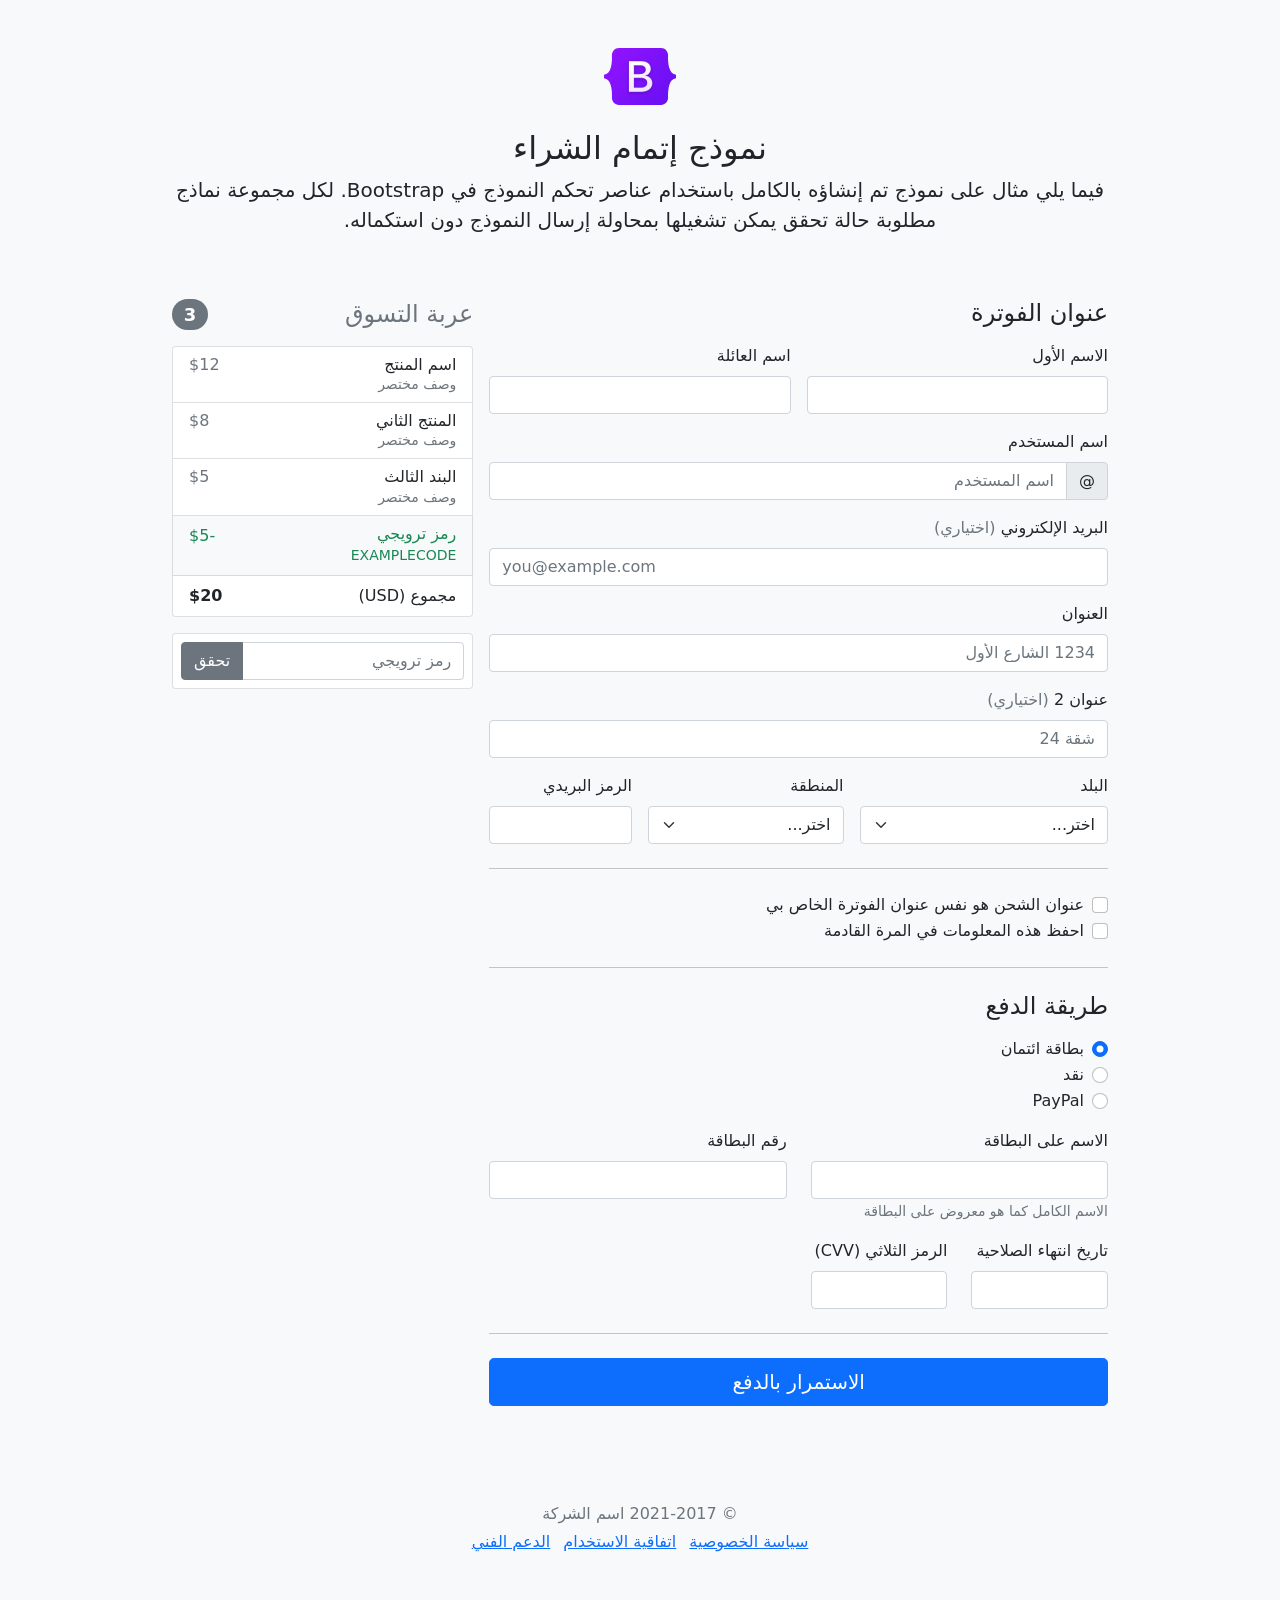
<file: projects/practice3/bootstrap-5.1.3-examples/checkout-rtl/index.html>
<!doctype html>
<html lang="ar" dir="rtl">
  <head>
    <meta charset="utf-8">
    <meta name="viewport" content="width=device-width, initial-scale=1">
    <meta name="description" content="">
    <meta name="author" content="Mark Otto, Jacob Thornton, and Bootstrap contributors">
    <meta name="generator" content="Hugo 0.88.1">
    <title>مثال إتمام الشراء · Bootstrap v5.1</title>

    <link rel="canonical" href="https://getbootstrap.com/docs/5.1/examples/checkout-rtl/">

    

    <!-- Bootstrap core CSS -->
<link href="../assets/dist/css/bootstrap.rtl.min.css" rel="stylesheet">

    <style>
      .bd-placeholder-img {
        font-size: 1.125rem;
        text-anchor: middle;
        -webkit-user-select: none;
        -moz-user-select: none;
        user-select: none;
      }

      @media (min-width: 768px) {
        .bd-placeholder-img-lg {
          font-size: 3.5rem;
        }
      }
    </style>

    
    <!-- Custom styles for this template -->
    <link href="../checkout/form-validation.css" rel="stylesheet">
  </head>
  <body class="bg-light">
    
<div class="container">
  <main>
    <div class="py-5 text-center">
      <img class="d-block mx-auto mb-4" src="../assets/brand/bootstrap-logo.svg" alt="" width="72" height="57">
      <h2>نموذج إتمام الشراء</h2>
      <p class="lead">فيما يلي مثال على نموذج تم إنشاؤه بالكامل باستخدام عناصر تحكم النموذج في Bootstrap. لكل مجموعة نماذج مطلوبة حالة تحقق يمكن تشغيلها بمحاولة إرسال النموذج دون استكماله.</p>
    </div>

    <div class="row g-3">
      <div class="col-md-5 col-lg-4 order-md-last">
        <h4 class="d-flex justify-content-between align-items-center mb-3">
          <span class="text-muted">عربة التسوق</span>
          <span class="badge bg-secondary rounded-pill">3</span>
        </h4>
        <ul class="list-group mb-3">
          <li class="list-group-item d-flex justify-content-between lh-sm">
            <div>
              <h6 class="my-0">اسم المنتج</h6>
              <small class="text-muted">وصف مختصر</small>
            </div>
            <span class="text-muted">$12</span>
          </li>
          <li class="list-group-item d-flex justify-content-between lh-sm">
            <div>
              <h6 class="my-0">المنتج الثاني</h6>
              <small class="text-muted">وصف مختصر</small>
            </div>
            <span class="text-muted">$8</span>
          </li>
          <li class="list-group-item d-flex justify-content-between lh-sm">
            <div>
              <h6 class="my-0">البند الثالث</h6>
              <small class="text-muted">وصف مختصر</small>
            </div>
            <span class="text-muted">$5</span>
          </li>
          <li class="list-group-item d-flex justify-content-between bg-light">
            <div class="text-success">
              <h6 class="my-0">رمز ترويجي</h6>
              <small>EXAMPLECODE</small>
            </div>
            <span class="text-success">-$5</span>
          </li>
          <li class="list-group-item d-flex justify-content-between">
            <span>مجموع (USD)</span>
            <strong>$20</strong>
          </li>
        </ul>

        <form class="card p-2">
          <div class="input-group">
            <input type="text" class="form-control" placeholder="رمز ترويجي">
            <button type="submit" class="btn btn-secondary">تحقق</button>
          </div>
        </form>
      </div>
      <div class="col-md-7 col-lg-8">
        <h4 class="mb-3">عنوان الفوترة</h4>
        <form class="needs-validation" novalidate>
          <div class="row g-3">
            <div class="col-sm-6">
              <label for="firstName" class="form-label">الاسم الأول</label>
              <input type="text" class="form-control" id="firstName" placeholder="" value="" required>
              <div class="invalid-feedback">
                يرجى إدخال اسم أول صحيح.
              </div>
            </div>

            <div class="col-sm-6">
              <label for="lastName" class="form-label">اسم العائلة</label>
              <input type="text" class="form-control" id="lastName" placeholder="" value="" required>
              <div class="invalid-feedback">
                يرجى إدخال اسم عائلة صحيح.
              </div>
            </div>

            <div class="col-12">
              <label for="username" class="form-label">اسم المستخدم</label>
              <div class="input-group has-validation">
                <span class="input-group-text">@</span>
                <input type="text" class="form-control" id="username" placeholder="اسم المستخدم" required>
              <div class="invalid-feedback">
                اسم المستخدم الخاص بك مطلوب.
                </div>
              </div>
            </div>

            <div class="col-12">
              <label for="email" class="form-label">البريد الإلكتروني <span class="text-muted">(اختياري)</span></label>
              <input type="email" class="form-control" id="email" placeholder="you@example.com">
              <div class="invalid-feedback">
                يرجى إدخال عنوان بريد إلكتروني صحيح لتصلكم تحديثات الشحن.
              </div>
            </div>

            <div class="col-12">
              <label for="address" class="form-label">العنوان</label>
              <input type="text" class="form-control" id="address" placeholder="1234 الشارع الأول" required>
              <div class="invalid-feedback">
                يرجى إدخال عنوان الشحن الخاص بك.
              </div>
            </div>

            <div class="col-12">
              <label for="address2" class="form-label">عنوان 2 <span class="text-muted">(اختياري)</span></label>
              <input type="text" class="form-control" id="address2" placeholder="شقة 24">
            </div>

            <div class="col-md-5">
              <label for="country" class="form-label">البلد</label>
              <select class="form-select" id="country" required>
                <option value="">اختر...</option>
                <option>الولايات المتحدة الأمريكية</option>
              </select>
              <div class="invalid-feedback">
                يرجى اختيار بلد صحيح.
              </div>
            </div>

            <div class="col-md-4">
              <label for="state" class="form-label">المنطقة</label>
              <select class="form-select" id="state" required>
                <option value="">اختر...</option>
                <option>كاليفورنيا</option>
              </select>
              <div class="invalid-feedback">
                يرجى اختيار اسم منطقة صحيح.
              </div>
            </div>

            <div class="col-md-3">
              <label for="zip" class="form-label">الرمز البريدي</label>
              <input type="text" class="form-control" id="zip" placeholder="" required>
              <div class="invalid-feedback">
                الرمز البريدي مطلوب.
              </div>
            </div>
          </div>

          <hr class="my-4">

          <div class="form-check">
            <input type="checkbox" class="form-check-input" id="same-address">
            <label class="form-check-label" for="same-address">عنوان الشحن هو نفس عنوان الفوترة الخاص بي</label>
          </div>

          <div class="form-check">
            <input type="checkbox" class="form-check-input" id="save-info">
            <label class="form-check-label" for="save-info">احفظ هذه المعلومات في المرة القادمة</label>
          </div>

          <hr class="my-4">

          <h4 class="mb-3">طريقة الدفع</h4>

          <div class="my-3">
            <div class="form-check">
              <input id="credit" name="paymentMethod" type="radio" class="form-check-input" checked required>
              <label class="form-check-label" for="credit">بطاقة ائتمان</label>
            </div>
            <div class="form-check">
              <input id="cash" name="paymentMethod" type="radio" class="form-check-input" required>
              <label class="form-check-label" for="cash">نقد</label>
            </div>
            <div class="form-check">
              <input id="paypal" name="paymentMethod" type="radio" class="form-check-input" required>
              <label class="form-check-label" for="paypal">PayPal</label>
            </div>
          </div>

          <div class="row gy-3">
            <div class="col-md-6">
              <label for="cc-name" class="form-label">الاسم على البطاقة</label>
              <input type="text" class="form-control" id="cc-name" placeholder="" required>
              <small class="text-muted">الاسم الكامل كما هو معروض على البطاقة</small>
              <div class="invalid-feedback">
                الاسم على البطاقة مطلوب
              </div>
            </div>

            <div class="col-md-6">
              <label for="cc-number" class="form-label">رقم البطاقة</label>
              <input type="text" class="form-control" id="cc-number" placeholder="" required>
              <div class="invalid-feedback">
                رقم بطاقة الائتمان مطلوب
              </div>
            </div>

            <div class="col-md-3">
              <label for="cc-expiration" class="form-label">تاريخ انتهاء الصلاحية</label>
              <input type="text" class="form-control" id="cc-expiration" placeholder="" required>
              <div class="invalid-feedback">
                تاريخ انتهاء الصلاحية مطلوب
              </div>
            </div>

            <div class="col-md-3">
              <label for="cc-cvv" class="form-label">الرمز الثلاثي (CVV)</label>
              <input type="text" class="form-control" id="cc-cvv" placeholder="" required>
              <div class="invalid-feedback">
                رمز الحماية مطلوب
              </div>
            </div>
          </div>

          <hr class="my-4">

          <button class="w-100 btn btn-primary btn-lg" type="submit">الاستمرار بالدفع</button>
        </form>
      </div>
    </div>
  </main>
  <footer class="my-5 pt-5 text-muted text-center text-small">
    <p class="mb-1">&copy; 2021-2017 اسم الشركة</p>
    <ul class="list-inline">
      <li class="list-inline-item"><a href="#">سياسة الخصوصية</a></li>
      <li class="list-inline-item"><a href="#">اتفاقية الاستخدام</a></li>
      <li class="list-inline-item"><a href="#">الدعم الفني</a></li>
    </ul>
  </footer>
</div>


    <script src="../assets/dist/js/bootstrap.bundle.min.js"></script>

      <script src="../checkout/form-validation.js"></script>
  </body>
</html>
</file>
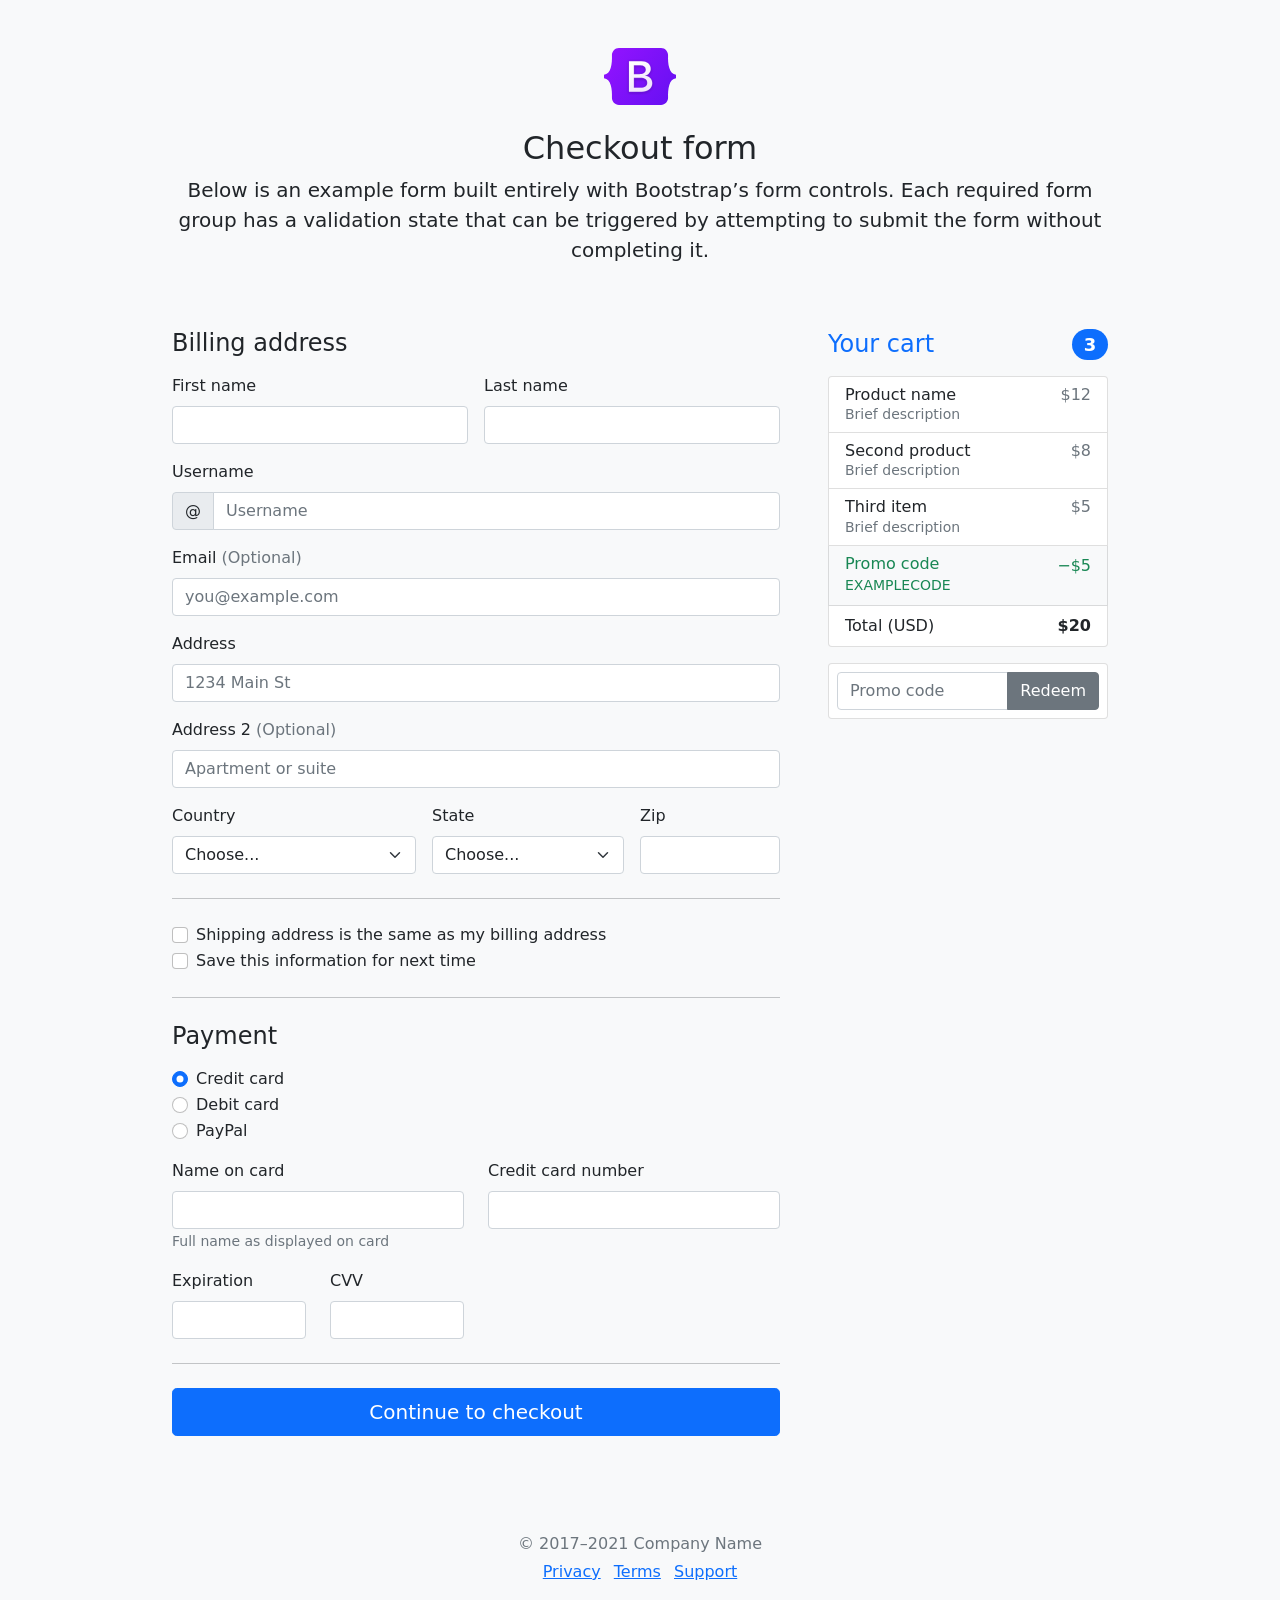
<file: projects/practice3/bootstrap-5.1.3-examples/checkout/index.html>
<!doctype html>
<html lang="en">
  <head>
    <meta charset="utf-8">
    <meta name="viewport" content="width=device-width, initial-scale=1">
    <meta name="description" content="">
    <meta name="author" content="Mark Otto, Jacob Thornton, and Bootstrap contributors">
    <meta name="generator" content="Hugo 0.88.1">
    <title>Checkout example · Bootstrap v5.1</title>

    <link rel="canonical" href="https://getbootstrap.com/docs/5.1/examples/checkout/">

    

    <!-- Bootstrap core CSS -->
<link href="../assets/dist/css/bootstrap.min.css" rel="stylesheet">

    <style>
      .bd-placeholder-img {
        font-size: 1.125rem;
        text-anchor: middle;
        -webkit-user-select: none;
        -moz-user-select: none;
        user-select: none;
      }

      @media (min-width: 768px) {
        .bd-placeholder-img-lg {
          font-size: 3.5rem;
        }
      }
    </style>

    
    <!-- Custom styles for this template -->
    <link href="form-validation.css" rel="stylesheet">
  </head>
  <body class="bg-light">
    
<div class="container">
  <main>
    <div class="py-5 text-center">
      <img class="d-block mx-auto mb-4" src="../assets/brand/bootstrap-logo.svg" alt="" width="72" height="57">
      <h2>Checkout form</h2>
      <p class="lead">Below is an example form built entirely with Bootstrap’s form controls. Each required form group has a validation state that can be triggered by attempting to submit the form without completing it.</p>
    </div>

    <div class="row g-5">
      <div class="col-md-5 col-lg-4 order-md-last">
        <h4 class="d-flex justify-content-between align-items-center mb-3">
          <span class="text-primary">Your cart</span>
          <span class="badge bg-primary rounded-pill">3</span>
        </h4>
        <ul class="list-group mb-3">
          <li class="list-group-item d-flex justify-content-between lh-sm">
            <div>
              <h6 class="my-0">Product name</h6>
              <small class="text-muted">Brief description</small>
            </div>
            <span class="text-muted">$12</span>
          </li>
          <li class="list-group-item d-flex justify-content-between lh-sm">
            <div>
              <h6 class="my-0">Second product</h6>
              <small class="text-muted">Brief description</small>
            </div>
            <span class="text-muted">$8</span>
          </li>
          <li class="list-group-item d-flex justify-content-between lh-sm">
            <div>
              <h6 class="my-0">Third item</h6>
              <small class="text-muted">Brief description</small>
            </div>
            <span class="text-muted">$5</span>
          </li>
          <li class="list-group-item d-flex justify-content-between bg-light">
            <div class="text-success">
              <h6 class="my-0">Promo code</h6>
              <small>EXAMPLECODE</small>
            </div>
            <span class="text-success">−$5</span>
          </li>
          <li class="list-group-item d-flex justify-content-between">
            <span>Total (USD)</span>
            <strong>$20</strong>
          </li>
        </ul>

        <form class="card p-2">
          <div class="input-group">
            <input type="text" class="form-control" placeholder="Promo code">
            <button type="submit" class="btn btn-secondary">Redeem</button>
          </div>
        </form>
      </div>
      <div class="col-md-7 col-lg-8">
        <h4 class="mb-3">Billing address</h4>
        <form class="needs-validation" novalidate>
          <div class="row g-3">
            <div class="col-sm-6">
              <label for="firstName" class="form-label">First name</label>
              <input type="text" class="form-control" id="firstName" placeholder="" value="" required>
              <div class="invalid-feedback">
                Valid first name is required.
              </div>
            </div>

            <div class="col-sm-6">
              <label for="lastName" class="form-label">Last name</label>
              <input type="text" class="form-control" id="lastName" placeholder="" value="" required>
              <div class="invalid-feedback">
                Valid last name is required.
              </div>
            </div>

            <div class="col-12">
              <label for="username" class="form-label">Username</label>
              <div class="input-group has-validation">
                <span class="input-group-text">@</span>
                <input type="text" class="form-control" id="username" placeholder="Username" required>
              <div class="invalid-feedback">
                  Your username is required.
                </div>
              </div>
            </div>

            <div class="col-12">
              <label for="email" class="form-label">Email <span class="text-muted">(Optional)</span></label>
              <input type="email" class="form-control" id="email" placeholder="you@example.com">
              <div class="invalid-feedback">
                Please enter a valid email address for shipping updates.
              </div>
            </div>

            <div class="col-12">
              <label for="address" class="form-label">Address</label>
              <input type="text" class="form-control" id="address" placeholder="1234 Main St" required>
              <div class="invalid-feedback">
                Please enter your shipping address.
              </div>
            </div>

            <div class="col-12">
              <label for="address2" class="form-label">Address 2 <span class="text-muted">(Optional)</span></label>
              <input type="text" class="form-control" id="address2" placeholder="Apartment or suite">
            </div>

            <div class="col-md-5">
              <label for="country" class="form-label">Country</label>
              <select class="form-select" id="country" required>
                <option value="">Choose...</option>
                <option>United States</option>
              </select>
              <div class="invalid-feedback">
                Please select a valid country.
              </div>
            </div>

            <div class="col-md-4">
              <label for="state" class="form-label">State</label>
              <select class="form-select" id="state" required>
                <option value="">Choose...</option>
                <option>California</option>
              </select>
              <div class="invalid-feedback">
                Please provide a valid state.
              </div>
            </div>

            <div class="col-md-3">
              <label for="zip" class="form-label">Zip</label>
              <input type="text" class="form-control" id="zip" placeholder="" required>
              <div class="invalid-feedback">
                Zip code required.
              </div>
            </div>
          </div>

          <hr class="my-4">

          <div class="form-check">
            <input type="checkbox" class="form-check-input" id="same-address">
            <label class="form-check-label" for="same-address">Shipping address is the same as my billing address</label>
          </div>

          <div class="form-check">
            <input type="checkbox" class="form-check-input" id="save-info">
            <label class="form-check-label" for="save-info">Save this information for next time</label>
          </div>

          <hr class="my-4">

          <h4 class="mb-3">Payment</h4>

          <div class="my-3">
            <div class="form-check">
              <input id="credit" name="paymentMethod" type="radio" class="form-check-input" checked required>
              <label class="form-check-label" for="credit">Credit card</label>
            </div>
            <div class="form-check">
              <input id="debit" name="paymentMethod" type="radio" class="form-check-input" required>
              <label class="form-check-label" for="debit">Debit card</label>
            </div>
            <div class="form-check">
              <input id="paypal" name="paymentMethod" type="radio" class="form-check-input" required>
              <label class="form-check-label" for="paypal">PayPal</label>
            </div>
          </div>

          <div class="row gy-3">
            <div class="col-md-6">
              <label for="cc-name" class="form-label">Name on card</label>
              <input type="text" class="form-control" id="cc-name" placeholder="" required>
              <small class="text-muted">Full name as displayed on card</small>
              <div class="invalid-feedback">
                Name on card is required
              </div>
            </div>

            <div class="col-md-6">
              <label for="cc-number" class="form-label">Credit card number</label>
              <input type="text" class="form-control" id="cc-number" placeholder="" required>
              <div class="invalid-feedback">
                Credit card number is required
              </div>
            </div>

            <div class="col-md-3">
              <label for="cc-expiration" class="form-label">Expiration</label>
              <input type="text" class="form-control" id="cc-expiration" placeholder="" required>
              <div class="invalid-feedback">
                Expiration date required
              </div>
            </div>

            <div class="col-md-3">
              <label for="cc-cvv" class="form-label">CVV</label>
              <input type="text" class="form-control" id="cc-cvv" placeholder="" required>
              <div class="invalid-feedback">
                Security code required
              </div>
            </div>
          </div>

          <hr class="my-4">

          <button class="w-100 btn btn-primary btn-lg" type="submit">Continue to checkout</button>
        </form>
      </div>
    </div>
  </main>

  <footer class="my-5 pt-5 text-muted text-center text-small">
    <p class="mb-1">&copy; 2017–2021 Company Name</p>
    <ul class="list-inline">
      <li class="list-inline-item"><a href="#">Privacy</a></li>
      <li class="list-inline-item"><a href="#">Terms</a></li>
      <li class="list-inline-item"><a href="#">Support</a></li>
    </ul>
  </footer>
</div>


    <script src="../assets/dist/js/bootstrap.bundle.min.js"></script>

      <script src="form-validation.js"></script>
  </body>
</html>
</file>
<file: styles.css>
@import url('https://fonts.googleapis.com/css2?family=Bodoni+Moda:wght@400;500;600;700&display=swap');

* {
    box-sizing: border-box;
    margin: 0;
    padding: 0;
}

html {
    scroll-behavior: smooth;
}

.home-page {
    background-color: #f7f5f2;
    color: #393333;
    font-family: 'Montserrat', sans-serif;
}

.navbar {
    display: flex;
    position: relative;
    justify-content: flex-end;
    align-items: center;
    width: 100%;
    padding: 25px 40px;
    background-color: #393333;
}

.logo {
    position: absolute;
    left: 0; 
    font-family: 'Bodoni Moda', serif;
    font-size: 1.2rem;
    margin-left: 40px;
    color:#f7f5f2; 
    text-decoration: none;
    transition: 0.3s;
}

.logo:hover {
    color: #d9a9a9;
}

.navbar nav a {
    display: inline-block;
    color: #f7f5f2;
    text-decoration: none;
    margin-left: 40px;
    font-size: 1rem;
    font-weight: lighter;
    transition: color 0.3s;
}

.navbar nav a:hover {
    color: #d9a9a9;
}

.header-container {
    display: flex;
    justify-content: center;
    align-items: center;
    min-height: 400px;
    flex-direction: column;
    padding: 75px 20px;
    text-align: center;
    position: relative;
    overflow: hidden;
}

.header-container h1 {
    font-family: 'Bodoni Moda', serif;
    font-size: 6rem;
    font-weight: 400px;
    margin-top: 15px;
    position: relative;
    z-index: 1;
}

.intro {
    position: relative;
    z-index: 1;
    max-width: 600px;
    margin: 0 auto;
    line-height: 1.8;
    font-size: 1rem;
}

.projects-section {
    padding: 65px 40px 90px;
}

.section-heading {
    text-align: center;
    margin-bottom: 60px;

}

.section-heading h2, 
.about-section h2 {
    font-size: 2.7rem;
    font-weight: 500px;
    margin-bottom: 12px;
}

.section-heading p {
    color: #77706d;
}

.project-grid {
    display: grid;
    grid-template-columns: repeat(3, 1fr);
    gap: 30px;
    max-width: 1200px;
    margin: 0 auto;
}

.project-card {
    background-color: white;
    border: 1px solid #eae3df;
    border-radius: 20px;
    overflow: hidden;
    box-shadow: 0 4px 12px rgba(57, 51, 51 , 0.06);
    transition: transform 0.3s, box-shadow 0.3s;
}

.project-card:hover {
    transform: translateY(-7px);
    box-shadow: 0 8px 20px rgba(57, 51, 51, 0.12);
    border-color: #d9a9a9;
    
}
.project-card img {
    display: block;
    padding: 10px;
    width: 90%;
    aspect-ratio: 1/1;
    object-fit: cover;
    margin: 10px auto;
    border-radius: 20px;
}

.project-info {
    padding: 22px;
}

.project-info h3 {
    margin-bottom: 10px;
    font-size: 1.2rem;
}

.project-button {
    display: inline-block;
    background-color: #b3a3a3;
    color: white;
    text-decoration: none;
    padding: 10px 18px;
    border-radius: 5px;
    font-size: .75rem;
    transition: background-color 0.3s;
}

.project-button:hover {
    background-color: #393333;
}

.about-section {
    background-color: #ede5e1;
    text-align: center;
    padding: 85px 40px;
}

.about-section p {
    max-width: 650px;
    margin: 0 auto;
    font-size: .9rem;
    line-height: 1.8;
}

footer {
    display: flex;
    justify-content: space-between;
    align-items: center;
    background-color: #393333;
    color: #f7f5f2;
    padding: 25px 40px;
    font-size: .8rem;
}

footer a {
    color: #F7F5F2;
    text-decoration: none;
    transition: color 0.3s;
}

footer a:hover {
    color: #d9a9a9;
}

.project-nav {
    position: fixed;
    bottom: 25px;
    right: 25px;
    z-index: 1000;
}

.back-button {
    display: inline-block;
    background-color: #a16f72;
    color: #F7F5F2;
    text-decoration: none;
    font-size: 1rem;
    transition: color 0.3s;
    padding: 10px 18px;
    border-radius: 6px;
    transition: background-color 0.3s;
}

.back-button:hover {
    background-color: #393333;
}

@media (max-width: 900px) {
    .project-grid {
        grid-template-columns: repeat(2, 1fr);
    }

    .header-container h1 {
        font-size: 4rem;
    }
}

@media (max-width: 600px) {
    .navbar {
        padding: 20px;
    }

    .navbar nav {
        gap: 15px;
    }

    .navbar nav a {
        font-size: .75rem;
    }

    .header-container {
        padding: 80px 20px;
    }

    .header-container h1 {
        font-size: 3rem;
    }

    .projects-section {
        padding: 50px 20px;
    }

    .project-grid {
        grid-template-columns: 1fr;
    }

    .about-section {
        padding: 60px 20px;
    }

    footer {
        flex-direction: column;
        gap: 12px;
        text-align: center;
        padding: 25px 20px;
    }
}
</file>
<file: projects/individual1/style.css>
.image-container {
  position: relative;
  display: inline-block;
  width: 100%;
  max-width: 2000px;
}

.responsive-image {
  width: 100%;
  height: auto;
  display: block;
}

.overlay-text {
  position: absolute;
  top: 50%;
  left: 50%;
  transform: translate(-50%, -50%);
  color: white;
  text-align: center;
  padding: 20px;
  border-radius: 8px;
  
  h1 {
    font-size: 60px;
    margin-bottom: 10px;
    font-family:'Gill Sans', 'Gill Sans MT', Calibri, 'Trebuchet MS', sans-serif;
  }

  p {
    font-size: 24px;
  }
}

p {
    font-size: 16px;
}

body {
    background-color:rgb(234, 234, 234);
    margin-left: 20px;
    margin-right: 20px;
    margin-bottom: 40px;
}

h2 {
    font-family:'Gill Sans', 'Gill Sans MT', Calibri, 'Trebuchet MS', sans-serif;
    color: rgb(64, 64, 64);
}

.details-header {
  h1 {
  text-align: center;
  font-size: 40px;
  font-family:'Gill Sans', 'Gill Sans MT', Calibri, 'Trebuchet MS', sans-serif;
  margin-bottom: 10px;
  }

  p {
    text-align: center;
    font-size: 16px;
  }
}

.guitar-one {
  width: 250px;
  height: auto;
  display: block;
  margin-right: 40px;
  margin-bottom: 20px;
  border-radius: 8px;
  border: 10px solid gray;
}

.condition {
  max-width: 450px;
}

form {
    margin-bottom: 40px;
}

.project-nav {
    position: fixed;
    bottom: 25px;
    right: 25px;
    z-index: 1000;
}

.back-button {
    display: inline-block;
    background-color: #a16f72;
    color: #F7F5F2;
    text-decoration: none;
    font-size: 1rem;
    transition: color 0.3s;
    padding: 10px 18px;
    border-radius: 6px;
    transition: background-color 0.3s;
}

.back-button:hover {
    background-color: #393333;
}
</file>
<file: projects/individual4/style.css>
@import url('https://fonts.googleapis.com/css2?family=Bodoni+Moda:wght@400;500;600&family=Montserrat:wght@400;500&display=swap');

* {
    box-sizing: border-box;
    margin: 0;
    padding: 0;
}

body {
    background-color: #F7F5F2;
    color: #393333;
    font-family: 'Montserrat', sans-serif;
}

.coming-soon {
    min-height: 100vh;
    display: flex;
    flex-direction: column;
    justify-content: center;
    align-items: center;
    padding: 30px
}

.coming-soon h1 {
    font-size: 4rem;
    padding-bottom: 40px;
}

.coming-soon p {
    font-size: 1rem;
    padding-bottom: 40px;
}

.loading-img {
    width: 600px;
    height: auto;
    margin-bottom: 40px;
}

.project-nav {
    position: fixed;
    bottom: 25px;
    right: 25px;
    z-index: 1000;
}

.back-button {
    display: inline-block;
    background-color: #a16f72;
    color: #F7F5F2;
    text-decoration: none;
    font-size: 1rem;
    transition: color 0.3s;
    padding: 10px 18px;
    border-radius: 6px;
    transition: background-color 0.3s;
}

.back-button:hover {
    background-color: #393333;
}
</file>
<file: projects/practice3/product/product.css>
.container {
  max-width: 960px;
}

nav a {
  text-decoration: none;
}


/*
 * Custom translucent site header
 */

.site-header {
  background-color: rgba(0, 0, 0, .85);
  -webkit-backdrop-filter: saturate(180%) blur(20px);
  backdrop-filter: saturate(180%) blur(20px);
}
.site-header a {
  color: #8e8e8e;
  transition: color .15s ease-in-out;
}
.site-header a:hover {
  color: #fff;
  text-decoration: none;
}

.header {
  color: white;
}

.header-p {
  color: white;
}

.header-btn {
  color: white;
  border-color: white;
}
/*
 * Dummy devices (replace them with your own or something else entirely!)
 */

 .collection-p {
  padding: 0 20px;
  font-size: 1.1rem;
 }
.product-device {
  position: absolute;
  right: 10%;
  bottom: -30%;
  width: 300px;
  height: 540px;
  background-color: #333;
  border-radius: 21px;
  transform: rotate(30deg);
}

.product-device::before {
  position: absolute;
  top: 10%;
  right: 10px;
  bottom: 10%;
  left: 10px;
  content: "";
  background-color: rgba(255, 255, 255, .1);
  border-radius: 5px;
}

.product-device-2 {
  top: -25%;
  right: auto;
  bottom: 0;
  left: 5%;
  background-color: #e5e5e5;
}

.collection-content {
  position: relative;
  z-index: 1;
  height: 100%;
  display: flex;
  flex-direction: column;
  justify-content: flex-start;
  align-items: center;
  padding-top: 40px;
}


/*
 * Extra utilities
 */

.flex-equal > * {
  flex: 1;
}
@media (min-width: 768px) {
  .flex-md-equal > * {
    flex: 1;
  }
}

.project-nav {
    position: fixed;
    bottom: 25px;
    right: 25px;
    z-index: 1000;
}

.back-button {
    display: inline-block;
    background-color: #a16f72;
    color: #F7F5F2;
    text-decoration: none;
    font-size: 1rem;
    transition: color 0.3s;
    padding: 10px 18px;
    border-radius: 6px;
    transition: background-color 0.3s;
}

.back-button:hover {
    color: #f7f5f2;
    background-color: #393333;
}
</file>
<file: projects/practice3/bootstrap-5.1.3-examples/blog/blog.rtl.css>
/* stylelint-disable selector-list-comma-newline-after */

.blog-header {
  line-height: 1;
  border-bottom: 1px solid #e5e5e5;
}

.blog-header-logo {
  font-family: Amiri, Georgia, "Times New Roman", serif;
  font-size: 2.25rem;
}

.blog-header-logo:hover {
  text-decoration: none;
}

h1, h2, h3, h4, h5, h6 {
  font-family: Amiri, Georgia, "Times New Roman", serif;
}

.display-4 {
  font-size: 2.5rem;
}
@media (min-width: 768px) {
  .display-4 {
    font-size: 3rem;
  }
}

.nav-scroller {
  position: relative;
  z-index: 2;
  height: 2.75rem;
  overflow-y: hidden;
}

.nav-scroller .nav {
  display: flex;
  flex-wrap: nowrap;
  padding-bottom: 1rem;
  margin-top: -1px;
  overflow-x: auto;
  text-align: center;
  white-space: nowrap;
  -webkit-overflow-scrolling: touch;
}

.nav-scroller .nav-link {
  padding-top: .75rem;
  padding-bottom: .75rem;
  font-size: .875rem;
}

.card-img-right {
  height: 100%;
  border-radius: 3px 0 0 3px;
}

.flex-auto {
  flex: 0 0 auto;
}

.h-250 { height: 250px; }
@media (min-width: 768px) {
  .h-md-250 { height: 250px; }
}

/* Pagination */
.blog-pagination {
  margin-bottom: 4rem;
}
.blog-pagination > .btn {
  border-radius: 2rem;
}

/*
 * Blog posts
 */
.blog-post {
  margin-bottom: 4rem;
}
.blog-post-title {
  margin-bottom: .25rem;
  font-size: 2.5rem;
}
.blog-post-meta {
  margin-bottom: 1.25rem;
  color: #727272;
}

/*
 * Footer
 */
.blog-footer {
  padding: 2.5rem 0;
  color: #727272;
  text-align: center;
  background-color: #f9f9f9;
  border-top: .05rem solid #e5e5e5;
}
.blog-footer p:last-child {
  margin-bottom: 0;
}
</file>
<file: projects/practice3/bootstrap-5.1.3-examples/blog/blog.css>
/* stylelint-disable selector-list-comma-newline-after */

.blog-header {
  line-height: 1;
  border-bottom: 1px solid #e5e5e5;
}

.blog-header-logo {
  font-family: "Playfair Display", Georgia, "Times New Roman", serif/*rtl:Amiri, Georgia, "Times New Roman", serif*/;
  font-size: 2.25rem;
}

.blog-header-logo:hover {
  text-decoration: none;
}

h1, h2, h3, h4, h5, h6 {
  font-family: "Playfair Display", Georgia, "Times New Roman", serif/*rtl:Amiri, Georgia, "Times New Roman", serif*/;
}

.display-4 {
  font-size: 2.5rem;
}
@media (min-width: 768px) {
  .display-4 {
    font-size: 3rem;
  }
}

.nav-scroller {
  position: relative;
  z-index: 2;
  height: 2.75rem;
  overflow-y: hidden;
}

.nav-scroller .nav {
  display: flex;
  flex-wrap: nowrap;
  padding-bottom: 1rem;
  margin-top: -1px;
  overflow-x: auto;
  text-align: center;
  white-space: nowrap;
  -webkit-overflow-scrolling: touch;
}

.nav-scroller .nav-link {
  padding-top: .75rem;
  padding-bottom: .75rem;
  font-size: .875rem;
}

.card-img-right {
  height: 100%;
  border-radius: 0 3px 3px 0;
}

.flex-auto {
  flex: 0 0 auto;
}

.h-250 { height: 250px; }
@media (min-width: 768px) {
  .h-md-250 { height: 250px; }
}

/* Pagination */
.blog-pagination {
  margin-bottom: 4rem;
}
.blog-pagination > .btn {
  border-radius: 2rem;
}

/*
 * Blog posts
 */
.blog-post {
  margin-bottom: 4rem;
}
.blog-post-title {
  margin-bottom: .25rem;
  font-size: 2.5rem;
}
.blog-post-meta {
  margin-bottom: 1.25rem;
  color: #727272;
}

/*
 * Footer
 */
.blog-footer {
  padding: 2.5rem 0;
  color: #727272;
  text-align: center;
  background-color: #f9f9f9;
  border-top: .05rem solid #e5e5e5;
}
.blog-footer p:last-child {
  margin-bottom: 0;
}
</file>
<file: projects/practice3/bootstrap-5.1.3-examples/carousel/carousel.rtl.css>
/* GLOBAL STYLES
-------------------------------------------------- */
/* Padding below the footer and lighter body text */

body {
  padding-top: 3rem;
  padding-bottom: 3rem;
  color: #5a5a5a;
}


/* CUSTOMIZE THE CAROUSEL
-------------------------------------------------- */

/* Carousel base class */
.carousel {
  margin-bottom: 4rem;
}
/* Since positioning the image, we need to help out the caption */
.carousel-caption {
  bottom: 3rem;
  z-index: 10;
}

/* Declare heights because of positioning of img element */
.carousel-item {
  height: 32rem;
}
.carousel-item > img {
  position: absolute;
  top: 0;
  right: 0;
  min-width: 100%;
  height: 32rem;
}


/* MARKETING CONTENT
-------------------------------------------------- */

/* Center align the text within the three columns below the carousel */
.marketing .col-lg-4 {
  margin-bottom: 1.5rem;
  text-align: center;
}
.marketing h2 {
  font-weight: 400;
}
.marketing .col-lg-4 p {
  margin-right: .75rem;
  margin-left: .75rem;
}


/* Featurettes
------------------------- */

.featurette-divider {
  margin: 5rem 0; /* Space out the Bootstrap <hr> more */
}

/* Thin out the marketing headings */
.featurette-heading {
  font-weight: 300;
  line-height: 1;
}


/* RESPONSIVE CSS
-------------------------------------------------- */

@media (min-width: 40em) {
  /* Bump up size of carousel content */
  .carousel-caption p {
    margin-bottom: 1.25rem;
    font-size: 1.25rem;
    line-height: 1.4;
  }

  .featurette-heading {
    font-size: 50px;
  }
}

@media (min-width: 62em) {
  .featurette-heading {
    margin-top: 7rem;
  }
}
</file>
<file: projects/practice3/bootstrap-5.1.3-examples/carousel/carousel.css>
/* GLOBAL STYLES
-------------------------------------------------- */
/* Padding below the footer and lighter body text */

body {
  padding-top: 3rem;
  padding-bottom: 3rem;
  color: #5a5a5a;
}


/* CUSTOMIZE THE CAROUSEL
-------------------------------------------------- */

/* Carousel base class */
.carousel {
  margin-bottom: 4rem;
}
/* Since positioning the image, we need to help out the caption */
.carousel-caption {
  bottom: 3rem;
  z-index: 10;
}

/* Declare heights because of positioning of img element */
.carousel-item {
  height: 32rem;
}
.carousel-item > img {
  position: absolute;
  top: 0;
  left: 0;
  min-width: 100%;
  height: 32rem;
}


/* MARKETING CONTENT
-------------------------------------------------- */

/* Center align the text within the three columns below the carousel */
.marketing .col-lg-4 {
  margin-bottom: 1.5rem;
  text-align: center;
}
.marketing h2 {
  font-weight: 400;
}
/* rtl:begin:ignore */
.marketing .col-lg-4 p {
  margin-right: .75rem;
  margin-left: .75rem;
}
/* rtl:end:ignore */


/* Featurettes
------------------------- */

.featurette-divider {
  margin: 5rem 0; /* Space out the Bootstrap <hr> more */
}

/* Thin out the marketing headings */
.featurette-heading {
  font-weight: 300;
  line-height: 1;
  /* rtl:remove */
  letter-spacing: -.05rem;
}


/* RESPONSIVE CSS
-------------------------------------------------- */

@media (min-width: 40em) {
  /* Bump up size of carousel content */
  .carousel-caption p {
    margin-bottom: 1.25rem;
    font-size: 1.25rem;
    line-height: 1.4;
  }

  .featurette-heading {
    font-size: 50px;
  }
}

@media (min-width: 62em) {
  .featurette-heading {
    margin-top: 7rem;
  }
}
</file>
<file: projects/practice3/bootstrap-5.1.3-examples/checkout/form-validation.css>
.container {
  max-width: 960px;
}
</file>
<file: projects/practice3/bootstrap-5.1.3-examples/cheatsheet/cheatsheet.rtl.css>
body {
  scroll-behavior: smooth;
}

/**
 * Bootstrap "Journal code" icon
 * @link https://icons.getbootstrap.com/icons/journal-code/
 */
.bd-heading a::before {
  display: inline-block;
  width: 1em;
  height: 1em;
  margin-left: .25rem;
  content: "";
  background-image: url("data:image/svg+xml,%3Csvg xmlns='http://www.w3.org/2000/svg' fill='%25230d6efd' viewBox='0 0 16 16'%3E%3Cpath d='M4 1h8a2 2 0 0 1 2 2v10a2 2 0 0 1-2 2H4a2 2 0 0 1-2-2h1a1 1 0 0 0 1 1h8a1 1 0 0 0 1-1V3a1 1 0 0 0-1-1H4a1 1 0 0 0-1 1H2a2 2 0 0 1 2-2z'/%3E%3Cpath d='M2 5v-.5a.5.5 0 0 1 1 0V5h.5a.5.5 0 0 1 0 1h-2a.5.5 0 0 1 0-1H2zm0 3v-.5a.5.5 0 0 1 1 0V8h.5a.5.5 0 0 1 0 1h-2a.5.5 0 0 1 0-1H2zm0 3v-.5a.5.5 0 0 1 1 0v.5h.5a.5.5 0 0 1 0 1h-2a.5.5 0 0 1 0-1H2z'/%3E%3Cpath fill-rule='evenodd' d='M8.646 5.646a.5.5 0 0 1 .708 0l2 2a.5.5 0 0 1 0 .708l-2 2a.5.5 0 0 1-.708-.708L10.293 8 8.646 6.354a.5.5 0 0 1 0-.708zm-1.292 0a.5.5 0 0 0-.708 0l-2 2a.5.5 0 0 0 0 .708l2 2a.5.5 0 0 0 .708-.708L5.707 8l1.647-1.646a.5.5 0 0 0 0-.708z'/%3E%3C/svg%3E");
  background-size: 1em;
}

/* stylelint-disable-next-line selector-max-universal */
.bd-heading + div > * + * {
  margin-top: 3rem;
}

/* Table of contents */
.bd-aside a {
  padding: .1875rem .5rem;
  margin-top: .125rem;
  margin-right: .3125rem;
  color: rgba(0, 0, 0, .65);
  text-decoration: none;
}

.bd-aside a:hover,
.bd-aside a:focus {
  color: rgba(0, 0, 0, .85);
  background-color: rgba(121, 82, 179, .1);
}

.bd-aside .active {
  font-weight: 600;
  color: rgba(0, 0, 0, .85);
}

.bd-aside .btn {
  padding: .25rem .5rem;
  font-weight: 600;
  color: rgba(0, 0, 0, .65);
  border: 0;
}

.bd-aside .btn:hover,
.bd-aside .btn:focus {
  color: rgba(0, 0, 0, .85);
  background-color: rgba(121, 82, 179, .1);
}

.bd-aside .btn:focus {
  box-shadow: 0 0 0 1px rgba(121, 82, 179, .7);
}

.bd-aside .btn::before {
  width: 1.25em;
  line-height: 0;
  content: url("data:image/svg+xml,%3csvg xmlns='http://www.w3.org/2000/svg' width='16' height='16' viewBox='0 0 16 16'%3e%3cpath fill='none' stroke='rgba%280,0,0,.5%29' stroke-linecap='round' stroke-linejoin='round' stroke-width='2' d='M5 14l6-6-6-6'/%3e%3c/svg%3e");
  transition: transform .35s ease;
  transform: rotate(180deg) translateX(-2px);
  transform-origin: .5em 50%;
}

.bd-aside .btn[aria-expanded="true"]::before {
  transform: rotate(90deg);
}


/* Examples */
.scrollspy-example {
  position: relative;
  height: 200px;
  margin-top: .5rem;
  overflow: auto;
}

[id="modal"] .bd-example .btn,
[id="buttons"] .bd-example .btn,
[id="tooltips"] .bd-example .btn,
[id="popovers"] .bd-example .btn,
[id="dropdowns"] .bd-example .btn-group,
[id="dropdowns"] .bd-example .dropdown,
[id="dropdowns"] .bd-example .dropup,
[id="dropdowns"] .bd-example .dropend,
[id="dropdowns"] .bd-example .dropstart {
  margin: 0 0 1rem 1rem;
}

/* Layout */
@media (min-width: 1200px) {
  body {
    display: grid;
    gap: 1rem;
    grid-template-columns: 1fr 4fr 1fr;
    grid-template-rows: auto;
  }

  .bd-header {
    position: fixed;
    top: 0;
    right: 0;
    left: 0;
    z-index: 1030;
    grid-column: 1 / span 3;
  }

  .bd-aside,
  .bd-cheatsheet {
    padding-top: 4rem;
  }

  /**
   * 1. Too bad only Firefox supports subgrids ATM
   */
  .bd-cheatsheet,
  .bd-cheatsheet section,
  .bd-cheatsheet article {
    display: inherit; /* 1 */
    gap: inherit; /* 1 */
    grid-template-columns: 1fr 4fr;
    grid-column: 1 / span 2;
    grid-template-rows: auto;
  }

  .bd-aside {
    grid-area: 1 / 3;
    scroll-margin-top: 4rem;
  }

  .bd-cheatsheet section,
  .bd-cheatsheet section > h2 {
    top: 2rem;
    scroll-margin-top: 2rem;
  }

  .bd-cheatsheet section > h2::before {
    position: absolute;
    top: 0;
    right: 0;
    bottom: -2rem;
    left: 0;
    z-index: -1;
    content: "";
    background-image: linear-gradient(to bottom, rgba(255, 255, 255, 1) calc(100% - 3rem), rgba(255, 255, 255, .01));
  }

  .bd-cheatsheet article,
  .bd-cheatsheet .bd-heading {
    top: 8rem;
    scroll-margin-top: 8rem;
  }

  .bd-cheatsheet .bd-heading {
    z-index: 1;
  }
}
</file>
<file: projects/practice3/bootstrap-5.1.3-examples/cheatsheet/cheatsheet.css>
body {
  scroll-behavior: smooth;
}

/**
 * Bootstrap "Journal code" icon
 * @link https://icons.getbootstrap.com/icons/journal-code/
 */
.bd-heading a::before {
  display: inline-block;
  width: 1em;
  height: 1em;
  margin-right: .25rem;
  content: "";
  background-image: url("data:image/svg+xml,%3Csvg xmlns='http://www.w3.org/2000/svg' fill='%25230d6efd' viewBox='0 0 16 16'%3E%3Cpath d='M4 1h8a2 2 0 0 1 2 2v10a2 2 0 0 1-2 2H4a2 2 0 0 1-2-2h1a1 1 0 0 0 1 1h8a1 1 0 0 0 1-1V3a1 1 0 0 0-1-1H4a1 1 0 0 0-1 1H2a2 2 0 0 1 2-2z'/%3E%3Cpath d='M2 5v-.5a.5.5 0 0 1 1 0V5h.5a.5.5 0 0 1 0 1h-2a.5.5 0 0 1 0-1H2zm0 3v-.5a.5.5 0 0 1 1 0V8h.5a.5.5 0 0 1 0 1h-2a.5.5 0 0 1 0-1H2zm0 3v-.5a.5.5 0 0 1 1 0v.5h.5a.5.5 0 0 1 0 1h-2a.5.5 0 0 1 0-1H2z'/%3E%3Cpath fill-rule='evenodd' d='M8.646 5.646a.5.5 0 0 1 .708 0l2 2a.5.5 0 0 1 0 .708l-2 2a.5.5 0 0 1-.708-.708L10.293 8 8.646 6.354a.5.5 0 0 1 0-.708zm-1.292 0a.5.5 0 0 0-.708 0l-2 2a.5.5 0 0 0 0 .708l2 2a.5.5 0 0 0 .708-.708L5.707 8l1.647-1.646a.5.5 0 0 0 0-.708z'/%3E%3C/svg%3E");
  background-size: 1em;
}

/* stylelint-disable-next-line selector-max-universal */
.bd-heading + div > * + * {
  margin-top: 3rem;
}

/* Table of contents */
.bd-aside a {
  padding: .1875rem .5rem;
  margin-top: .125rem;
  margin-left: .3125rem;
  color: rgba(0, 0, 0, .65);
  text-decoration: none;
}

.bd-aside a:hover,
.bd-aside a:focus {
  color: rgba(0, 0, 0, .85);
  background-color: rgba(121, 82, 179, .1);
}

.bd-aside .active {
  font-weight: 600;
  color: rgba(0, 0, 0, .85);
}

.bd-aside .btn {
  padding: .25rem .5rem;
  font-weight: 600;
  color: rgba(0, 0, 0, .65);
  border: 0;
}

.bd-aside .btn:hover,
.bd-aside .btn:focus {
  color: rgba(0, 0, 0, .85);
  background-color: rgba(121, 82, 179, .1);
}

.bd-aside .btn:focus {
  box-shadow: 0 0 0 1px rgba(121, 82, 179, .7);
}

.bd-aside .btn::before {
  width: 1.25em;
  line-height: 0;
  content: url("data:image/svg+xml,%3csvg xmlns='http://www.w3.org/2000/svg' width='16' height='16' viewBox='0 0 16 16'%3e%3cpath fill='none' stroke='rgba%280,0,0,.5%29' stroke-linecap='round' stroke-linejoin='round' stroke-width='2' d='M5 14l6-6-6-6'/%3e%3c/svg%3e");
  transition: transform .35s ease;

  /* rtl:raw:
  transform: rotate(180deg) translateX(-2px);
  */
  transform-origin: .5em 50%;
}

.bd-aside .btn[aria-expanded="true"]::before {
  transform: rotate(90deg)/* rtl:ignore */;
}


/* Examples */
.scrollspy-example {
  position: relative;
  height: 200px;
  margin-top: .5rem;
  overflow: auto;
}

[id="modal"] .bd-example .btn,
[id="buttons"] .bd-example .btn,
[id="tooltips"] .bd-example .btn,
[id="popovers"] .bd-example .btn,
[id="dropdowns"] .bd-example .btn-group,
[id="dropdowns"] .bd-example .dropdown,
[id="dropdowns"] .bd-example .dropup,
[id="dropdowns"] .bd-example .dropend,
[id="dropdowns"] .bd-example .dropstart {
  margin: 0 1rem 1rem 0;
}

/* Layout */
@media (min-width: 1200px) {
  body {
    display: grid;
    gap: 1rem;
    grid-template-columns: 1fr 4fr 1fr;
    grid-template-rows: auto;
  }

  .bd-header {
    position: fixed;
    top: 0;
    /* rtl:begin:ignore */
    right: 0;
    left: 0;
    /* rtl:end:ignore */
    z-index: 1030;
    grid-column: 1 / span 3;
  }

  .bd-aside,
  .bd-cheatsheet {
    padding-top: 4rem;
  }

  /**
   * 1. Too bad only Firefox supports subgrids ATM
   */
  .bd-cheatsheet,
  .bd-cheatsheet section,
  .bd-cheatsheet article {
    display: inherit; /* 1 */
    gap: inherit; /* 1 */
    grid-template-columns: 1fr 4fr;
    grid-column: 1 / span 2;
    grid-template-rows: auto;
  }

  .bd-aside {
    grid-area: 1 / 3;
    scroll-margin-top: 4rem;
  }

  .bd-cheatsheet section,
  .bd-cheatsheet section > h2 {
    top: 2rem;
    scroll-margin-top: 2rem;
  }

  .bd-cheatsheet section > h2::before {
    position: absolute;
    /* rtl:begin:ignore */
    top: 0;
    right: 0;
    bottom: -2rem;
    left: 0;
    /* rtl:end:ignore */
    z-index: -1;
    content: "";
    background-image: linear-gradient(to bottom, rgba(255, 255, 255, 1) calc(100% - 3rem), rgba(255, 255, 255, .01));
  }

  .bd-cheatsheet article,
  .bd-cheatsheet .bd-heading {
    top: 8rem;
    scroll-margin-top: 8rem;
  }

  .bd-cheatsheet .bd-heading {
    z-index: 1;
  }
}
</file>
